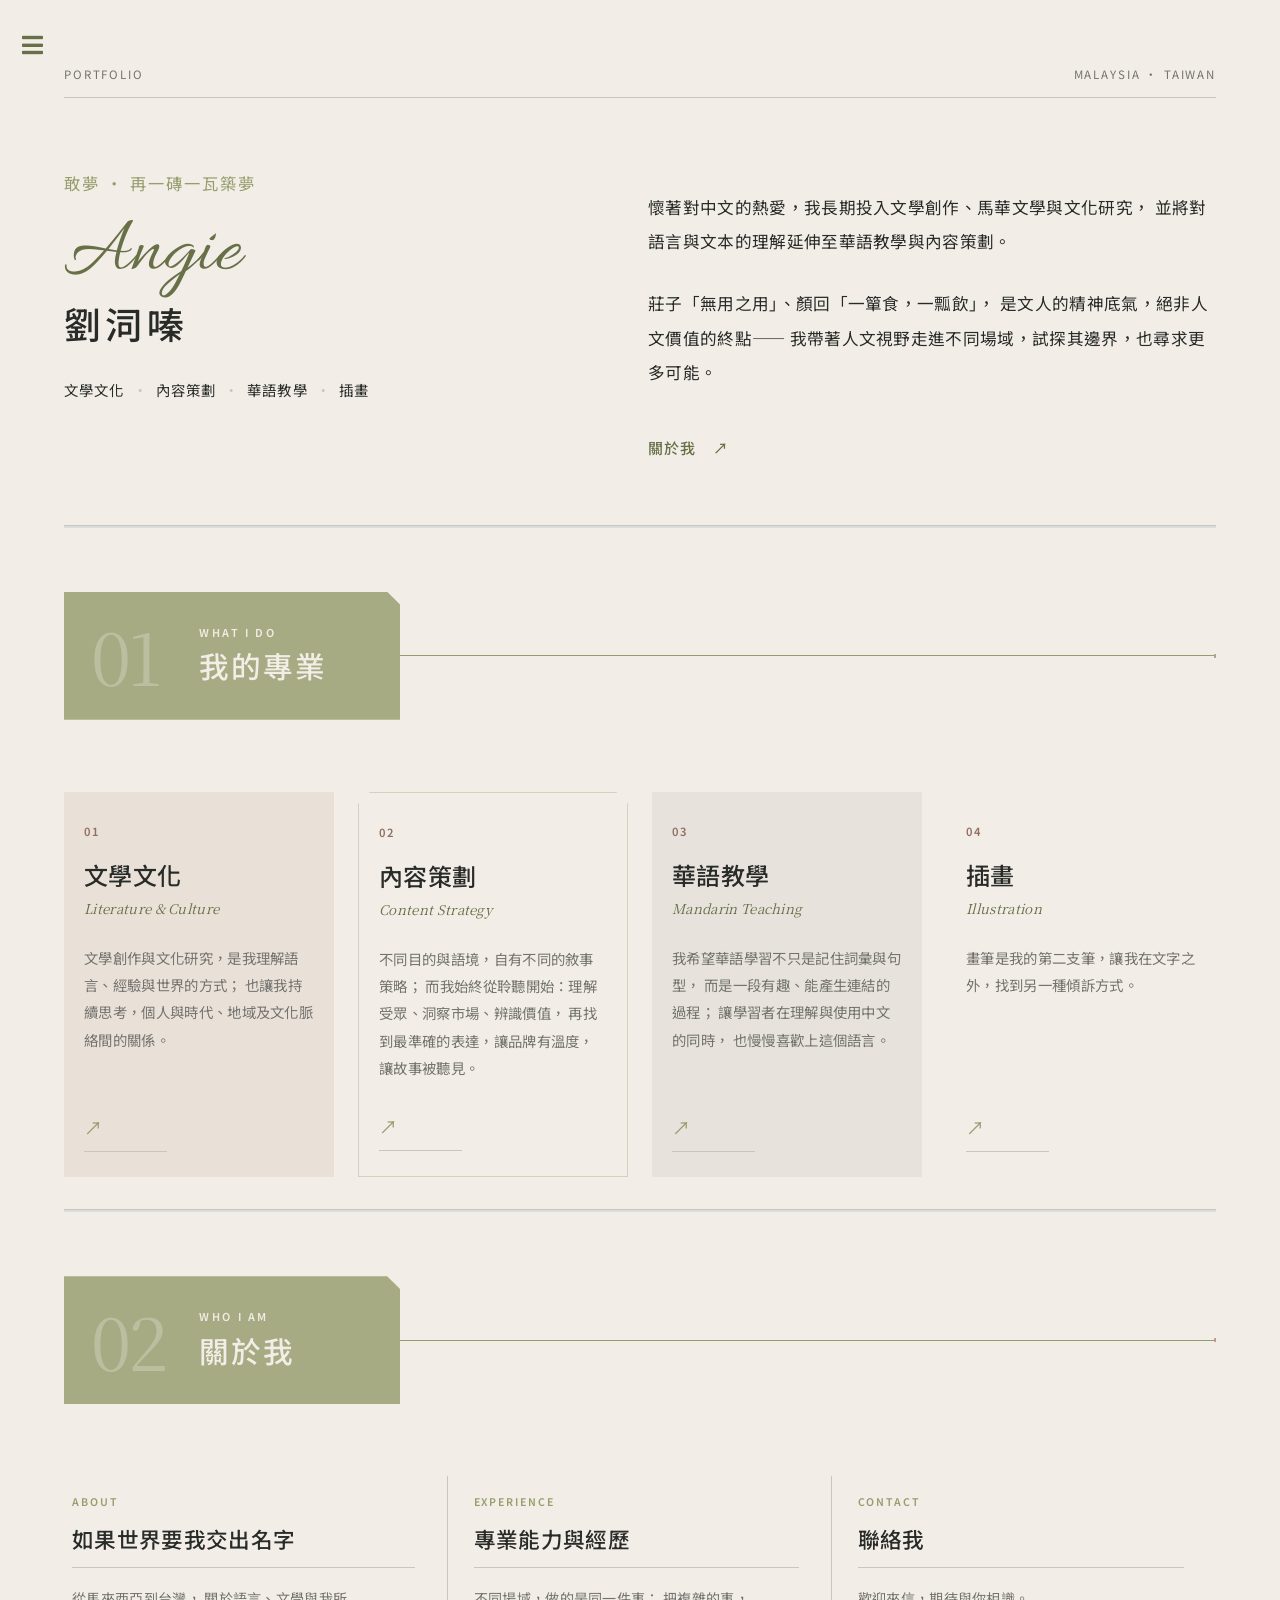
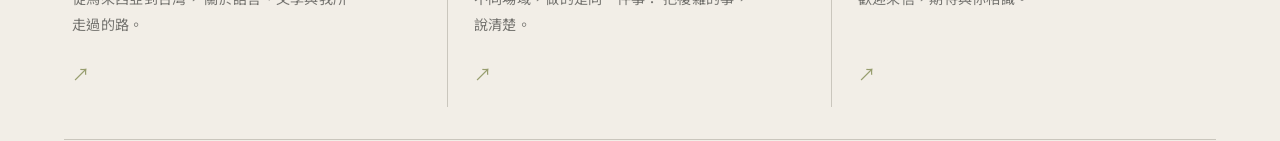
<file: index.html>
<!DOCTYPE HTML>
<!--
	Editorial by HTML5 UP
	html5up.net | @ajlkn
	Free for personal and commercial use under the CCA 3.0 license (html5up.net/license)
-->
<html lang="zh-Hant">

	<head>
		<title>Angie 劉泀嗪｜文學文化 · 內容策劃 · 華語教學 · 插畫</title>
		<meta charset="utf-8" />
		<meta name="viewport" content="width=device-width, initial-scale=1, user-scalable=no" />

		<link rel="stylesheet" href="assets/css/main.css" />
		<link rel="stylesheet" href="assets/css/visual.css" />
	</head>


	<body class="is-preload">

		<!-- Wrapper -->
		<div id="wrapper">


			<!-- Main -->
			<div id="main">

				<div class="inner">


					<!-- Hero -->
					<section class="home-hero">

						<div class="home-topline">

							<span>PORTFOLIO</span>

							<span>Malaysia · Taiwan</span>

						</div>


						<div class="home-hero-grid">


							<!-- Name -->
							<div class="home-identity">

								<p class="home-eyebrow">
									敢夢 · 再一磚一瓦築夢
								</p>

								<h1 class="home-name">

									<span class="name-en">
										Angie
									</span>

									<span class="name-zh">
										劉泀嗪
									</span>

								</h1>


								<p class="home-disciplines">

									<a href="writing.html">
										文學文化
									</a>

									<span>·</span>

									<a href="content.html">
										內容策劃
									</a>

									<span>·</span>

									<a href="teaching.html">
										華語教學
									</a>

									<span>·</span>

									<a href="illustration.html">
										插畫
									</a>

								</p>

							</div>


							<!-- Introduction -->
							<div class="home-intro">

								<p>
									懷著對中文的熱愛，我長期投入文學創作、馬華文學與文化研究，
									並將對語言與文本的理解延伸至華語教學與內容策劃。
								</p>

								<p>
									莊子「無用之用」、顏回「一簞食，一瓢飲」，
									是文人的精神底氣，絕非人文價值的終點——
									我帶著人文視野走進不同場域，試探其邊界，也尋求更多可能。
								</p>


								<p class="home-intro-link">

									<a href="about.html" class="editorial-link">
										關於我
										<span>↗</span>
									</a>

								</p>

							</div>


						</div>

					</section>



					<!-- WHAT I DO -->
					<section class="home-fields">


						<!-- Chapter Heading -->
						<div class="home-section-heading">

							<div class="section-number">
								01
							</div>

							<div class="section-heading-text">

								<p class="section-label">
									WHAT I DO
								</p>

								<h2>
									我的專業
								</h2>

							</div>

						</div>


						<!-- Editorial Fields -->
						<div class="practice-editorial-grid">


							<!-- Literature -->
							<a
								href="writing.html"
								class="practice-editorial-item practice-warm"
							>

								<span class="practice-number">
									01
								</span>

								<div class="practice-title">

									<h3>
										文學文化
									</h3>

									<span class="practice-en">
										Literature &amp; Culture
									</span>

								</div>

								<p class="practice-description">
									文學創作與文化研究，是我理解語言、經驗與世界的方式；
									也讓我持續思考，個人與時代、地域及文化脈絡間的關係。
								</p>

								<span class="practice-arrow">
									↗
								</span>

							</a>



							<!-- Content -->
							<a
								href="content.html"
								class="practice-editorial-item practice-outline"
							>

								<span class="practice-number">
									02
								</span>

								<div class="practice-title">

									<h3>
										內容策劃
									</h3>

									<span class="practice-en">
										Content Strategy
									</span>

								</div>

								<p class="practice-description">
									不同目的與語境，自有不同的敘事策略；
									而我始終從聆聽開始：理解受眾、洞察市場、辨識價值，
									再找到最準確的表達，讓品牌有溫度，讓故事被聽見。
								</p>

								<span class="practice-arrow">
									↗
								</span>

							</a>



							<!-- Teaching -->
							<a
								href="teaching.html"
								class="practice-editorial-item practice-soft"
							>

								<span class="practice-number">
									03
								</span>

								<div class="practice-title">

									<h3>
										華語教學
									</h3>

									<span class="practice-en">
										Mandarin Teaching
									</span>

								</div>

								<p class="practice-description">
									我希望華語學習不只是記住詞彙與句型，
									而是一段有趣、能產生連結的過程；
									讓學習者在理解與使用中文的同時，
									也慢慢喜歡上這個語言。
								</p>

								<span class="practice-arrow">
									↗
								</span>

							</a>



							<!-- Illustration -->
							<a
								href="illustration.html"
								class="practice-editorial-item practice-plain practice-illustration"
							>

								<span class="practice-number">
									04
								</span>

								<div class="practice-title">

									<h3>
										插畫
									</h3>

									<span class="practice-en">
										Illustration
									</span>

								</div>

								<p class="practice-description">
									畫筆是我的第二支筆，讓我在文字之外，找到另一種傾訴方式。
								</p>

								<span class="practice-arrow">
									↗
								</span>

							</a>


						</div>

					</section>



					<!-- WHO I AM -->
					<section class="home-explore">


						<!-- Chapter Heading -->
						<div class="home-section-heading">

							<div class="section-number">
								02
							</div>

							<div class="section-heading-text">

								<p class="section-label">
									WHO I AM
								</p>

								<h2>
									關於我
								</h2>

							</div>

						</div>


						<!-- Editorial Index -->
						<div class="explore-editorial-grid">


							<a
								href="about.html"
								class="explore-editorial-item"
							>

								<p class="explore-kicker">
									ABOUT
								</p>

								<h3>
									如果世界要我交出名字
								</h3>

								<p class="explore-description">
									從馬來西亞到台灣，
									關於語言、文學與我所走過的路。
								</p>

								<span class="explore-arrow">
									↗
								</span>

							</a>



							<a
								href="experience.html"
								class="explore-editorial-item explore-offset"
							>

								<p class="explore-kicker">
									EXPERIENCE
								</p>

								<h3>
									專業能力與經歷
								</h3>

								<p class="explore-description">
									不同場域，做的是同一件事：
									把複雜的事，說清楚。
								</p>

								<span class="explore-arrow">
									↗
								</span>

							</a>



							<a
								href="contact.html"
								class="explore-editorial-item"
							>

								<p class="explore-kicker">
									CONTACT
								</p>

								<h3>
									聯絡我
								</h3>

								<p class="explore-description">
									歡迎來信，期待與你相識。
								</p>

								<span class="explore-arrow">
									↗
								</span>

							</a>


						</div>

					</section>


				</div>

			</div>



			<!-- Sidebar -->
			<div id="sidebar">

				<div class="inner">


					<!-- Brand -->
					<div class="sidebar-brand">

						<a href="index.html">

							<span class="sidebar-name-en">
								Angie
							</span>

							<span class="sidebar-name-zh">
								劉泀嗪
							</span>

						</a>

					</div>



					<!-- Menu -->
					<nav id="menu">

						<ul>

							<li>
								<a href="index.html">
									首頁
								</a>
							</li>

							<li>
								<a href="writing.html">
									文學文化
								</a>
							</li>

							<li>
								<a href="content.html">
									內容策劃
								</a>
							</li>

							<li>
								<a href="teaching.html">
									華語教學
								</a>
							</li>

							<li>
								<a href="illustration.html">
									插畫
								</a>
							</li>

							<li class="sidebar-menu-space">
								<a href="about.html">
									關於我
								</a>
							</li>

							<li>
								<a href="experience.html">
									經歷
								</a>
							</li>

							<li>
								<a href="contact.html">
									聯絡我
								</a>
							</li>

						</ul>

					</nav>



					<!-- Footer -->
					<footer id="footer">

						<p class="copyright">

							&copy; Angie 劉泀嗪.<br />
							All rights reserved.<br />

							Design:
							<a href="https://html5up.net">
								HTML5 UP
							</a>.

						</p>

					</footer>


				</div>

			</div>


		</div>



		<!-- Scripts -->
		<script src="assets/js/jquery.min.js"></script>
		<script src="assets/js/browser.min.js"></script>
		<script src="assets/js/breakpoints.min.js"></script>
		<script src="assets/js/util.js"></script>
		<script src="assets/js/main.js"></script>
		<script src="assets/js/angie-cursor.js"></script>

	</body>

</html>
</file>
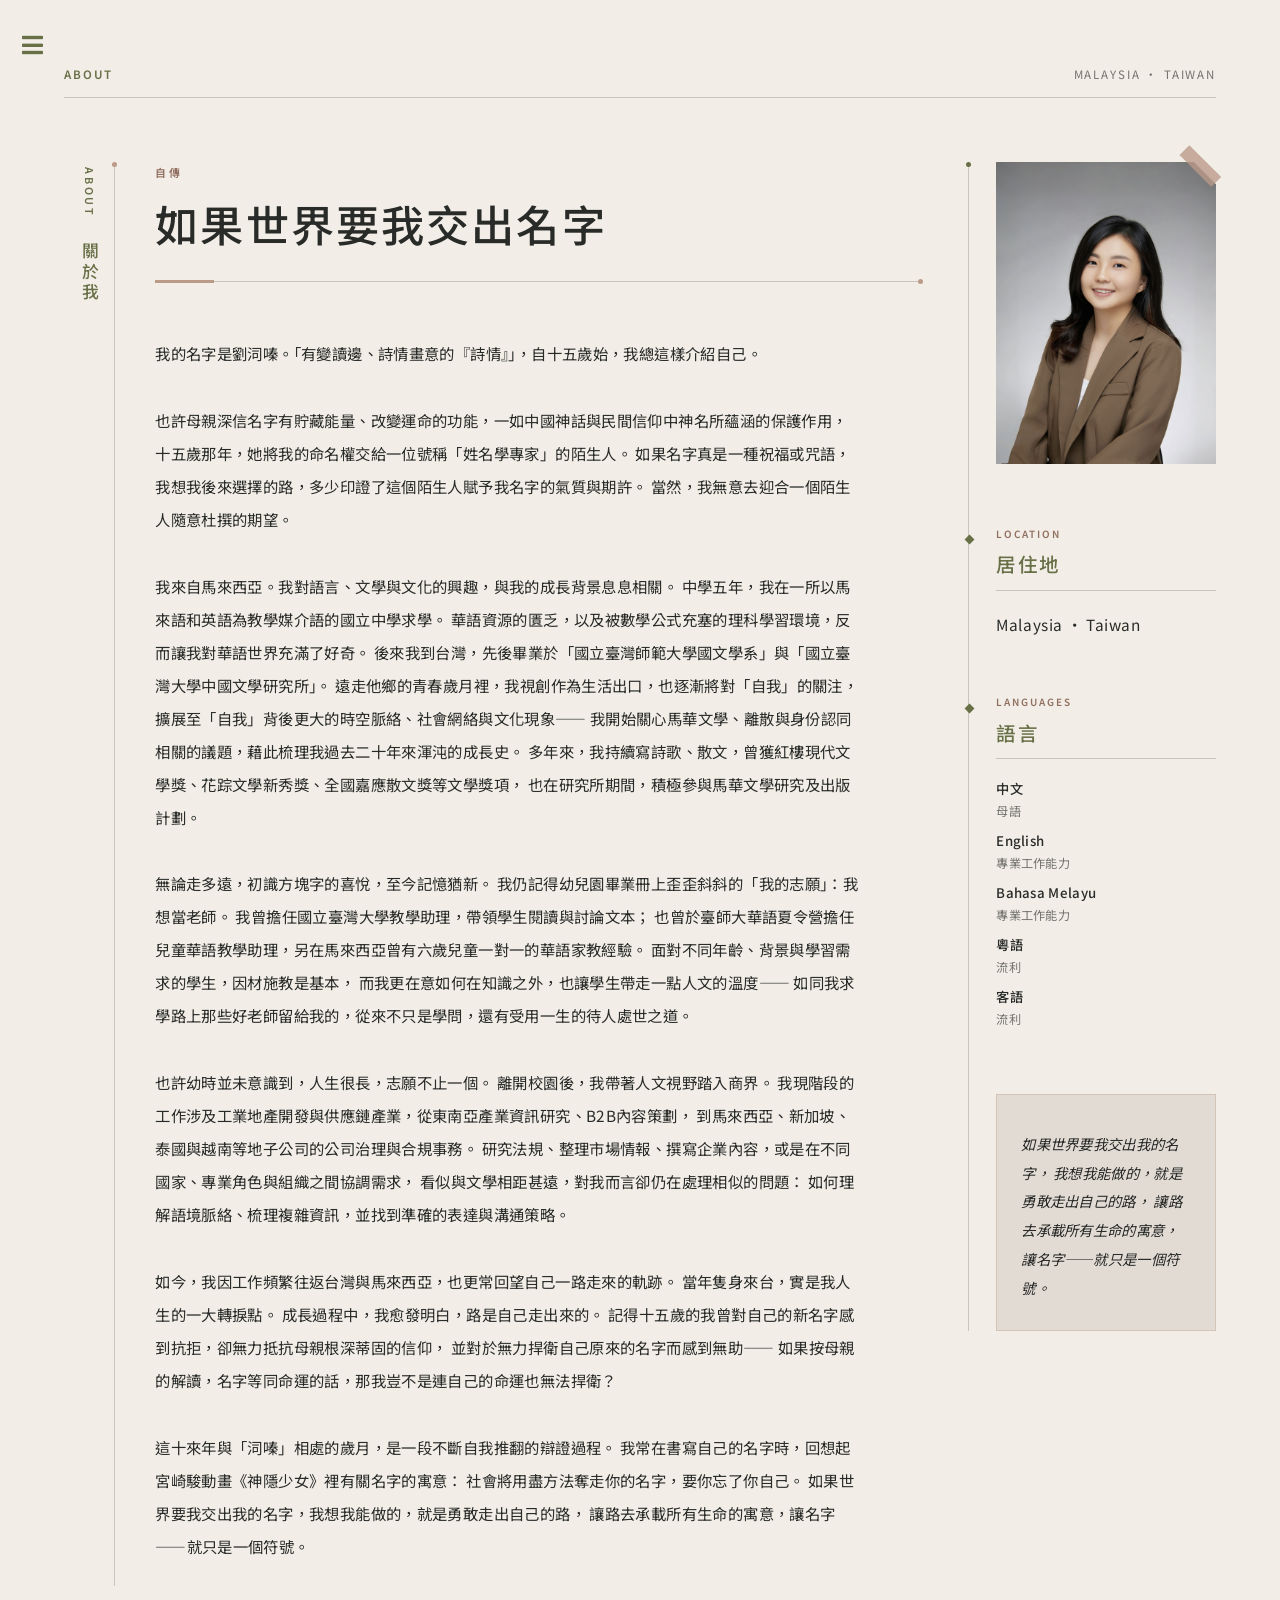
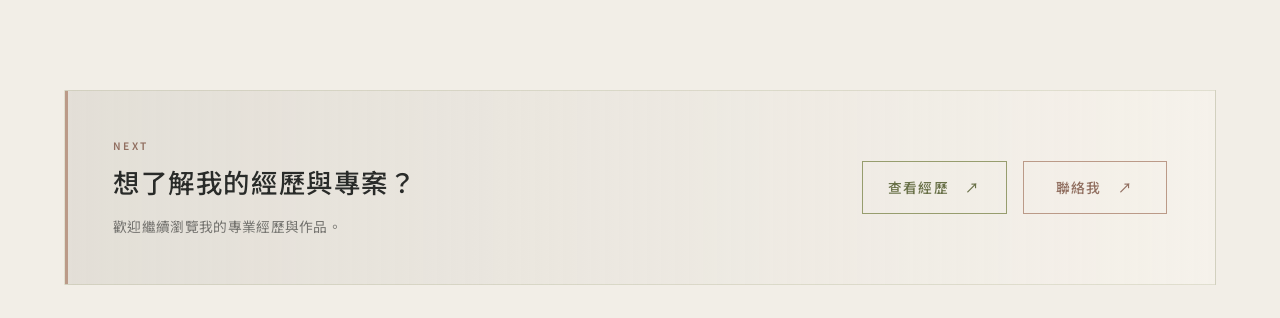
<file: about.html>
<!DOCTYPE HTML>
<!--
	Editorial by HTML5 UP
	html5up.net | @ajlkn
	Free for personal and commercial use under the CCA 3.0 license (html5up.net/license)
-->
<html lang="zh-Hant">

	<head>

		<title>關於我｜Angie 劉泀嗪</title>

		<meta charset="utf-8" />

		<meta
			name="viewport"
			content="width=device-width, initial-scale=1, user-scalable=no"
		/>

		<link
			rel="stylesheet"
			href="assets/css/main.css"
		/>

		<link
			rel="stylesheet"
			href="assets/css/visual.css"
		/>

	</head>


	<body class="is-preload">


		<!-- Wrapper -->
		<div id="wrapper">


			<!-- Main -->
			<div id="main">

				<div class="inner">


					<!-- About Page -->
					<section class="about-page">


						<!-- Page Topline -->
						<div class="about-topline">

							<span>
								ABOUT
							</span>

							<span>
								Malaysia · Taiwan
							</span>

						</div>



						<!-- Editorial Layout -->
						<div class="about-editorial-layout">


							<!-- Left Editorial Rail -->
							<aside class="about-rail">

								<div class="about-rail-inner">

									<span class="about-rail-en">
										ABOUT
									</span>

									<span class="about-rail-zh">
										關於我
									</span>

								</div>

							</aside>



							<!-- Essay -->
							<article class="about-essay">


								<header class="about-essay-header">

									<p class="about-essay-kicker">
										自傳
									</p>

									<h1>
										如果世界要我交出名字
									</h1>

									<div class="about-title-line"></div>

								</header>



								<div class="about-essay-body">


									<p>
										我的名字是劉泀嗪。「有變讀邊、詩情畫意的『詩情』」，自十五歲始，我總這樣介紹自己。
									</p>

									<p>
										也許母親深信名字有貯藏能量、改變運命的功能，一如中國神話與民間信仰中神名所蘊涵的保護作用，
										十五歲那年，她將我的命名權交給一位號稱「姓名學專家」的陌生人。
										如果名字真是一種祝福或咒語，我想我後來選擇的路，多少印證了這個陌生人賦予我名字的氣質與期許。
										當然，我無意去迎合一個陌生人隨意杜撰的期望。
									</p>


									<p>
										我來自馬來西亞。我對語言、文學與文化的興趣，與我的成長背景息息相關。
										中學五年，我在一所以馬來語和英語為教學媒介語的國立中學求學。
										華語資源的匱乏，以及被數學公式充塞的理科學習環境，反而讓我對華語世界充滿了好奇。
										後來我到台灣，先後畢業於「國立臺灣師範大學國文學系」與「國立臺灣大學中國文學研究所」。
										遠走他鄉的青春歲月裡，我視創作為生活出口，也逐漸將對「自我」的關注，
										擴展至「自我」背後更大的時空脈絡、社會網絡與文化現象——
										我開始關心馬華文學、離散與身份認同相關的議題，藉此梳理我過去二十年來渾沌的成長史。
										多年來，我持續寫詩歌、散文，曾獲紅樓現代文學獎、花踪文學新秀獎、全國嘉應散文獎等文學獎項，
										也在研究所期間，積極參與馬華文學研究及出版計劃。
									</p>


									<p>
										無論走多遠，初識方塊字的喜悅，至今記憶猶新。
										我仍記得幼兒園畢業冊上歪歪斜斜的「我的志願」：我想當老師。
										我曾擔任國立臺灣大學教學助理，帶領學生閱讀與討論文本；
										也曾於臺師大華語夏令營擔任兒童華語教學助理，另在馬來西亞曾有六歲兒童一對一的華語家教經驗。
										面對不同年齡、背景與學習需求的學生，因材施教是基本，
										而我更在意如何在知識之外，也讓學生帶走一點人文的溫度——
										如同我求學路上那些好老師留給我的，從來不只是學問，還有受用一生的待人處世之道。
									</p>


									<p>
										也許幼時並未意識到，人生很長，志願不止一個。
										離開校園後，我帶著人文視野踏入商界。
										我現階段的工作涉及工業地產開發與供應鏈產業，從東南亞產業資訊研究、B2B內容策劃，
										到馬來西亞、新加坡、泰國與越南等地子公司的公司治理與合規事務。
										研究法規、整理市場情報、撰寫企業內容，或是在不同國家、專業角色與組織之間協調需求，
										看似與文學相距甚遠，對我而言卻仍在處理相似的問題：
										如何理解語境脈絡、梳理複雜資訊，並找到準確的表達與溝通策略。
									</p>


									<p>
										如今，我因工作頻繁往返台灣與馬來西亞，也更常回望自己一路走來的軌跡。
										當年隻身來台，實是我人生的一大轉捩點。
										成長過程中，我愈發明白，路是自己走出來的。
										記得十五歲的我曾對自己的新名字感到抗拒，卻無力抵抗母親根深蒂固的信仰，
										並對於無力捍衛自己原來的名字而感到無助——
										如果按母親的解讀，名字等同命運的話，那我豈不是連自己的命運也無法捍衛？
									</p>	


									<p>
										這十來年與「泀嗪」相處的歲月，是一段不斷自我推翻的辯證過程。
										我常在書寫自己的名字時，回想起宮崎駿動畫《神隱少女》裡有關名字的寓意：
										社會將用盡方法奪走你的名字，要你忘了你自己。
										如果世界要我交出我的名字，我想我能做的，就是勇敢走出自己的路，
										讓路去承載所有生命的寓意，讓名字——就只是一個符號。
									</p>


								</div>


							</article>



							<!-- Editorial Margin -->
							<aside class="about-margin">


								<!-- Portrait -->
								<figure class="about-margin-photo">

									<div class="about-photo-frame">

										<img
											src="images/about-angie-web.jpg"
											alt="Angie 劉泀嗪"
										/>

									</div>

									<span class="about-photo-accent"></span>

								</figure>



								<!-- Location -->
								<section class="about-margin-section">

									<p class="about-margin-label">
										LOCATION
									</p>

									<h2>
										居住地
									</h2>

									<div class="about-margin-rule"></div>

									<p class="about-location">
										Malaysia · Taiwan
									</p>

								</section>



								<!-- Languages -->
								<section class="about-margin-section">

									<p class="about-margin-label">
										LANGUAGES
									</p>

									<h2>
										語言
									</h2>

									<div class="about-margin-rule"></div>


									<div class="about-language-list">

										<p>

											<span class="language-name">
												中文
											</span>

											<span class="language-level">
												母語
											</span>

										</p>


										<p>

											<span class="language-name">
												English
											</span>

											<span class="language-level">
												專業工作能力
											</span>

										</p>


										<p>

											<span class="language-name">
												Bahasa Melayu
											</span>

											<span class="language-level">
												專業工作能力
											</span>

										</p>


										<p>

											<span class="language-name">
												粵語
											</span>

											<span class="language-level">
												流利
											</span>

										</p>


										<p>

											<span class="language-name">
												客語
											</span>

											<span class="language-level">
												流利
											</span>

										</p>

									</div>

								</section>



								<!-- Pull Quote -->
								<blockquote class="about-margin-quote">

									
									<p>
										如果世界要我交出我的名字，
										我想我能做的，就是勇敢走出自己的路，
										讓路去承載所有生命的寓意，
										讓名字——就只是一個符號。
									</p>

								</blockquote>


							</aside>


						</div>



						<!-- CTA -->
						<section class="about-cta">


							<div class="about-cta-copy">

								<p class="about-cta-kicker">
									NEXT
								</p>

								<h2>
									想了解我的經歷與專案？
								</h2>

								<p>
									歡迎繼續瀏覽我的專業經歷與作品。
								</p>

							</div>



							<div class="about-cta-actions">


								<a
									href="experience.html"
									class="about-cta-link about-cta-primary"
								>

									查看經歷

									<span>
										↗
									</span>

								</a>


								<a
									href="contact.html"
									class="about-cta-link about-cta-secondary"
								>

									聯絡我

									<span>
										↗
									</span>

								</a>


							</div>


						</section>


					</section>


				</div>

			</div>



			<!-- Sidebar -->
			<div id="sidebar">

				<div class="inner">


					<!-- Brand -->
					<div class="sidebar-brand">

						<a href="index.html">

							<span class="sidebar-name-en">
								Angie
							</span>

							<span class="sidebar-name-zh">
								劉泀嗪
							</span>

						</a>

					</div>



					<!-- Menu -->
					<nav id="menu">

						<ul>

							<li>
								<a href="index.html">
									首頁
								</a>
							</li>

							<li>
								<a href="writing.html">
									文學文化
								</a>
							</li>

							<li>
								<a href="content.html">
									內容策劃
								</a>
							</li>

							<li>
								<a href="teaching.html">
									華語教學
								</a>
							</li>

							<li>
								<a href="illustration.html">
									插畫
								</a>
							</li>

							<li class="sidebar-menu-space">
								<a href="about.html">
									關於我
								</a>
							</li>

							<li>
								<a href="experience.html">
									經歷
								</a>
							</li>

							<li>
								<a href="contact.html">
									聯絡我
								</a>
							</li>

						</ul>

					</nav>



					<!-- Footer -->
					<footer id="footer">

						<p class="copyright">

							&copy; Angie 劉泀嗪.<br />
							All rights reserved.<br />

							Design:
							<a href="https://html5up.net">
								HTML5 UP
							</a>.

						</p>

					</footer>


				</div>

			</div>


		</div>



		<!-- Scripts -->
		<script src="assets/js/jquery.min.js"></script>
		<script src="assets/js/browser.min.js"></script>
		<script src="assets/js/breakpoints.min.js"></script>
		<script src="assets/js/util.js"></script>
		<script src="assets/js/main.js"></script>
		<script src="assets/js/angie-cursor.js"></script>


	</body>

</html>
</file>
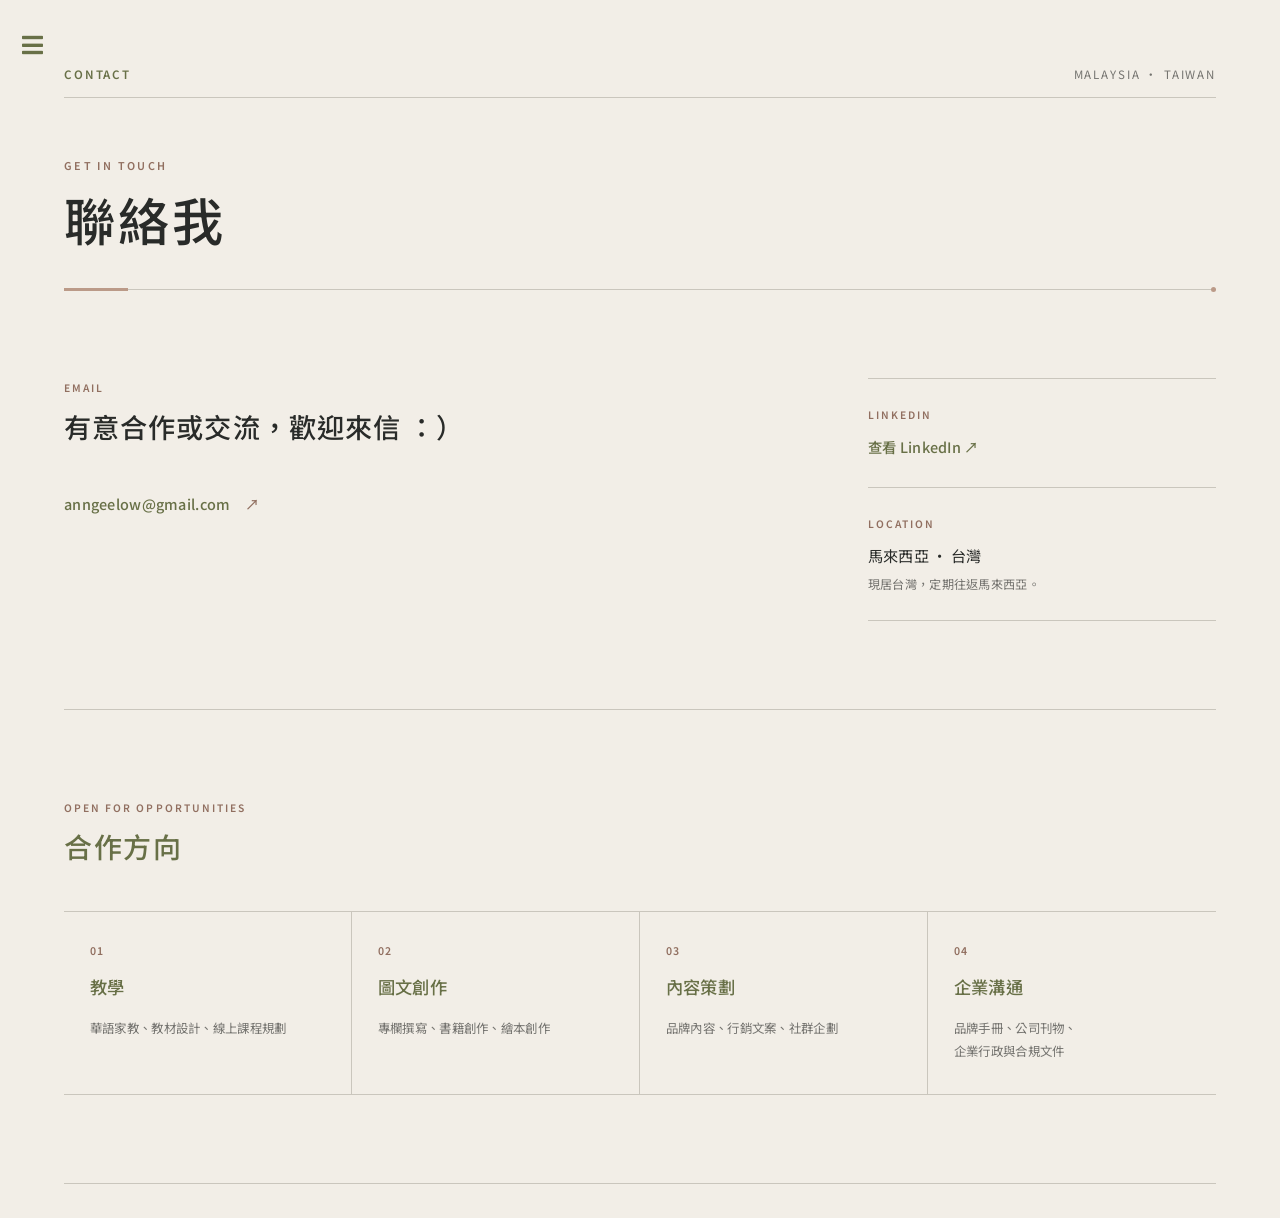
<file: contact.html>
<!DOCTYPE HTML>
<!--
	Editorial by HTML5 UP
	html5up.net | @ajlkn
	Free for personal and commercial use under the CCA 3.0 license (html5up.net/license)
-->
<html lang="zh-Hant">

	<head>

		<title>聯絡我｜Angie 劉泀嗪</title>

		<meta charset="utf-8" />

		<meta
			name="viewport"
			content="width=device-width, initial-scale=1, user-scalable=no"
		/>

		<link rel="stylesheet" href="assets/css/main.css" />
		<link rel="stylesheet" href="assets/css/visual.css" />

	</head>


	<body class="is-preload">


		<!-- Wrapper -->
		<div id="wrapper">


			<!-- Main -->
			<div id="main">

				<div class="inner">


					<!-- Contact Page -->
					<section class="contact-page">


						<!-- ==================================================
							 TOPLINE
							 ================================================== -->

						<div class="contact-topline">

							<span>
								CONTACT
							</span>

							<span>
								Malaysia · Taiwan
							</span>

						</div>



						<!-- ==================================================
							 PAGE HEADER
							 ================================================== -->

						<header class="contact-header">

							<p class="contact-kicker">
								GET IN TOUCH
							</p>

							<h1>
								聯絡我
							</h1>

									

							<div class="contact-title-line"></div>

						</header>



						<!-- ==================================================
							 PRIMARY CONTACT
							 ================================================== -->

						<section class="contact-primary">


							<div class="contact-primary-main">

								<p class="contact-section-kicker">
									EMAIL
								</p>

								<h2>
									有意合作或交流，歡迎來信 ：）
								</h2>

								<a
									class="contact-email"
									href="mailto:anngeelow@gmail.com"
								>
									anngeelow@gmail.com
									<span>↗</span>
								</a>

								

							</div>



							<div class="contact-primary-meta">


								<div class="contact-meta-item">

									<p class="contact-meta-label">
										LINKEDIN
									</p>

									<a
										href="https://www.linkedin.com/in/anngeelow/"
										target="_blank"
										rel="noopener noreferrer"
									>
										查看 LinkedIn ↗
									</a>

								</div>



								<div class="contact-meta-item">

									<p class="contact-meta-label">
										LOCATION
									</p>

									<p>
										馬來西亞 · 台灣
									</p>

									<span>
										現居台灣，定期往返馬來西亞。
									</span>

								</div>


							</div>


						</section>



						<!-- ==================================================
							 COLLABORATION
							 ================================================== -->

						<!-- ==================================================
     COLLABORATION
     ================================================== -->

<section class="contact-collaboration">


	<header class="contact-section-heading">

		<p>
			OPEN FOR OPPORTUNITIES
		</p>

		<h2>
			合作方向
		</h2>

	</header>



	<div class="contact-collaboration-grid">


		<article class="contact-collaboration-item">

			<span class="contact-collaboration-number">
				01
			</span>

			<h3>
				教學
			</h3>

			<p>
				華語家教、教材設計、線上課程規劃
			</p>

		</article>



		<article class="contact-collaboration-item">

			<span class="contact-collaboration-number">
				02
			</span>

			<h3>
				圖文創作
			</h3>

			<p>
				專欄撰寫、書籍創作、繪本創作
			</p>

		</article>



		<article class="contact-collaboration-item">

			<span class="contact-collaboration-number">
				03
			</span>

			<h3>
				內容策劃
			</h3>

			<p>
				品牌內容、行銷文案、社群企劃
			</p>

		</article>



		<article class="contact-collaboration-item">

			<span class="contact-collaboration-number">
				04
			</span>

			<h3>
				企業溝通
			</h3>

			<p>
				品牌手冊、公司刊物、
			</p>
			<p>
				企業行政與合規文件
			</p>

		</article>


	</div>


</section>





					

								


					</section>


				</div>

			</div>



			<!-- ==================================================
				 SIDEBAR
				 ================================================== -->

			<div id="sidebar">

				<div class="inner">


					<!-- Brand -->
					<div class="sidebar-brand">

						<a href="index.html">

							<span class="sidebar-name-en">
								Angie
							</span>

							<span class="sidebar-name-zh">
								劉泀嗪
							</span>

						</a>

					</div>



					<!-- Menu -->
					<nav id="menu">

						<ul>

							<li>
								<a href="index.html">
									首頁
								</a>
							</li>

							<li>
								<a href="writing.html">
									文學文化
								</a>
							</li>

							<li>
								<a href="content.html">
									內容策劃
								</a>
							</li>

							<li>
								<a href="teaching.html">
									華語教學
								</a>
							</li>

							<li>
								<a href="illustration.html">
									插畫
								</a>
							</li>

							<li class="sidebar-menu-space">
								<a href="about.html">
									關於我
								</a>
							</li>

							<li>
								<a href="experience.html">
									經歷
								</a>
							</li>

							<li>
								<a href="contact.html">
									聯絡我
								</a>
							</li>

						</ul>

					</nav>



					<!-- Footer -->
					<footer id="footer">

						<p class="copyright">

							&copy; Angie 劉泀嗪.<br />
							All rights reserved.<br />

							Design:
							<a href="https://html5up.net">
								HTML5 UP
							</a>.

						</p>

					</footer>


				</div>

			</div>


		</div>



		<!-- Scripts -->
		<script src="assets/js/jquery.min.js"></script>
		<script src="assets/js/browser.min.js"></script>
		<script src="assets/js/breakpoints.min.js"></script>
		<script src="assets/js/util.js"></script>
		<script src="assets/js/main.js"></script>
		<script src="assets/js/angie-cursor.js"></script>


	</body>

</html>
</file>
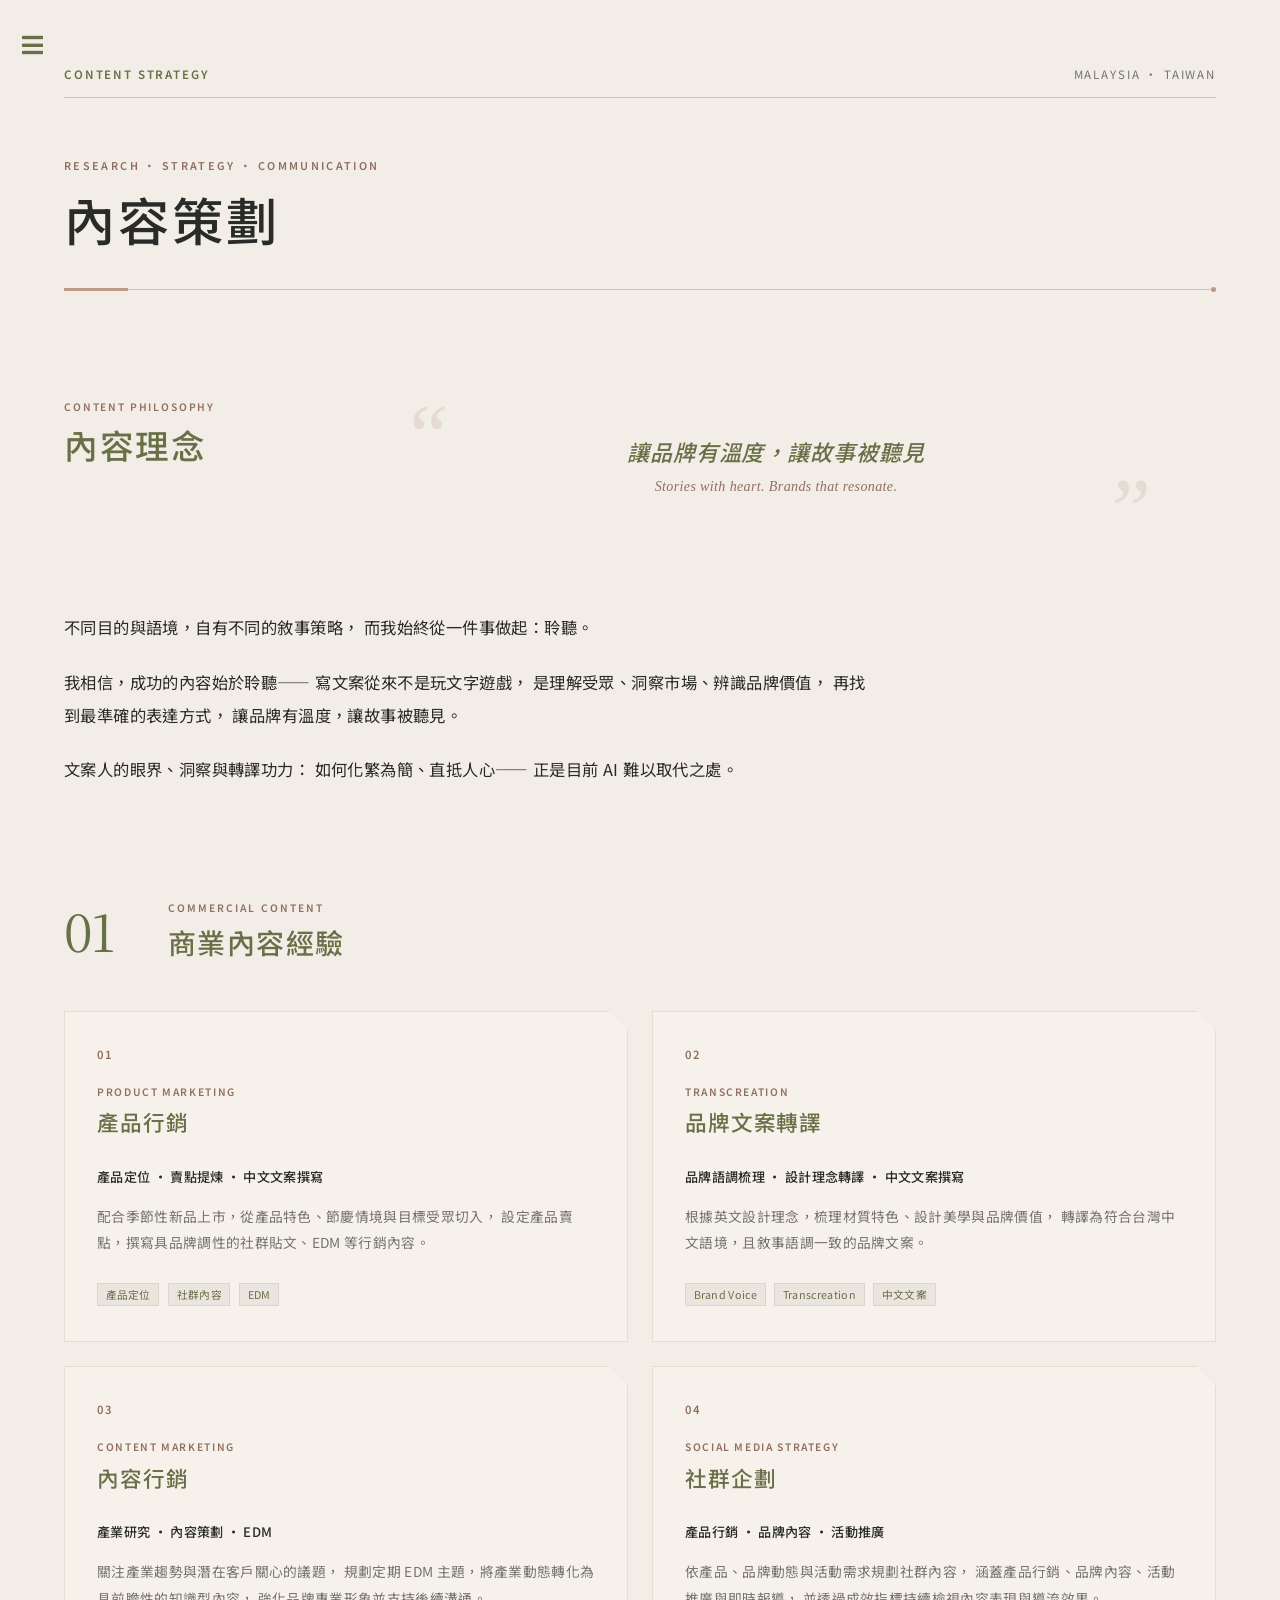
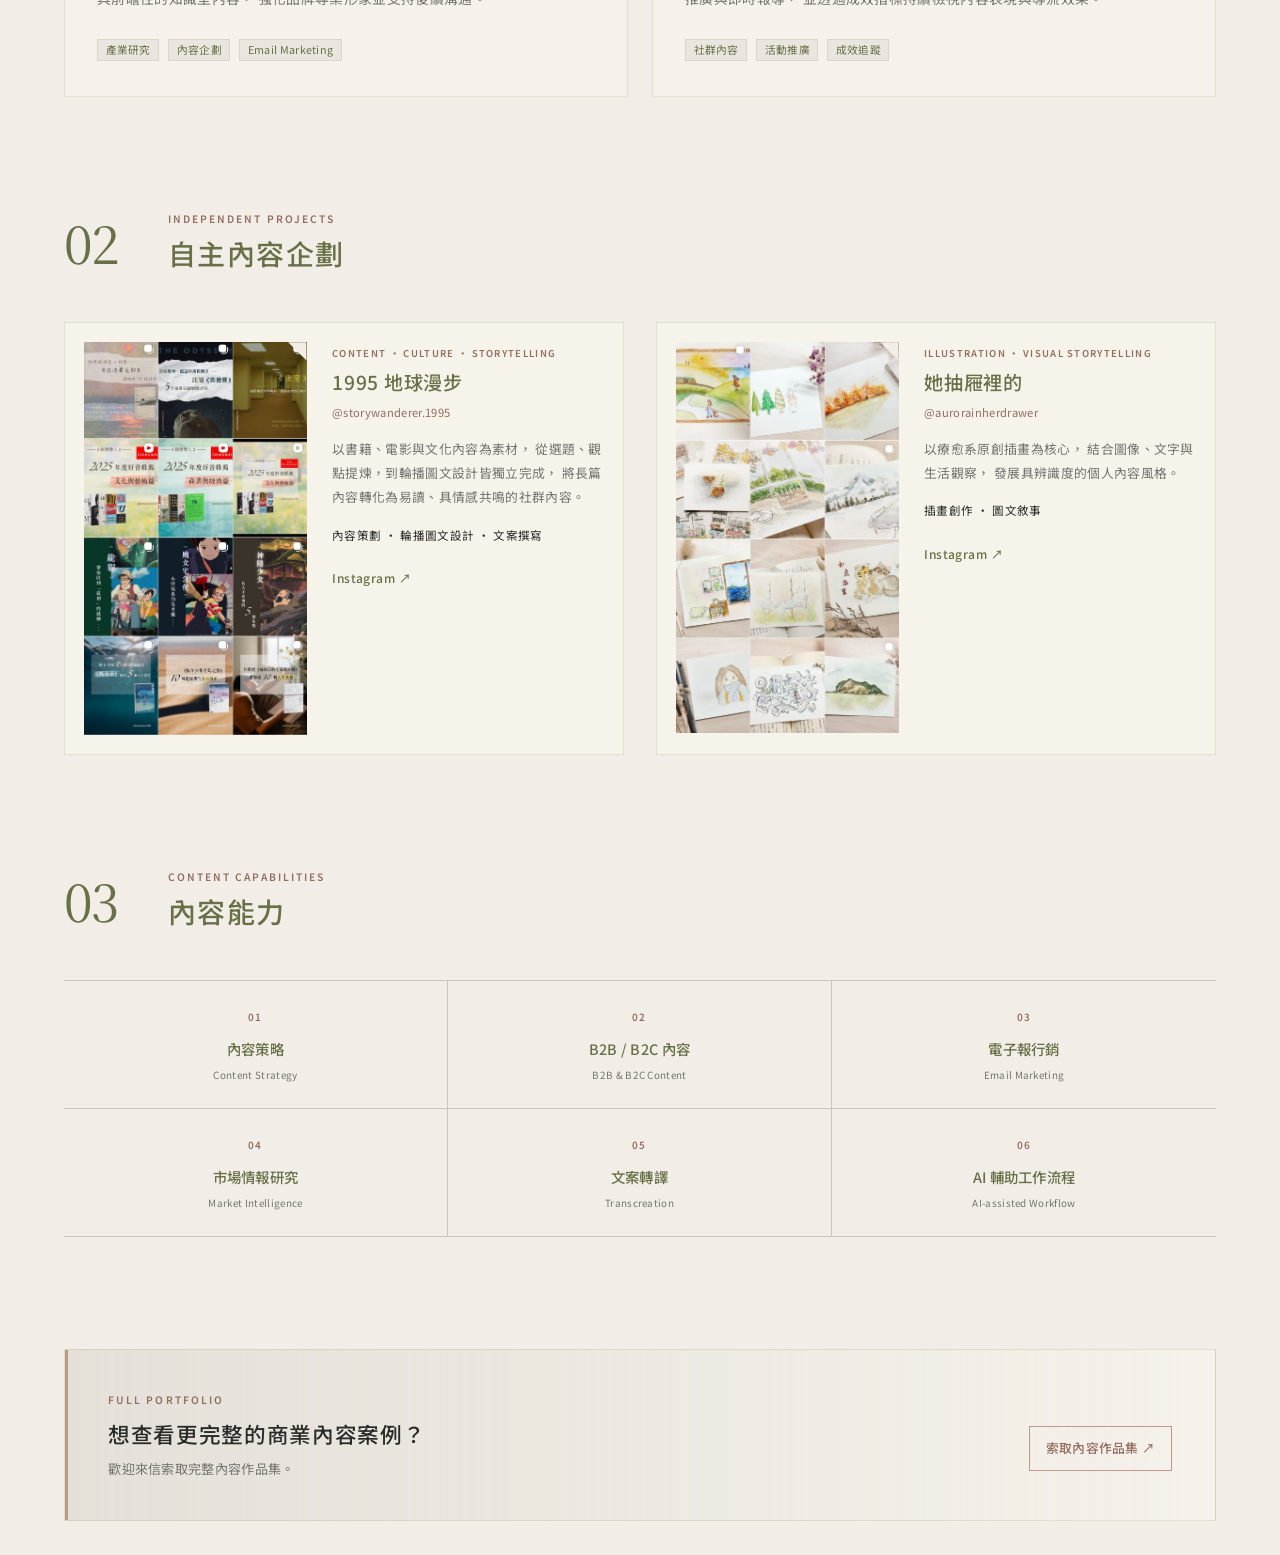
<file: content.html>
<!DOCTYPE HTML>
<!--
	Editorial by HTML5 UP
	html5up.net | @ajlkn
	Free for personal and commercial use under the CCA 3.0 license (html5up.net/license)
-->
<html lang="zh-Hant">

	<head>

		<title>內容策劃｜Angie 劉泀嗪</title>

		<meta charset="utf-8" />

		<meta
			name="viewport"
			content="width=device-width, initial-scale=1, user-scalable=no"
		/>

		<link rel="stylesheet" href="assets/css/main.css" />
		<link rel="stylesheet" href="assets/css/visual.css" />

	</head>


	<body class="is-preload">


		<!-- Wrapper -->
		<div id="wrapper">


			<!-- Main -->
			<div id="main">

				<div class="inner">


					<!-- Content Strategy Page -->
					<section class="content-page">


						<!-- ==================================================
							 TOPLINE
							 ================================================== -->

						<div class="content-topline">

							<span>
								CONTENT STRATEGY
							</span>

							<span>
								Malaysia · Taiwan
							</span>

						</div>



						<!-- ==================================================
							 PAGE HEADER
							 ================================================== -->

						<header class="content-header">

							<p class="content-kicker">
								RESEARCH · STRATEGY · COMMUNICATION
							</p>

							<h1>
								內容策劃
							</h1>

							<div class="content-title-line"></div>

						</header>



						<!-- ==================================================
							 CONTENT PHILOSOPHY
							 ================================================== -->

						<section class="content-philosophy-section">


							<div class="content-philosophy-grid">


								<!-- Philosophy Heading -->
								<div class="content-philosophy-heading">

									<p class="content-philosophy-kicker">
										CONTENT PHILOSOPHY
									</p>

									<h2>
										內容理念
									</h2>

								</div>



								<!-- Featured Quote -->
								<div class="content-philosophy-main">

									<blockquote class="content-philosophy-quote">

										<p class="content-philosophy-quote-zh">
											讓品牌有溫度，讓故事被聽見
										</p>

										<p class="content-philosophy-quote-en">
											Stories with heart. Brands that resonate.
										</p>

									</blockquote>

								</div>



								<!-- Philosophy Copy -->
								<div class="content-philosophy-text">

									<p>
										不同目的與語境，自有不同的敘事策略，
										而我始終從一件事做起：聆聽。
									</p>

									<p>
										我相信，成功的內容始於聆聽——
										寫文案從來不是玩文字遊戲，
										是理解受眾、洞察市場、辨識品牌價值，
										再找到最準確的表達方式，
										讓品牌有溫度，讓故事被聽見。
									</p>

									<p>
										文案人的眼界、洞察與轉譯功力：
										如何化繁為簡、直抵人心——
										正是目前 AI 難以取代之處。
									</p>

								</div>


							</div>


						</section>



						<!-- ==================================================
							 01 COMMERCIAL CONTENT
							 ================================================== -->

						<section class="content-section content-selected">


							<header class="content-section-heading">

								<span class="content-section-number">
									01
								</span>

								<div>

									<p>
										COMMERCIAL CONTENT
									</p>

									<h2>
										商業內容經驗
									</h2>

								</div>

							</header>



							<div class="content-project-grid">


								<!-- Project 01 -->
								<article class="content-project-card">

									<span class="content-project-number">
										01
									</span>

									<p class="content-project-en">
										PRODUCT MARKETING
									</p>

									<h3>
										產品行銷
									</h3>

									<p class="content-project-skills">
										產品定位 · 賣點提煉 · 中文文案撰寫
									</p>

									<p class="content-project-description">
										配合季節性新品上市，從產品特色、節慶情境與目標受眾切入，
										設定產品賣點，撰寫具品牌調性的社群貼文、EDM 等行銷內容。
									</p>

									<div class="content-project-tags">

										<span>
											產品定位
										</span>

										<span>
											社群內容
										</span>

										<span>
											EDM
										</span>

									</div>

								</article>



								<!-- Project 02 -->
								<article class="content-project-card">

									<span class="content-project-number">
										02
									</span>

									<p class="content-project-en">
										TRANSCREATION
									</p>

									<h3>
										品牌文案轉譯
									</h3>

									<p class="content-project-skills">
										品牌語調梳理 · 設計理念轉譯 · 中文文案撰寫
									</p>

									<p class="content-project-description">
										根據英文設計理念，梳理材質特色、設計美學與品牌價值，
										轉譯為符合台灣中文語境，且敘事語調一致的品牌文案。
									</p>

									<div class="content-project-tags">

										<span>
											Brand Voice
										</span>

										<span>
											Transcreation
										</span>

										<span>
											中文文案
										</span>

									</div>

								</article>



								<!-- Project 03 -->
								<article class="content-project-card">

									<span class="content-project-number">
										03
									</span>

									<p class="content-project-en">
										CONTENT MARKETING
									</p>

									<h3>
										內容行銷
									</h3>

									<p class="content-project-skills">
										產業研究 · 內容策劃 · EDM
									</p>

									<p class="content-project-description">
										關注產業趨勢與潛在客戶關心的議題，
										規劃定期 EDM 主題，將產業動態轉化為具前瞻性的知識型內容，
										強化品牌專業形象並支持後續溝通。
									</p>

									<div class="content-project-tags">

										<span>
											產業研究
										</span>

										<span>
											內容企劃
										</span>

										<span>
											Email Marketing
										</span>

									</div>

								</article>



								<!-- Project 04 -->
								<article class="content-project-card">

									<span class="content-project-number">
										04
									</span>

									<p class="content-project-en">
										SOCIAL MEDIA STRATEGY
									</p>

									<h3>
										社群企劃
									</h3>

									<p class="content-project-skills">
										產品行銷 · 品牌內容 · 活動推廣
									</p>

									<p class="content-project-description">
										依產品、品牌動態與活動需求規劃社群內容，
										涵蓋產品行銷、品牌內容、活動推廣與即時報導，
										並透過成效指標持續檢視內容表現與導流效果。
									</p>

									<div class="content-project-tags">

										<span>
											社群內容
										</span>

										<span>
											活動推廣
										</span>

										<span>
											成效追蹤
										</span>

									</div>

								</article>


							</div>


						</section>



						<!-- ==================================================
							 02 INDEPENDENT PROJECTS
							 ================================================== -->

						<section class="content-section content-independent">


							<header class="content-section-heading">

								<span class="content-section-number">
									02
								</span>

								<div>

									<p>
										INDEPENDENT PROJECTS
									</p>

									<h2>
										自主內容企劃
									</h2>

								</div>

							</header>



							<div class="content-independent-grid">


								<!-- 1995 地球漫步 -->
								<article class="content-independent-card">

									<figure class="content-independent-image">

										<img
											src="images/content-storywanderer.jpeg"
											alt="1995 地球漫步社群內容作品"
											loading="lazy"
										/>

									</figure>


									<div class="content-independent-copy">

										<p class="content-independent-label">
											CONTENT · CULTURE · STORYTELLING
										</p>

										<h3>
											1995 地球漫步
										</h3>

										<p class="content-independent-handle">
											@storywanderer.1995
										</p>

										<p>
											以書籍、電影與文化內容為素材，
											從選題、觀點提煉，到輪播圖文設計皆獨立完成，
											將長篇內容轉化為易讀、具情感共鳴的社群內容。
										</p>

										<p class="content-independent-skills">
											內容策劃 · 輪播圖文設計 · 文案撰寫
										</p>

										<a
											class="content-independent-link"
											href="https://www.instagram.com/storywanderer.1995/"
											target="_blank"
											rel="noopener noreferrer"
										>
											Instagram ↗
										</a>

									</div>

								</article>



								<!-- 她抽屜裡的 -->
								<article class="content-independent-card">

									<figure class="content-independent-image">

										<img
											src="images/content-aurora.jpeg"
											alt="她抽屜裡的插畫與圖文作品"
											loading="lazy"
										/>

									</figure>


									<div class="content-independent-copy">

										<p class="content-independent-label">
											ILLUSTRATION · VISUAL STORYTELLING
										</p>

										<h3>
											她抽屜裡的
										</h3>

										<p class="content-independent-handle">
											@aurorainherdrawer
										</p>

										<p>
											以療愈系原創插畫為核心，
											結合圖像、文字與生活觀察，
											發展具辨識度的個人內容風格。
										</p>

										<p class="content-independent-skills">
											插畫創作 · 圖文敘事
										</p>

										<a
											class="content-independent-link"
											href="https://www.instagram.com/aurorainherdrawer/"
											target="_blank"
											rel="noopener noreferrer"
										>
											Instagram ↗
										</a>

									</div>

								</article>


							</div>


						</section>



						<!-- ==================================================
							 03 CONTENT CAPABILITIES
							 ================================================== -->

						<section class="content-section content-capabilities">


							<header class="content-section-heading">

								<span class="content-section-number">
									03
								</span>

								<div>

									<p>
										CONTENT CAPABILITIES
									</p>

									<h2>
										內容能力
									</h2>

								</div>

							</header>



							<div class="content-capability-grid">


								<div class="content-capability-item">

									<span class="content-capability-number">
										01
									</span>

									<h3>
										內容策略
									</h3>

									<p>
										Content Strategy
									</p>

								</div>



								<div class="content-capability-item">

									<span class="content-capability-number">
										02
									</span>

									<h3>
										B2B / B2C 內容
									</h3>

									<p>
										B2B &amp; B2C Content
									</p>

								</div>



								<div class="content-capability-item">

									<span class="content-capability-number">
										03
									</span>

									<h3>
										電子報行銷
									</h3>

									<p>
										Email Marketing
									</p>

								</div>



								<div class="content-capability-item">

									<span class="content-capability-number">
										04
									</span>

									<h3>
										市場情報研究
									</h3>

									<p>
										Market Intelligence
									</p>

								</div>



								<div class="content-capability-item">

									<span class="content-capability-number">
										05
									</span>

									<h3>
										文案轉譯
									</h3>

									<p>
										Transcreation
									</p>

								</div>



								<div class="content-capability-item">

									<span class="content-capability-number">
										06
									</span>

									<h3>
										AI 輔助工作流程
									</h3>

									<p>
										AI-assisted Workflow
									</p>

								</div>


							</div>


						</section>



						<!-- ==================================================
							 CONTACT CTA
							 ================================================== -->

						<section class="content-cta">

							<p class="content-cta-kicker">
								FULL PORTFOLIO
							</p>

							<div class="content-cta-row">

								<div>

									<h2>
										想查看更完整的商業內容案例？
									</h2>

									<p class="content-cta-note">
										歡迎來信索取完整內容作品集。
									</p>

								</div>

								<a href="contact.html">
									索取內容作品集 ↗
								</a>

							</div>

						</section>


					</section>


				</div>

			</div>



			<!-- ==================================================
				 SIDEBAR
				 ================================================== -->

			<div id="sidebar">

				<div class="inner">


					<!-- Brand -->
					<div class="sidebar-brand">

						<a href="index.html">

							<span class="sidebar-name-en">
								Angie
							</span>

							<span class="sidebar-name-zh">
								劉泀嗪
							</span>

						</a>

					</div>



					<!-- Menu -->
					<nav id="menu">

						<ul>

							<li>
								<a href="index.html">
									首頁
								</a>
							</li>

							<li>
								<a href="writing.html">
									文學文化
								</a>
							</li>

							<li>
								<a href="content.html">
									內容策劃
								</a>
							</li>

							<li>
								<a href="teaching.html">
									華語教學
								</a>
							</li>

							<li>
								<a href="illustration.html">
									插畫
								</a>
							</li>

							<li class="sidebar-menu-space">
								<a href="about.html">
									關於我
								</a>
							</li>

							<li>
								<a href="experience.html">
									經歷
								</a>
							</li>

							<li>
								<a href="contact.html">
									聯絡我
								</a>
							</li>

						</ul>

					</nav>



					<!-- Footer -->
					<footer id="footer">

						<p class="copyright">

							&copy; Angie 劉泀嗪.<br />
							All rights reserved.<br />

							Design:
							<a href="https://html5up.net">
								HTML5 UP
							</a>.

						</p>

					</footer>


				</div>

			</div>


		</div>



		<!-- Scripts -->
		<script src="assets/js/jquery.min.js"></script>
		<script src="assets/js/browser.min.js"></script>
		<script src="assets/js/breakpoints.min.js"></script>
		<script src="assets/js/util.js"></script>
		<script src="assets/js/main.js"></script>
		<script src="assets/js/angie-cursor.js"></script>


	</body>

</html>
</file>
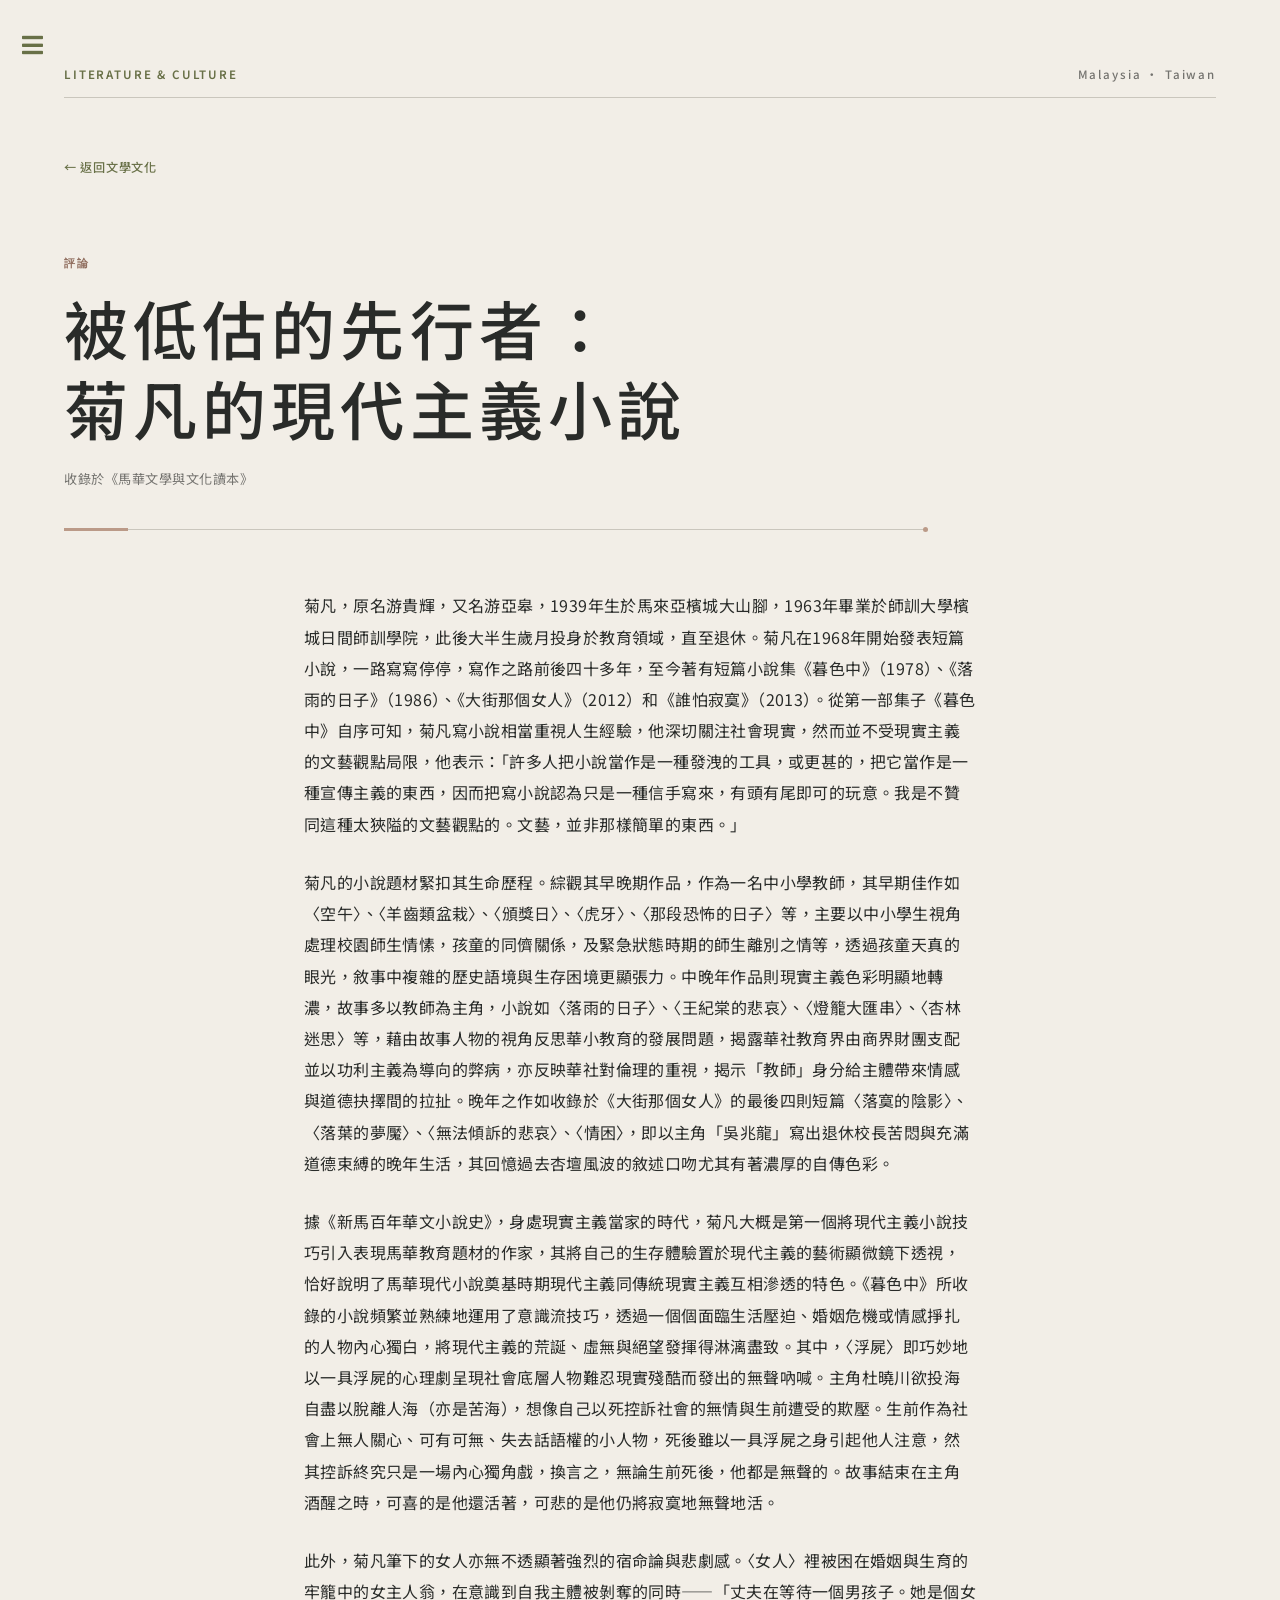
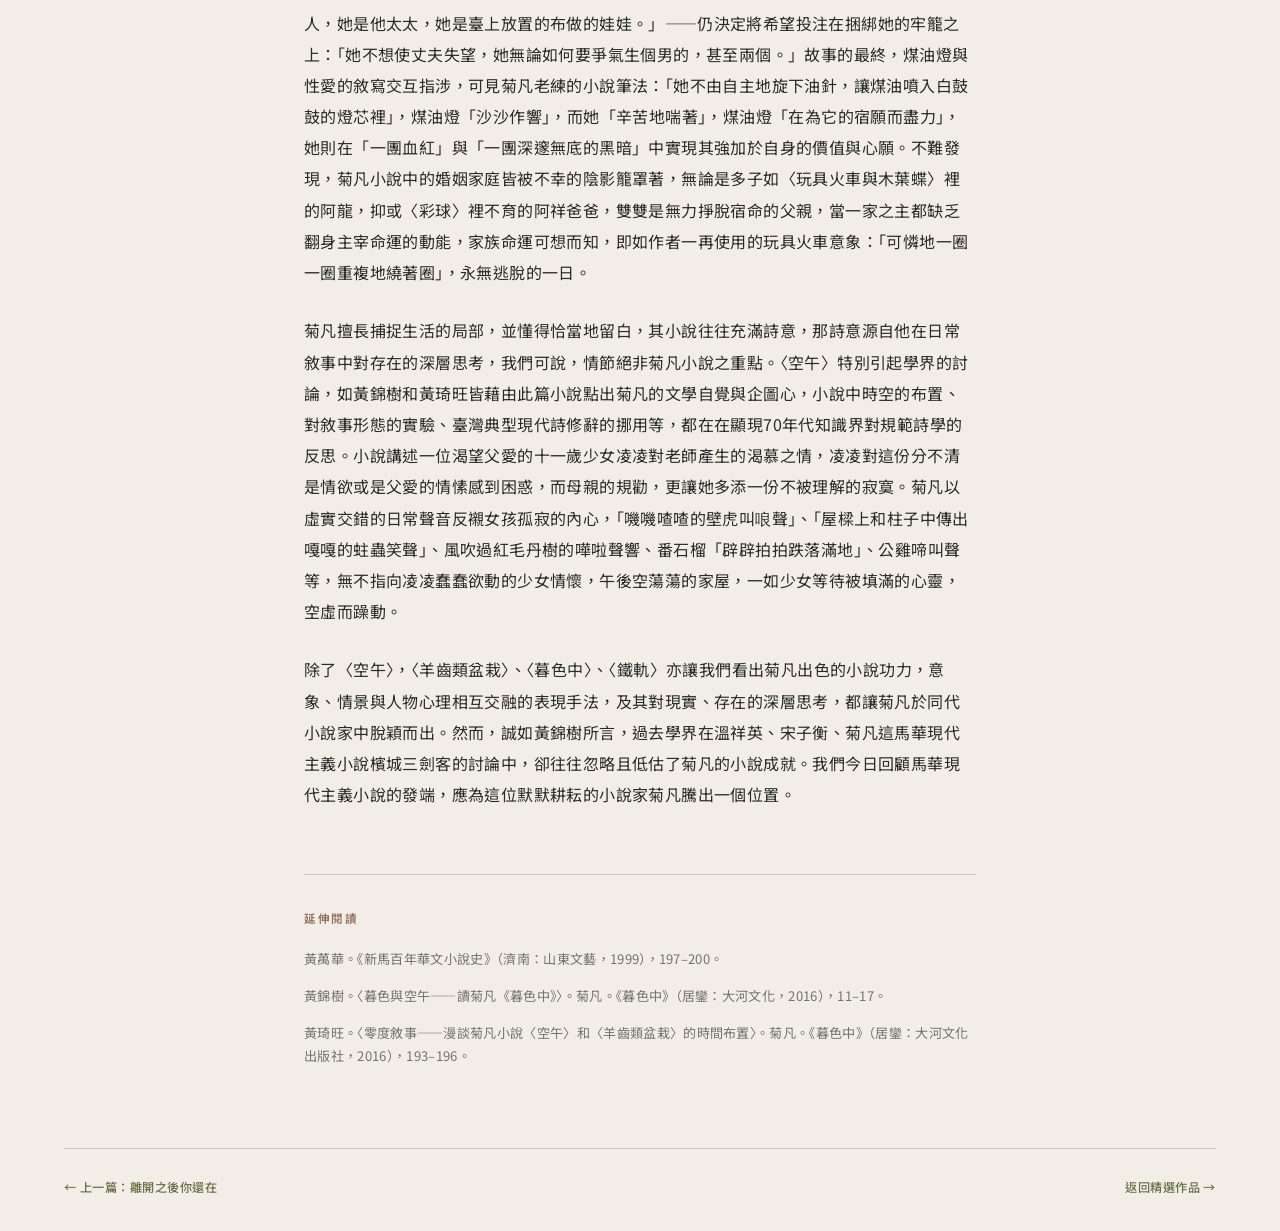
<file: criticism-jufan.html>
<!DOCTYPE HTML>
<!--
	Editorial by HTML5 UP
	html5up.net | @ajlkn
	Free for personal and commercial use under the CCA 3.0 license (html5up.net/license)
-->
<html lang="zh-Hant">

	<head>

		<title>被低估的先行者：菊凡的現代主義小說｜Angie 劉泀嗪</title>

		<meta charset="utf-8" />

		<meta
			name="viewport"
			content="width=device-width, initial-scale=1, user-scalable=no"
		/>

		<link rel="stylesheet" href="assets/css/main.css" />
		<link rel="stylesheet" href="assets/css/visual.css" />

	</head>


	<body class="is-preload">


		<!-- Wrapper -->
		<div id="wrapper">


			<!-- Main -->
			<div id="main">

				<div class="inner">


					<section class="literary-work-page">


						<!-- Topline -->
						<div class="literary-work-topline">

							<span>
								LITERATURE &amp; CULTURE
							</span>

							<span>
								Malaysia · Taiwan
							</span>

						</div>


						<!-- Back -->
						<div class="literary-work-back">

							<a href="writing.html">
								← 返回文學文化
							</a>

						</div>


						<!-- Article Header -->
						<header class="literary-work-header">

							<p class="literary-work-type">
								評論
							</p>

							<h1>
								被低估的先行者：<br />
								菊凡的現代主義小說
							</h1>

							<p class="literary-work-source">
								收錄於《馬華文學與文化讀本》
							</p>

							<div class="literary-work-title-line"></div>

						</header>


						<!-- Article -->
						<article class="literary-work-body literary-work-essay">

	<p>
		菊凡，原名游貴輝，又名游亞皋，1939年生於馬來亞檳城大山腳，1963年畢業於師訓大學檳城日間師訓學院，此後大半生歲月投身於教育領域，直至退休。菊凡在1968年開始發表短篇小說，一路寫寫停停，寫作之路前後四十多年，至今著有短篇小說集《暮色中》（1978）、《落雨的日子》（1986）、《大街那個女人》（2012）和《誰怕寂寞》（2013）。從第一部集子《暮色中》自序可知，菊凡寫小說相當重視人生經驗，他深切關注社會現實，然而並不受現實主義的文藝觀點局限，他表示：「許多人把小說當作是一種發洩的工具，或更甚的，把它當作是一種宣傳主義的東西，因而把寫小說認為只是一種信手寫來，有頭有尾即可的玩意。我是不贊同這種太狹隘的文藝觀點的。文藝，並非那樣簡單的東西。」
	</p>

	<p>
		菊凡的小說題材緊扣其生命歷程。綜觀其早晚期作品，作為一名中小學教師，其早期佳作如〈空午〉、〈羊齒類盆栽〉、〈頒獎日〉、〈虎牙〉、〈那段恐怖的日子〉等，主要以中小學生視角處理校園師生情愫，孩童的同儕關係，及緊急狀態時期的師生離別之情等，透過孩童天真的眼光，敘事中複雜的歷史語境與生存困境更顯張力。中晚年作品則現實主義色彩明顯地轉濃，故事多以教師為主角，小說如〈落雨的日子〉、〈王紀棠的悲哀〉、〈燈籠大匯串〉、〈杏林迷思〉等，藉由故事人物的視角反思華小教育的發展問題，揭露華社教育界由商界財團支配並以功利主義為導向的弊病，亦反映華社對倫理的重視，揭示「教師」身分給主體帶來情感與道德抉擇間的拉扯。晚年之作如收錄於《大街那個女人》的最後四則短篇〈落寞的陰影〉、〈落葉的夢魘〉、〈無法傾訴的悲哀〉、〈情困〉，即以主角「吳兆龍」寫出退休校長苦悶與充滿道德束縛的晚年生活，其回憶過去杏壇風波的敘述口吻尤其有著濃厚的自傳色彩。
	</p>

	<p>
		據《新馬百年華文小說史》，身處現實主義當家的時代，菊凡大概是第一個將現代主義小說技巧引入表現馬華教育題材的作家，其將自己的生存體驗置於現代主義的藝術顯微鏡下透視，恰好說明了馬華現代小說奠基時期現代主義同傳統現實主義互相滲透的特色。《暮色中》所收錄的小說頻繁並熟練地運用了意識流技巧，透過一個個面臨生活壓迫、婚姻危機或情感掙扎的人物內心獨白，將現代主義的荒誕、虛無與絕望發揮得淋漓盡致。其中，〈浮屍〉即巧妙地以一具浮屍的心理劇呈現社會底層人物難忍現實殘酷而發出的無聲吶喊。主角杜曉川欲投海自盡以脫離人海（亦是苦海），想像自己以死控訴社會的無情與生前遭受的欺壓。生前作為社會上無人關心、可有可無、失去話語權的小人物，死後雖以一具浮屍之身引起他人注意，然其控訴終究只是一場內心獨角戲，換言之，無論生前死後，他都是無聲的。故事結束在主角酒醒之時，可喜的是他還活著，可悲的是他仍將寂寞地無聲地活。
	</p>

	<p>
		此外，菊凡筆下的女人亦無不透顯著強烈的宿命論與悲劇感。〈女人〉裡被困在婚姻與生育的牢籠中的女主人翁，在意識到自我主體被剝奪的同時——「丈夫在等待一個男孩子。她是個女人，她是他太太，她是臺上放置的布做的娃娃。」——仍決定將希望投注在捆綁她的牢籠之上：「她不想使丈夫失望，她無論如何要爭氣生個男的，甚至兩個。」故事的最終，煤油燈與性愛的敘寫交互指涉，可見菊凡老練的小說筆法：「她不由自主地旋下油針，讓煤油噴入白鼓鼓的燈芯裡」，煤油燈「沙沙作響」，而她「辛苦地喘著」，煤油燈「在為它的宿願而盡力」，她則在「一團血紅」與「一團深邃無底的黑暗」中實現其強加於自身的價值與心願。不難發現，菊凡小說中的婚姻家庭皆被不幸的陰影籠罩著，無論是多子如〈玩具火車與木葉蝶〉裡的阿龍，抑或〈彩球〉裡不育的阿祥爸爸，雙雙是無力掙脫宿命的父親，當一家之主都缺乏翻身主宰命運的動能，家族命運可想而知，即如作者一再使用的玩具火車意象：「可憐地一圈一圈重複地繞著圈」，永無逃脫的一日。
	</p>

	<p>
		菊凡擅長捕捉生活的局部，並懂得恰當地留白，其小說往往充滿詩意，那詩意源自他在日常敘事中對存在的深層思考，我們可說，情節絕非菊凡小說之重點。〈空午〉特別引起學界的討論，如黃錦樹和黃琦旺皆藉由此篇小說點出菊凡的文學自覺與企圖心，小說中時空的布置、對敘事形態的實驗、臺灣典型現代詩修辭的挪用等，都在在顯現70年代知識界對規範詩學的反思。小說講述一位渴望父愛的十一歲少女凌凌對老師產生的渴慕之情，凌凌對這份分不清是情欲或是父愛的情愫感到困惑，而母親的規勸，更讓她多添一份不被理解的寂寞。菊凡以虛實交錯的日常聲音反襯女孩孤寂的內心，「嘰嘰喳喳的壁虎叫哴聲」、「屋樑上和柱子中傳出嘎嘎的蛀蟲笑聲」、風吹過紅毛丹樹的嘩啦聲響、番石榴「辟辟拍拍跌落滿地」、公雞啼叫聲等，無不指向凌凌蠢蠢欲動的少女情懷，午後空蕩蕩的家屋，一如少女等待被填滿的心靈，空虛而躁動。
	</p>

	<p>
		除了〈空午〉，〈羊齒類盆栽〉、〈暮色中〉、〈鐵軌〉亦讓我們看出菊凡出色的小說功力，意象、情景與人物心理相互交融的表現手法，及其對現實、存在的深層思考，都讓菊凡於同代小說家中脫穎而出。然而，誠如黃錦樹所言，過去學界在溫祥英、宋子衡、菊凡這馬華現代主義小說檳城三劍客的討論中，卻往往忽略且低估了菊凡的小說成就。我們今日回顧馬華現代主義小說的發端，應為這位默默耕耘的小說家菊凡騰出一個位置。
	</p>


	<section class="literary-work-references">

		<p class="literary-work-references-label">
			延伸閱讀
		</p>

		<p>
			黃萬華。《新馬百年華文小說史》（濟南：山東文藝，1999），197–200。
		</p>

		<p>
			黃錦樹。〈暮色與空午——讀菊凡《暮色中》〉。菊凡。《暮色中》（居鑾：大河文化，2016），11–17。
		</p>

		<p>
			黃琦旺。〈零度敘事——漫談菊凡小說〈空午〉和〈羊齒類盆栽〉的時間布置〉。菊凡。《暮色中》（居鑾：大河文化出版社，2016），193–196。
		</p>

	</section>

</article>


						<!-- Bottom Navigation -->
						<nav class="literary-work-navigation">

							<a href="essay-after-leaving.html">
								← 上一篇：離開之後你還在
							</a>

							<a href="writing.html">
								返回精選作品 →
							</a>

						</nav>


					</section>


				</div>

			</div>



			<!-- Sidebar -->
			<div id="sidebar">

				<div class="inner">


					<!-- Brand -->
					<div class="sidebar-brand">

						<a href="index.html">

							<span class="sidebar-name-en">
								Angie
							</span>

							<span class="sidebar-name-zh">
								劉泀嗪
							</span>

						</a>

					</div>


					<!-- Menu -->
					<nav id="menu">

						<ul>

							<li>
								<a href="index.html">首頁</a>
							</li>

							<li>
								<a href="writing.html">文學文化</a>
							</li>

							<li>
								<a href="content.html">內容策劃</a>
							</li>

							<li>
								<a href="teaching.html">華語教學</a>
							</li>

							<li>
								<a href="illustration.html">插畫</a>
							</li>

							<li class="sidebar-menu-space">
								<a href="about.html">關於我</a>
							</li>

							<li>
								<a href="experience.html">經歷</a>
							</li>

							<li>
								<a href="contact.html">聯絡我</a>
							</li>

						</ul>

					</nav>


					<!-- Footer -->
					<footer id="footer">

						<p class="copyright">

							&copy; Angie 劉泀嗪.<br />
							All rights reserved.<br />

							Design:
							<a href="https://html5up.net">
								HTML5 UP
							</a>.

						</p>

					</footer>


				</div>

			</div>


		</div>


		<!-- Scripts -->
		<script src="assets/js/jquery.min.js"></script>
		<script src="assets/js/browser.min.js"></script>
		<script src="assets/js/breakpoints.min.js"></script>
		<script src="assets/js/util.js"></script>
		<script src="assets/js/main.js"></script>
		<script src="assets/js/angie-cursor.js"></script>


	</body>

</html>
</file>
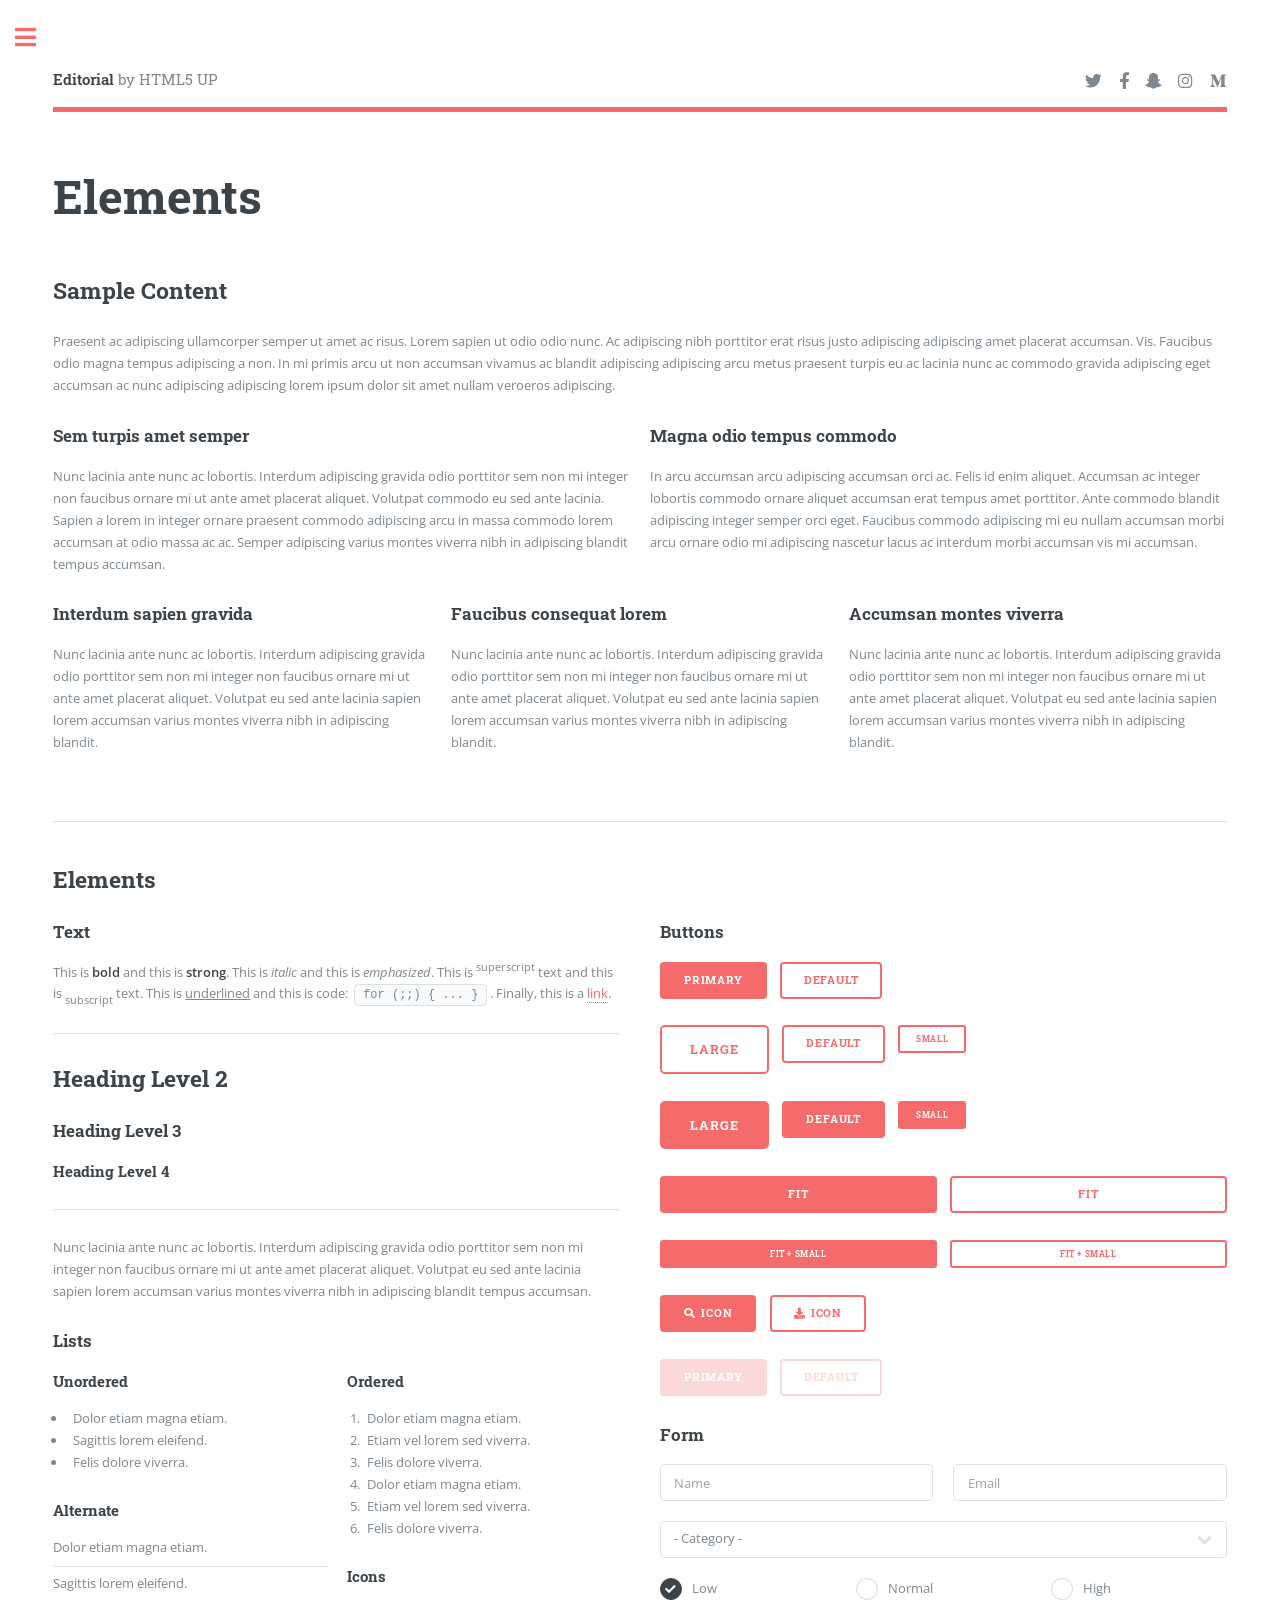
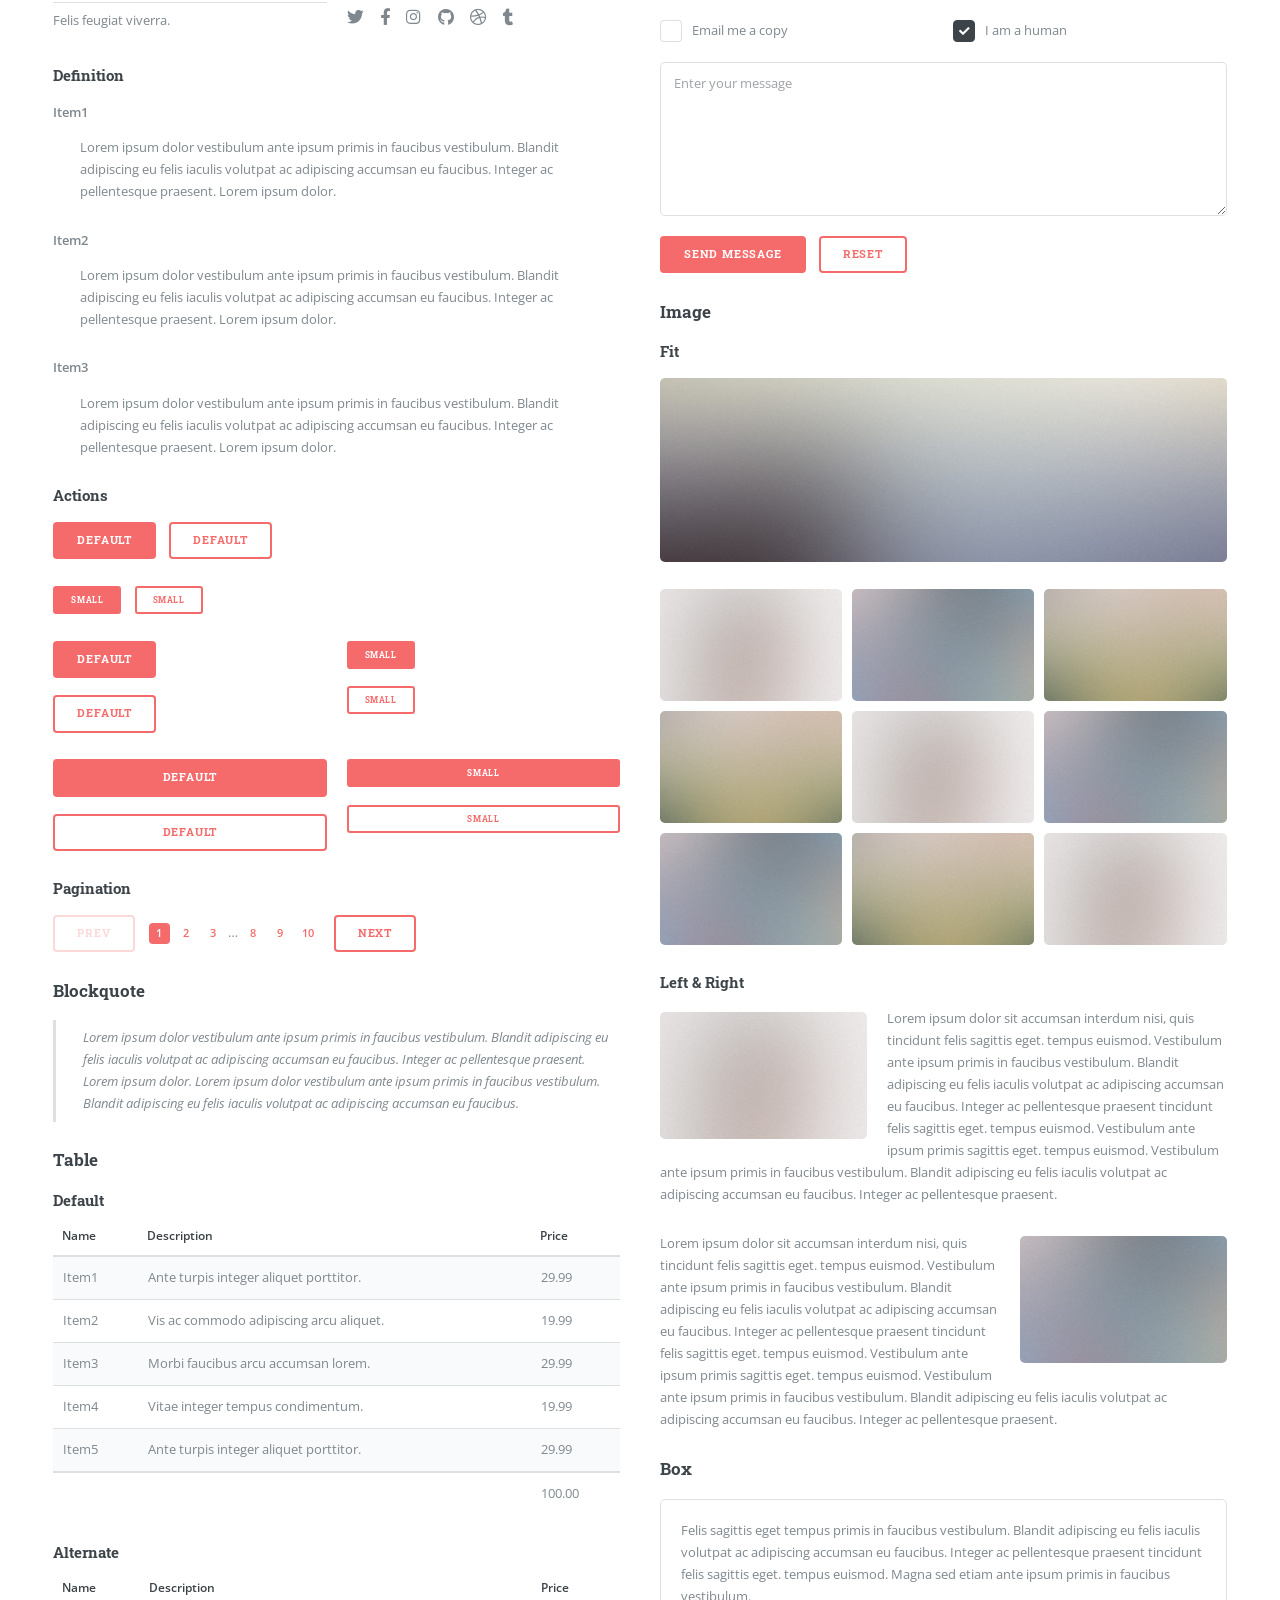
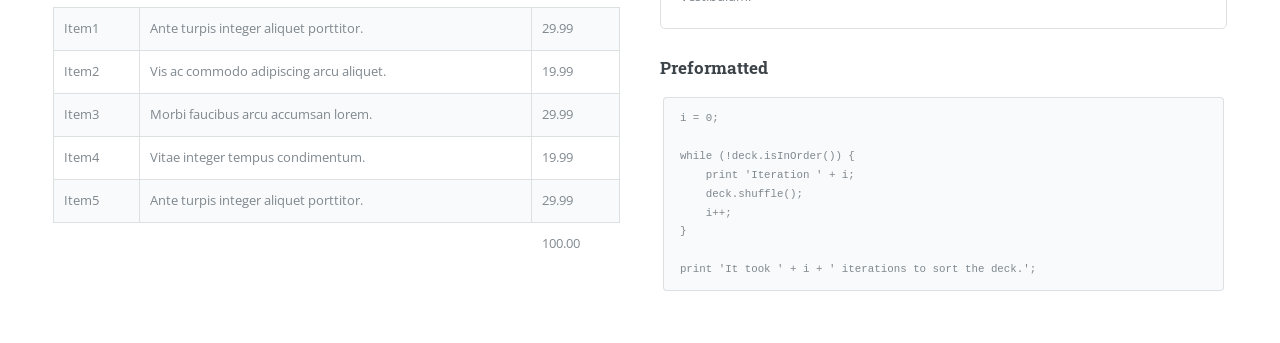
<file: elements.html>
<!DOCTYPE HTML>
<!--
	Editorial by HTML5 UP
	html5up.net | @ajlkn
	Free for personal and commercial use under the CCA 3.0 license (html5up.net/license)
-->
<html>
	<head>
		<title>Elements - Editorial by HTML5 UP</title>
		<meta charset="utf-8" />
		<meta name="viewport" content="width=device-width, initial-scale=1, user-scalable=no" />
		<link rel="stylesheet" href="assets/css/main.css" />
	</head>
	<body class="is-preload">

		<!-- Wrapper -->
			<div id="wrapper">

				<!-- Main -->
					<div id="main">
						<div class="inner">

							<!-- Header -->
								<header id="header">
									<a href="index.html" class="logo"><strong>Editorial</strong> by HTML5 UP</a>
									<ul class="icons">
										<li><a href="#" class="icon brands fa-twitter"><span class="label">Twitter</span></a></li>
										<li><a href="#" class="icon brands fa-facebook-f"><span class="label">Facebook</span></a></li>
										<li><a href="#" class="icon brands fa-snapchat-ghost"><span class="label">Snapchat</span></a></li>
										<li><a href="#" class="icon brands fa-instagram"><span class="label">Instagram</span></a></li>
										<li><a href="#" class="icon brands fa-medium-m"><span class="label">Medium</span></a></li>
									</ul>
								</header>

							<!-- Content -->
								<section>
									<header class="main">
										<h1>Elements</h1>
									</header>

									<!-- Content -->
										<h2 id="content">Sample Content</h2>
										<p>Praesent ac adipiscing ullamcorper semper ut amet ac risus. Lorem sapien ut odio odio nunc. Ac adipiscing nibh porttitor erat risus justo adipiscing adipiscing amet placerat accumsan. Vis. Faucibus odio magna tempus adipiscing a non. In mi primis arcu ut non accumsan vivamus ac blandit adipiscing adipiscing arcu metus praesent turpis eu ac lacinia nunc ac commodo gravida adipiscing eget accumsan ac nunc adipiscing adipiscing lorem ipsum dolor sit amet nullam veroeros adipiscing.</p>
										<div class="row">
											<div class="col-6 col-12-small">
												<h3>Sem turpis amet semper</h3>
												<p>Nunc lacinia ante nunc ac lobortis. Interdum adipiscing gravida odio porttitor sem non mi integer non faucibus ornare mi ut ante amet placerat aliquet. Volutpat commodo eu sed ante lacinia. Sapien a lorem in integer ornare praesent commodo adipiscing arcu in massa commodo lorem accumsan at odio massa ac ac. Semper adipiscing varius montes viverra nibh in adipiscing blandit tempus accumsan.</p>
											</div>
											<div class="col-6 col-12-small">
												<h3>Magna odio tempus commodo</h3>
												<p>In arcu accumsan arcu adipiscing accumsan orci ac. Felis id enim aliquet. Accumsan ac integer lobortis commodo ornare aliquet accumsan erat tempus amet porttitor. Ante commodo blandit adipiscing integer semper orci eget. Faucibus commodo adipiscing mi eu nullam accumsan morbi arcu ornare odio mi adipiscing nascetur lacus ac interdum morbi accumsan vis mi accumsan.</p>
											</div>
											<!-- Break -->
											<div class="col-4 col-12-medium">
												<h3>Interdum sapien gravida</h3>
												<p>Nunc lacinia ante nunc ac lobortis. Interdum adipiscing gravida odio porttitor sem non mi integer non faucibus ornare mi ut ante amet placerat aliquet. Volutpat eu sed ante lacinia sapien lorem accumsan varius montes viverra nibh in adipiscing blandit.</p>
											</div>
											<div class="col-4 col-12-medium">
												<h3>Faucibus consequat lorem</h3>
												<p>Nunc lacinia ante nunc ac lobortis. Interdum adipiscing gravida odio porttitor sem non mi integer non faucibus ornare mi ut ante amet placerat aliquet. Volutpat eu sed ante lacinia sapien lorem accumsan varius montes viverra nibh in adipiscing blandit.</p>
											</div>
											<div class="col-4 col-12-medium">
												<h3>Accumsan montes viverra</h3>
												<p>Nunc lacinia ante nunc ac lobortis. Interdum adipiscing gravida odio porttitor sem non mi integer non faucibus ornare mi ut ante amet placerat aliquet. Volutpat eu sed ante lacinia sapien lorem accumsan varius montes viverra nibh in adipiscing blandit.</p>
											</div>
										</div>

									<hr class="major" />

									<!-- Elements -->
										<h2 id="elements">Elements</h2>
										<div class="row gtr-200">
											<div class="col-6 col-12-medium">

												<!-- Text stuff -->
													<h3>Text</h3>
													<p>This is <b>bold</b> and this is <strong>strong</strong>. This is <i>italic</i> and this is <em>emphasized</em>.
													This is <sup>superscript</sup> text and this is <sub>subscript</sub> text.
													This is <u>underlined</u> and this is code: <code>for (;;) { ... }</code>.
													Finally, this is a <a href="#">link</a>.</p>
													<hr />
													<h2>Heading Level 2</h2>
													<h3>Heading Level 3</h3>
													<h4>Heading Level 4</h4>
													<hr />
													<p>Nunc lacinia ante nunc ac lobortis. Interdum adipiscing gravida odio porttitor sem non mi integer non faucibus ornare mi ut ante amet placerat aliquet. Volutpat eu sed ante lacinia sapien lorem accumsan varius montes viverra nibh in adipiscing blandit tempus accumsan.</p>

												<!-- Lists -->
													<h3>Lists</h3>
													<div class="row">
														<div class="col-6 col-12-small">

															<h4>Unordered</h4>
															<ul>
																<li>Dolor etiam magna etiam.</li>
																<li>Sagittis lorem eleifend.</li>
																<li>Felis dolore viverra.</li>
															</ul>

															<h4>Alternate</h4>
															<ul class="alt">
																<li>Dolor etiam magna etiam.</li>
																<li>Sagittis lorem eleifend.</li>
																<li>Felis feugiat viverra.</li>
															</ul>

														</div>
														<div class="col-6 col-12-small">

															<h4>Ordered</h4>
															<ol>
																<li>Dolor etiam magna etiam.</li>
																<li>Etiam vel lorem sed viverra.</li>
																<li>Felis dolore viverra.</li>
																<li>Dolor etiam magna etiam.</li>
																<li>Etiam vel lorem sed viverra.</li>
																<li>Felis dolore viverra.</li>
															</ol>

															<h4>Icons</h4>
															<ul class="icons">
																<li><a href="#" class="icon brands fa-twitter"><span class="label">Twitter</span></a></li>
																<li><a href="#" class="icon brands fa-facebook-f"><span class="label">Facebook</span></a></li>
																<li><a href="#" class="icon brands fa-instagram"><span class="label">Instagram</span></a></li>
																<li><a href="#" class="icon brands fa-github"><span class="label">Github</span></a></li>
																<li><a href="#" class="icon brands fa-dribbble"><span class="label">Dribbble</span></a></li>
																<li><a href="#" class="icon brands fa-tumblr"><span class="label">Tumblr</span></a></li>
															</ul>

														</div>
													</div>
													<h4>Definition</h4>
													<dl>
														<dt>Item1</dt>
														<dd>
															<p>Lorem ipsum dolor vestibulum ante ipsum primis in faucibus vestibulum. Blandit adipiscing eu felis iaculis volutpat ac adipiscing accumsan eu faucibus. Integer ac pellentesque praesent. Lorem ipsum dolor.</p>
														</dd>
														<dt>Item2</dt>
														<dd>
															<p>Lorem ipsum dolor vestibulum ante ipsum primis in faucibus vestibulum. Blandit adipiscing eu felis iaculis volutpat ac adipiscing accumsan eu faucibus. Integer ac pellentesque praesent. Lorem ipsum dolor.</p>
														</dd>
														<dt>Item3</dt>
														<dd>
															<p>Lorem ipsum dolor vestibulum ante ipsum primis in faucibus vestibulum. Blandit adipiscing eu felis iaculis volutpat ac adipiscing accumsan eu faucibus. Integer ac pellentesque praesent. Lorem ipsum dolor.</p>
														</dd>
													</dl>

													<h4>Actions</h4>
													<ul class="actions">
														<li><a href="#" class="button primary">Default</a></li>
														<li><a href="#" class="button">Default</a></li>
													</ul>
													<ul class="actions small">
														<li><a href="#" class="button primary small">Small</a></li>
														<li><a href="#" class="button small">Small</a></li>
													</ul>
													<div class="row">
														<div class="col-6 col-12-small">
															<ul class="actions stacked">
																<li><a href="#" class="button primary">Default</a></li>
																<li><a href="#" class="button">Default</a></li>
															</ul>
														</div>
														<div class="col-6 col-12-small">
															<ul class="actions stacked">
																<li><a href="#" class="button primary small">Small</a></li>
																<li><a href="#" class="button small">Small</a></li>
															</ul>
														</div>
														<div class="col-6 col-12-small">
															<ul class="actions stacked">
																<li><a href="#" class="button primary fit">Default</a></li>
																<li><a href="#" class="button fit">Default</a></li>
															</ul>
														</div>
														<div class="col-6 col-12-small">
															<ul class="actions stacked">
																<li><a href="#" class="button primary small fit">Small</a></li>
																<li><a href="#" class="button small fit">Small</a></li>
															</ul>
														</div>
													</div>

													<h4>Pagination</h4>
													<ul class="pagination">
														<li><span class="button disabled">Prev</span></li>
														<li><a href="#" class="page active">1</a></li>
														<li><a href="#" class="page">2</a></li>
														<li><a href="#" class="page">3</a></li>
														<li><span>&hellip;</span></li>
														<li><a href="#" class="page">8</a></li>
														<li><a href="#" class="page">9</a></li>
														<li><a href="#" class="page">10</a></li>
														<li><a href="#" class="button">Next</a></li>
													</ul>

												<!-- Blockquote -->
													<h3>Blockquote</h3>
													<blockquote>Lorem ipsum dolor vestibulum ante ipsum primis in faucibus vestibulum. Blandit adipiscing eu felis iaculis volutpat ac adipiscing accumsan eu faucibus. Integer ac pellentesque praesent. Lorem ipsum dolor. Lorem ipsum dolor vestibulum ante ipsum primis in faucibus vestibulum. Blandit adipiscing eu felis iaculis volutpat ac adipiscing accumsan eu faucibus.</blockquote>

												<!-- Table -->
													<h3>Table</h3>

													<h4>Default</h4>
													<div class="table-wrapper">
														<table>
															<thead>
																<tr>
																	<th>Name</th>
																	<th>Description</th>
																	<th>Price</th>
																</tr>
															</thead>
															<tbody>
																<tr>
																	<td>Item1</td>
																	<td>Ante turpis integer aliquet porttitor.</td>
																	<td>29.99</td>
																</tr>
																<tr>
																	<td>Item2</td>
																	<td>Vis ac commodo adipiscing arcu aliquet.</td>
																	<td>19.99</td>
																</tr>
																<tr>
																	<td>Item3</td>
																	<td> Morbi faucibus arcu accumsan lorem.</td>
																	<td>29.99</td>
																</tr>
																<tr>
																	<td>Item4</td>
																	<td>Vitae integer tempus condimentum.</td>
																	<td>19.99</td>
																</tr>
																<tr>
																	<td>Item5</td>
																	<td>Ante turpis integer aliquet porttitor.</td>
																	<td>29.99</td>
																</tr>
															</tbody>
															<tfoot>
																<tr>
																	<td colspan="2"></td>
																	<td>100.00</td>
																</tr>
															</tfoot>
														</table>
													</div>

													<h4>Alternate</h4>
													<div class="table-wrapper">
														<table class="alt">
															<thead>
																<tr>
																	<th>Name</th>
																	<th>Description</th>
																	<th>Price</th>
																</tr>
															</thead>
															<tbody>
																<tr>
																	<td>Item1</td>
																	<td>Ante turpis integer aliquet porttitor.</td>
																	<td>29.99</td>
																</tr>
																<tr>
																	<td>Item2</td>
																	<td>Vis ac commodo adipiscing arcu aliquet.</td>
																	<td>19.99</td>
																</tr>
																<tr>
																	<td>Item3</td>
																	<td> Morbi faucibus arcu accumsan lorem.</td>
																	<td>29.99</td>
																</tr>
																<tr>
																	<td>Item4</td>
																	<td>Vitae integer tempus condimentum.</td>
																	<td>19.99</td>
																</tr>
																<tr>
																	<td>Item5</td>
																	<td>Ante turpis integer aliquet porttitor.</td>
																	<td>29.99</td>
																</tr>
															</tbody>
															<tfoot>
																<tr>
																	<td colspan="2"></td>
																	<td>100.00</td>
																</tr>
															</tfoot>
														</table>
													</div>

											</div>
											<div class="col-6 col-12-medium">

												<!-- Buttons -->
													<h3>Buttons</h3>
													<ul class="actions">
														<li><a href="#" class="button primary">Primary</a></li>
														<li><a href="#" class="button">Default</a></li>
													</ul>
													<ul class="actions">
														<li><a href="#" class="button large">Large</a></li>
														<li><a href="#" class="button">Default</a></li>
														<li><a href="#" class="button small">Small</a></li>
													</ul>
													<ul class="actions">
														<li><a href="#" class="button primary large">Large</a></li>
														<li><a href="#" class="button primary">Default</a></li>
														<li><a href="#" class="button primary small">Small</a></li>
													</ul>
													<ul class="actions fit">
														<li><a href="#" class="button primary fit">Fit</a></li>
														<li><a href="#" class="button fit">Fit</a></li>
													</ul>
													<ul class="actions fit small">
														<li><a href="#" class="button primary fit small">Fit + Small</a></li>
														<li><a href="#" class="button fit small">Fit + Small</a></li>
													</ul>
													<ul class="actions">
														<li><a href="#" class="button primary icon solid fa-search">Icon</a></li>
														<li><a href="#" class="button icon solid fa-download">Icon</a></li>
													</ul>
													<ul class="actions">
														<li><span class="button primary disabled">Primary</span></li>
														<li><span class="button disabled">Default</span></li>
													</ul>

												<!-- Form -->
													<h3>Form</h3>

													<form method="post" action="#">
														<div class="row gtr-uniform">
															<div class="col-6 col-12-xsmall">
																<input type="text" name="demo-name" id="demo-name" value="" placeholder="Name" />
															</div>
															<div class="col-6 col-12-xsmall">
																<input type="email" name="demo-email" id="demo-email" value="" placeholder="Email" />
															</div>
															<!-- Break -->
															<div class="col-12">
																<select name="demo-category" id="demo-category">
																	<option value="">- Category -</option>
																	<option value="1">Manufacturing</option>
																	<option value="1">Shipping</option>
																	<option value="1">Administration</option>
																	<option value="1">Human Resources</option>
																</select>
															</div>
															<!-- Break -->
															<div class="col-4 col-12-small">
																<input type="radio" id="demo-priority-low" name="demo-priority" checked>
																<label for="demo-priority-low">Low</label>
															</div>
															<div class="col-4 col-12-small">
																<input type="radio" id="demo-priority-normal" name="demo-priority">
																<label for="demo-priority-normal">Normal</label>
															</div>
															<div class="col-4 col-12-small">
																<input type="radio" id="demo-priority-high" name="demo-priority">
																<label for="demo-priority-high">High</label>
															</div>
															<!-- Break -->
															<div class="col-6 col-12-small">
																<input type="checkbox" id="demo-copy" name="demo-copy">
																<label for="demo-copy">Email me a copy</label>
															</div>
															<div class="col-6 col-12-small">
																<input type="checkbox" id="demo-human" name="demo-human" checked>
																<label for="demo-human">I am a human</label>
															</div>
															<!-- Break -->
															<div class="col-12">
																<textarea name="demo-message" id="demo-message" placeholder="Enter your message" rows="6"></textarea>
															</div>
															<!-- Break -->
															<div class="col-12">
																<ul class="actions">
																	<li><input type="submit" value="Send Message" class="primary" /></li>
																	<li><input type="reset" value="Reset" /></li>
																</ul>
															</div>
														</div>
													</form>

												<!-- Image -->
													<h3>Image</h3>

													<h4>Fit</h4>
													<span class="image fit"><img src="images/pic11.jpg" alt="" /></span>
													<div class="box alt">
														<div class="row gtr-50 gtr-uniform">
															<div class="col-4"><span class="image fit"><img src="images/pic01.jpg" alt="" /></span></div>
															<div class="col-4"><span class="image fit"><img src="images/pic02.jpg" alt="" /></span></div>
															<div class="col-4"><span class="image fit"><img src="images/pic03.jpg" alt="" /></span></div>
															<!-- Break -->
															<div class="col-4"><span class="image fit"><img src="images/pic03.jpg" alt="" /></span></div>
															<div class="col-4"><span class="image fit"><img src="images/pic01.jpg" alt="" /></span></div>
															<div class="col-4"><span class="image fit"><img src="images/pic02.jpg" alt="" /></span></div>
															<!-- Break -->
															<div class="col-4"><span class="image fit"><img src="images/pic02.jpg" alt="" /></span></div>
															<div class="col-4"><span class="image fit"><img src="images/pic03.jpg" alt="" /></span></div>
															<div class="col-4"><span class="image fit"><img src="images/pic01.jpg" alt="" /></span></div>
														</div>
													</div>

													<h4>Left &amp; Right</h4>
													<p><span class="image left"><img src="images/pic01.jpg" alt="" /></span>Lorem ipsum dolor sit accumsan interdum nisi, quis tincidunt felis sagittis eget. tempus euismod. Vestibulum ante ipsum primis in faucibus vestibulum. Blandit adipiscing eu felis iaculis volutpat ac adipiscing accumsan eu faucibus. Integer ac pellentesque praesent tincidunt felis sagittis eget. tempus euismod. Vestibulum ante ipsum primis sagittis eget. tempus euismod. Vestibulum ante ipsum primis in faucibus vestibulum. Blandit adipiscing eu felis iaculis volutpat ac adipiscing accumsan eu faucibus. Integer ac pellentesque praesent.</p>
													<p><span class="image right"><img src="images/pic02.jpg" alt="" /></span>Lorem ipsum dolor sit accumsan interdum nisi, quis tincidunt felis sagittis eget. tempus euismod. Vestibulum ante ipsum primis in faucibus vestibulum. Blandit adipiscing eu felis iaculis volutpat ac adipiscing accumsan eu faucibus. Integer ac pellentesque praesent tincidunt felis sagittis eget. tempus euismod. Vestibulum ante ipsum primis sagittis eget. tempus euismod. Vestibulum ante ipsum primis in faucibus vestibulum. Blandit adipiscing eu felis iaculis volutpat ac adipiscing accumsan eu faucibus. Integer ac pellentesque praesent.</p>

												<!-- Box -->
													<h3>Box</h3>
													<div class="box">
														<p>Felis sagittis eget tempus primis in faucibus vestibulum. Blandit adipiscing eu felis iaculis volutpat ac adipiscing accumsan eu faucibus. Integer ac pellentesque praesent tincidunt felis sagittis eget. tempus euismod. Magna sed etiam ante ipsum primis in faucibus vestibulum.</p>
													</div>

												<!-- Preformatted Code -->
													<h3>Preformatted</h3>
													<pre><code>i = 0;

while (!deck.isInOrder()) {
    print 'Iteration ' + i;
    deck.shuffle();
    i++;
}

print 'It took ' + i + ' iterations to sort the deck.';
</code></pre>

											</div>
										</div>

								</section>

						</div>
					</div>

				<!-- Sidebar -->
					<div id="sidebar">
						<div class="inner">

							<!-- Search -->
								<section id="search" class="alt">
									<form method="post" action="#">
										<input type="text" name="query" id="query" placeholder="Search" />
									</form>
								</section>

							<!-- Menu -->
								<nav id="menu">
									<header class="major">
										<h2>Menu</h2>
									</header>
									<ul>
										<li><a href="index.html">Homepage</a></li>
										<li><a href="generic.html">Generic</a></li>
										<li><a href="elements.html">Elements</a></li>
										<li>
											<span class="opener">Submenu</span>
											<ul>
												<li><a href="#">Lorem Dolor</a></li>
												<li><a href="#">Ipsum Adipiscing</a></li>
												<li><a href="#">Tempus Magna</a></li>
												<li><a href="#">Feugiat Veroeros</a></li>
											</ul>
										</li>
										<li><a href="#">Etiam Dolore</a></li>
										<li><a href="#">Adipiscing</a></li>
										<li>
											<span class="opener">Another Submenu</span>
											<ul>
												<li><a href="#">Lorem Dolor</a></li>
												<li><a href="#">Ipsum Adipiscing</a></li>
												<li><a href="#">Tempus Magna</a></li>
												<li><a href="#">Feugiat Veroeros</a></li>
											</ul>
										</li>
										<li><a href="#">Maximus Erat</a></li>
										<li><a href="#">Sapien Mauris</a></li>
										<li><a href="#">Amet Lacinia</a></li>
									</ul>
								</nav>

							<!-- Section -->
								<section>
									<header class="major">
										<h2>Ante interdum</h2>
									</header>
									<div class="mini-posts">
										<article>
											<a href="#" class="image"><img src="images/pic07.jpg" alt="" /></a>
											<p>Aenean ornare velit lacus, ac varius enim lorem ullamcorper dolore aliquam.</p>
										</article>
										<article>
											<a href="#" class="image"><img src="images/pic08.jpg" alt="" /></a>
											<p>Aenean ornare velit lacus, ac varius enim lorem ullamcorper dolore aliquam.</p>
										</article>
										<article>
											<a href="#" class="image"><img src="images/pic09.jpg" alt="" /></a>
											<p>Aenean ornare velit lacus, ac varius enim lorem ullamcorper dolore aliquam.</p>
										</article>
									</div>
									<ul class="actions">
										<li><a href="#" class="button">More</a></li>
									</ul>
								</section>

							<!-- Section -->
								<section>
									<header class="major">
										<h2>Get in touch</h2>
									</header>
									<p>Sed varius enim lorem ullamcorper dolore aliquam aenean ornare velit lacus, ac varius enim lorem ullamcorper dolore. Proin sed aliquam facilisis ante interdum. Sed nulla amet lorem feugiat tempus aliquam.</p>
									<ul class="contact">
										<li class="icon solid fa-envelope"><a href="#">information@untitled.tld</a></li>
										<li class="icon solid fa-phone">(000) 000-0000</li>
										<li class="icon solid fa-home">1234 Somewhere Road #8254<br />
										Nashville, TN 00000-0000</li>
									</ul>
								</section>

							<!-- Footer -->
								<footer id="footer">
									<p class="copyright">&copy; Untitled. All rights reserved. Demo Images: <a href="https://unsplash.com">Unsplash</a>. Design: <a href="https://html5up.net">HTML5 UP</a>.</p>
								</footer>

						</div>
					</div>

			</div>

		<!-- Scripts -->
			<script src="assets/js/jquery.min.js"></script>
			<script src="assets/js/browser.min.js"></script>
			<script src="assets/js/breakpoints.min.js"></script>
			<script src="assets/js/util.js"></script>
			<script src="assets/js/main.js"></script>

	</body>
</html>
</file>
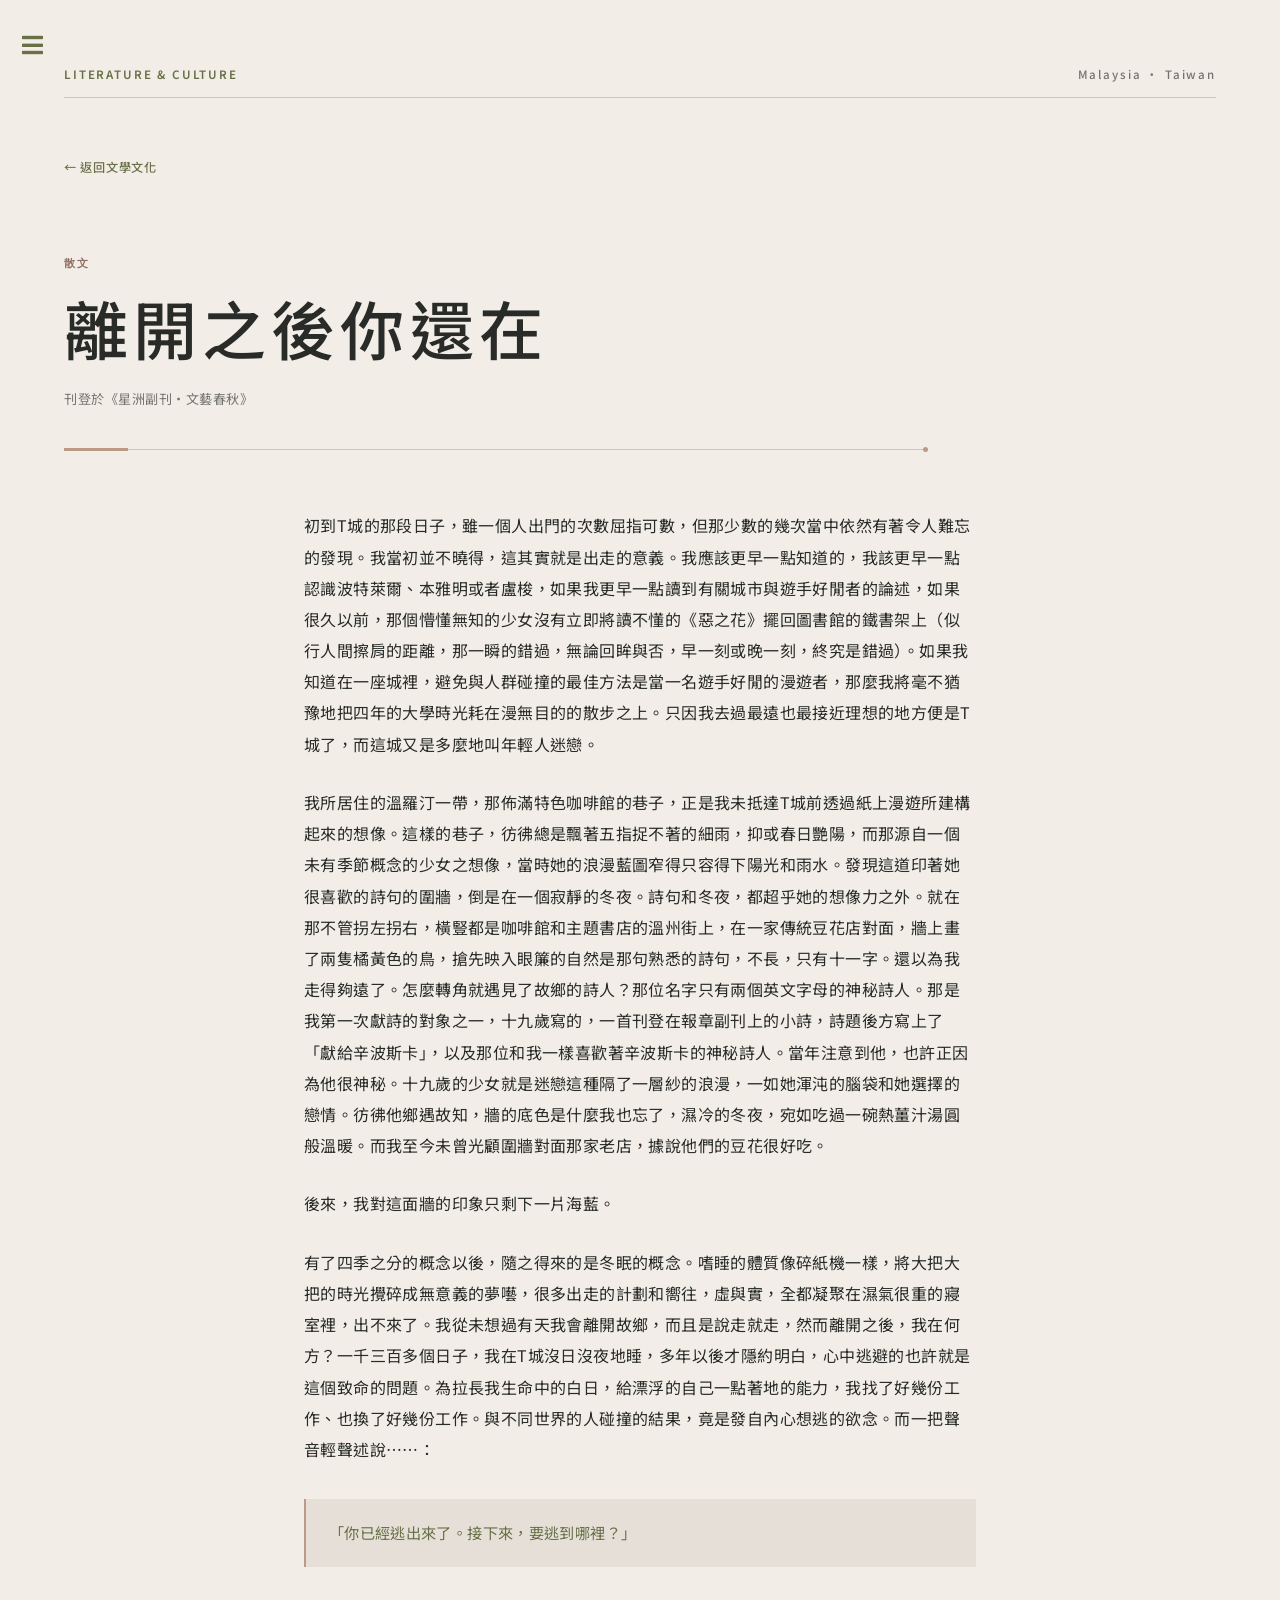
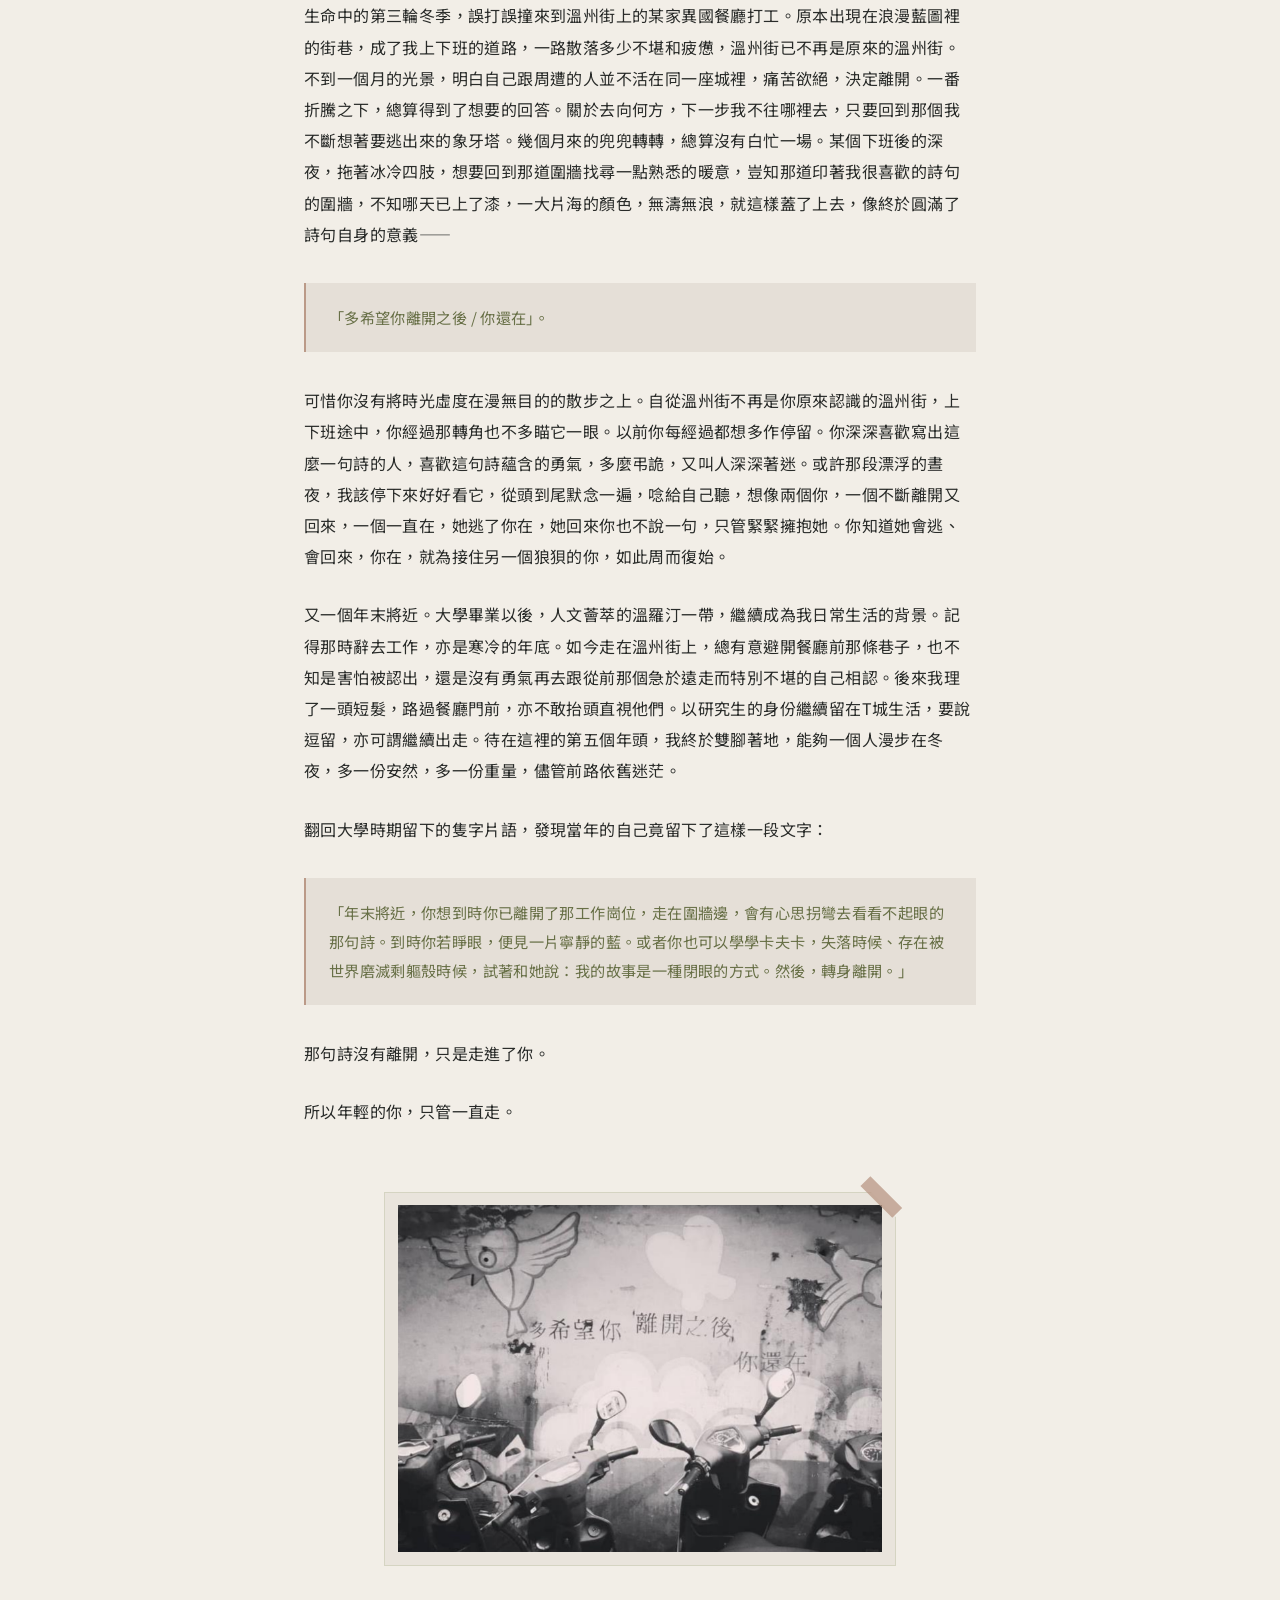
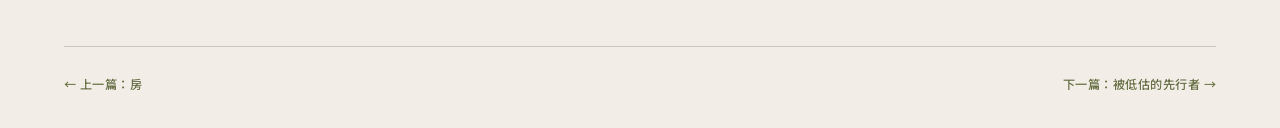
<file: essay-after-leaving.html>
<!DOCTYPE HTML>
<!--
	Editorial by HTML5 UP
	html5up.net | @ajlkn
	Free for personal and commercial use under the CCA 3.0 license (html5up.net/license)
-->
<html lang="zh-Hant">

	<head>

		<title>離開之後你還在｜Angie 劉泀嗪</title>

		<meta charset="utf-8" />

		<meta
			name="viewport"
			content="width=device-width, initial-scale=1, user-scalable=no"
		/>

		<link rel="stylesheet" href="assets/css/main.css" />
		<link rel="stylesheet" href="assets/css/visual.css" />

	</head>


	<body class="is-preload">


		<!-- Wrapper -->
		<div id="wrapper">


			<!-- Main -->
			<div id="main">

				<div class="inner">


					<section class="literary-work-page">


						<!-- Topline -->
						<div class="literary-work-topline">

							<span>
								LITERATURE &amp; CULTURE
							</span>

							<span>
								Malaysia · Taiwan
							</span>

						</div>



						<!-- Back -->
						<div class="literary-work-back">

							<a href="writing.html">
								← 返回文學文化
							</a>

						</div>



						<!-- Article Header -->
						<header class="literary-work-header">

							<p class="literary-work-type">
								散文
							</p>

							<h1>
								離開之後你還在
							</h1>

							<p class="literary-work-source">
								刊登於《星洲副刊·文藝春秋》
							</p>

							<div class="literary-work-title-line"></div>

						</header>



						<!-- Article -->
						<article class="literary-work-body literary-work-essay">


							<p>
								初到T城的那段日子，雖一個人出門的次數屈指可數，但那少數的幾次當中依然有著令人難忘的發現。我當初並不曉得，這其實就是出走的意義。我應該更早一點知道的，我該更早一點認識波特萊爾、本雅明或者盧梭，如果我更早一點讀到有關城市與遊手好閒者的論述，如果很久以前，那個懵懂無知的少女沒有立即將讀不懂的《惡之花》擺回圖書館的鐵書架上（似行人間擦肩的距離，那一瞬的錯過，無論回眸與否，早一刻或晚一刻，終究是錯過）。如果我知道在一座城裡，避免與人群碰撞的最佳方法是當一名遊手好閒的漫遊者，那麼我將毫不猶豫地把四年的大學時光耗在漫無目的的散步之上。只因我去過最遠也最接近理想的地方便是T城了，而這城又是多麼地叫年輕人迷戀。
							</p>


							<p>
								我所居住的溫羅汀一帶，那佈滿特色咖啡館的巷子，正是我未抵達T城前透過紙上漫遊所建構起來的想像。這樣的巷子，彷彿總是飄著五指捉不著的細雨，抑或春日艷陽，而那源自一個未有季節概念的少女之想像，當時她的浪漫藍圖窄得只容得下陽光和雨水。發現這道印著她很喜歡的詩句的圍牆，倒是在一個寂靜的冬夜。詩句和冬夜，都超乎她的想像力之外。就在那不管拐左拐右，橫豎都是咖啡館和主題書店的溫州街上，在一家傳統豆花店對面，牆上畫了兩隻橘黃色的鳥，搶先映入眼簾的自然是那句熟悉的詩句，不長，只有十一字。還以為我走得夠遠了。怎麼轉角就遇見了故鄉的詩人？那位名字只有兩個英文字母的神秘詩人。那是我第一次獻詩的對象之一，十九歲寫的，一首刊登在報章副刊上的小詩，詩題後方寫上了「獻給辛波斯卡」，以及那位和我一樣喜歡著辛波斯卡的神秘詩人。當年注意到他，也許正因為他很神秘。十九歲的少女就是迷戀這種隔了一層紗的浪漫，一如她渾沌的腦袋和她選擇的戀情。彷彿他鄉遇故知，牆的底色是什麼我也忘了，濕冷的冬夜，宛如吃過一碗熱薑汁湯圓般溫暖。而我至今未曾光顧圍牆對面那家老店，據說他們的豆花很好吃。
							</p>


							<p>
								後來，我對這面牆的印象只剩下一片海藍。
							</p>


							<p>
								有了四季之分的概念以後，隨之得來的是冬眠的概念。嗜睡的體質像碎紙機一樣，將大把大把的時光攪碎成無意義的夢囈，很多出走的計劃和嚮往，虛與實，全都凝聚在濕氣很重的寢室裡，出不來了。我從未想過有天我會離開故鄉，而且是說走就走，然而離開之後，我在何方？一千三百多個日子，我在T城沒日沒夜地睡，多年以後才隱約明白，心中逃避的也許就是這個致命的問題。為拉長我生命中的白日，給漂浮的自己一點著地的能力，我找了好幾份工作、也換了好幾份工作。與不同世界的人碰撞的結果，竟是發自內心想逃的欲念。而一把聲音輕聲述說……：
							</p>


							<p class="literary-work-quote">
								「你已經逃出來了。接下來，要逃到哪裡？」
							</p>


							<p>
								生命中的第三輪冬季，誤打誤撞來到溫州街上的某家異國餐廳打工。原本出現在浪漫藍圖裡的街巷，成了我上下班的道路，一路散落多少不堪和疲憊，溫州街已不再是原來的溫州街。不到一個月的光景，明白自己跟周遭的人並不活在同一座城裡，痛苦欲絕，決定離開。一番折騰之下，總算得到了想要的回答。關於去向何方，下一步我不往哪裡去，只要回到那個我不斷想著要逃出來的象牙塔。幾個月來的兜兜轉轉，總算沒有白忙一場。某個下班後的深夜，拖著冰冷四肢，想要回到那道圍牆找尋一點熟悉的暖意，豈知那道印著我很喜歡的詩句的圍牆，不知哪天已上了漆，一大片海的顏色，無濤無浪，就這樣蓋了上去，像終於圓滿了詩句自身的意義——
							</p>


							<p class="literary-work-quote">
								「多希望你離開之後 / 你還在」。
							</p>


							<p>
								可惜你沒有將時光虛度在漫無目的的散步之上。自從溫州街不再是你原來認識的溫州街，上下班途中，你經過那轉角也不多瞄它一眼。以前你每經過都想多作停留。你深深喜歡寫出這麼一句詩的人，喜歡這句詩蘊含的勇氣，多麼弔詭，又叫人深深著迷。或許那段漂浮的晝夜，我該停下來好好看它，從頭到尾默念一遍，唸給自己聽，想像兩個你，一個不斷離開又回來，一個一直在，她逃了你在，她回來你也不說一句，只管緊緊擁抱她。你知道她會逃、會回來，你在，就為接住另一個狼狽的你，如此周而復始。
							</p>


							<p>
								又一個年末將近。大學畢業以後，人文薈萃的溫羅汀一帶，繼續成為我日常生活的背景。記得那時辭去工作，亦是寒冷的年底。如今走在溫州街上，總有意避開餐廳前那條巷子，也不知是害怕被認出，還是沒有勇氣再去跟從前那個急於遠走而特別不堪的自己相認。後來我理了一頭短髮，路過餐廳門前，亦不敢抬頭直視他們。以研究生的身份繼續留在T城生活，要說逗留，亦可謂繼續出走。待在這裡的第五個年頭，我終於雙腳著地，能夠一個人漫步在冬夜，多一份安然，多一份重量，儘管前路依舊迷茫。
							</p>


							<p>
								翻回大學時期留下的隻字片語，發現當年的自己竟留下了這樣一段文字：
							</p>


							<p class="literary-work-quote">
								「年末將近，你想到時你已離開了那工作崗位，走在圍牆邊，會有心思拐彎去看看不起眼的那句詩。到時你若睜眼，便見一片寧靜的藍。或者你也可以學學卡夫卡，失落時候、存在被世界磨滅剩軀殼時候，試著和她說：我的故事是一種閉眼的方式。然後，轉身離開。」
							</p>


							<p>
								那句詩沒有離開，只是走進了你。
							</p>


							<p>
								所以年輕的你，只管一直走。
							</p>


						</article>



						<!-- ==================================================
							 IMAGE
							 圖片之後放在這裡
							 ================================================== -->

						<figure class="literary-work-image">

	<img
		src="images/essay-after-leaving.png"
		alt="〈離開之後你還在〉相關照片"
		loading="lazy"
	/>

</figure>



						<!-- Bottom Navigation -->
						<nav class="literary-work-navigation">

							<a href="poem-fang.html">
								← 上一篇：房
							</a>

							<a href="criticism-jufan.html">
								下一篇：被低估的先行者 →
							</a>

						</nav>


					</section>


				</div>

			</div>



			<!-- Sidebar -->
			<div id="sidebar">

				<div class="inner">


					<!-- Brand -->
					<div class="sidebar-brand">

						<a href="index.html">

							<span class="sidebar-name-en">
								Angie
							</span>

							<span class="sidebar-name-zh">
								劉泀嗪
							</span>

						</a>

					</div>



					<!-- Menu -->
					<nav id="menu">

						<ul>

							<li>
								<a href="index.html">
									首頁
								</a>
							</li>

							<li>
								<a href="writing.html">
									文學文化
								</a>
							</li>

							<li>
								<a href="content.html">
									內容策劃
								</a>
							</li>

							<li>
								<a href="teaching.html">
									華語教學
								</a>
							</li>

							<li>
								<a href="illustration.html">
									插畫
								</a>
							</li>

							<li class="sidebar-menu-space">
								<a href="about.html">
									關於我
								</a>
							</li>

							<li>
								<a href="experience.html">
									經歷
								</a>
							</li>

							<li>
								<a href="contact.html">
									聯絡我
								</a>
							</li>

						</ul>

					</nav>



					<!-- Footer -->
					<footer id="footer">

						<p class="copyright">

							&copy; Angie 劉泀嗪.<br />
							All rights reserved.<br />

							Design:
							<a href="https://html5up.net">
								HTML5 UP
							</a>.

						</p>

					</footer>


				</div>

			</div>


		</div>



		<!-- Scripts -->
		<script src="assets/js/jquery.min.js"></script>
		<script src="assets/js/browser.min.js"></script>
		<script src="assets/js/breakpoints.min.js"></script>
		<script src="assets/js/util.js"></script>
		<script src="assets/js/main.js"></script>
		<script src="assets/js/angie-cursor.js"></script>


	</body>

</html>
</file>
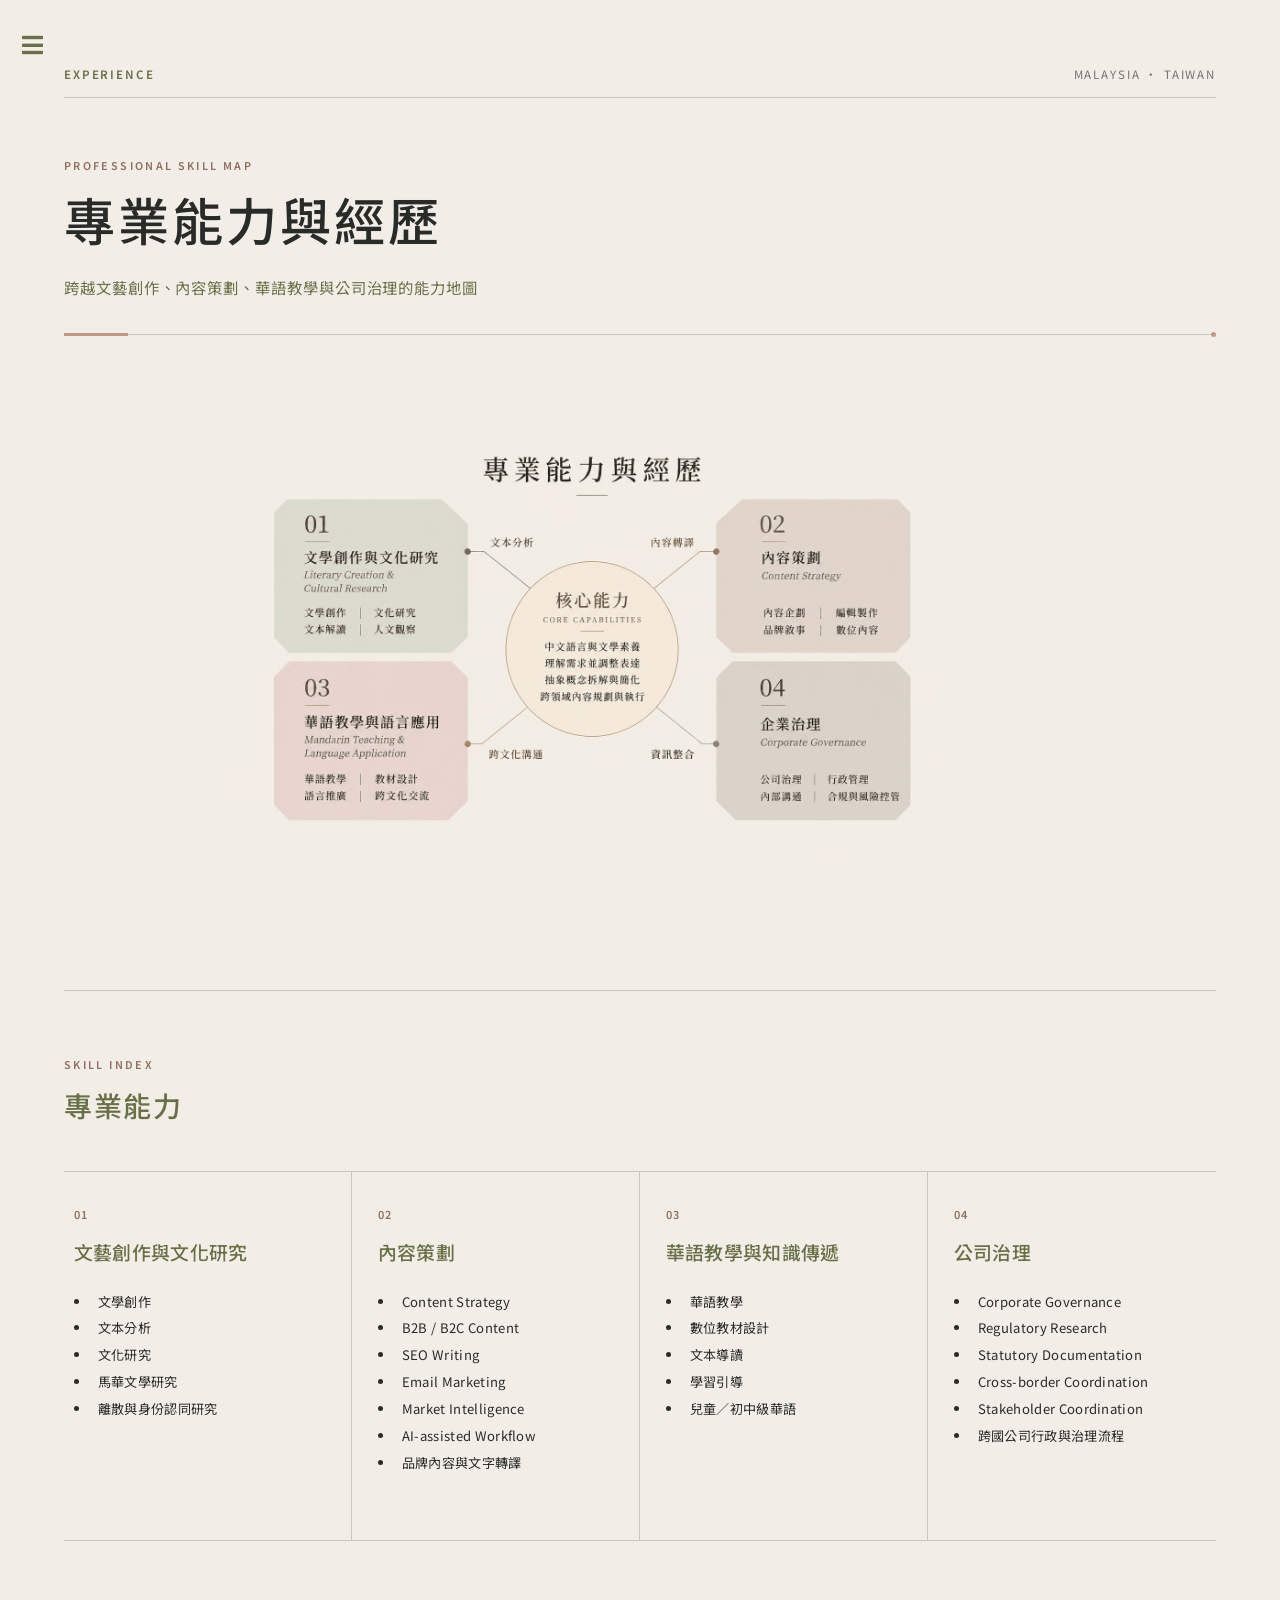
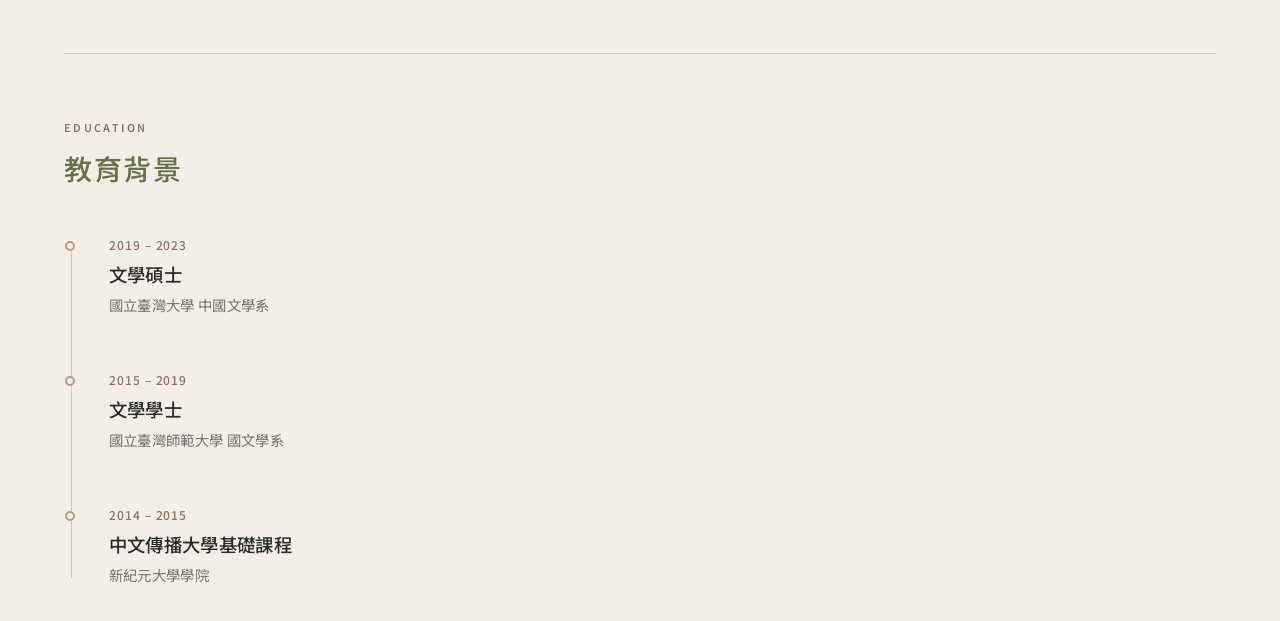
<file: experience.html>
<!DOCTYPE HTML>
<!--
	Editorial by HTML5 UP
	html5up.net | @ajlkn
	Free for personal and commercial use under the CCA 3.0 license (html5up.net/license)
-->
<html lang="zh-Hant">

	<head>

		<title>專業能力與經歷｜Angie 劉泀嗪</title>

		<meta charset="utf-8" />

		<meta
			name="viewport"
			content="width=device-width, initial-scale=1, user-scalable=no"
		/>

		<link rel="stylesheet" href="assets/css/main.css" />
		<link rel="stylesheet" href="assets/css/visual.css" />

	</head>


	<body class="is-preload">


		<!-- Wrapper -->
		<div id="wrapper">


			<!-- Main -->
			<div id="main">

				<div class="inner">


					<!-- Experience Page -->
					<section class="experience-page">


						<!-- ==================================================
							 TOPLINE
							 ================================================== -->

						<div class="experience-topline">

							<span>
								EXPERIENCE
							</span>

							<span>
								Malaysia · Taiwan
							</span>

						</div>



						<!-- ==================================================
							 PAGE HEADER
							 ================================================== -->

						<header class="experience-header">

							<p class="experience-kicker">
								PROFESSIONAL SKILL MAP
							</p>

							<h1>
								專業能力與經歷
							</h1>

							<p class="experience-subtitle">
								跨越文藝創作、內容策劃、華語教學與公司治理的能力地圖
							</p>

							<div class="experience-title-line"></div>

						</header>



						<!-- ==================================================
							 SKILL MAP IMAGE
							 ================================================== -->

						<section class="skill-map-section">

							<figure class="experience-skill-map-image">

								<img
									src="images/experience-skill-map.png"
									alt="專業能力地圖：文藝創作與文化研究、內容策劃、華語教學與知識傳遞、公司治理，以及跨域能力與核心能力"
									decoding="async"
								/>

							</figure>

						</section>



						<!-- ==================================================
							 SKILL INDEX
							 ================================================== -->

						<section class="experience-skills">


							<header class="experience-section-heading">

								<p>
									SKILL INDEX
								</p>

								<h2>
									專業能力
								</h2>

							</header>



							<div class="experience-skill-grid">


								<!-- 01 -->
								<article class="experience-skill-card">

									<span class="experience-skill-number">
										01
									</span>

									<h3>
										<a href="writing.html">
											文藝創作與文化研究
										</a>
									</h3>

									<ul>

										<li>
											文學創作
										</li>

										<li>
											文本分析
										</li>

										<li>
											文化研究
										</li>

										<li>
											馬華文學研究
										</li>

										<li>
											離散與身份認同研究
										</li>

										
										

									</ul>

								</article>



								<!-- 02 -->
								<article class="experience-skill-card">

									<span class="experience-skill-number">
										02
									</span>

									<h3>
										<a href="content.html">
											內容策劃
										</a>
									</h3>

									<ul>

										<li>
											Content Strategy
										</li>

										<li>
											B2B / B2C Content
										</li>

										<li>
											SEO Writing
										</li>

										<li>
											Email Marketing
										</li>

										<li>
											Market Intelligence
										</li>

										<li>
											AI-assisted Workflow
										</li>

										<li>
											品牌內容與文字轉譯
										</li>

									</ul>

								</article>



								<!-- 03 -->
								<article class="experience-skill-card">

									<span class="experience-skill-number">
										03
									</span>

									<h3>
										<a href="teaching.html">
											華語教學與知識傳遞
										</a>
									</h3>

									<ul>

										<li>
											華語教學
										</li>

										<li>
											數位教材設計
										</li>

										<li>
											文本導讀
										</li>

										<li>
											學習引導
										</li>

										<li>
											兒童／初中級華語
										</li>

										
									</ul>

								</article>



								<!-- 04 -->
								<article class="experience-skill-card">

									<span class="experience-skill-number">
										04
									</span>

									<h3>
										公司治理
									</h3>

									<ul>

										<li>
											Corporate Governance
										</li>

										<li>
											Regulatory Research
										</li>

										<li>
											Statutory Documentation
										</li>

										<li>
											Cross-border Coordination
										</li>

										<li>
											Stakeholder Coordination
										</li>

										<li>
											跨國公司行政與治理流程
										</li>

									</ul>

								</article>


							</div>

						</section>



						<!-- ==================================================
							 EDUCATION TIMELINE
							 ================================================== -->

						<section class="experience-education">


							<header class="experience-section-heading">

								<p>
									EDUCATION
								</p>

								<h2>
									教育背景
								</h2>

							</header>



							<div class="education-timeline">


								<!-- 2019–2023 -->
								<article class="education-timeline-item">

									<div class="education-timeline-marker"></div>

									<div class="education-timeline-content">

										<p class="education-year">
											2019 – 2023
										</p>

										<h3>
											文學碩士
										</h3>

										<p>
											國立臺灣大學 中國文學系
										</p>

									</div>

								</article>



								<!-- 2015–2019 -->
								<article class="education-timeline-item">

									<div class="education-timeline-marker"></div>

									<div class="education-timeline-content">

										<p class="education-year">
											2015 – 2019
										</p>

										<h3>
											文學學士
										</h3>

										<p>
											國立臺灣師範大學 國文學系
										</p>

									</div>

								</article>



								<!-- 2014–2015 -->
								<article class="education-timeline-item">

									<div class="education-timeline-marker"></div>

									<div class="education-timeline-content">

										<p class="education-year">
											2014 – 2015
										</p>

										<h3>
											中文傳播大學基礎課程
										</h3>

										<p>
											新紀元大學學院
										</p>

									</div>

								</article>


							</div>

						</section>


					</section>


				</div>

			</div>



			<!-- ==================================================
				 SIDEBAR
				 ================================================== -->

			<div id="sidebar">

				<div class="inner">


					<!-- Brand -->
					<div class="sidebar-brand">

						<a href="index.html">

							<span class="sidebar-name-en">
								Angie
							</span>

							<span class="sidebar-name-zh">
								劉泀嗪
							</span>

						</a>

					</div>



					<!-- Menu -->
					<nav id="menu">

						<ul>

							<li>
								<a href="index.html">
									首頁
								</a>
							</li>

							<li>
								<a href="writing.html">
									文學文化
								</a>
							</li>

							<li>
								<a href="content.html">
									內容策劃
								</a>
							</li>

							<li>
								<a href="teaching.html">
									華語教學
								</a>
							</li>

							<li>
								<a href="illustration.html">
									插畫
								</a>
							</li>

							<li class="sidebar-menu-space">
								<a href="about.html">
									關於我
								</a>
							</li>

							<li>
								<a href="experience.html">
									經歷
								</a>
							</li>

							<li>
								<a href="contact.html">
									聯絡我
								</a>
							</li>

						</ul>

					</nav>



					<!-- Footer -->
					<footer id="footer">

						<p class="copyright">

							&copy; Angie 劉泀嗪.<br />
							All rights reserved.<br />

							Design:
							<a href="https://html5up.net">
								HTML5 UP
							</a>.

						</p>

					</footer>


				</div>

			</div>


		</div>



		<!-- ==================================================
			 SCRIPTS
			 ================================================== -->

		<script src="assets/js/jquery.min.js"></script>
		<script src="assets/js/browser.min.js"></script>
		<script src="assets/js/breakpoints.min.js"></script>
		<script src="assets/js/util.js"></script>
		<script src="assets/js/main.js"></script>
		<script src="assets/js/angie-cursor.js"></script>


	</body>

</html>
</file>
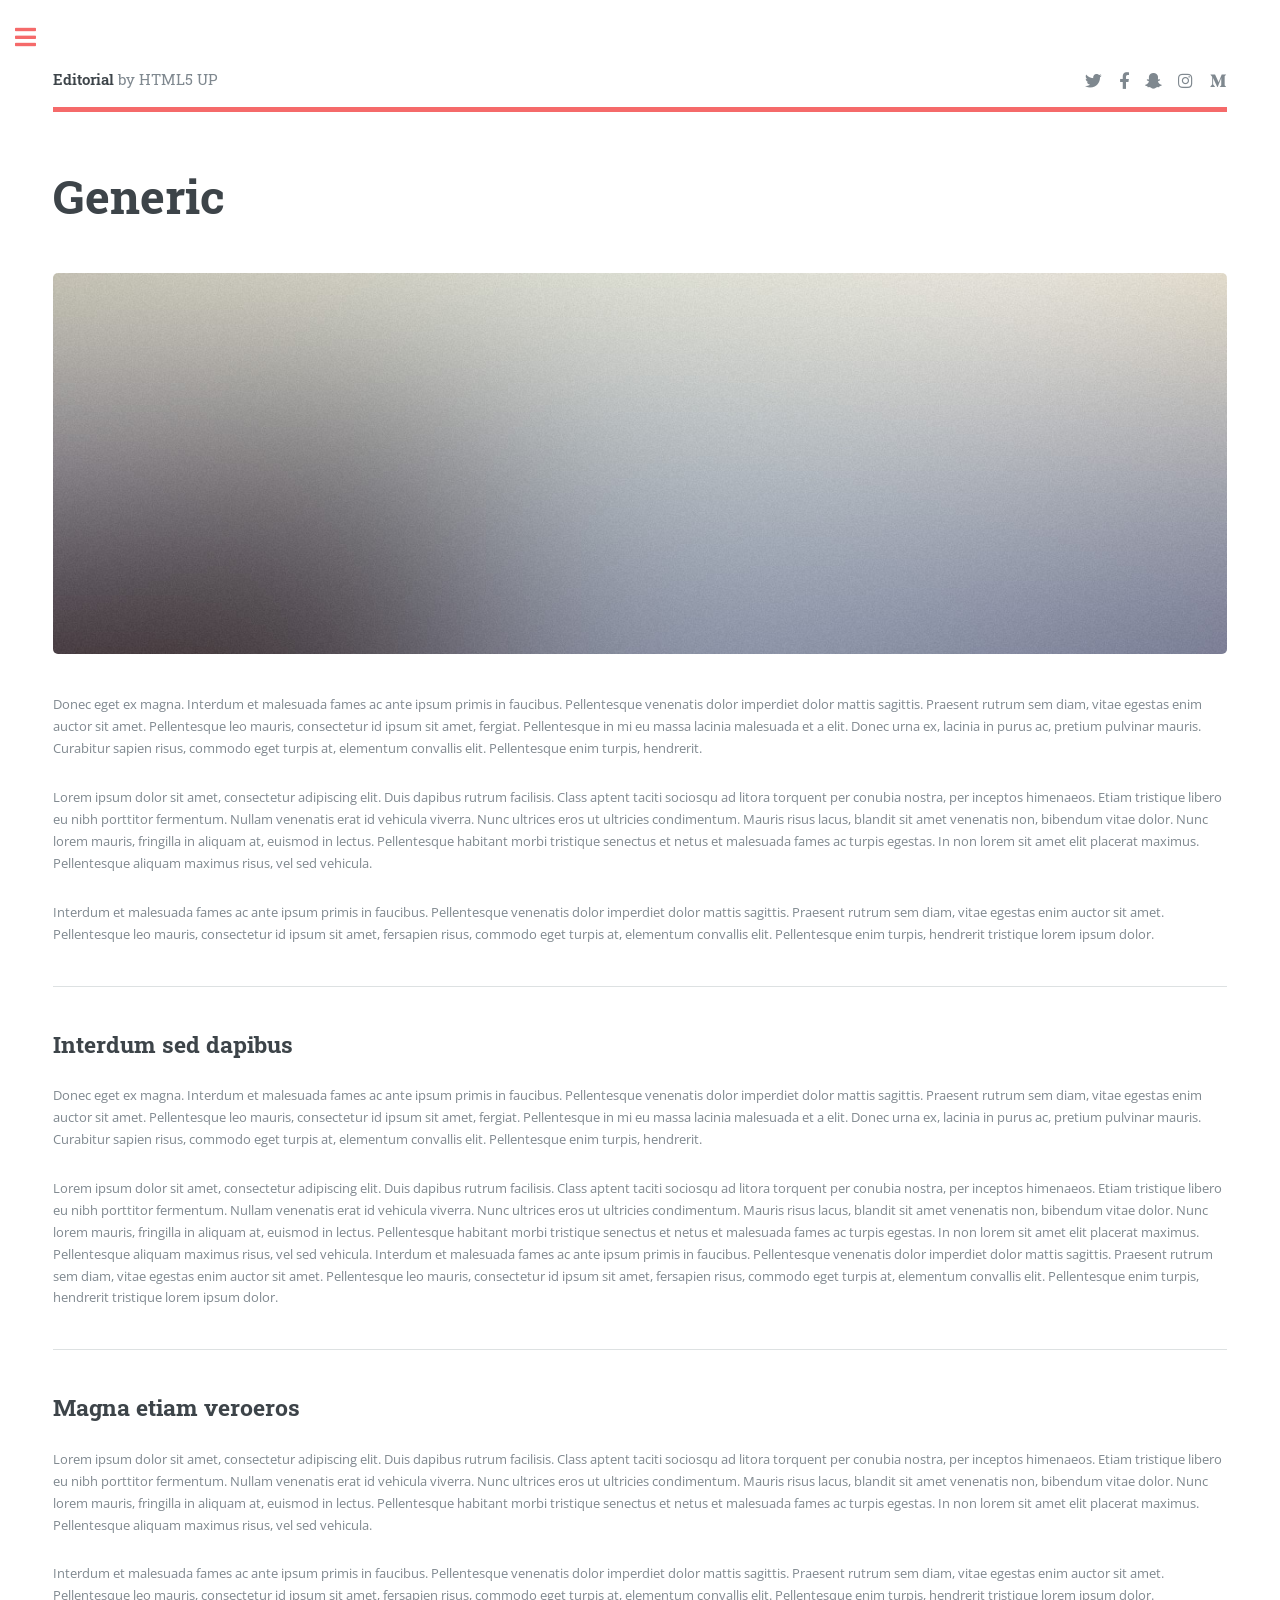
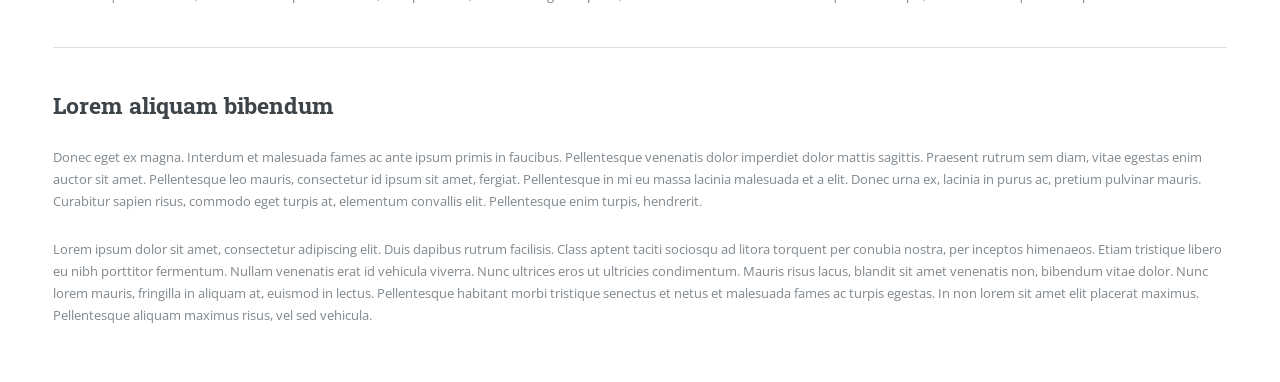
<file: generic.html>
<!DOCTYPE HTML>
<!--
	Editorial by HTML5 UP
	html5up.net | @ajlkn
	Free for personal and commercial use under the CCA 3.0 license (html5up.net/license)
-->
<html>
	<head>
		<title>Generic - Editorial by HTML5 UP</title>
		<meta charset="utf-8" />
		<meta name="viewport" content="width=device-width, initial-scale=1, user-scalable=no" />
		<link rel="stylesheet" href="assets/css/main.css" />
	</head>
	<body class="is-preload">

		<!-- Wrapper -->
			<div id="wrapper">

				<!-- Main -->
					<div id="main">
						<div class="inner">

							<!-- Header -->
								<header id="header">
									<a href="index.html" class="logo"><strong>Editorial</strong> by HTML5 UP</a>
									<ul class="icons">
										<li><a href="#" class="icon brands fa-twitter"><span class="label">Twitter</span></a></li>
										<li><a href="#" class="icon brands fa-facebook-f"><span class="label">Facebook</span></a></li>
										<li><a href="#" class="icon brands fa-snapchat-ghost"><span class="label">Snapchat</span></a></li>
										<li><a href="#" class="icon brands fa-instagram"><span class="label">Instagram</span></a></li>
										<li><a href="#" class="icon brands fa-medium-m"><span class="label">Medium</span></a></li>
									</ul>
								</header>

							<!-- Content -->
								<section>
									<header class="main">
										<h1>Generic</h1>
									</header>

									<span class="image main"><img src="images/pic11.jpg" alt="" /></span>

									<p>Donec eget ex magna. Interdum et malesuada fames ac ante ipsum primis in faucibus. Pellentesque venenatis dolor imperdiet dolor mattis sagittis. Praesent rutrum sem diam, vitae egestas enim auctor sit amet. Pellentesque leo mauris, consectetur id ipsum sit amet, fergiat. Pellentesque in mi eu massa lacinia malesuada et a elit. Donec urna ex, lacinia in purus ac, pretium pulvinar mauris. Curabitur sapien risus, commodo eget turpis at, elementum convallis elit. Pellentesque enim turpis, hendrerit.</p>
									<p>Lorem ipsum dolor sit amet, consectetur adipiscing elit. Duis dapibus rutrum facilisis. Class aptent taciti sociosqu ad litora torquent per conubia nostra, per inceptos himenaeos. Etiam tristique libero eu nibh porttitor fermentum. Nullam venenatis erat id vehicula viverra. Nunc ultrices eros ut ultricies condimentum. Mauris risus lacus, blandit sit amet venenatis non, bibendum vitae dolor. Nunc lorem mauris, fringilla in aliquam at, euismod in lectus. Pellentesque habitant morbi tristique senectus et netus et malesuada fames ac turpis egestas. In non lorem sit amet elit placerat maximus. Pellentesque aliquam maximus risus, vel sed vehicula.</p>
									<p>Interdum et malesuada fames ac ante ipsum primis in faucibus. Pellentesque venenatis dolor imperdiet dolor mattis sagittis. Praesent rutrum sem diam, vitae egestas enim auctor sit amet. Pellentesque leo mauris, consectetur id ipsum sit amet, fersapien risus, commodo eget turpis at, elementum convallis elit. Pellentesque enim turpis, hendrerit tristique lorem ipsum dolor.</p>

									<hr class="major" />

									<h2>Interdum sed dapibus</h2>
									<p>Donec eget ex magna. Interdum et malesuada fames ac ante ipsum primis in faucibus. Pellentesque venenatis dolor imperdiet dolor mattis sagittis. Praesent rutrum sem diam, vitae egestas enim auctor sit amet. Pellentesque leo mauris, consectetur id ipsum sit amet, fergiat. Pellentesque in mi eu massa lacinia malesuada et a elit. Donec urna ex, lacinia in purus ac, pretium pulvinar mauris. Curabitur sapien risus, commodo eget turpis at, elementum convallis elit. Pellentesque enim turpis, hendrerit.</p>
									<p>Lorem ipsum dolor sit amet, consectetur adipiscing elit. Duis dapibus rutrum facilisis. Class aptent taciti sociosqu ad litora torquent per conubia nostra, per inceptos himenaeos. Etiam tristique libero eu nibh porttitor fermentum. Nullam venenatis erat id vehicula viverra. Nunc ultrices eros ut ultricies condimentum. Mauris risus lacus, blandit sit amet venenatis non, bibendum vitae dolor. Nunc lorem mauris, fringilla in aliquam at, euismod in lectus. Pellentesque habitant morbi tristique senectus et netus et malesuada fames ac turpis egestas. In non lorem sit amet elit placerat maximus. Pellentesque aliquam maximus risus, vel sed vehicula. Interdum et malesuada fames ac ante ipsum primis in faucibus. Pellentesque venenatis dolor imperdiet dolor mattis sagittis. Praesent rutrum sem diam, vitae egestas enim auctor sit amet. Pellentesque leo mauris, consectetur id ipsum sit amet, fersapien risus, commodo eget turpis at, elementum convallis elit. Pellentesque enim turpis, hendrerit tristique lorem ipsum dolor.</p>

									<hr class="major" />

									<h2>Magna etiam veroeros</h2>
									<p>Lorem ipsum dolor sit amet, consectetur adipiscing elit. Duis dapibus rutrum facilisis. Class aptent taciti sociosqu ad litora torquent per conubia nostra, per inceptos himenaeos. Etiam tristique libero eu nibh porttitor fermentum. Nullam venenatis erat id vehicula viverra. Nunc ultrices eros ut ultricies condimentum. Mauris risus lacus, blandit sit amet venenatis non, bibendum vitae dolor. Nunc lorem mauris, fringilla in aliquam at, euismod in lectus. Pellentesque habitant morbi tristique senectus et netus et malesuada fames ac turpis egestas. In non lorem sit amet elit placerat maximus. Pellentesque aliquam maximus risus, vel sed vehicula.</p>
									<p>Interdum et malesuada fames ac ante ipsum primis in faucibus. Pellentesque venenatis dolor imperdiet dolor mattis sagittis. Praesent rutrum sem diam, vitae egestas enim auctor sit amet. Pellentesque leo mauris, consectetur id ipsum sit amet, fersapien risus, commodo eget turpis at, elementum convallis elit. Pellentesque enim turpis, hendrerit tristique lorem ipsum dolor.</p>

									<hr class="major" />

									<h2>Lorem aliquam bibendum</h2>
									<p>Donec eget ex magna. Interdum et malesuada fames ac ante ipsum primis in faucibus. Pellentesque venenatis dolor imperdiet dolor mattis sagittis. Praesent rutrum sem diam, vitae egestas enim auctor sit amet. Pellentesque leo mauris, consectetur id ipsum sit amet, fergiat. Pellentesque in mi eu massa lacinia malesuada et a elit. Donec urna ex, lacinia in purus ac, pretium pulvinar mauris. Curabitur sapien risus, commodo eget turpis at, elementum convallis elit. Pellentesque enim turpis, hendrerit.</p>
									<p>Lorem ipsum dolor sit amet, consectetur adipiscing elit. Duis dapibus rutrum facilisis. Class aptent taciti sociosqu ad litora torquent per conubia nostra, per inceptos himenaeos. Etiam tristique libero eu nibh porttitor fermentum. Nullam venenatis erat id vehicula viverra. Nunc ultrices eros ut ultricies condimentum. Mauris risus lacus, blandit sit amet venenatis non, bibendum vitae dolor. Nunc lorem mauris, fringilla in aliquam at, euismod in lectus. Pellentesque habitant morbi tristique senectus et netus et malesuada fames ac turpis egestas. In non lorem sit amet elit placerat maximus. Pellentesque aliquam maximus risus, vel sed vehicula.</p>

								</section>

						</div>
					</div>

				<!-- Sidebar -->
					<div id="sidebar">
						<div class="inner">

							<!-- Search -->
								<section id="search" class="alt">
									<form method="post" action="#">
										<input type="text" name="query" id="query" placeholder="Search" />
									</form>
								</section>

							<!-- Menu -->
								<nav id="menu">
									<header class="major">
										<h2>Menu</h2>
									</header>
									<ul>
										<li><a href="index.html">Homepage</a></li>
										<li><a href="generic.html">Generic</a></li>
										<li><a href="elements.html">Elements</a></li>
										<li>
											<span class="opener">Submenu</span>
											<ul>
												<li><a href="#">Lorem Dolor</a></li>
												<li><a href="#">Ipsum Adipiscing</a></li>
												<li><a href="#">Tempus Magna</a></li>
												<li><a href="#">Feugiat Veroeros</a></li>
											</ul>
										</li>
										<li><a href="#">Etiam Dolore</a></li>
										<li><a href="#">Adipiscing</a></li>
										<li>
											<span class="opener">Another Submenu</span>
											<ul>
												<li><a href="#">Lorem Dolor</a></li>
												<li><a href="#">Ipsum Adipiscing</a></li>
												<li><a href="#">Tempus Magna</a></li>
												<li><a href="#">Feugiat Veroeros</a></li>
											</ul>
										</li>
										<li><a href="#">Maximus Erat</a></li>
										<li><a href="#">Sapien Mauris</a></li>
										<li><a href="#">Amet Lacinia</a></li>
									</ul>
								</nav>

							<!-- Section -->
								<section>
									<header class="major">
										<h2>Ante interdum</h2>
									</header>
									<div class="mini-posts">
										<article>
											<a href="#" class="image"><img src="images/pic07.jpg" alt="" /></a>
											<p>Aenean ornare velit lacus, ac varius enim lorem ullamcorper dolore aliquam.</p>
										</article>
										<article>
											<a href="#" class="image"><img src="images/pic08.jpg" alt="" /></a>
											<p>Aenean ornare velit lacus, ac varius enim lorem ullamcorper dolore aliquam.</p>
										</article>
										<article>
											<a href="#" class="image"><img src="images/pic09.jpg" alt="" /></a>
											<p>Aenean ornare velit lacus, ac varius enim lorem ullamcorper dolore aliquam.</p>
										</article>
									</div>
									<ul class="actions">
										<li><a href="#" class="button">More</a></li>
									</ul>
								</section>

							<!-- Section -->
								<section>
									<header class="major">
										<h2>Get in touch</h2>
									</header>
									<p>Sed varius enim lorem ullamcorper dolore aliquam aenean ornare velit lacus, ac varius enim lorem ullamcorper dolore. Proin sed aliquam facilisis ante interdum. Sed nulla amet lorem feugiat tempus aliquam.</p>
									<ul class="contact">
										<li class="icon solid fa-envelope"><a href="#">information@untitled.tld</a></li>
										<li class="icon solid fa-phone">(000) 000-0000</li>
										<li class="icon solid fa-home">1234 Somewhere Road #8254<br />
										Nashville, TN 00000-0000</li>
									</ul>
								</section>

							<!-- Footer -->
								<footer id="footer">
									<p class="copyright">&copy; Untitled. All rights reserved. Demo Images: <a href="https://unsplash.com">Unsplash</a>. Design: <a href="https://html5up.net">HTML5 UP</a>.</p>
								</footer>

						</div>
					</div>

			</div>

		<!-- Scripts -->
			<script src="assets/js/jquery.min.js"></script>
			<script src="assets/js/browser.min.js"></script>
			<script src="assets/js/breakpoints.min.js"></script>
			<script src="assets/js/util.js"></script>
			<script src="assets/js/main.js"></script>

	</body>
</html>
</file>
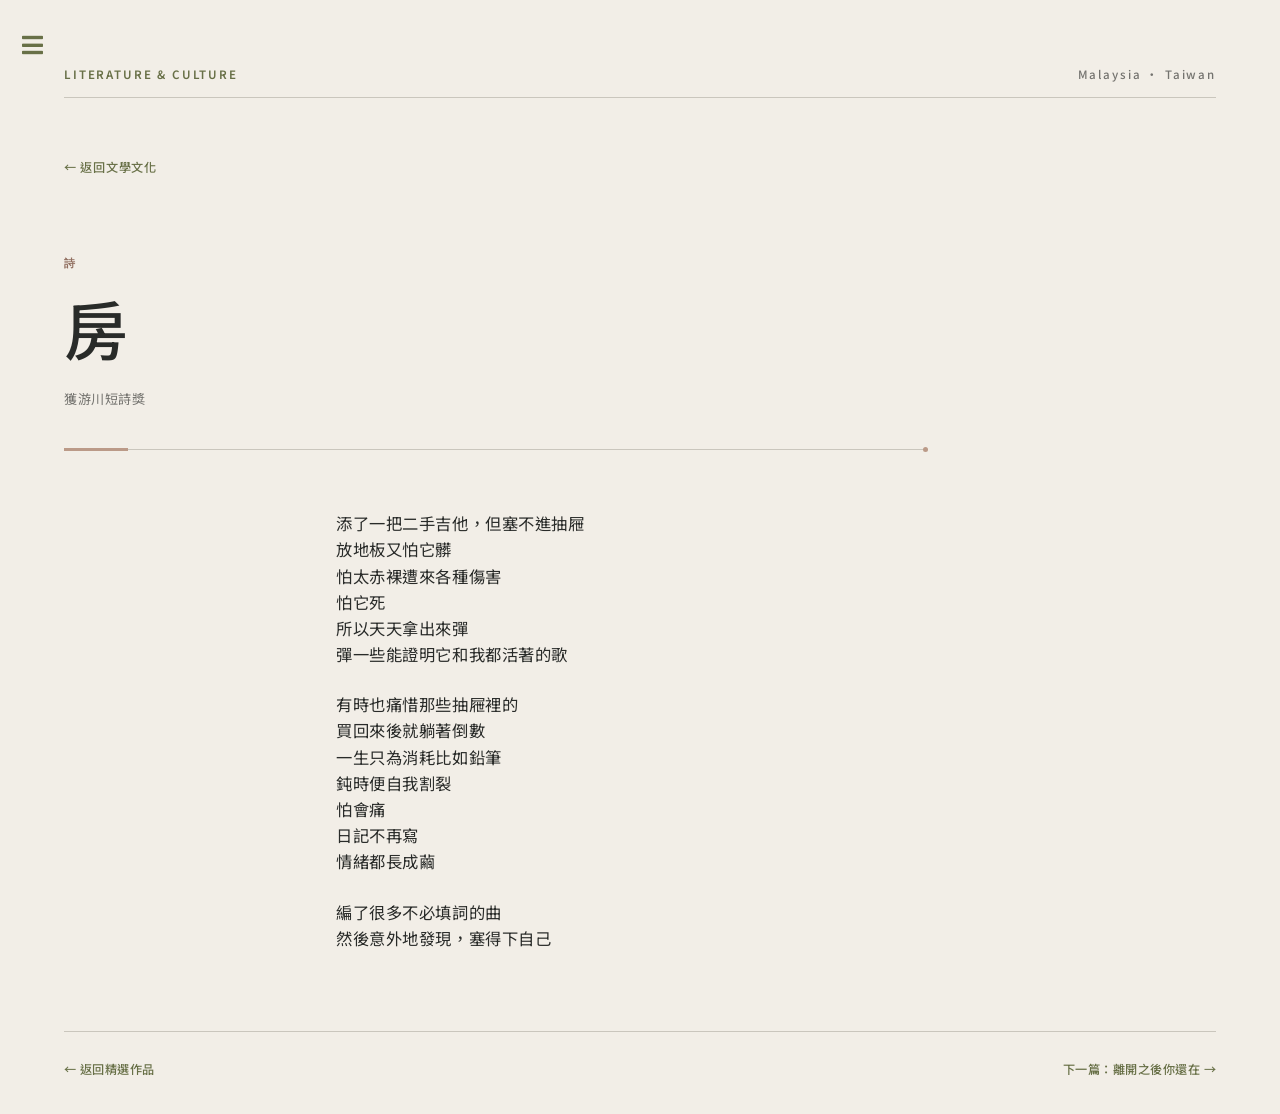
<file: poem-fang.html>
<!DOCTYPE HTML>
<!--
	Editorial by HTML5 UP
	html5up.net | @ajlkn
	Free for personal and commercial use under the CCA 3.0 license (html5up.net/license)
-->
<html lang="zh-Hant">

	<head>

		<title>房｜Angie 劉泀嗪</title>

		<meta charset="utf-8" />

		<meta
			name="viewport"
			content="width=device-width, initial-scale=1, user-scalable=no"
		/>

		<link rel="stylesheet" href="assets/css/main.css" />
		<link rel="stylesheet" href="assets/css/visual.css" />

	</head>


	<body class="is-preload">


		<!-- Wrapper -->
		<div id="wrapper">


			<!-- Main -->
			<div id="main">

				<div class="inner">


					<section class="literary-work-page">


						<!-- Topline -->
						<div class="literary-work-topline">

							<span>
								LITERATURE &amp; CULTURE
							</span>

							<span>
								Malaysia · Taiwan
							</span>

						</div>



						<!-- Back -->
						<div class="literary-work-back">

							<a href="writing.html">
								← 返回文學文化
							</a>

						</div>



						<!-- Article Header -->
						<header class="literary-work-header">

							<p class="literary-work-type">
								詩
							</p>

							<h1>
								房
							</h1>

							<p class="literary-work-source">
								獲游川短詩獎
							</p>

							<div class="literary-work-title-line"></div>

						</header>



						<article class="literary-work-body">

	<div class="poem">

		<div class="poem-stanza">
			添了一把二手吉他，但塞不進抽屜<br />
			放地板又怕它髒<br />
			怕太赤裸遭來各種傷害<br />
			怕它死<br />
			所以天天拿出來彈<br />
			彈一些能證明它和我都活著的歌
		</div>

		<div class="poem-stanza">
			有時也痛惜那些抽屜裡的<br />
			買回來後就躺著倒數<br />
			一生只為消耗比如鉛筆<br />
			鈍時便自我割裂<br />
			怕會痛<br />
			日記不再寫<br />
			情緒都長成繭
		</div>

		<div class="poem-stanza">
			編了很多不必填詞的曲<br />
			然後意外地發現，塞得下自己
		</div>

	</div>

</article>



						<!-- Bottom Navigation -->
						<nav class="literary-work-navigation">

							<a href="writing.html">
								← 返回精選作品
							</a>

							<a href="essay-after-leaving.html">
								下一篇：離開之後你還在 →
							</a>

						</nav>


					</section>


				</div>

			</div>



			<!-- Sidebar -->
			<div id="sidebar">

				<div class="inner">


					<!-- Brand -->
					<div class="sidebar-brand">

						<a href="index.html">

							<span class="sidebar-name-en">
								Angie
							</span>

							<span class="sidebar-name-zh">
								劉泀嗪
							</span>

						</a>

					</div>



					<!-- Menu -->
					<nav id="menu">

						<ul>

							<li>
								<a href="index.html">
									首頁
								</a>
							</li>

							<li>
								<a href="writing.html">
									文學文化
								</a>
							</li>

							<li>
								<a href="content.html">
									內容策劃
								</a>
							</li>

							<li>
								<a href="teaching.html">
									華語教學
								</a>
							</li>

							<li>
								<a href="illustration.html">
									插畫
								</a>
							</li>

							<li class="sidebar-menu-space">
								<a href="about.html">
									關於我
								</a>
							</li>

							<li>
								<a href="experience.html">
									經歷
								</a>
							</li>

							<li>
								<a href="contact.html">
									聯絡我
								</a>
							</li>

						</ul>

					</nav>



					<!-- Footer -->
					<footer id="footer">

						<p class="copyright">

							&copy; Angie 劉泀嗪.<br />
							All rights reserved.<br />

							Design:
							<a href="https://html5up.net">
								HTML5 UP
							</a>.

						</p>

					</footer>


				</div>

			</div>


		</div>



		<!-- Scripts -->
		<script src="assets/js/jquery.min.js"></script>
		<script src="assets/js/browser.min.js"></script>
		<script src="assets/js/breakpoints.min.js"></script>
		<script src="assets/js/util.js"></script>
		<script src="assets/js/main.js"></script>
		<script src="assets/js/angie-cursor.js"></script>


	</body>

</html>
</file>
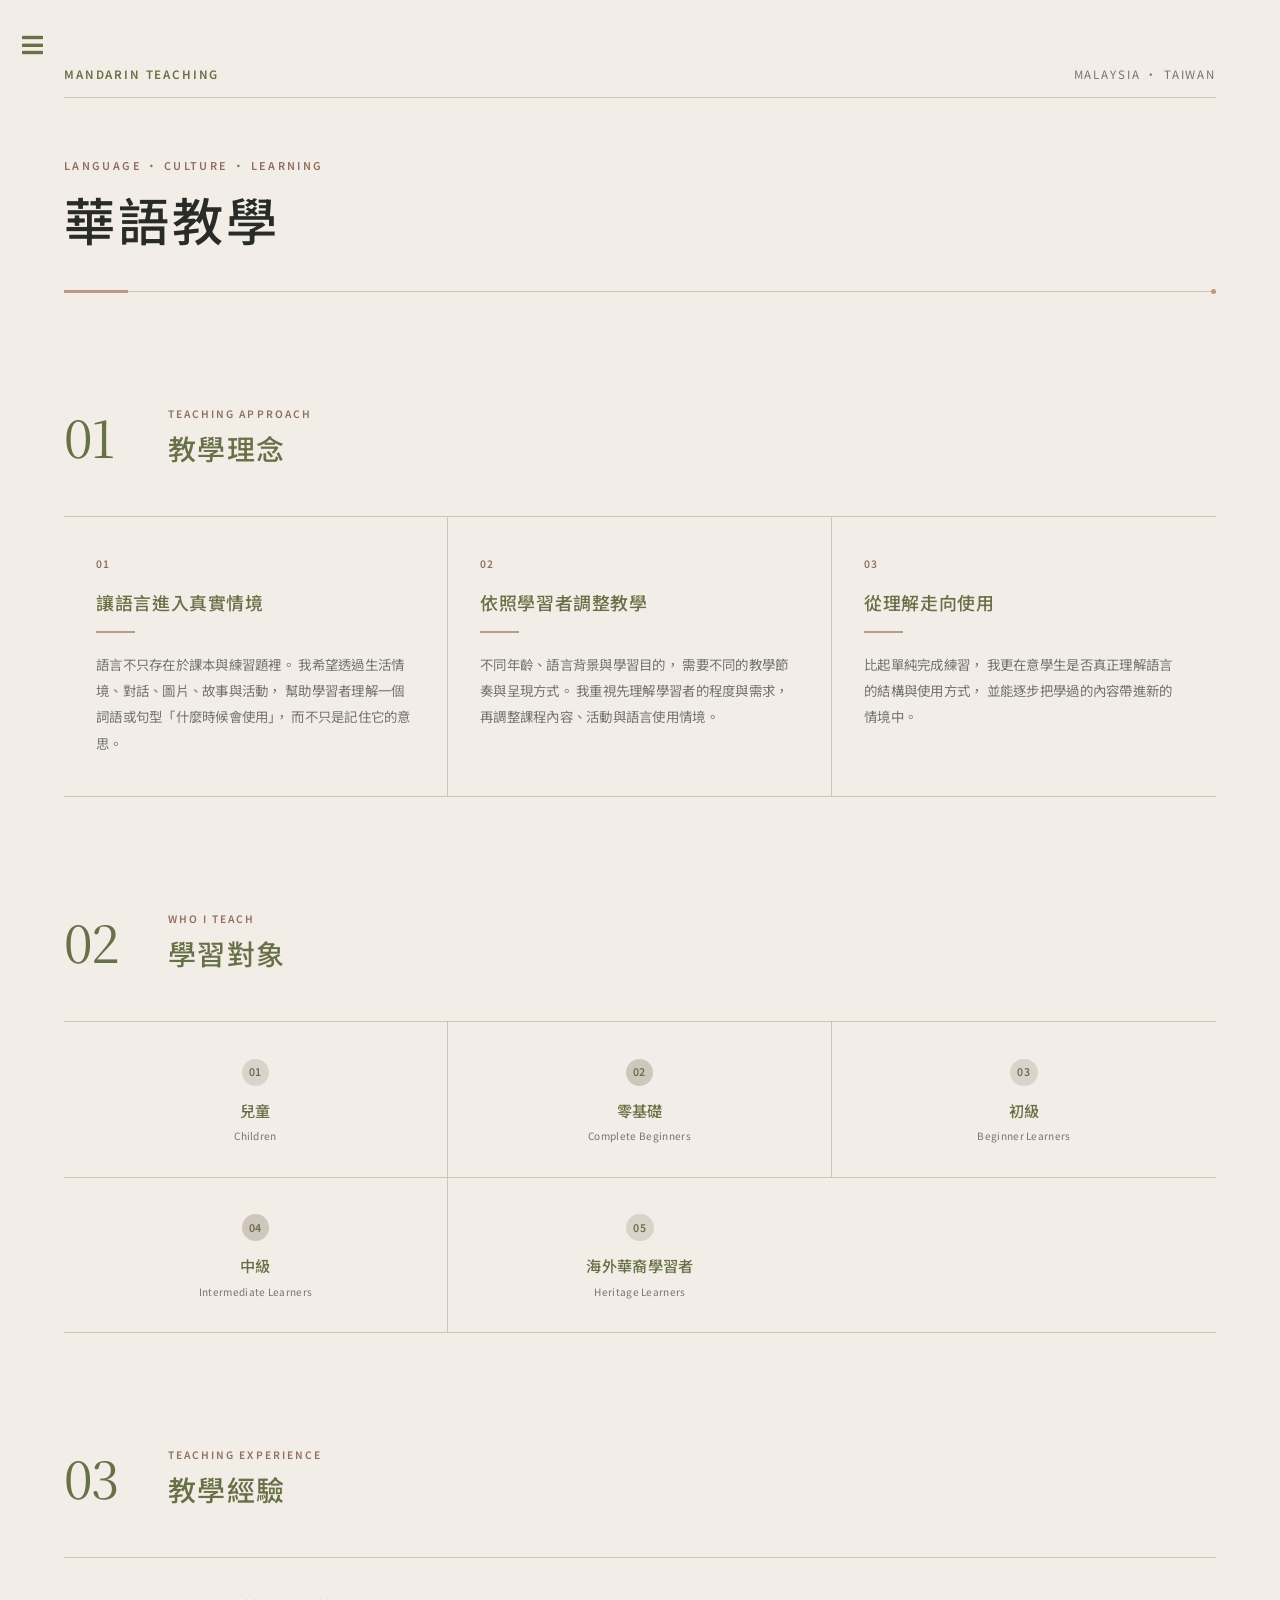
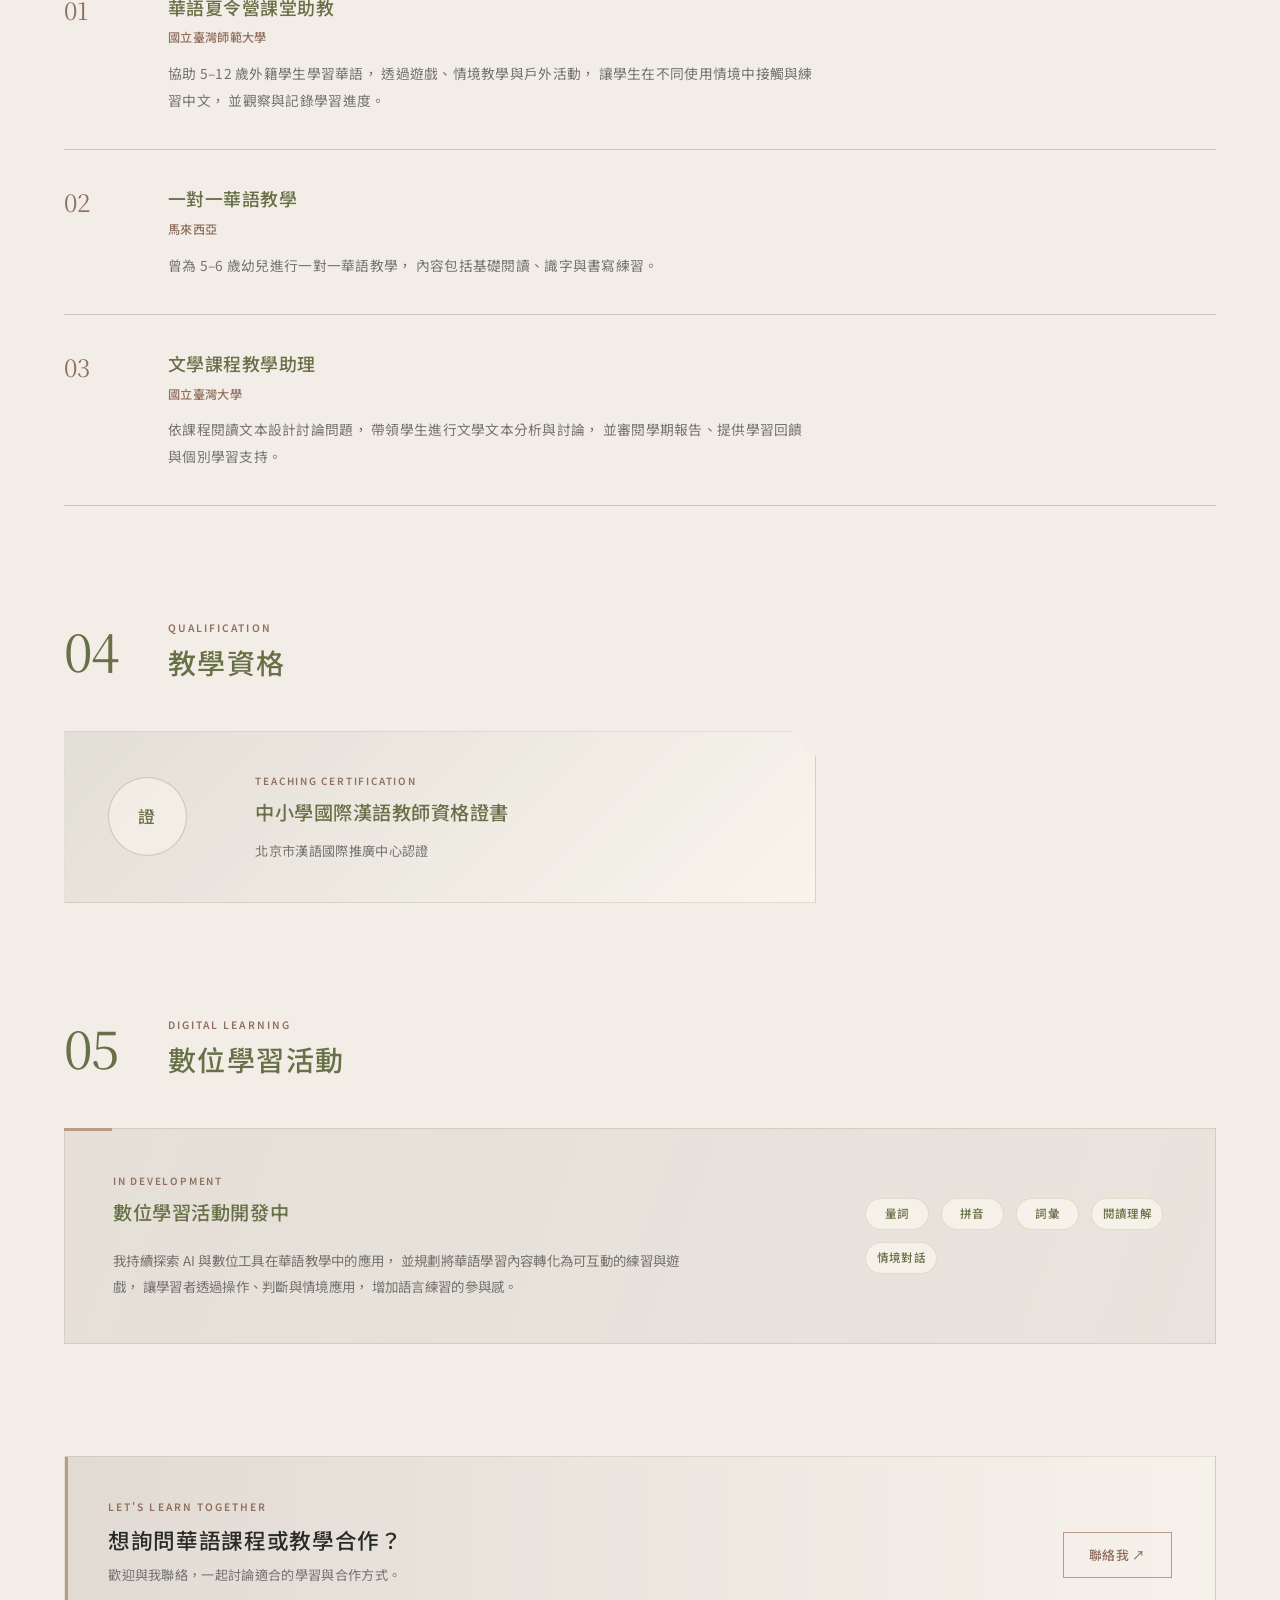
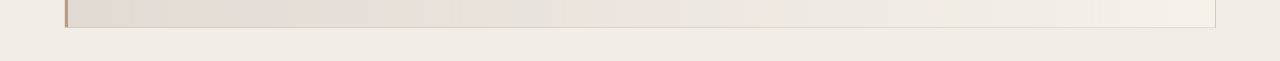
<file: teaching.html>
<!DOCTYPE HTML>
<!--
	Editorial by HTML5 UP
	html5up.net | @ajlkn
	Free for personal and commercial use under the CCA 3.0 license (html5up.net/license)
-->
<html lang="zh-Hant">

	<head>

		<title>華語教學｜Angie 劉泀嗪</title>

		<meta charset="utf-8" />

		<meta
			name="viewport"
			content="width=device-width, initial-scale=1, user-scalable=no"
		/>

		<link rel="stylesheet" href="assets/css/main.css" />
		<link rel="stylesheet" href="assets/css/visual.css" />

	</head>


	<body class="is-preload">


		<!-- Wrapper -->
		<div id="wrapper">


			<!-- Main -->
			<div id="main">

				<div class="inner">


					<!-- Mandarin Teaching Page -->
					<section class="teaching-page">


						<!-- ==================================================
							 TOPLINE
							 ================================================== -->

						<div class="teaching-topline">

							<span>
								MANDARIN TEACHING
							</span>

							<span>
								Malaysia · Taiwan
							</span>

						</div>



						<!-- ==================================================
							 PAGE HEADER
							 ================================================== -->

						<header class="teaching-header">

							<p class="teaching-kicker">
								LANGUAGE · CULTURE · LEARNING
							</p>

							<h1>
								華語教學
							</h1>

							<div class="teaching-title-line"></div>

						</header>



						<!-- ==================================================
							 01 TEACHING APPROACH
							 ================================================== -->

						<section class="teaching-section teaching-approach">


							<header class="teaching-section-heading">

								<span class="teaching-section-number">
									01
								</span>

								<div>

									<p>
										TEACHING APPROACH
									</p>

									<h2>
										教學理念
									</h2>

								</div>

							</header>



							<div class="teaching-approach-grid">


								<article class="teaching-approach-item">

									<span class="teaching-approach-number">
										01
									</span>

									<h3>
										讓語言進入真實情境
									</h3>

									<p>
										語言不只存在於課本與練習題裡。
										我希望透過生活情境、對話、圖片、故事與活動，
										幫助學習者理解一個詞語或句型「什麼時候會使用」，
										而不只是記住它的意思。
									</p>

								</article>



								<article class="teaching-approach-item">

									<span class="teaching-approach-number">
										02
									</span>

									<h3>
										依照學習者調整教學
									</h3>

									<p>
										不同年齡、語言背景與學習目的，
										需要不同的教學節奏與呈現方式。
										我重視先理解學習者的程度與需求，
										再調整課程內容、活動與語言使用情境。
									</p>

								</article>



								<article class="teaching-approach-item">

									<span class="teaching-approach-number">
										03
									</span>

									<h3>
										從理解走向使用
									</h3>

									<p>
										比起單純完成練習，
										我更在意學生是否真正理解語言的結構與使用方式，
										並能逐步把學過的內容帶進新的情境中。
									</p>

								</article>


							</div>


						</section>



						<!-- ==================================================
							 02 WHO I TEACH
							 ================================================== -->

						<section class="teaching-section teaching-learners">


							<header class="teaching-section-heading">

								<span class="teaching-section-number">
									02
								</span>

								<div>

									<p>
										WHO I TEACH
									</p>

									<h2>
										學習對象
									</h2>

								</div>

							</header>



							<div class="teaching-learner-grid">


								<div class="teaching-learner-item">

									<span class="teaching-learner-number">
										01
									</span>

									<h3>
										兒童
									</h3>

									<p>
										Children
									</p>

								</div>



								<div class="teaching-learner-item">

									<span class="teaching-learner-number">
										02
									</span>

									<h3>
										零基礎
									</h3>

									<p>
										Complete Beginners
									</p>

								</div>



								<div class="teaching-learner-item">

									<span class="teaching-learner-number">
										03
									</span>

									<h3>
										初級
									</h3>

									<p>
										Beginner Learners
									</p>

								</div>



								<div class="teaching-learner-item">

									<span class="teaching-learner-number">
										04
									</span>

									<h3>
										中級
									</h3>

									<p>
										Intermediate Learners
									</p>

								</div>



								<div class="teaching-learner-item">

									<span class="teaching-learner-number">
										05
									</span>

									<h3>
										海外華裔學習者
									</h3>

									<p>
										Heritage Learners
									</p>

								</div>


							</div>


						</section>



						<!-- ==================================================
							 03 TEACHING EXPERIENCE
							 ================================================== -->

						<section class="teaching-section teaching-experience">


							<header class="teaching-section-heading">

								<span class="teaching-section-number">
									03
								</span>

								<div>

									<p>
										TEACHING EXPERIENCE
									</p>

									<h2>
										教學經驗
									</h2>

								</div>

							</header>



							<div class="teaching-experience-list">


								<!-- Experience 01 -->
								<article class="teaching-experience-item">

									<span class="teaching-experience-number">
										01
									</span>

									<div class="teaching-experience-main">

										<h3>
											華語夏令營課堂助教
										</h3>

										<p class="teaching-experience-meta">
											國立臺灣師範大學
										</p>

										<p class="teaching-experience-description">
											協助 5–12 歲外籍學生學習華語，
											透過遊戲、情境教學與戶外活動，
											讓學生在不同使用情境中接觸與練習中文，
											並觀察與記錄學習進度。
										</p>

									</div>

								</article>



								<!-- Experience 02 -->
								<article class="teaching-experience-item">

									<span class="teaching-experience-number">
										02
									</span>

									<div class="teaching-experience-main">

										<h3>
											一對一華語教學
										</h3>

										<p class="teaching-experience-meta">
											馬來西亞
										</p>

										<p class="teaching-experience-description">
											曾為 5–6 歲幼兒進行一對一華語教學，
											內容包括基礎閱讀、識字與書寫練習。
										</p>

									</div>

								</article>



								<!-- Experience 03 -->
								<article class="teaching-experience-item">

									<span class="teaching-experience-number">
										03
									</span>

									<div class="teaching-experience-main">

										<h3>
											文學課程教學助理
										</h3>

										<p class="teaching-experience-meta">
											國立臺灣大學
										</p>

										<p class="teaching-experience-description">
											依課程閱讀文本設計討論問題，
											帶領學生進行文學文本分析與討論，
											並審閱學期報告、提供學習回饋與個別學習支持。
										</p>

									</div>

								</article>


							</div>


						</section>



						<!-- ==================================================
							 04 QUALIFICATION
							 ================================================== -->

						<section class="teaching-section teaching-qualification">


							<header class="teaching-section-heading">

								<span class="teaching-section-number">
									04
								</span>

								<div>

									<p>
										QUALIFICATION
									</p>

									<h2>
										教學資格
									</h2>

								</div>

							</header>



							<div class="teaching-qualification-card">

								<div class="teaching-qualification-mark">
									證
								</div>

								<div class="teaching-qualification-copy">

									<p class="teaching-qualification-label">
										TEACHING CERTIFICATION
									</p>

									<h3>
										中小學國際漢語教師資格證書
									</h3>

									<p>
										北京市漢語國際推廣中心認證
									</p>

								</div>

							</div>


						</section>



						<!-- ==================================================
							 05 DIGITAL LEARNING
							 ================================================== -->

						<section class="teaching-section teaching-digital">


							<header class="teaching-section-heading">

								<span class="teaching-section-number">
									05
								</span>

								<div>

									<p>
										DIGITAL LEARNING
									</p>

									<h2>
										數位學習活動
									</h2>

								</div>

							</header>



							<div class="teaching-digital-panel">


								<div class="teaching-digital-copy">

									<p class="teaching-digital-status">
										IN DEVELOPMENT
									</p>

									<h3>
										數位學習活動開發中
									</h3>

									<p>
										我持續探索 AI 與數位工具在華語教學中的應用，
										並規劃將華語學習內容轉化為可互動的練習與遊戲，
										讓學習者透過操作、判斷與情境應用，
										增加語言練習的參與感。
									</p>

								</div>



								<div class="teaching-digital-topics">

									<span>
										量詞
									</span>

									<span>
										拼音
									</span>

									<span>
										詞彙
									</span>

									<span>
										閱讀理解
									</span>

									<span>
										情境對話
									</span>

								</div>


							</div>


						</section>



						<!-- ==================================================
							 CONTACT CTA
							 ================================================== -->

						<section class="teaching-cta">

							<p class="teaching-cta-kicker">
								LET'S LEARN TOGETHER
							</p>

							<div class="teaching-cta-row">

								<div>

									<h2>
										想詢問華語課程或教學合作？
									</h2>

									<p class="teaching-cta-note">
										歡迎與我聯絡，一起討論適合的學習與合作方式。
									</p>

								</div>

								<a href="contact.html">
									聯絡我 ↗
								</a>

							</div>

						</section>


					</section>


				</div>

			</div>



			<!-- ==================================================
				 SIDEBAR
				 ================================================== -->

			<div id="sidebar">

				<div class="inner">


					<!-- Brand -->
					<div class="sidebar-brand">

						<a href="index.html">

							<span class="sidebar-name-en">
								Angie
							</span>

							<span class="sidebar-name-zh">
								劉泀嗪
							</span>

						</a>

					</div>



					<!-- Menu -->
					<nav id="menu">

						<ul>

							<li>
								<a href="index.html">
									首頁
								</a>
							</li>

							<li>
								<a href="writing.html">
									文學文化
								</a>
							</li>

							<li>
								<a href="content.html">
									內容策劃
								</a>
							</li>

							<li>
								<a href="teaching.html">
									華語教學
								</a>
							</li>

							<li>
								<a href="illustration.html">
									插畫
								</a>
							</li>

							<li class="sidebar-menu-space">
								<a href="about.html">
									關於我
								</a>
							</li>

							<li>
								<a href="experience.html">
									經歷
								</a>
							</li>

							<li>
								<a href="contact.html">
									聯絡我
								</a>
							</li>

						</ul>

					</nav>



					<!-- Footer -->
					<footer id="footer">

						<p class="copyright">

							&copy; Angie 劉泀嗪.<br />
							All rights reserved.<br />

							Design:
							<a href="https://html5up.net">
								HTML5 UP
							</a>.

						</p>

					</footer>


				</div>

			</div>


		</div>



		<!-- Scripts -->
		<script src="assets/js/jquery.min.js"></script>
		<script src="assets/js/browser.min.js"></script>
		<script src="assets/js/breakpoints.min.js"></script>
		<script src="assets/js/util.js"></script>
		<script src="assets/js/main.js"></script>
		<script src="assets/js/angie-cursor.js"></script>


	</body>

</html>
</file>
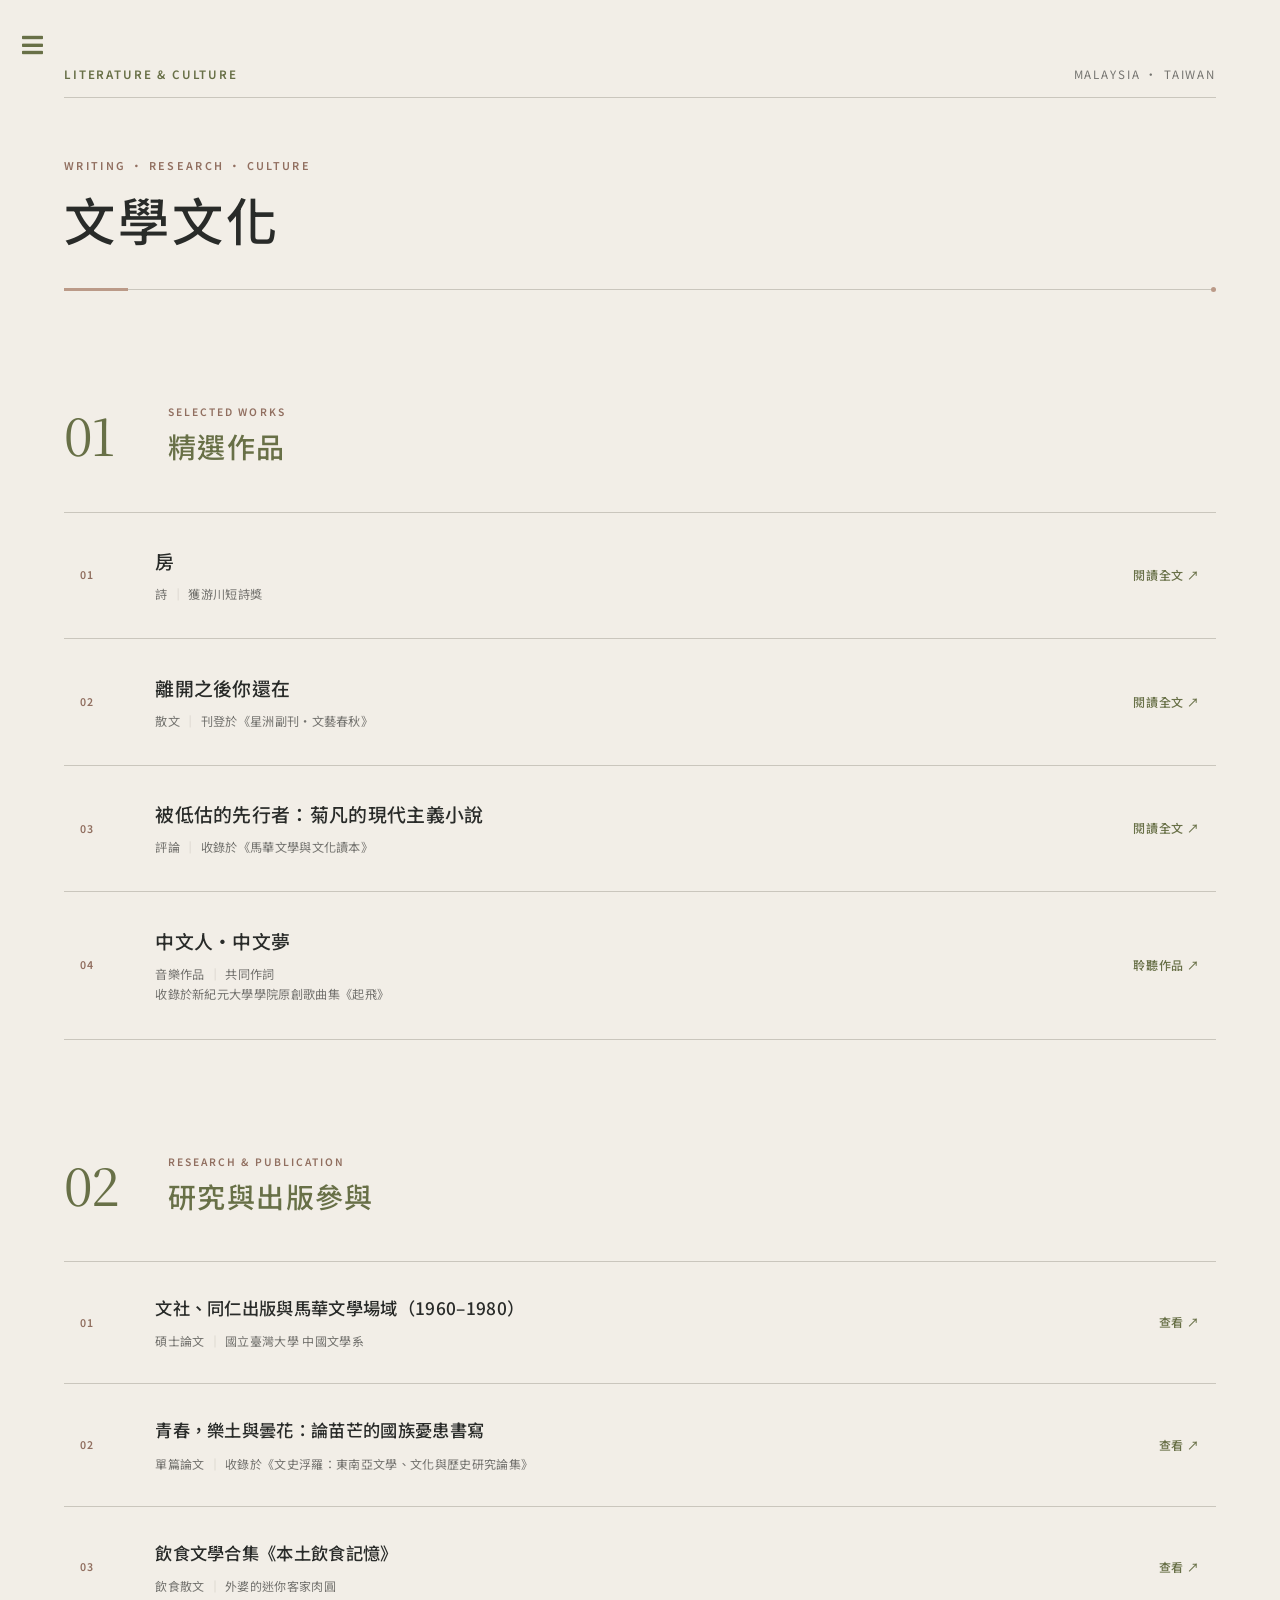
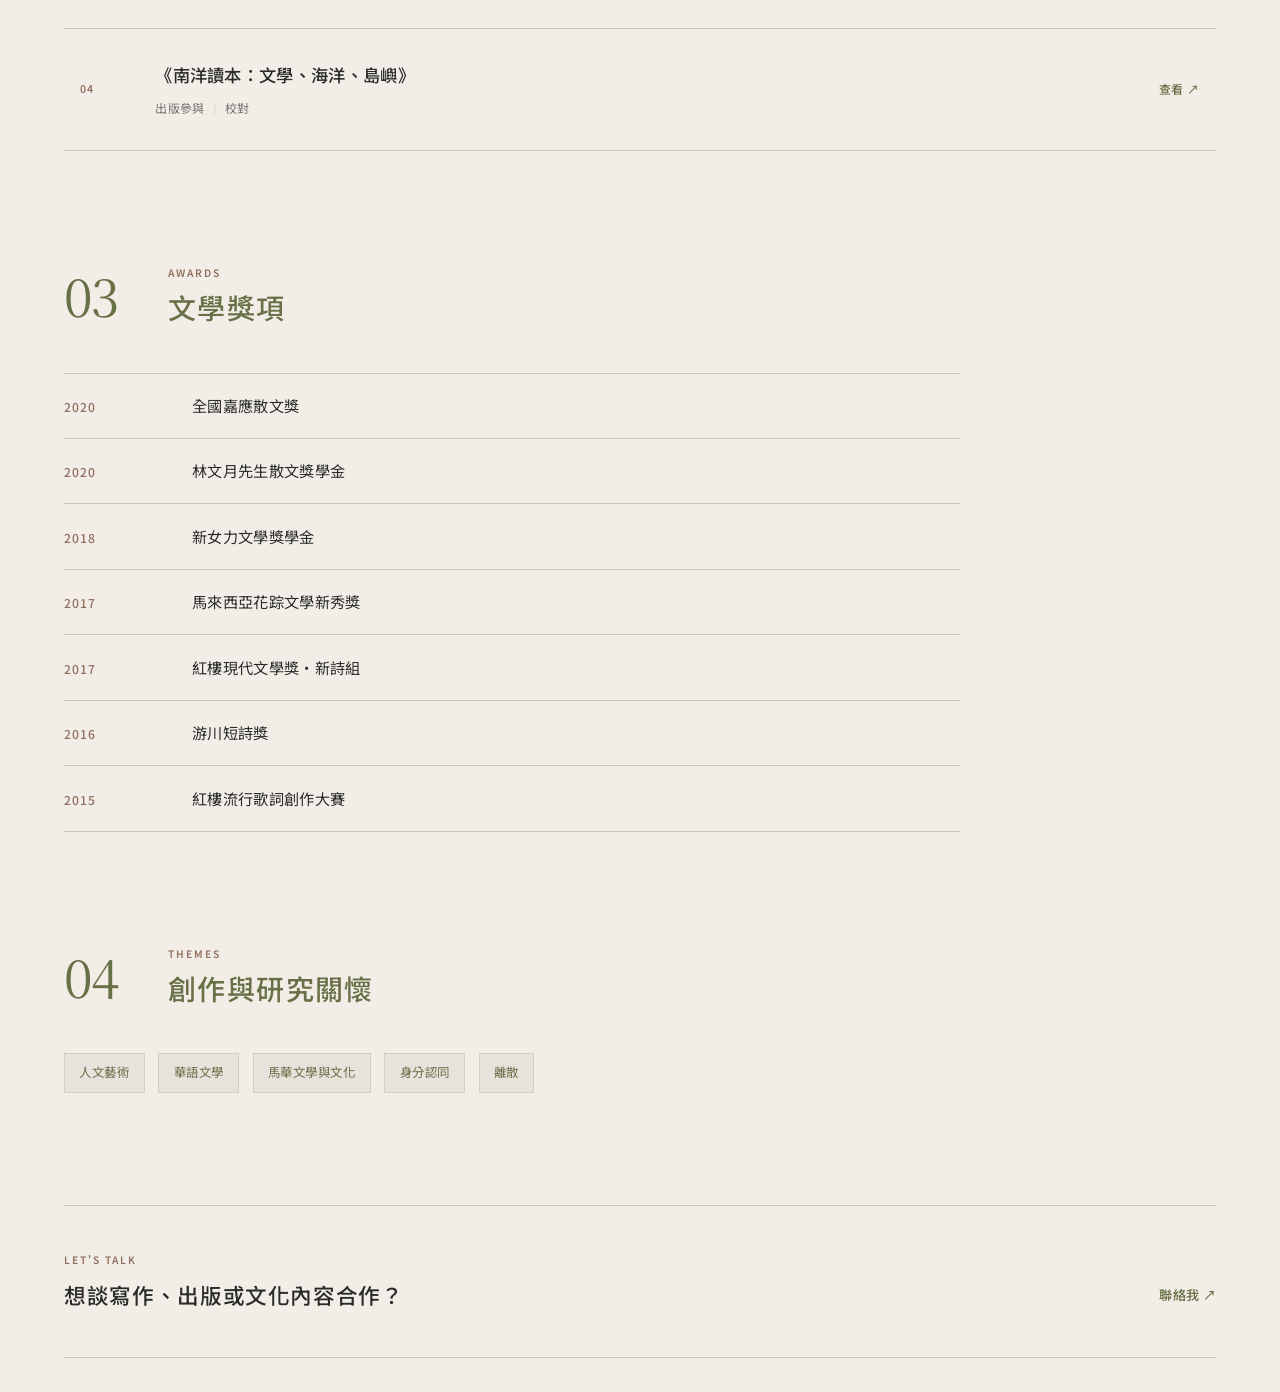
<file: writing.html>
<!DOCTYPE HTML>
<!--
	Editorial by HTML5 UP
	html5up.net | @ajlkn
	Free for personal and commercial use under the CCA 3.0 license (html5up.net/license)
-->
<html lang="zh-Hant">

	<head>

		<title>文學文化｜Angie 劉泀嗪</title>

		<meta charset="utf-8" />

		<meta
			name="viewport"
			content="width=device-width, initial-scale=1, user-scalable=no"
		/>

		<link rel="stylesheet" href="assets/css/main.css" />
		<link rel="stylesheet" href="assets/css/visual.css" />

	</head>


	<body class="is-preload">


		<!-- Wrapper -->
		<div id="wrapper">


			<!-- Main -->
			<div id="main">

				<div class="inner">


					<!-- Writing Page -->
					<section class="writing-page">


						<!-- ==================================================
							 TOPLINE
							 ================================================== -->

						<div class="writing-topline">

							<span>
								LITERATURE &amp; CULTURE
							</span>

							<span>
								Malaysia · Taiwan
							</span>

						</div>



						<!-- ==================================================
							 PAGE HEADER
							 ================================================== -->

						<header class="writing-header">

							<p class="writing-kicker">
								WRITING · RESEARCH · CULTURE
							</p>

							<h1>
								文學文化
							</h1>


							<div class="writing-title-line"></div>

						</header>



						<!-- ==================================================
							 01 SELECTED WORKS
							 ================================================== -->

						<section class="writing-section writing-selected">


							<header class="writing-section-heading">

								<span class="writing-section-number">
									01
								</span>

								<div>

									<p>
										SELECTED WORKS
									</p>

									<h2>
										精選作品
									</h2>

								</div>

							</header>



							<div class="writing-work-list">


								<!-- Work 01 -->
								<article class="writing-work-item">

									<span class="writing-work-number">
										01
									</span>

									<div class="writing-work-main">

										<h3>
											房
										</h3>

										<p class="writing-work-meta">
											<span>詩</span>
											<span class="writing-meta-divider">｜</span>
											<span>獲游川短詩獎</span>
										</p>

									</div>

									<a
										class="writing-work-link"
										href="poem-fang.html"
									>
										閱讀全文 ↗
									</a>

								</article>



								<!-- Work 02 -->
								<article class="writing-work-item">

									<span class="writing-work-number">
										02
									</span>

									<div class="writing-work-main">

										<h3>
											離開之後你還在
										</h3>

										<p class="writing-work-meta">
											<span>散文</span>
											<span class="writing-meta-divider">｜</span>
											<span>刊登於《星洲副刊·文藝春秋》</span>
										</p>

									</div>

									<a
										class="writing-work-link"
										href="essay-after-leaving.html"
									>
										閱讀全文 ↗
									</a>

								</article>



								<!-- Work 03 -->
								<article class="writing-work-item">

									<span class="writing-work-number">
										03
									</span>

									<div class="writing-work-main">

										<h3>
											被低估的先行者：菊凡的現代主義小說
										</h3>

										<p class="writing-work-meta">
											<span>評論</span>
											<span class="writing-meta-divider">｜</span>
											<span>收錄於《馬華文學與文化讀本》</span>
										</p>

									</div>

									<a
										class="writing-work-link"
										href="criticism-jufan.html"
									>
										閱讀全文 ↗
									</a>

								</article>


							</div>

							<!-- Work 04 -->
<article class="writing-work-item">

	<span class="writing-work-number">
		04
	</span>

	<div class="writing-work-main">

		<h3>
			中文人·中文夢
		</h3>

		<p class="writing-work-meta">
			<span>音樂作品</span>
			<span class="writing-meta-divider">｜</span>
			<span>共同作詞</span>
		</p>

		<p class="writing-work-meta">
			<span>收錄於新紀元大學學院原創歌曲集《起飛》</span>
		</p>

	</div>

	<a
		class="writing-work-link"
		href="https://www.youtube.com/watch?v=NoPrhbKfJpw&list=RDNoPrhbKfJpw&start_radio=1"
		target="_blank"
		rel="noopener noreferrer"
	>
		聆聽作品 ↗
	</a>

</article>


							
						</section>



						<!-- ==================================================
							 02 RESEARCH & PUBLICATION
							 ================================================== -->

						<section class="writing-section writing-research">


							<header class="writing-section-heading">

								<span class="writing-section-number">
									02
								</span>

								<div>

									<p>
										RESEARCH &amp; PUBLICATION
									</p>

									<h2>
										研究與出版參與
									</h2>

								</div>

							</header>



							<div class="writing-research-list">


								<!-- Thesis -->
								<article class="writing-research-item">

									<span class="writing-research-number">
										01
									</span>

									<div class="writing-research-main">

										<h3>
											文社、同仁出版與馬華文學場域（1960–1980）
										</h3>

										<p class="writing-research-meta">
											<span>碩士論文</span>
											<span class="writing-meta-divider">｜</span>
											<span>國立臺灣大學 中國文學系</span>
										</p>

									</div>

									<a
										class="writing-research-link"
										href="http://tdr.lib.ntu.edu.tw/jspui/handle/123456789/89919"
										target="_blank"
										rel="noopener noreferrer"
									>
										查看 ↗
									</a>

								</article>



								<!-- Paper -->
								<article class="writing-research-item">

									<span class="writing-research-number">
										02
									</span>

									<div class="writing-research-main">

										<h3>
											青春，樂土與曇花：論苗芒的國族憂患書寫
										</h3>

										<p class="writing-research-meta">
											<span>單篇論文</span>
											<span class="writing-meta-divider">｜</span>
											<span>
												收錄於《文史浮羅：東南亞文學、文化與歷史研究論集》
											</span>
										</p>

									</div>

									<a
										class="writing-research-link"
										href="https://www.books.com.tw/products/0010942616"
										target="_blank"
										rel="noopener noreferrer"
									>
										查看 ↗
									</a>

								</article>



								<!-- Essay -->
								<article class="writing-research-item">

									<span class="writing-research-number">
										03
									</span>

									<div class="writing-research-main">

										<h3>
											飲食文學合集《本土飲食記憶》
										</h3>

										<p class="writing-research-meta">
											<span>飲食散文</span>
											<span class="writing-meta-divider">｜</span>
											<span>外婆的迷你客家肉圓</span>
										</p>

									</div>

									<a
										class="writing-research-link"
										href="https://www.got1shop.com/goods.php?id=4638898&u=0"
										target="_blank"
										rel="noopener noreferrer"
									>
										查看 ↗
									</a>

								</article>



								<!-- Proofreading -->
								<article class="writing-research-item">

									<span class="writing-research-number">
										04
									</span>

									<div class="writing-research-main">

										<h3>
											《南洋讀本：文學、海洋、島嶼》
										</h3>

										<p class="writing-research-meta">
											<span>出版參與</span>
											<span class="writing-meta-divider">｜</span>
											<span>校對</span>
										</p>

									</div>

									<a
										class="writing-research-link"
										href="https://www.books.com.tw/products/0010933979"
										target="_blank"
										rel="noopener noreferrer"
									>
										查看 ↗
									</a>

								</article>


							</div>


						</section>



						<!-- ==================================================
							 03 AWARDS
							 ================================================== -->

						<section class="writing-section writing-awards">


							<header class="writing-section-heading">

								<span class="writing-section-number">
									03
								</span>

								<div>

									<p>
										AWARDS
									</p>

									<h2>
										文學獎項
									</h2>

								</div>

							</header>



							<div class="writing-award-list">


								<div class="writing-award-item">

									<span class="writing-award-year">
										2020
									</span>

									<span class="writing-award-name">
										全國嘉應散文獎
									</span>

								</div>



								<div class="writing-award-item">

									<span class="writing-award-year">
										2020
									</span>

									<span class="writing-award-name">
										林文月先生散文獎學金
									</span>

								</div>



								<div class="writing-award-item">

									<span class="writing-award-year">
										2018
									</span>

									<span class="writing-award-name">
										新女力文學獎學金
									</span>

								</div>



								<div class="writing-award-item">

									<span class="writing-award-year">
										2017
									</span>

									<span class="writing-award-name">
										馬來西亞花踪文學新秀獎
									</span>

								</div>



								<div class="writing-award-item">

									<span class="writing-award-year">
										2017
									</span>

									<span class="writing-award-name">
										紅樓現代文學獎・新詩組
									</span>

								</div>



								<div class="writing-award-item">

									<span class="writing-award-year">
										2016
									</span>

									<span class="writing-award-name">
										游川短詩獎
									</span>

								</div>



								<div class="writing-award-item">

									<span class="writing-award-year">
										2015
									</span>

									<span class="writing-award-name">
										紅樓流行歌詞創作大賽
									</span>

								</div>


							</div>


						</section>



						<!-- ==================================================
							 04 THEMES
							 ================================================== -->

						<section class="writing-section writing-themes">


							<header class="writing-section-heading">

								<span class="writing-section-number">
									04
								</span>

								<div>

									<p>
										THEMES
									</p>

									<h2>
										創作與研究關懷
									</h2>

								</div>

							</header>



							<div class="writing-theme-list">

								<span>
									人文藝術
								</span>

								<span>
									華語文學
								</span>

								<span>
									馬華文學與文化
								</span>

								<span>
									身分認同
								</span>

								<span>
									離散
								</span>

							
							</div>


						</section>



						<!-- ==================================================
							 CONTACT
							 ================================================== -->

						<section class="writing-cta">

							<p class="writing-cta-kicker">
								LET'S TALK
							</p>

							<div class="writing-cta-row">

								<h2>
									想談寫作、出版或文化內容合作？
								</h2>

								<a href="contact.html">
									聯絡我 ↗
								</a>

							</div>

						</section>


					</section>


				</div>

			</div>



			<!-- ==================================================
				 SIDEBAR
				 ================================================== -->

			<div id="sidebar">

				<div class="inner">


					<!-- Brand -->
					<div class="sidebar-brand">

						<a href="index.html">

							<span class="sidebar-name-en">
								Angie
							</span>

							<span class="sidebar-name-zh">
								劉泀嗪
							</span>

						</a>

					</div>



					<!-- Menu -->
					<nav id="menu">

						<ul>

							<li>
								<a href="index.html">
									首頁
								</a>
							</li>

							<li>
								<a href="writing.html">
									文學文化
								</a>
							</li>

							<li>
								<a href="content.html">
									內容策劃
								</a>
							</li>

							<li>
								<a href="teaching.html">
									華語教學
								</a>
							</li>

							<li>
								<a href="illustration.html">
									插畫
								</a>
							</li>

							<li class="sidebar-menu-space">
								<a href="about.html">
									關於我
								</a>
							</li>

							<li>
								<a href="experience.html">
									經歷
								</a>
							</li>

							<li>
								<a href="contact.html">
									聯絡我
								</a>
							</li>

						</ul>

					</nav>



					<!-- Footer -->
					<footer id="footer">

						<p class="copyright">

							&copy; Angie 劉泀嗪.<br />
							All rights reserved.<br />

							Design:
							<a href="https://html5up.net">
								HTML5 UP
							</a>.

						</p>

					</footer>


				</div>

			</div>


		</div>



		<!-- Scripts -->
		<script src="assets/js/jquery.min.js"></script>
		<script src="assets/js/browser.min.js"></script>
		<script src="assets/js/breakpoints.min.js"></script>
		<script src="assets/js/util.js"></script>
		<script src="assets/js/main.js"></script>
		<script src="assets/js/angie-cursor.js"></script>


	</body>

</html>
</file>
<file: assets/css/visual.css>
/* ==========================================================
   Angie 劉泀嗪
   Visual Identity V4.8

   Forest Green × Dusty Pink
   Editorial / Literary / Contemporary
   ========================================================== */

/* Fonts */
@import url('https://fonts.googleapis.com/css2?family=Allura&family=Noto+Sans+TC:wght@400;500;600&family=Noto+Serif+TC:wght@400;500;600&display=swap');

/* ==========================================================
   01. Color System
   ========================================================== */
:root {

  /* Paper / text */
  --angie-paper: #f2eee7;
  --angie-paper-deep: #e9e4dc;
  --angie-card: #f8f5ef;

  --angie-charcoal: #292b29;
  --angie-grey: #74736f;

  /* New palette */
  --angie-line: #cac6bd;

  --angie-green: #979d6e;
  --angie-chapter: rgba(151, 157, 110, 0.82);
  --angie-green-dark: #687047;
  --angie-green-soft: #cac6bd;
  --angie-green-pale: #eeede8;

  --angie-accent: #bb9a88;
  --angie-accent-dark: #916f60;
  --angie-accent-pale: #e8dfda;

  --angie-muted: #b5a8a0;

/* Global Chinese typeface */
--angie-font-zh:
  "Microsoft JhengHei",
  "Microsoft JhengHei UI",
  "PingFang TC",
  "Heiti TC",
  "Noto Sans TC",
  sans-serif;

}

/* ==========================================================
   02. Base
   ========================================================== */
html,
body,
#wrapper,
#main,
#main > .inner {
  background-color: var(--angie-paper);
}

body {
  color: var(--angie-charcoal);
  font-family: var(--angie-font-zh);
  font-size: 16px;
  line-height: 1.9;
  letter-spacing: 0.02em;
}

#main > .inner {
  max-width: 82em;
  padding-top: 0;
}

p {
  color: var(--angie-charcoal);
}

/* ==========================================================
   03. Text Selection
   ========================================================== */
::selection {
  background: var(--angie-accent);
  color: var(--angie-charcoal);
}

::-moz-selection {
  background: var(--angie-accent);
  color: var(--angie-charcoal);
}

/* ==========================================================
   04. Typography
   Chinese: Microsoft JhengHei / PingFang TC / Noto Sans TC
   English editorial labels retain their dedicated styles.
   ========================================================== */
h1,
h2 {
  font-family: var(--angie-font-zh);
  color: var(--angie-charcoal);
  font-weight: 500;
  letter-spacing: 0.03em;
}

h3,
h4,
h5,
h6 {
  font-family: var(--angie-font-zh);
  color: var(--angie-charcoal);
}

.name-zh,
.sidebar-name-zh {
  font-family: var(--angie-font-zh) !important;
  font-weight: 500;
}

.name-en,
.sidebar-name-en {
  font-family: "Allura", cursive;
  font-weight: 400;
}

/* ==========================================================
   05. Links
   ========================================================== */
a {
  color: var(--angie-green-dark);
  border-bottom-color: rgba(151, 157, 110, 0.35);
}

a:hover {
  color: var(--angie-accent-dark) !important;
  border-bottom-color: var(--angie-accent);
}

a:focus-visible,
button:focus-visible,
input:focus-visible,
textarea:focus-visible,
select:focus-visible {
  outline: solid 2px var(--angie-accent);
  outline-offset: 3px;
}

/* ==========================================================
   06. Sidebar
   ========================================================== */
#sidebar {
  background: var(--angie-paper-deep);
}

#sidebar > .inner {
  background: transparent;
}

.sidebar-brand {
  padding: 3.4em 0 2.8em;
  border-bottom: solid 1px var(--angie-line);
}

.sidebar-brand a {
  display: flex;
  align-items: baseline;
  gap: 0.45em;
  border: 0;
  color: var(--angie-charcoal);
}

.sidebar-name-en {
  font-size: 2em;
  line-height: 1;
  color: var(--angie-green-dark);
}

.sidebar-name-zh {
  font-size: 1.05em;
  letter-spacing: 0.08em;
}

#menu {
  border: 0;
  margin: 0;
  padding: 2.4em 0;
}

#menu > ul {
  margin: 0;
}

#menu ul a {
  border: 0;
  color: var(--angie-charcoal);
  font-family: var(--angie-font-zh);
  font-size: 0.92em;
  font-weight: 400;
  letter-spacing: 0.09em;
  padding: 0.72em 0;
  text-transform: none;
}

#menu ul a:hover {
  color: var(--angie-accent-dark) !important;
  padding-left: 0.35em;
}

#menu ul > li {
  border: 0;
}

#menu .sidebar-menu-space {
  margin-top: 1.8em;
  padding-top: 1.8em;
  border-top: solid 1px var(--angie-line);
}

.sidebar-note {
  border-top: solid 1px var(--angie-line);
  padding-top: 2em;
  margin-top: 0;
}

.sidebar-note p {
  font-size: 0.82em;
  line-height: 1.8;
}

.sidebar-location {
  font-family: var(--angie-font-zh);
  color: var(--angie-green-dark);
  letter-spacing: 0.06em;
}

.sidebar-contact-link {
  font-family: var(--angie-font-zh);
  font-size: 0.92em;
  border: 0;
}

#footer {
  border-top: solid 1px var(--angie-line);
  margin-top: 2.5em;
  padding-top: 2em;
}

#footer .copyright {
  color: var(--angie-grey);
  font-size: 0.68em;
  line-height: 1.8;
}

/* ==========================================================
   07. Homepage Hero
   ========================================================== */
.home-hero {
  border-bottom: solid 1px var(--angie-line);
  padding: 4em 0 5.5em;
}

.home-topline {
  display: flex;
  justify-content: space-between;
  align-items: center;
  margin-bottom: 6em;
  padding-bottom: 1em;
  border-bottom: solid 1px var(--angie-line);
  font-family: "Noto Sans TC", sans-serif;
  font-size: 0.72em;
  letter-spacing: 0.16em;
  color: var(--angie-grey);
  text-transform: uppercase;
}

.home-hero-grid {
  display: grid;
  grid-template-columns: minmax(19em, 0.88fr) minmax(27em, 1.12fr);
  gap: 7.5em;
  align-items: start;
}

.home-eyebrow {
  margin: 0 0 1.2em;
  color: var(--angie-green);
  font-family: var(--angie-font-zh);
  font-size: 1.02em;
  letter-spacing: 0.12em;
}

.home-name {
  margin: 0;
  font-weight: 400;
  line-height: 1;
  letter-spacing: 0;
}

.home-name .name-en {
  display: block;
  font-family: "Allura", cursive;
  font-size: 6.2rem;
  font-style: normal;
  font-weight: 400;
  color: var(--angie-green-dark);
  line-height: 0.9;
  letter-spacing: 0;
}

.home-name .name-zh {
  display: block;
  margin-top: 0.4em;
  font-family: var(--angie-font-zh) !important;
  font-size: 2.3rem;
  font-weight: 500;
  color: var(--angie-charcoal);
  letter-spacing: 0.12em;
}

.home-disciplines {
  display: flex;
  flex-wrap: wrap;
  gap: 0.55em;
  margin: 2.4em 0 0;
  font-family: var(--angie-font-zh);
  font-size: 0.9em;
  letter-spacing: 0.08em;
}

.home-disciplines a {
  border: 0;
  color: var(--angie-charcoal);
}

.home-disciplines a:hover {
  color: var(--angie-accent-dark) !important;
}

.home-disciplines span {
  color: var(--angie-green-soft);
}

.home-intro {
  padding-top: 1.4em;
  max-width: 35.5em;
  justify-self: end;
}

.home-intro p {
  font-size: 1.04em;
  line-height: 2.05;
  margin-bottom: 1.7em;
}

.home-intro-link {
  margin-top: 2.5em;
}

.editorial-link {
  display: inline-flex;
  align-items: center;
  gap: 1.1em;
  border: 0;
  font-family: var(--angie-font-zh);
  font-size: 0.9em;
  font-weight: 500;
  letter-spacing: 0.08em;
  color: var(--angie-green-dark);
}

.editorial-link span {
  transition: transform 0.2s ease, color 0.2s ease;
}

.editorial-link:hover {
  color: var(--angie-accent-dark) !important;
}

.editorial-link:hover span {
  transform: translate(0.3em, -0.15em);
  color: var(--angie-accent);
}

/* ==========================================================
   08. Homepage Sections
   ========================================================== */
.home-fields,
.home-explore {
  padding: 6.5em 0;
  border-bottom: solid 1px var(--angie-line);
}

/* ==========================================================
   09. Editorial Chapter Heading
   ========================================================== */
.home-section-heading {
  --chapter-width: 24em;
  position: relative;
  display: grid;
  grid-template-columns: 6.7em 1fr;
  align-items: center;
  gap: 1.25em;
  width: 100%;
  min-height: 8.8em;
  box-sizing: border-box;
  margin-bottom: 4.5em;
  padding: 1.35em 1.7em;
  background: transparent;
  overflow: visible;
}

.home-section-heading::before {
  content: "";
  position: absolute;
  z-index: 0;
  top: 0;
  left: 0;
  width: var(--chapter-width);
  height: 100%;
  background: var(--angie-chapter);
  clip-path: polygon(0 0, calc(100% - 0.8em) 0, 100% 0.8em, 100% 100%, 0 100%);
}

.home-section-heading::after {
  content: "";
  position: absolute;
  z-index: 0;
  left: var(--chapter-width);
  right: 0;
  top: 50%;
  height: 6px;
  transform: translateY(-50%);
  background:
    radial-gradient(circle at right center, var(--angie-accent) 0, var(--angie-accent) 2px, transparent 2.5px),
    linear-gradient(var(--angie-green), var(--angie-green));
  background-repeat: no-repeat, no-repeat;
  background-position: right center, left center;
  background-size: 6px 6px, 100% 1px;
  pointer-events: none;
}

.home-section-heading > * {
  position: relative;
  z-index: 1;
}

.section-number {
  align-self: center;
  padding: 0;
  margin: 0;
  font-family: "Noto Serif TC", Georgia, serif;
  color: rgba(247, 243, 236, 0.27);
  font-size: 5.2em;
  font-weight: 400;
  letter-spacing: -0.04em;
  line-height: 0.9;
}

.section-label {
  margin: 0 0 0.45em;
  color: rgba(247, 243, 236, 0.9);
  font-family: "Noto Sans TC", sans-serif;
  font-size: 0.68em;
  font-weight: 600;
  letter-spacing: 0.24em;
  line-height: 1.4;
}

.home-section-heading h2 {
  margin: 0;
  color: var(--angie-paper);
  font-family: var(--angie-font-zh);
  font-size: 1.85em;
  font-weight: 500;
  line-height: 1.4;
  letter-spacing: 0.06em;
}

.section-heading-text {
  min-width: 0;
}

/* ==========================================================
   10. WHAT I DO — Editorial Grid
   ========================================================== */
.practice-editorial-grid {
  display: grid;
  grid-template-columns: repeat(4, minmax(0, 1fr));
  gap: 2.3em;
  align-items: stretch;
}

.practice-editorial-item {
  position: relative;
  display: flex;
  flex-direction: column;
  min-width: 0;
  min-height: 21.5em;
  height: 100%;
  box-sizing: border-box;
  padding: 1.8em 1.55em 1.6em;
  border: 0;
  color: var(--angie-charcoal);
  background: transparent;
  text-decoration: none;
  transition: transform 0.22s ease, background-color 0.22s ease, color 0.22s ease;
}

.practice-outline {
  border: solid 1px rgba(151, 157, 110, 0.34);
  clip-path: polygon(0.75em 0, calc(100% - 0.75em) 0, 100% 0.75em, 100% 100%, 0 100%, 0 0.75em);
}

.practice-plain,
.practice-soft {
  padding-top: 1.8em;
}

.practice-soft {
  background: rgba(202, 198, 189, 0.28);
}

.practice-warm {
  background: rgba(187, 154, 136, 0.16);
}

.practice-illustration {
  margin-top: 0;
}

.practice-number {
  display: block;
  margin-bottom: 1.5em;
  color: var(--angie-accent-dark);
  font-family: "Noto Sans TC", sans-serif;
  font-size: 0.7em;
  font-weight: 600;
  letter-spacing: 0.16em;
  transition: color 0.2s ease;
}

.practice-title {
  margin: 0;
}

.practice-title h3 {
  margin: 0 0 0.28em;
  font-family: var(--angie-font-zh);
  font-size: 1.7em;
  font-weight: 500;
  line-height: 1.35;
  transition: color 0.2s ease;
}

.practice-en {
  display: block;
  color: var(--angie-green-dark);
  font-family: "Noto Serif TC", Georgia, serif;
  font-size: 0.84em;
  font-style: italic;
  line-height: 1.6;
  transition: color 0.2s ease;
}

.practice-description {
  margin: 1.7em 0 2.5em;
  color: var(--angie-grey);
  font-size: 0.9em;
  line-height: 1.9;
  transition: color 0.2s ease;
}

.practice-arrow {
  position: relative;
  display: block;
  margin-top: auto;
  padding-bottom: 0.8em;
  color: var(--angie-green);
  font-family: "Noto Sans TC", sans-serif;
  font-size: 1.15em;
  line-height: 1;
  transition: color 0.2s ease, transform 0.2s ease;
}

.practice-arrow::after {
  content: "";
  position: absolute;
  left: 0;
  bottom: 0;
  width: 4.5em;
  height: 1px;
  background: var(--angie-green-soft);
  transition: width 0.25s ease, background-color 0.25s ease;
}

.practice-editorial-item:hover {
  background: var(--angie-accent);
  color: var(--angie-charcoal) !important;
  transform: translateY(-3px);
}

.practice-editorial-item:hover .practice-number,
.practice-editorial-item:hover .practice-en,
.practice-editorial-item:hover .practice-arrow {
  color: var(--angie-green-dark);
}

.practice-editorial-item:hover .practice-title h3,
.practice-editorial-item:hover .practice-description {
  color: var(--angie-charcoal);
}

.practice-editorial-item:hover .practice-arrow {
  transform: translate(0.12em, -0.08em);
}

.practice-editorial-item:hover .practice-arrow::after {
  width: 6em;
  background: var(--angie-green-dark);
}

.practice-outline:hover {
  border-color: var(--angie-accent);
}

/* ==========================================================
   11. WHO I AM — Editorial Index
   ========================================================== */
.explore-editorial-grid {
  display: grid;
  grid-template-columns: repeat(3, minmax(0, 1fr));
  gap: 0;
  align-items: stretch;
}

.explore-editorial-item {
  position: relative;
  display: flex;
  flex-direction: column;
  min-height: 13.5em;
  height: 100%;
  box-sizing: border-box;
  padding: 1.2em 3em 1.5em 2.2em;
  border: 0;
  border-right: solid 1px var(--angie-line);
  color: var(--angie-charcoal);
  background: transparent;
  text-decoration: none;
  transition: transform 0.22s ease, background-color 0.22s ease, color 0.22s ease;
}

.explore-editorial-item:first-child {
  padding-left: 0.5em;
}

.explore-editorial-item:last-child {
  border-right: 0;
}

.explore-offset {
  margin-top: 0;
}

.explore-kicker {
  margin: 0 0 1.2em;
  color: var(--angie-green);
  font-family: "Noto Sans TC", sans-serif;
  font-size: 0.66em;
  font-weight: 600;
  letter-spacing: 0.18em;
  line-height: 1.4;
  transition: color 0.2s ease;
}

.explore-editorial-item h3 {
  margin: 0;
  padding-bottom: 0.55em;
  border-bottom: solid 1px var(--angie-green-soft);
  font-family: var(--angie-font-zh);
  font-size: 1.35em;
  font-weight: 500;
  line-height: 1.5;
  transition: color 0.2s ease, border-color 0.2s ease;
}

.explore-description {
  margin: 1.2em 0 2em;
  max-width: 20em;
  color: var(--angie-grey);
  font-size: 0.88em;
  line-height: 1.85;
  transition: color 0.2s ease;
}

.explore-arrow {
  display: block;
  margin-top: auto;
  color: var(--angie-green);
  font-family: "Noto Sans TC", sans-serif;
  font-size: 1.1em;
  line-height: 1;
  transition: transform 0.2s ease, color 0.2s ease;
}

.explore-editorial-item:hover {
  background: var(--angie-accent);
  color: var(--angie-charcoal) !important;
  transform: translateY(-3px);
}

.explore-editorial-item:hover .explore-kicker,
.explore-editorial-item:hover .explore-arrow {
  color: var(--angie-green-dark);
}

.explore-editorial-item:hover h3 {
  color: var(--angie-charcoal);
  border-bottom-color: var(--angie-green-dark);
}

.explore-editorial-item:hover .explore-description {
  color: var(--angie-charcoal);
}

.explore-editorial-item:hover .explore-arrow {
  transform: translate(0.14em, -0.1em);
}

/* ==========================================================
   12. General Elements
   ========================================================== */
hr,
hr.major {
  border-bottom-color: var(--angie-line);
}

header.major > :last-child {
  border-bottom-color: var(--angie-green);
}

.button,
button,
input[type="submit"],
input[type="reset"],
input[type="button"] {
  background: transparent;
  box-shadow: inset 0 0 0 1px var(--angie-green);
  color: var(--angie-green-dark) !important;
  font-family: var(--angie-font-zh);
  font-weight: 500;
  letter-spacing: 0.08em;
}

.button:hover,
button:hover,
input[type="submit"]:hover,
input[type="reset"]:hover,
input[type="button"]:hover {
  background: var(--angie-accent);
  box-shadow: inset 0 0 0 1px var(--angie-accent);
  color: var(--angie-charcoal) !important;
}

.posts article {
  border-color: var(--angie-line);
}

/* ==========================================================
   13. Tablet
   ========================================================== */
@media screen and (max-width: 1280px) {
  .home-hero-grid { gap: 4em; }
  .home-name .name-en { font-size: 5rem; }
  .home-section-heading {
    --chapter-width: 21em;
    grid-template-columns: 5.5em 1fr;
    min-height: 8em;
  }
  .section-number { font-size: 4.5em; }
  .practice-editorial-grid { gap: 1.5em; }
  .practice-editorial-item {
    min-height: 20em;
    padding-left: 1.25em;
    padding-right: 1.25em;
  }
  .practice-title h3 { font-size: 1.5em; }
  .explore-editorial-item {
    padding-right: 2em;
    padding-left: 1.6em;
  }
}

/* ==========================================================
   14. Smaller Screens
   ========================================================== */
@media screen and (max-width: 980px) {
  .home-topline { margin-bottom: 4em; }
  .home-hero-grid {
    grid-template-columns: 1fr;
    gap: 3.5em;
  }
  .home-intro {
    padding-top: 0;
    max-width: 100%;
    justify-self: start;
  }
  .home-section-heading {
    --chapter-width: 19em;
    grid-template-columns: 5em 1fr;
    min-height: 7.5em;
  }
  .practice-editorial-grid {
    grid-template-columns: repeat(2, minmax(0, 1fr));
    gap: 2em 2.5em;
    align-items: stretch;
  }
  .practice-editorial-item {
    min-height: 18em;
    height: 100%;
  }
  .practice-illustration { margin-top: 0; }
  .explore-editorial-grid {
    grid-template-columns: 1fr;
    gap: 0;
  }
  .explore-editorial-item,
  .explore-editorial-item:first-child {
    min-height: auto;
    height: auto;
    padding: 2em 2.5em 2em 0;
    border-right: 0;
    border-bottom: solid 1px var(--angie-line);
  }
  .explore-editorial-item:last-child { border-bottom: 0; }
  .explore-offset { margin-top: 0; }
}

/* ==========================================================
   15. Mobile
   ========================================================== */
@media screen and (max-width: 736px) {
  body {
    font-size: 15px;
    line-height: 1.8;
  }
  .home-hero { padding: 2.5em 0 4em; }
  .home-topline {
    margin-bottom: 3em;
    font-size: 0.65em;
  }
  .home-name .name-en { font-size: 4.2rem; }
  .home-name .name-zh { font-size: 1.75rem; }
  .home-disciplines { line-height: 2; }
  .home-intro p {
    font-size: 1em;
    line-height: 1.95;
  }
  .home-fields,
  .home-explore { padding: 4.5em 0; }
 .home-section-heading {
  --chapter-width: 100%;
  width: 100%;
  min-height: auto;
  grid-template-columns: 4.2em 1fr;
  gap: 0.8em;
  padding: 1.35em 1.25em;
  margin-bottom: 3em;
  background: var(--angie-chapter);
  overflow: hidden;
}
  .home-section-heading::before {
    width: 100%;
    clip-path: none;
  }
  .home-section-heading::after { display: none; }
  .section-number { font-size: 3.4em; }
  .home-section-heading h2 { font-size: 1.6em; }
  .practice-editorial-grid {
    grid-template-columns: 1fr;
    gap: 2em;
  }
  .practice-editorial-item,
  .practice-plain,
  .practice-soft,
  .practice-illustration {
    min-height: auto;
    height: auto;
    margin-top: 0;
    padding: 1.5em 1.2em 1.4em;
  }
  .practice-title h3 { font-size: 1.45em; }
  .practice-description {
    margin: 1.2em 0 2em;
    font-size: 0.88em;
  }
  .explore-editorial-item,
  .explore-editorial-item:first-child {
    padding: 1.8em 0;
  }
  .explore-editorial-item h3 { font-size: 1.25em; }
}

/* ==========================================================
   16. Mobile Touch Interaction
   ========================================================== */
@media (hover: none) and (pointer: coarse) {
  .practice-editorial-item,
  .explore-editorial-item {
    -webkit-tap-highlight-color: transparent;
  }
  .practice-editorial-item:active {
    background: var(--angie-accent);
    color: var(--angie-charcoal) !important;
    transform: translateY(-3px);
  }
  .practice-editorial-item:active .practice-number,
  .practice-editorial-item:active .practice-en,
  .practice-editorial-item:active .practice-arrow {
    color: var(--angie-green-dark);
  }
  .practice-editorial-item:active .practice-title h3,
  .practice-editorial-item:active .practice-description {
    color: var(--angie-charcoal);
  }
  .practice-editorial-item:active .practice-arrow {
    transform: translate(0.12em, -0.08em);
  }
  .practice-editorial-item:active .practice-arrow::after {
    width: 6em;
    background: var(--angie-green-dark);
  }
  .practice-outline:active { border-color: var(--angie-accent); }
  .explore-editorial-item:active {
    background: var(--angie-accent);
    color: var(--angie-charcoal) !important;
    transform: translateY(-3px);
  }
  .explore-editorial-item:active .explore-kicker,
  .explore-editorial-item:active .explore-arrow {
    color: var(--angie-green-dark);
  }
  .explore-editorial-item:active h3 {
    color: var(--angie-charcoal);
    border-bottom-color: var(--angie-green-dark);
  }
  .explore-editorial-item:active .explore-description {
    color: var(--angie-charcoal);
  }
  .explore-editorial-item:active .explore-arrow {
    transform: translate(0.14em, -0.1em);
  }
}

/* ==========================================================
   17. ABOUT PAGE — Editorial Margin Layout
   ========================================================== */
.about-page {
  padding: 4em 0 5em;
}

.about-topline {
  display: flex;
  justify-content: space-between;
  align-items: center;
  margin-bottom: 5.5em;
  padding-bottom: 1em;
  border-bottom: solid 1px var(--angie-line);
  font-family: "Noto Sans TC", sans-serif;
  font-size: 0.72em;
  letter-spacing: 0.16em;
  text-transform: uppercase;
  color: var(--angie-grey);
}

.about-topline span:first-child {
  color: var(--angie-green-dark);
  font-weight: 600;
}

.about-editorial-layout {
  display: grid;
  grid-template-columns: 4.2em minmax(0, 1fr) 18em;
  column-gap: 3.8em;
  align-items: start;
}

.about-rail {
  position: relative;
  align-self: stretch;
  min-height: 100%;
  border-right: solid 1px var(--angie-green-soft);
}

.about-rail-inner {
  position: sticky;
  top: 3em;
  display: flex;
  flex-direction: column;
  align-items: center;
  gap: 1.5em;
  padding-top: 0.3em;
}

.about-rail-en,
.about-rail-zh {
  font-family: "Noto Sans TC", sans-serif;
  color: var(--angie-green-dark);
  writing-mode: vertical-rl;
  text-orientation: mixed;
}

.about-rail-en {
  font-size: 0.67em;
  font-weight: 600;
  letter-spacing: 0.26em;
}

.about-rail-zh {
  font-family: var(--angie-font-zh);
  font-size: 1.05em;
  font-weight: 500;
  letter-spacing: 0.22em;
}

.about-rail::before {
  content: "";
  position: absolute;
  top: 0;
  right: -3px;
  width: 5px;
  height: 5px;
  border-radius: 50%;
  background: var(--angie-accent);
}

.about-essay {
  min-width: 0;
  max-width: 48em;
}

.about-essay-header {
  margin-bottom: 3.4em;
}

.about-essay-kicker {
  margin: 0 0 1.1em;
  color: var(--angie-accent-dark);
  font-family: var(--angie-font-zh);
  font-size: 0.68em;
  font-weight: 600;
  letter-spacing: 0.24em;
}

.about-essay-header h1 {
  margin: 0;
  font-family: var(--angie-font-zh);
  font-size: clamp(2em, 3vw, 2.75em);
  font-weight: 500;
  line-height: 1.35;
  letter-spacing: 0.05em;
  color: var(--angie-charcoal);
  white-space: nowrap;
}

.about-title-line {
  position: relative;
  width: 100%;
  height: 1px;
  margin-top: 1.8em;
  background: var(--angie-green-soft);
}

.about-title-line::before {
  content: "";
  position: absolute;
  left: 0;
  top: -1px;
  width: 3.7em;
  height: 3px;
  background: var(--angie-accent);
}

.about-title-line::after {
  content: "";
  position: absolute;
  right: 0;
  top: -2px;
  width: 5px;
  height: 5px;
  border-radius: 50%;
  background: var(--angie-accent);
}

.about-essay-body {
  max-width: 44em;
}

.about-essay-body p {
  margin: 0 0 2.2em;
  color: var(--angie-charcoal);
  font-family: var(--angie-font-zh);
  font-size: 1.02em;
  line-height: 2.15;
  letter-spacing: 0.025em;
}

.about-essay-body p:last-child {
  margin-bottom: 0;
  padding-bottom: 1.5em;
}

.about-margin {
  position: relative;
  min-width: 0;
  padding-left: 2.2em;
  border-left: solid 1px var(--angie-green-soft);
}

.about-margin::before {
  content: "";
  position: absolute;
  top: 0;
  left: -3px;
  width: 5px;
  height: 5px;
  border-radius: 50%;
  background: var(--angie-green-dark);
}

.about-margin-photo {
  position: relative;
  margin: 0 0 3.8em;
}

.about-photo-frame {
  position: relative;
  overflow: hidden;
  background: var(--angie-paper-deep);
  border: 0;
}

.about-photo-frame::after {
  content: "";
  position: absolute;
  top: 0;
  right: 0;
  width: 1.4em;
  height: 1.4em;
  background: var(--angie-paper);
  clip-path: polygon(100% 0, 100% 100%, 0 0);
}

.about-photo-frame img {
  display: block;
  width: 100%;
  height: auto;
}

.about-photo-accent {
  position: absolute;
  z-index: 3;

  top: -0.15em;
  right: -0.45em;

  width: 2.8em;
  height: 0.85em;

  background: rgba(187, 154, 136, 0.78);

  transform: rotate(45deg);
  transform-origin: center;
}

.about-margin-section {
  position: relative;
  margin-bottom: 3.4em;
}

.about-margin-section::before {
  content: "";
  position: absolute;
  top: 0.72em;
  left: -2.38em;
  width: 7px;
  height: 7px;
  background: var(--angie-green-dark);
  transform: rotate(45deg);
}

.about-margin-label {
  margin: 0 0 0.55em;
  color: var(--angie-accent-dark);
  font-family: var(--angie-font-zh);
  font-size: 0.62em;
  font-weight: 600;
  letter-spacing: 0.2em;
}

.about-margin-section h2 {
  margin: 0;
  color: var(--angie-green-dark);
  font-family: var(--angie-font-zh);
  font-size: 1.22em;
  font-weight: 500;
  letter-spacing: 0.08em;
}

.about-margin-rule {
  width: 100%;
  height: 1px;
  margin: 0.7em 0 1.2em;
  background: var(--angie-green-soft);
}

.about-location {
  margin: 0;
  font-family: var(--angie-font-zh);
  font-size: 0.96em;
  letter-spacing: 0.04em;
}

.about-language-list {
  margin: 0;
}

.about-language-list p {
  display: grid;
  grid-template-columns: minmax(0, 1fr) auto;
  gap: 0.8em;
  align-items: baseline;
  margin: 0 0 0.65em;
  font-size: 0.83em;
  line-height: 1.65;
}

.language-name {
  color: var(--angie-charcoal);
  font-weight: 500;
}

.language-level {
  color: var(--angie-grey);
  text-align: right;
  font-size: 0.92em;
}

.about-margin-quote {
  position: relative;
  margin: 4em 0 0;
  padding: 2.2em 1.5em 1.7em;
  border: solid 1px rgba(187, 154, 136, 0.35);
  background: rgba(181, 168, 160, 0.26);
}

.about-quote-mark {
  position: absolute;
  top: 0.12em;
  left: 0.35em;
  color: var(--angie-accent);
  font-family: Georgia, serif;
  font-size: 3em;
  line-height: 1;
}

.about-margin-quote p {
  margin: 0;
  color: var(--angie-charcoal);
  font-family: var(--angie-font-zh);
  font-size: 0.9em;
  line-height: 2;
}

.about-cta {
  position: relative;
  display: grid;
  grid-template-columns: minmax(0, 1fr) auto;
  gap: 4em;
  align-items: center;
  margin-top: 6.5em;
  padding: 2.8em 3em;
  border: solid 1px rgba(151, 157, 110, 0.22);
  background: linear-gradient(90deg, rgba(202, 198, 189, 0.38), rgba(247, 243, 236, 0.7));
}

.about-cta::before {
  content: "";
  position: absolute;
  top: 0;
  left: 0;
  width: 3px;
  height: 100%;
  background: var(--angie-accent);
}

.about-cta-kicker {
  margin: 0 0 0.7em;
  color: var(--angie-accent-dark);
  font-family: "Noto Sans TC", sans-serif;
  font-size: 0.64em;
  font-weight: 600;
  letter-spacing: 0.22em;
}

.about-cta-copy h2 {
  margin: 0 0 0.4em;
  font-family: var(--angie-font-zh);
  font-size: 1.65em;
  font-weight: 500;
  letter-spacing: 0.06em;
}

.about-cta-copy > p:last-child {
  margin: 0;
  color: var(--angie-grey);
  font-size: 0.86em;
}

.about-cta-actions {
  display: flex;
  gap: 1em;
  align-items: stretch;
}

.about-cta-link {
  display: inline-flex;
  justify-content: center;
  align-items: center;
  gap: 1.2em;
  min-width: 10.5em;
  box-sizing: border-box;
  padding: 0.9em 1.5em;
  border: solid 1px;
  font-family: var(--angie-font-zh);
  font-size: 0.86em;
  font-weight: 500;
  letter-spacing: 0.08em;
  text-decoration: none;
  transition: background-color 0.2s ease, color 0.2s ease, border-color 0.2s ease, transform 0.2s ease;
}

.about-cta-link span {
  transition: transform 0.2s ease;
}

.about-cta-primary {
  border-color: var(--angie-green);
  color: var(--angie-green-dark);
  background: transparent;
}

.about-cta-primary:hover {
  background: var(--angie-green);
  border-color: var(--angie-green);
  color: var(--angie-paper) !important;
}

.about-cta-secondary {
  border-color: var(--angie-accent);
  color: var(--angie-accent-dark);
  background: transparent;
}

.about-cta-secondary:hover {
  background: var(--angie-accent);
  border-color: var(--angie-accent);
  color: var(--angie-charcoal) !important;
}

.about-cta-link:hover {
  transform: translateY(-2px);
}

.about-cta-link:hover span {
  transform: translate(0.18em, -0.12em);
}

/* ==========================================================
   18. ABOUT — TABLET
   ========================================================== */
@media screen and (max-width: 1280px) {
  .about-editorial-layout {
    grid-template-columns: 3.2em minmax(0, 1fr) 15.5em;
    column-gap: 2.5em;
  }
  .about-margin { padding-left: 1.7em; }
  .about-margin-section::before { left: -1.88em; }
  .about-essay-header h1 { font-size: 2.7em; }
  .about-essay-body p { font-size: 0.96em; }
  .about-language-list p {
    grid-template-columns: 1fr;
    gap: 0.1em;
  }
  .language-level { text-align: left; }
}

/* ==========================================================
   19. ABOUT — SMALLER SCREENS
   ========================================================== */
@media screen and (max-width: 980px) {
  .about-page { padding-top: 3em; }
  .about-topline { margin-bottom: 4em; }
  .about-editorial-layout {
    grid-template-columns: 3em minmax(0, 1fr);
    column-gap: 2em;
  }
  .about-essay { max-width: none; }
  .about-margin {
    grid-column: 2;
    display: grid;
    grid-template-columns: minmax(12em, 0.8fr) minmax(0, 1.2fr);
    gap: 3em 2.5em;
    margin-top: 4.5em;
    padding: 2.5em 0 0;
    border-left: 0;
    border-top: solid 1px var(--angie-green-soft);
  }
  .about-margin::before {
    top: -3px;
    left: 0;
  }
  .about-margin-photo {
    grid-row: 1 / span 2;
    margin: 0;
  }
  .about-margin-section { margin-bottom: 0; }
  .about-margin-section::before { display: none; }
  .about-margin-quote {
    grid-column: 1 / -1;
    margin-top: 0;
  }
  .about-cta {
    grid-template-columns: 1fr;
    gap: 2em;
    padding: 2.5em 2.2em;
  }
  .about-cta-actions { justify-content: flex-start; }
}

/* ==========================================================
   20. ABOUT — MOBILE
   ========================================================== */
@media screen and (max-width: 736px) {
  .about-page { padding: 2.5em 0 4em; }
  .about-topline {
    margin-bottom: 3em;
    font-size: 0.65em;
  }
  .about-editorial-layout { display: block; }
  .about-rail {
    min-height: auto;
    margin-bottom: 2.5em;
    padding-bottom: 1em;
    border-right: 0;
    border-bottom: solid 1px var(--angie-green-soft);
  }
  .about-rail::before {
    top: auto;
    right: 0;
    bottom: -3px;
  }
  .about-rail-inner {
    position: static;
    display: flex;
    flex-direction: row;
    align-items: baseline;
    gap: 1em;
    padding: 0;
  }
  .about-rail-en,
  .about-rail-zh { writing-mode: horizontal-tb; }
  .about-rail-en { font-size: 0.65em; }
  .about-rail-zh {
    font-size: 1.05em;
    letter-spacing: 0.12em;
  }
  .about-essay-header { margin-bottom: 2.5em; }
  .about-essay-header h1 {
    font-size: 1.55em;
    line-height: 1.4;
    letter-spacing: 0.03em;
    white-space: nowrap;
  }
  .about-title-line { margin-top: 1.4em; }
  .about-essay-body p,
  .about-essay-body p:first-child {
    font-size: 0.98em;
    line-height: 2;
    margin-bottom: 1.9em;
  }
  .about-margin {
    display: block;
    margin-top: 4em;
    padding-top: 2em;
  }
  .about-margin-photo {
    max-width: 22em;
    margin: 0 auto 3.2em;
  }
  .about-margin-section { margin-bottom: 3em; }
  .about-language-list p {
    display: grid;
    grid-template-columns: minmax(0, 1fr) auto;
    gap: 1em;
  }
  .language-level { text-align: right; }
  .about-margin-quote { margin-top: 3em; }
  .about-cta {
    margin-top: 4.5em;
    padding: 2.2em 1.4em;
  }
  .about-cta-copy h2 {
    font-size: 1.4em;
    line-height: 1.5;
  }
  .about-cta-actions {
    display: grid;
    grid-template-columns: 1fr;
    gap: 0.9em;
  }
  .about-cta-link {
    width: 100%;
    min-width: 0;
  }
}

/* ==========================================================
   21. EXPERIENCE PAGE — Shared page styling
   ========================================================== */
.experience-page {
  padding: 4em 0 5em;
}

.experience-topline {
  display: flex;
  justify-content: space-between;
  align-items: center;
  margin-bottom: 5em;
  padding-bottom: 1em;
  border-bottom: solid 1px var(--angie-line);
  font-family: "Noto Sans TC", sans-serif;
  font-size: 0.72em;
  letter-spacing: 0.16em;
  color: var(--angie-grey);
  text-transform: uppercase;
}

.experience-topline span:first-child {
  color: var(--angie-green-dark);
  font-weight: 600;
}

.experience-header {
  width: 100%;
  max-width: none;
  margin-bottom: 4.6em;
}

.experience-kicker,
.experience-header h1,
.experience-subtitle {
  max-width: 52em;
}

.experience-kicker,
.experience-section-heading > p {
  margin: 0 0 0.8em;
  color: var(--angie-accent-dark);
  font-family: "Noto Sans TC", sans-serif;
  font-size: 0.67em;
  font-weight: 600;
  letter-spacing: 0.22em;
}

.experience-header h1 {
  margin: 0;
  font-family: var(--angie-font-zh);
  font-size: clamp(2.35em, 4vw, 3.35em);
  font-weight: 500;
  line-height: 1.35;
  letter-spacing: 0.06em;
  color: var(--angie-charcoal);
}

.experience-subtitle {
  margin: 1.25em 0 0;
  font-family: var(--angie-font-zh);
  font-size: 0.96em;
  line-height: 1.9;
  letter-spacing: 0.06em;
  color: var(--angie-green-dark);
}

.experience-title-line {
  position: relative;
  width: 100%;
  height: 1px;
  margin-top: 2em;
  background: var(--angie-green-soft);
}

.experience-title-line::before {
  content: "";
  position: absolute;
  top: -1px;
  left: 0;
  width: 4em;
  height: 3px;
  background: var(--angie-accent);
}

.experience-title-line::after {
  content: "";
  position: absolute;
  top: -2px;
  right: 0;
  width: 5px;
  height: 5px;
  border-radius: 50%;
  background: var(--angie-accent);
}

/* ==========================================================
   22. EXPERIENCE — Skill Map Image
   Keep original image proportions
   ========================================================== */

.experience-skill-map-image {
	width: min(100%, 44em);
	margin: 0 auto;
	padding: 0;
	line-height: 0;
}

.experience-skill-map-image img {
	display: block;

	width: 100%;
	max-width: 100%;

	height: auto;

	margin: 0;
	padding: 0;
	border: 0;

	object-fit: contain;
}


/* Desktop — slight left shift */

@media screen and (min-width: 981px) {

	.experience-skill-map-image {
		position: relative;
		left: -3em;
	}

}


/* Tablet */

@media screen and (max-width: 980px) {

	.experience-skill-map-image {
		width: min(90%, 38em);
		margin-left: auto;
		margin-right: auto;
	}

}


/* Mobile */

@media screen and (max-width: 736px) {

	.experience-skill-map-image {
		width: 100%;
		max-width: 26em;
		margin-left: auto;
		margin-right: auto;
	}

}

/* ==========================================================
   23. EXPERIENCE — Skill Index + Education
   ========================================================== */
.experience-skills,
.experience-education {
  margin-top: 7em;
  padding-top: 4em;
  border-top: solid 1px var(--angie-line);
}

.experience-section-heading {
  margin-bottom: 2.8em;
}

.experience-section-heading h2 {
  margin: 0;
  font-family: var(--angie-font-zh);
  font-size: 1.75em;
  font-weight: 500;
  letter-spacing: 0.06em;
  color: var(--angie-green-dark);
}

.experience-skill-grid {
  display: grid;
  grid-template-columns: repeat(4, minmax(0, 1fr));
  gap: 0;
  border-top: solid 1px var(--angie-line);
  border-bottom: solid 1px var(--angie-line);
}

.experience-skill-card {
  position: relative;
  min-width: 0;
  padding: 2em 1.6em 2.2em;
  border-right: solid 1px var(--angie-line);
}

.experience-skill-card:first-child { padding-left: 0.6em; }
.experience-skill-card:last-child { border-right: 0; }

.experience-skill-number {
  display: block;
  margin-bottom: 1.2em;
  font-family: "Noto Sans TC", sans-serif;
  font-size: 0.68em;
  font-weight: 600;
  letter-spacing: 0.14em;
  color: var(--angie-accent-dark);
}


.experience-skill-card h3 {
  margin: 0 0 1.3em;
  font-family: var(--angie-font-zh);
  font-size: 1.18em;
  font-weight: 500;
  line-height: 1.5;
  color: var(--angie-green-dark);
}

.experience-skill-card h3 a {
  color: inherit;
  border: 0;
  text-decoration: none;
  font: inherit;
  letter-spacing: inherit;
}

.experience-skill-card h3 a:hover {
  color: var(--angie-accent-dark) !important;
}


.experience-skill-card ul {
  margin: 0 0 2em;
  padding-left: 1.1em;
}

.experience-skill-card li {
  margin-bottom: 0.45em;
  font-family: var(--angie-font-zh);
  font-size: 0.82em;
  line-height: 1.6;
  color: var(--angie-charcoal);
}


/* Vertical education timeline */
.education-timeline {
  position: relative;
  max-width: 46em;
  margin-top: 1em;
  padding-left: 2.8em;
}

.education-timeline::before {
  content: "";
  position: absolute;
  top: 0.55em;
  bottom: 0.55em;
  left: 0.45em;
  width: 1px;
  background: var(--angie-green-soft);
}

.education-timeline-item {
  position: relative;
  padding: 0 0 3.2em 0;
}

.education-timeline-item:last-child {
  padding-bottom: 0;
}

.education-timeline-marker {
  position: absolute;
  top: 0.45em;
  left: -2.75em;
  width: 0.65em;
  height: 0.65em;
  box-sizing: border-box;
  border-radius: 50%;
  background: var(--angie-paper);
  border: 2px solid var(--angie-accent);
}

.education-year {
  margin: 0 0 0.35em;
  font-family: "Noto Sans TC", sans-serif;
  font-size: 0.75em;
  font-weight: 500;
  letter-spacing: 0.08em;
  color: var(--angie-accent-dark);
}

.education-timeline-content h3 {
  margin: 0 0 0.25em;
  font-family: var(--angie-font-zh);
  font-size: 1.15em;
  font-weight: 500;
  line-height: 1.5;
  color: var(--angie-charcoal);
}

.education-timeline-content > p:last-child {
  margin: 0;
  font-size: 0.9em;
  line-height: 1.7;
  color: var(--angie-grey);
}

/* ==========================================================
   24. EXPERIENCE — Responsive
   ========================================================== */
@media screen and (max-width: 980px) {
  .experience-page {
    padding-top: 3em;
  }

  .experience-topline {
    margin-bottom: 4em;
  }

  .experience-header {
    margin-bottom: 3.8em;
  }


  .experience-skill-grid {
    grid-template-columns: repeat(2, minmax(0, 1fr));
  }

  .experience-skill-card:nth-child(2) {
    border-right: 0;
  }

  .experience-skill-card:nth-child(-n+2) {
    border-bottom: 1px solid var(--angie-line);
  }

  .experience-skill-card:first-child {
    padding-left: 1.6em;
  }
}

@media screen and (max-width: 736px) {
  .experience-page {
    padding: 2.5em 0 4em;
  }

  .experience-topline {
    margin-bottom: 3em;
    font-size: 0.65em;
  }

  .experience-header h1 {
    font-size: 2em;
  }

  .experience-subtitle {
    font-size: 0.84em;
    line-height: 1.8;
  }

  .skill-map-section {
    margin-top: 3em;
  }


  .experience-skills,
  .experience-education {
    margin-top: 4.5em;
    padding-top: 3em;
  }

  .experience-skill-grid {
    grid-template-columns: 1fr;
  }

  .experience-skill-card,
  .experience-skill-card:first-child {
    padding: 1.7em 0;
    border-right: 0;
    border-bottom: 1px solid var(--angie-line);
  }

  .experience-skill-card:last-child {
    border-bottom: 0;
  }

  .education-timeline {
    padding-left: 2.4em;
  }

  .education-timeline-marker {
    left: -2.35em;
  }
}

/* ==========================================================
   25. CONTACT PAGE
   Editorial Information Layout
   ========================================================== */

.contact-page {
	padding: 4em 0 5em;
}


/* ----------------------------------------------------------
   Topline
   ---------------------------------------------------------- */

.contact-topline {
	display: flex;
	justify-content: space-between;
	align-items: center;

	margin-bottom: 5em;
	padding-bottom: 1em;

	border-bottom: solid 1px var(--angie-line);

	font-family: "Noto Sans TC", sans-serif;
	font-size: 0.72em;
	letter-spacing: 0.16em;
	text-transform: uppercase;

	color: var(--angie-grey);
}

.contact-topline span:first-child {
	color: var(--angie-green-dark);
	font-weight: 600;
}


/* ----------------------------------------------------------
   Header
   ---------------------------------------------------------- */

.contact-header {
	width: 100%;
	margin-bottom: 5.5em;
}

.contact-kicker {
	margin: 0 0 0.8em;

	font-family: "Noto Sans TC", sans-serif;
	font-size: 0.67em;
	font-weight: 600;
	letter-spacing: 0.22em;

	color: var(--angie-accent-dark);
}

.contact-header h1 {
	margin: 0;

	font-family: var(--angie-font-zh);
	font-size: clamp(2.35em, 4vw, 3.35em);
	font-weight: 500;
	line-height: 1.35;
	letter-spacing: 0.06em;

	color: var(--angie-charcoal);
}

.contact-lead {
	max-width: 34em;

	margin: 1.3em 0 0;

	font-family: var(--angie-font-zh);
	font-size: 1.2em;
	font-weight: 500;
	line-height: 1.8;
	letter-spacing: 0.04em;

	color: var(--angie-green-dark);
}

.contact-intro {
	max-width: 42em;

	margin: 1em 0 0;

	font-size: 0.95em;
	line-height: 2;

	color: var(--angie-grey);
}

.contact-title-line {
	position: relative;

	width: 100%;
	height: 1px;

	margin-top: 2.2em;

	background: var(--angie-green-soft);
}

.contact-title-line::before {
	content: "";

	position: absolute;
	top: -1px;
	left: 0;

	width: 4em;
	height: 3px;

	background: var(--angie-accent);
}

.contact-title-line::after {
	content: "";

	position: absolute;
	top: -2px;
	right: 0;

	width: 5px;
	height: 5px;

	border-radius: 50%;

	background: var(--angie-accent);
}


/* ==========================================================
   PRIMARY CONTACT
   ========================================================== */

.contact-primary {
	display: grid;
	grid-template-columns: minmax(0, 1.35fr) minmax(15em, 0.65fr);

	gap: 5em;

	align-items: start;

	padding: 0 0 5.5em;

	border-bottom: solid 1px var(--angie-line);
}

.contact-section-kicker,
.contact-section-heading > p,
.contact-meta-label {
	margin: 0 0 0.7em;

	font-family: "Noto Sans TC", sans-serif;
	font-size: 0.64em;
	font-weight: 600;
	letter-spacing: 0.2em;

	color: var(--angie-accent-dark);
}

.contact-primary-main h2 {
	max-width: 15em;

	margin: 0 0 1.5em;

	font-family: var(--angie-font-zh);
	font-size: 1.7em;
	font-weight: 500;
	line-height: 1.55;
	letter-spacing: 0.04em;

	color: var(--angie-charcoal);
}

.contact-email {
	display: inline-flex;
	align-items: center;

	gap: 1em;

	border: 0;

	font-family: "Noto Sans TC", sans-serif;
	font-size: 0.9em;
	font-weight: 500;
	letter-spacing: 0.02em;

	color: var(--angie-green-dark);
}

.contact-email span {
	color: var(--angie-accent-dark);

	transition: transform 0.2s ease;
}

.contact-email:hover span {
	transform: translate(0.2em, -0.12em);
}

.contact-email-note {
	max-width: 38em;

	margin: 1.6em 0 0;

	font-size: 0.84em;
	line-height: 1.9;

	color: var(--angie-grey);
}


/* Contact metadata */

.contact-primary-meta {
	border-top: solid 1px var(--angie-green-soft);
}

.contact-meta-item {
	padding: 1.6em 0;

	border-bottom: solid 1px var(--angie-line);
}

.contact-meta-item a {
	border: 0;

	font-family: var(--angie-font-zh);
	font-size: 0.9em;
	font-weight: 500;

	color: var(--angie-green-dark);
}

.contact-meta-item > p:not(.contact-meta-label) {
	margin: 0;

	font-size: 0.95em;

	color: var(--angie-charcoal);
}

.contact-meta-item > span {
	display: block;

	margin-top: 0.35em;

	font-size: 0.76em;
	line-height: 1.7;

	color: var(--angie-grey);
}


/* ==========================================================
   SECTION HEADING
   ========================================================== */

.contact-section-heading {
	margin-bottom: 2.8em;
}

.contact-section-heading h2 {
	margin: 0;

	font-family: var(--angie-font-zh);
	font-size: 1.75em;
	font-weight: 500;
	letter-spacing: 0.06em;

	color: var(--angie-green-dark);
}


/* ==========================================================
   COLLABORATION
   ========================================================== */

.contact-collaboration {
	padding: 5.5em 0;

	border-bottom: solid 1px var(--angie-line);
}

.contact-collaboration-grid {
	display: grid;

	grid-template-columns:
		repeat(4, minmax(0, 1fr));

	width: 100%;

	border-top: solid 1px var(--angie-line);
	border-bottom: solid 1px var(--angie-line);
}

.contact-collaboration-item {
	min-width: 0;
	box-sizing: border-box;

	padding: 1.8em 1.6em 2em;

	border-right: solid 1px var(--angie-line);
}

.contact-collaboration-item:last-child {
	border-right: 0;
}

.contact-collaboration-number {
	display: block;

	margin-bottom: 1.2em;

	font-family: "Noto Sans TC", sans-serif;
	font-size: 0.66em;
	font-weight: 600;
	letter-spacing: 0.14em;

	color: var(--angie-accent-dark);
}

.contact-collaboration-item h3 {
	margin: 0 0 1em;

	font-family: var(--angie-font-zh);
	font-size: 1.08em;
	font-weight: 500;
	line-height: 1.5;

	color: var(--angie-green-dark);
}

.contact-collaboration-item p {
	margin: 0;

	font-size: 0.78em;
	line-height: 1.8;

	color: var(--angie-grey);
}


/* ==========================================================
   CONTACT — TABLET
   ========================================================== */

@media screen and (max-width: 980px) {

	.contact-page {
		padding-top: 3em;
	}

	.contact-topline {
		margin-bottom: 4em;
	}

	.contact-header {
		margin-bottom: 4.5em;
	}

	.contact-primary {
		grid-template-columns: 1fr;

		gap: 3.5em;
	}

	.contact-primary-meta {
		display: grid;

		grid-template-columns:
			repeat(2, minmax(0, 1fr));

		gap: 2em;

		border-top: 0;
	}

	.contact-meta-item {
		border-top: solid 1px var(--angie-green-soft);
	}

	.contact-collaboration-grid {
		grid-template-columns:
			repeat(2, minmax(0, 1fr));
	}

	.contact-collaboration-item {
		border-bottom: solid 1px var(--angie-line);
	}

	.contact-collaboration-item:nth-child(2n) {
		border-right: 0;
	}

	.contact-collaboration-item:first-child {
		padding-left: 1.4em;
	}

	.contact-collaboration-item:last-child {
		border-bottom: 0;
	}


}


/* ==========================================================
   CONTACT — MOBILE
   ========================================================== */

@media screen and (max-width: 736px) {

	.contact-page {
		padding: 2.5em 0 4em;
	}

	.contact-topline {
		margin-bottom: 3em;

		font-size: 0.65em;
	}

	.contact-header h1 {
		font-size: 2em;
	}

	.contact-lead {
		font-size: 1.08em;
	}

	.contact-intro {
		font-size: 0.9em;
	}

	.contact-primary {
		padding-bottom: 4em;
	}

	.contact-primary-main h2 {
		font-size: 1.45em;
	}

	.contact-email {
		font-size: 1.05em;

		word-break: break-all;
	}

	.contact-primary-meta {
		grid-template-columns: 1fr;

		gap: 0;
	}

	.contact-collaboration {
		padding: 4em 0;
	}

	.contact-collaboration-grid {
		grid-template-columns: 1fr;
	}

	.contact-collaboration-item,
	.contact-collaboration-item:first-child {
		padding: 1.5em 0;

		border-right: 0;
		border-bottom: solid 1px var(--angie-line);
	}

	.contact-collaboration-item:last-child {
		border-bottom: 0;
	}



}


/* ==========================================================
   26. WRITING PAGE
   Literary Index
   ========================================================== */

.writing-page {
	padding: 4em 0 5em;
}


/* ----------------------------------------------------------
   Topline
   ---------------------------------------------------------- */

.writing-topline {
	display: flex;
	justify-content: space-between;
	align-items: center;

	margin-bottom: 5em;
	padding-bottom: 1em;

	border-bottom: solid 1px var(--angie-line);

	font-family: "Noto Sans TC", sans-serif;
	font-size: 0.72em;
	letter-spacing: 0.16em;
	text-transform: uppercase;

	color: var(--angie-grey);
}

.writing-topline span:first-child {
	color: var(--angie-green-dark);
	font-weight: 600;
}


/* ----------------------------------------------------------
   Header
   ---------------------------------------------------------- */

.writing-header {
	width: 100%;
	margin-bottom: 6.5em;
}

.writing-kicker {
	margin: 0 0 0.8em;

	font-family: "Noto Sans TC", sans-serif;
	font-size: 0.67em;
	font-weight: 600;
	letter-spacing: 0.22em;

	color: var(--angie-accent-dark);
}

.writing-header h1 {
	margin: 0;

	font-family: var(--angie-font-zh);
	font-size: clamp(2.35em, 4vw, 3.35em);
	font-weight: 500;
	line-height: 1.35;
	letter-spacing: 0.06em;

	color: var(--angie-charcoal);
}

.writing-intro {
	max-width: 46em;

	margin: 1.5em 0 0;

	font-size: 0.96em;
	line-height: 2.05;
	letter-spacing: 0.025em;

	color: var(--angie-grey);
}

.writing-title-line {
	position: relative;

	width: 100%;
	height: 1px;

	margin-top: 2.2em;

	background: var(--angie-green-soft);
}

.writing-title-line::before {
	content: "";

	position: absolute;
	top: -1px;
	left: 0;

	width: 4em;
	height: 3px;

	background: var(--angie-accent);
}

.writing-title-line::after {
	content: "";

	position: absolute;
	top: -2px;
	right: 0;

	width: 5px;
	height: 5px;

	border-radius: 50%;

	background: var(--angie-accent);
}


/* ==========================================================
   Section Heading
   ========================================================== */

.writing-section {
	margin-top: 7em;
}

.writing-section-heading {
	display: grid;

	grid-template-columns: 5em minmax(0, 1fr);
	gap: 1.5em;

	align-items: center;

	margin-bottom: 2.8em;
}

.writing-section-number {
	margin: 0;
	padding: 0;

	font-family: "Noto Serif TC", Georgia, serif;
	font-size: 3.2em;
	font-weight: 400;
	line-height: 0.9;
	letter-spacing: -0.03em;

	color: var(--angie-green-dark);
}

.writing-section-heading p {
	margin: 0 0 0.45em;

	font-family: "Noto Sans TC", sans-serif;
	font-size: 0.64em;
	font-weight: 600;
	letter-spacing: 0.2em;

	color: var(--angie-accent-dark);
}

.writing-section-heading h2 {
	margin: 0;

	font-family: var(--angie-font-zh);
	font-size: 1.75em;
	font-weight: 500;
	line-height: 1.45;
	letter-spacing: 0.05em;

	color: var(--angie-green-dark);
}


/* ==========================================================
   Selected Works
   ========================================================== */

.writing-work-list {
	border-top: solid 1px var(--angie-line);
}

.writing-work-item {
	display: grid;

	grid-template-columns: 3.2em minmax(0, 1fr) auto;
	gap: 1.5em;

	align-items: center;

	padding: 2.1em 1em;

	border-bottom: solid 1px var(--angie-line);

	transition:
		background-color 0.2s ease,
		transform 0.2s ease;
}

.writing-work-item:hover {
	background: rgba(181, 168, 160, 0.55);
}

.writing-work-number {
	font-family: "Noto Sans TC", sans-serif;
	font-size: 0.66em;
	font-weight: 600;
	letter-spacing: 0.14em;

	color: var(--angie-accent-dark);
}

.writing-work-main h3 {
	margin: 0 0 0.45em;

	font-family: var(--angie-font-zh);
	font-size: 1.18em;
	font-weight: 500;
	line-height: 1.55;

	color: var(--angie-charcoal);
}

.writing-work-meta {
	display: flex;
	flex-wrap: wrap;

	margin: 0;

	font-family: var(--angie-font-zh);
	font-size: 0.76em;
	line-height: 1.7;

	color: var(--angie-grey);
}

.writing-meta-divider {
	padding: 0 0.35em;

	color: var(--angie-green-soft);
}

.writing-work-link,
.writing-research-link {
	border: 0;

	font-family: var(--angie-font-zh);
	font-size: 0.75em;
	font-weight: 500;
	letter-spacing: 0.05em;

	color: var(--angie-green-dark);

	white-space: nowrap;
}


/* ==========================================================
   Awards
   ========================================================== */

.writing-award-list {
	max-width: 56em;

	border-top: solid 1px var(--angie-line);
}

.writing-award-item {
	display: grid;

	grid-template-columns: 6em minmax(0, 1fr);
	gap: 2em;

	align-items: baseline;

	padding: 1.2em 0;

	border-bottom: solid 1px var(--angie-line);
}

.writing-award-year {
	font-family: "Noto Sans TC", sans-serif;
	font-size: 0.76em;
	font-weight: 500;
	letter-spacing: 0.08em;

	color: var(--angie-accent-dark);
}

.writing-award-name {
	font-size: 0.95em;
	line-height: 1.65;

	color: var(--angie-charcoal);
}


/* ==========================================================
   Research & Publication
   ========================================================== */

.writing-research-list {
	border-top: solid 1px var(--angie-line);
}

.writing-research-item {
	display: grid;

	grid-template-columns: 3.2em minmax(0, 1fr) auto;
	gap: 1.5em;

	align-items: center;

	padding: 2em 1em;

	border-bottom: solid 1px var(--angie-line);

	transition: background-color 0.2s ease;
}

.writing-research-item:hover {
	background: rgba(202, 198, 189, 0.45);
}

.writing-research-number {
	font-family: "Noto Sans TC", sans-serif;
	font-size: 0.66em;
	font-weight: 600;
	letter-spacing: 0.14em;

	color: var(--angie-accent-dark);
}

.writing-research-main h3 {
	margin: 0 0 0.45em;

	font-family: var(--angie-font-zh);
	font-size: 1.08em;
	font-weight: 500;
	line-height: 1.65;

	color: var(--angie-charcoal);
}

.writing-research-meta {
	display: flex;
	flex-wrap: wrap;

	margin: 0;

	font-family: var(--angie-font-zh);
	font-size: 0.75em;
	line-height: 1.75;

	color: var(--angie-grey);
}


/* ==========================================================
   Themes
   ========================================================== */

.writing-theme-list {
	display: flex;
	flex-wrap: wrap;

	gap: 0.85em;
}

.writing-theme-list span {
	display: inline-flex;
	align-items: center;

	min-height: 2.8em;

	padding: 0.55em 1.15em;

	box-sizing: border-box;

	border: solid 1px rgba(151, 157, 110, 0.28);

	font-family: var(--angie-font-zh);
	font-size: 0.78em;
	letter-spacing: 0.04em;

	color: var(--angie-green-dark);

	background: rgba(202, 198, 189, 0.28);
}


/* ==========================================================
   CTA
   ========================================================== */

.writing-cta {
	margin-top: 7em;
	padding: 2.8em 0;

	border-top: solid 1px var(--angie-line);
	border-bottom: solid 1px var(--angie-line);
}

.writing-cta-kicker {
	margin: 0 0 0.8em;

	font-family: "Noto Sans TC", sans-serif;
	font-size: 0.64em;
	font-weight: 600;
	letter-spacing: 0.2em;

	color: var(--angie-accent-dark);
}

.writing-cta-row {
	display: flex;
	justify-content: space-between;
	align-items: center;

	gap: 3em;
}

.writing-cta-row h2 {
	margin: 0;

	font-family: var(--angie-font-zh);
	font-size: 1.35em;
	font-weight: 500;
	line-height: 1.6;

	color: var(--angie-charcoal);
}

.writing-cta-row a {
	border: 0;

	font-family: var(--angie-font-zh);
	font-size: 0.82em;
	font-weight: 500;

	white-space: nowrap;

	color: var(--angie-green-dark);
}


/* ==========================================================
   WRITING — TABLET
   ========================================================== */

@media screen and (max-width: 980px) {

	.writing-page {
		padding-top: 3em;
	}

	.writing-topline {
		margin-bottom: 4em;
	}

	.writing-header {
		margin-bottom: 5em;
	}

	.writing-section {
		margin-top: 5.5em;
	}

}


/* ==========================================================
   WRITING — MOBILE
   ========================================================== */

@media screen and (max-width: 736px) {

	.writing-page {
		padding: 2.5em 0 4em;
	}

	.writing-topline {
		margin-bottom: 3em;
		font-size: 0.65em;
	}

	.writing-topline span:last-child {
		display: none;
	}

	.writing-header h1 {
		font-size: 2em;
	}

	.writing-intro {
		font-size: 0.9em;
		line-height: 1.95;
	}

	.writing-section {
		margin-top: 4.5em;
	}

	.writing-section-heading {
	grid-template-columns: 3.7em minmax(0, 1fr);
	gap: 1em;

	align-items: center;
}

.writing-section-number {
	font-size: 2.4em;
	}

	.writing-section-heading h2 {
		font-size: 1.4em;
	}


	/* Selected works */

	.writing-work-item {
		grid-template-columns: 2.3em minmax(0, 1fr);
		gap: 0.5em 1em;

		align-items: start;

		padding: 1.6em 0;
	}

	.writing-work-link {
		grid-column: 2;

		margin-top: 0.5em;
	}

	.writing-work-main h3 {
		font-size: 1.05em;
	}

	.writing-work-meta {
		display: block;
	}

	.writing-meta-divider {
		padding: 0 0.2em;
	}


	/* Awards */

	.writing-award-item {
		grid-template-columns: 4.5em minmax(0, 1fr);
		gap: 1em;

		padding: 1em 0;
	}


	/* Research */

	.writing-research-item {
		grid-template-columns: 2.3em minmax(0, 1fr);
		gap: 0.5em 1em;

		align-items: start;

		padding: 1.6em 0;
	}

	.writing-research-link {
		grid-column: 2;

		margin-top: 0.5em;
	}

	.writing-research-main h3 {
		font-size: 1em;
	}

	.writing-research-meta {
		display: block;
	}


	/* Themes */

	.writing-theme-list {
		gap: 0.65em;
	}

	.writing-theme-list span {
		padding: 0.5em 0.9em;

		font-size: 0.72em;
	}


	/* CTA */

	.writing-cta {
		margin-top: 5em;
	}

	.writing-cta-row {
		display: block;
	}

	.writing-cta-row h2 {
		margin-bottom: 1.2em;

		font-size: 1.2em;
	}

}


/* ==========================================================
   27. LITERARY WORK PAGE
   Individual Reading Page
   ========================================================== */

.literary-work-page {
	padding: 4em 0 5em;
}


/* ----------------------------------------------------------
   Topline
   ---------------------------------------------------------- */

.literary-work-topline {
	display: flex;
	justify-content: space-between;
	align-items: center;

	margin-bottom: 4.5em;
	padding-bottom: 1em;

	border-bottom: solid 1px var(--angie-line);

	font-size: 0.72em;
	font-weight: 500;
	letter-spacing: 0.16em;

	color: var(--angie-grey);
}

.literary-work-topline span:first-child {
	color: var(--angie-green-dark);
	font-weight: 600;
}


/* ----------------------------------------------------------
   Back
   ---------------------------------------------------------- */

.literary-work-back {
	margin-bottom: 4.5em;
}

.literary-work-back a {
	display: inline-block;

	border: 0;

	font-size: 0.76em;
	font-weight: 500;
	letter-spacing: 0.06em;

	color: var(--angie-green-dark);
}

.literary-work-back a:hover {
	color: var(--angie-accent-dark) !important;
}


/* ----------------------------------------------------------
   Article Header
   ---------------------------------------------------------- */

.literary-work-header {
	width: 100%;
	max-width: 54em;

	margin-bottom: 3.8em;
}

.literary-work-type {
	margin: 0 0 1.25em;

	font-size: 0.68em;
	font-weight: 600;
	letter-spacing: 0.2em;

	color: var(--angie-accent-dark);
}

.literary-work-header h1 {
	margin: 0;

	font-size: clamp(2.7em, 5vw, 4.2em);
	font-weight: 500;
	line-height: 1.25;
	letter-spacing: 0.08em;

	color: var(--angie-charcoal);
}

.literary-work-source {
	margin: 1.5em 0 0;

	font-size: 0.82em;
	line-height: 1.8;
	letter-spacing: 0.04em;

	color: var(--angie-grey);
}

.literary-work-title-line {
	position: relative;

	width: 100%;
	height: 1px;

	margin-top: 2.4em;

	background: var(--angie-green-soft);
}

.literary-work-title-line::before {
	content: "";

	position: absolute;
	top: -1px;
	left: 0;

	width: 4em;
	height: 3px;

	background: var(--angie-accent);
}

.literary-work-title-line::after {
	content: "";

	position: absolute;
	top: -2px;
	right: 0;

	width: 5px;
	height: 5px;

	border-radius: 50%;

	background: var(--angie-accent);
}


/* ----------------------------------------------------------
   Article Body
   ---------------------------------------------------------- */

.literary-work-body {
	width: 100%;
	max-width: 38em;

	margin: 0 auto;

	color: var(--angie-charcoal);
}


/* Normal paragraphs */

.literary-work-body p {
	margin: 0 0 1.8em;

	font-size: 1em;
	line-height: 2.15;
	letter-spacing: 0.035em;
}


/* Poem layout */

.literary-work-body .poem {
	margin: 0;

	font-size: 1.02em;
	line-height: 1.6;
	letter-spacing: 0.035em;

	white-space: normal;
}

.literary-work-body .poem-stanza {
	margin-bottom: 1.5em;
}

.literary-work-body .poem-stanza:last-child {
	margin-bottom: 0;
}


/* ----------------------------------------------------------
   Bottom Navigation
   ---------------------------------------------------------- */

.literary-work-navigation {
	display: flex;
	justify-content: space-between;
	align-items: center;

	gap: 3em;

	margin-top: 5em;
	padding-top: 1.8em;

	border-top: solid 1px var(--angie-line);
}

.literary-work-navigation a {
	border: 0;

	font-size: 0.76em;
	font-weight: 500;
	line-height: 1.6;
	letter-spacing: 0.04em;

	color: var(--angie-green-dark);
}

.literary-work-navigation a:last-child {
	text-align: right;
}

.literary-work-navigation a:hover {
	color: var(--angie-accent-dark) !important;
}


/* ==========================================================
   LITERARY WORK — TABLET
   ========================================================== */

@media screen and (max-width: 980px) {

	.literary-work-page {
		padding-top: 3em;
	}

	.literary-work-topline {
		margin-bottom: 4em;
	}

	.literary-work-back {
		margin-bottom: 3.5em;
	}

	.literary-work-header {
		margin-bottom: 4.5em;
	}

	.literary-work-body {
		max-width: 36em;
	}

}


/* ==========================================================
   LITERARY WORK — MOBILE
   ========================================================== */

@media screen and (max-width: 736px) {

	.literary-work-page {
		padding: 2.5em 0 4em;
	}

	.literary-work-topline {
		margin-bottom: 3em;

		font-size: 0.65em;
	}

	.literary-work-topline span:last-child {
		display: none;
	}

	.literary-work-back {
		margin-bottom: 3em;
	}

	.literary-work-header {
		margin-bottom: 3.8em;
	}

	.literary-work-header h1 {
		font-size: 2.5em;
	}

	.literary-work-source {
		font-size: 0.78em;
	}

	.literary-work-body {
		max-width: 100%;
	}

	.literary-work-body p {
		font-size: 0.96em;
		line-height: 2.05;
	}

	.literary-work-body .poem {
		font-size: 0.98em;
		line-height: 1.65;
	}

	.literary-work-navigation {
		display: grid;
		grid-template-columns: 1fr;

		gap: 1.4em;

		margin-top: 5em;
	}

	.literary-work-navigation a:last-child {
		text-align: left;
	}

}

/* ==========================================================
   LITERARY WORK — ESSAY
   Long-form prose reading
   ========================================================== */

.literary-work-essay {
	max-width: 42em;
}

.literary-work-essay p {
	margin: 0 0 1.7em;

	font-size: 1em;
	line-height: 1.95;
	letter-spacing: 0.025em;

	color: var(--angie-charcoal);
}


/* Quoted passages */

.literary-work-essay .literary-work-quote {
	margin: 2.2em 0;

	padding: 1.3em 1.5em;

	border-left: solid 2px var(--angie-accent);

	background: rgba(181, 168, 160, 0.22);

	font-size: 0.95em;
	line-height: 1.9;

	color: var(--angie-green-dark);
}


/* Image area */

.literary-work-image {
	position: relative;

	width: 100%;
	max-width: 32em;

	margin: 4em auto 0;

	padding: 0.8em;

	box-sizing: border-box;

	border: solid 1px rgba(151, 157, 110, 0.24);

	background: var(--angie-paper-deep);
}

/* Dusty pink tape accent */
.literary-work-image::before {
	content: "";

	position: absolute;
	z-index: 3;

	top: -0.15em;
	right: -0.55em;

	width: 2.8em;
	height: 0.85em;

	background: rgba(187, 154, 136, 0.78);

	transform: rotate(45deg);
	transform-origin: center;
}


/* folded corner */

.literary-work-image::after {
	content: "";

	position: absolute;
	top: -1px;
	right: -1px;

	width: 1.6em;
	height: 1.6em;

	background: var(--angie-paper);

	clip-path: polygon(
		100% 0,
		100% 100%,
		0 0
	);
}


.literary-work-image img {
	display: block;

	width: 100%;
	height: auto;

	margin: 0;

	border: 0;
}


/* Mobile */

@media screen and (max-width: 736px) {

	.literary-work-essay {
		max-width: 100%;
	}

	.literary-work-essay p {
		font-size: 0.96em;
		line-height: 1.85;
		margin-bottom: 1.5em;
	}

	.literary-work-essay .literary-work-quote {
		margin: 1.8em 0;
		padding: 1.1em 1.2em;

		font-size: 0.93em;
		line-height: 1.8;
	}

	.literary-work-image {
		margin-top: 3em;
	}

}


/* ==========================================================
   LITERARY WORK — REFERENCES
   ========================================================== */

.literary-work-references {
	margin-top: 4em;
	padding-top: 2em;

	border-top: solid 1px var(--angie-line);
}

.literary-work-references-label {
	margin-bottom: 1.5em !important;

	font-size: 0.72em !important;
	font-weight: 600;
	letter-spacing: 0.14em !important;

	color: var(--angie-accent-dark) !important;
}

.literary-work-references p:not(.literary-work-references-label) {
	margin-bottom: 1em;

	font-size: 0.82em;
	line-height: 1.8;

	color: var(--angie-grey);
}

/* ==========================================================
   28. CONTENT STRATEGY PAGE
   Editorial Case Study Layout
   ========================================================== */

.content-page {
	padding: 4em 0 5em;
}


/* ==========================================================
   TOPLINE
   ========================================================== */

.content-topline {
	display: flex;
	justify-content: space-between;
	align-items: center;

	margin-bottom: 5em;
	padding-bottom: 1em;

	border-bottom: solid 1px var(--angie-line);

	font-family: "Noto Sans TC", sans-serif;
	font-size: 0.72em;
	letter-spacing: 0.16em;
	text-transform: uppercase;

	color: var(--angie-grey);
}

.content-topline span:first-child {
	color: var(--angie-green-dark);
	font-weight: 600;
}


/* ==========================================================
   PAGE HEADER
   ========================================================== */

.content-header {
	width: 100%;
	margin-bottom: 6.5em;
}

.content-kicker {
	margin: 0 0 0.8em;

	font-family: "Noto Sans TC", sans-serif;
	font-size: 0.67em;
	font-weight: 600;
	letter-spacing: 0.22em;

	color: var(--angie-accent-dark);
}

.content-header h1 {
	margin: 0;

	font-family: var(--angie-font-zh);
	font-size: clamp(2.35em, 4vw, 3.35em);
	font-weight: 500;
	line-height: 1.35;
	letter-spacing: 0.06em;

	color: var(--angie-charcoal);
}

.content-intro {
	max-width: 46em;

	margin: 1.5em 0 0;

	font-family: var(--angie-font-zh);
	font-size: 0.96em;
	line-height: 2.05;
	letter-spacing: 0.025em;

	color: var(--angie-grey);
}

.content-title-line {
	position: relative;

	width: 100%;
	height: 1px;

	margin-top: 2.2em;

	background: var(--angie-green-soft);
}

.content-title-line::before {
	content: "";

	position: absolute;
	top: -1px;
	left: 0;

	width: 4em;
	height: 3px;

	background: var(--angie-accent);
}

.content-title-line::after {
	content: "";

	position: absolute;
	top: -2px;
	right: 0;

	width: 5px;
	height: 5px;

	border-radius: 50%;

	background: var(--angie-accent);
}


/* ==========================================================
   SECTION
   ========================================================== */

.content-section {
	margin-top: 7em;
}

.content-section-heading {
	display: grid;

	grid-template-columns: 5em minmax(0, 1fr);
	gap: 1.5em;

	align-items: center;

	margin-bottom: 3em;
}

.content-section-number {
	margin: 0;
	padding: 0;

	font-family: "Noto Serif TC", Georgia, serif;
	font-size: 3.2em;
	font-weight: 400;
	line-height: 0.9;
	letter-spacing: -0.03em;

	color: var(--angie-green-dark);
}

.content-section-heading p {
	margin: 0 0 0.45em;

	font-family: "Noto Sans TC", sans-serif;
	font-size: 0.64em;
	font-weight: 600;
	letter-spacing: 0.2em;

	color: var(--angie-accent-dark);
}

.content-section-heading h2 {
	margin: 0;

	font-family: var(--angie-font-zh);
	font-size: 1.75em;
	font-weight: 500;
	line-height: 1.45;
	letter-spacing: 0.05em;

	color: var(--angie-green-dark);
}


/* ==========================================================
   01 SELECTED PROJECTS
   ========================================================== */

.content-project-grid {
	display: grid;

	grid-template-columns:
		repeat(2, minmax(0, 1fr));

	gap: 1.5em;
}


/* Individual case card */

.content-project-card {
	position: relative;

	min-width: 0;

	padding: 2em 2em 2.2em;

	box-sizing: border-box;

	border: solid 1px rgba(151, 157, 110, 0.22);

	background:
		rgba(251, 247, 239, 0.5);

	transition:
		transform 0.22s ease,
		background-color 0.22s ease,
		border-color 0.22s ease;
}


/* clipped upper-right paper corner */

.content-project-card::after {
	content: "";

	position: absolute;
	top: -1px;
	right: -1px;

	width: 1.25em;
	height: 1.25em;

	background: var(--angie-paper);

	clip-path: polygon(
		100% 0,
		100% 100%,
		0 0
	);
}


.content-project-card:hover {
	transform: translateY(-3px);

	background:
		rgba(181, 168, 160, 0.28);

	border-color:
		rgba(187, 154, 136, 0.5);
}


.content-project-number {
	display: block;

	margin-bottom: 1.5em;

	font-family: "Noto Sans TC", sans-serif;
	font-size: 0.7em;
	font-weight: 600;
	letter-spacing: 0.16em;

	color: var(--angie-accent-dark);
}


.content-project-en {
	margin: 0 0 0.5em;

	font-family: "Noto Sans TC", sans-serif;
	font-size: 0.64em;
	font-weight: 600;
	letter-spacing: 0.16em;

	color: var(--angie-accent-dark);
}


.content-project-card h3 {
	margin: 0 0 1.2em;

	font-family: var(--angie-font-zh);
	font-size: 1.35em;
	font-weight: 500;
	line-height: 1.5;
	letter-spacing: 0.04em;

	color: var(--angie-green-dark);
}


.content-project-skills {
	margin: 0 0 1.1em;

	font-family: var(--angie-font-zh);
	font-size: 0.82em;
	font-weight: 500;
	line-height: 1.8;

	color: var(--angie-charcoal);
}


.content-project-description {
	margin: 0;

	font-family: var(--angie-font-zh);
	font-size: 0.86em;
	line-height: 1.95;

	color: var(--angie-grey);
}


/* Skills / output tags */

.content-project-tags {
	display: flex;
	flex-wrap: wrap;

	gap: 0.55em;

	margin-top: 1.7em;
}


.content-project-tags span {
	display: inline-flex;
	align-items: center;

	min-height: 2em;

	padding:
		0.25em
		0.7em;

	box-sizing: border-box;

	border:
		solid 1px
		rgba(151, 157, 110, 0.2);

	font-family: var(--angie-font-zh);
	font-size: 0.67em;
	line-height: 1.4;

	color: var(--angie-green-dark);

	background:
		rgba(202, 198, 189, 0.28);
}


/* ==========================================================
   02 INDEPENDENT PROJECTS
   ========================================================== */

.content-independent-grid {
	display: grid;

	grid-template-columns:
		repeat(2, minmax(0, 1fr));

	gap: 2em;
}


.content-independent-card {
	display: grid;

	grid-template-columns:
		minmax(9em, 0.9fr)
		minmax(0, 1.1fr);

	gap: 1.6em;

	align-items: start;

	min-width: 0;

	padding: 1.2em;

	box-sizing: border-box;

	border:
		solid 1px
		rgba(151, 157, 110, 0.22);

	background:
		rgba(251, 247, 239, 0.42);
}


/* Image */

.content-independent-image {
	position: relative;

	margin: 0;
	padding: 0;

	overflow: hidden;

	background: var(--angie-paper-deep);
}


.content-independent-image::after {
	content: "";

	position: absolute;
	top: 0;
	right: 0;

	width: 1.15em;
	height: 1.15em;

	background: var(--angie-paper);

	clip-path: polygon(
		100% 0,
		100% 100%,
		0 0
	);
}


.content-independent-image img {
	display: block;

	width: 100%;
	height: auto;

	margin: 0;
	padding: 0;

	border: 0;
}


/* Text */

.content-independent-copy {
	min-width: 0;
	padding-top: 0.25em;
}


.content-independent-label {
	margin: 0 0 0.75em;

	font-family: "Noto Sans TC", sans-serif;
	font-size: 0.59em;
	font-weight: 600;
	line-height: 1.6;
	letter-spacing: 0.14em;

	color: var(--angie-accent-dark);
}


.content-independent-copy h3 {
	margin: 0 0 0.25em;

	font-family: var(--angie-font-zh);
	font-size: 1.2em;
	font-weight: 500;
	line-height: 1.5;
	letter-spacing: 0.04em;

	color: var(--angie-green-dark);
}


.content-independent-handle {
	margin: 0 0 1.2em;

	font-family: "Noto Sans TC", sans-serif;
	font-size: 0.7em;
	letter-spacing: 0.03em;

	color: var(--angie-accent-dark);
}


.content-independent-copy > p:not(
	.content-independent-label,
	.content-independent-handle,
	.content-independent-skills
) {
	margin: 0 0 1.25em;

	font-size: 0.8em;
	line-height: 1.9;

	color: var(--angie-grey);
}


.content-independent-skills {
	margin: 0 0 1.4em;

	font-size: 0.72em;
	line-height: 1.7;

	color: var(--angie-charcoal);
}


.content-independent-link {
	display: inline-flex;
	align-items: center;

	border: 0;

	font-family: "Noto Sans TC", sans-serif;
	font-size: 0.75em;
	font-weight: 500;
	letter-spacing: 0.04em;

	color: var(--angie-green-dark);
}


.content-independent-link:hover {
	color: var(--angie-accent-dark) !important;
}


/* ==========================================================
   03 CONTENT CAPABILITIES
   ========================================================== */

.content-capability-grid {
	display: grid;

	grid-template-columns:
		repeat(6, minmax(0, 1fr));

	width: 100%;

	border-top: solid 1px var(--angie-line);
	border-bottom: solid 1px var(--angie-line);
}


.content-capability-item {
	min-width: 0;

	padding: 1.7em 1em 1.6em;

	box-sizing: border-box;

	border-right: solid 1px var(--angie-line);

	text-align: center;
}


.content-capability-item:last-child {
	border-right: 0;
}


.content-capability-number {
	display: block;

	margin-bottom: 1.1em;

	font-family: "Noto Sans TC", sans-serif;
	font-size: 0.62em;
	font-weight: 600;
	letter-spacing: 0.12em;

	color: var(--angie-accent-dark);
}


.content-capability-item h3 {
	margin: 0 0 0.45em;

	font-family: var(--angie-font-zh);
	font-size: 0.9em;
	font-weight: 500;
	line-height: 1.55;

	color: var(--angie-green-dark);
}


.content-capability-item p {
	margin: 0;

	font-family: "Noto Sans TC", sans-serif;
	font-size: 0.62em;
	line-height: 1.6;

	color: var(--angie-grey);
}


/* ==========================================================
   CONTACT CTA
   ========================================================== */

.content-cta {
	position: relative;

	margin-top: 7em;
	padding: 2.5em 2.7em;

	border:
		solid 1px
		rgba(151, 157, 110, 0.22);

	background:
		linear-gradient(
			90deg,
			rgba(202, 198, 189, 0.34),
			rgba(247, 243, 236, 0.75)
		);
}


.content-cta::before {
	content: "";

	position: absolute;
	top: 0;
	left: 0;

	width: 3px;
	height: 100%;

	background: var(--angie-accent);
}


.content-cta-kicker {
	margin: 0 0 0.7em;

	font-family: "Noto Sans TC", sans-serif;
	font-size: 0.64em;
	font-weight: 600;
	letter-spacing: 0.2em;

	color: var(--angie-accent-dark);
}


.content-cta-row {
	display: flex;
	justify-content: space-between;
	align-items: center;

	gap: 3em;
}


.content-cta-row h2 {
	margin: 0;

	font-family: var(--angie-font-zh);
	font-size: 1.35em;
	font-weight: 500;
	line-height: 1.6;

	color: var(--angie-charcoal);
}


.content-cta-row a {
	display: inline-flex;
	justify-content: center;
	align-items: center;

	min-width: 8.5em;

	padding: 0.75em 1.2em;

	box-sizing: border-box;

	border: solid 1px var(--angie-accent);

	font-family: var(--angie-font-zh);
	font-size: 0.8em;
	font-weight: 500;

	color: var(--angie-accent-dark);

	background: transparent;
}


.content-cta-row a:hover {
	background: var(--angie-accent);

	color: var(--angie-charcoal) !important;
}


/* ==========================================================
   CONTENT STRATEGY — TABLET
   ========================================================== */

@media screen and (max-width: 1280px) {

	.content-capability-grid {
		grid-template-columns:
			repeat(3, minmax(0, 1fr));
	}

	.content-capability-item:nth-child(3n) {
		border-right: 0;
	}

	.content-capability-item:nth-child(-n+3) {
		border-bottom: solid 1px var(--angie-line);
	}

}


@media screen and (max-width: 980px) {

	.content-page {
		padding-top: 3em;
	}


	.content-topline {
		margin-bottom: 4em;
	}


	.content-header {
		margin-bottom: 5em;
	}


	.content-section {
		margin-top: 5.5em;
	}


	/* Business cases */

	.content-project-grid {
		grid-template-columns: 1fr;
	}


	/* Independent projects */

	.content-independent-grid {
		grid-template-columns: 1fr;
	}


	.content-independent-card {
		grid-template-columns:
			minmax(11em, 0.75fr)
			minmax(0, 1.25fr);
	}


	/* CTA */

	.content-cta-row {
		gap: 2em;
	}

}


/* ==========================================================
   CONTENT STRATEGY — MOBILE
   ========================================================== */

@media screen and (max-width: 736px) {

	.content-page {
		padding: 2.5em 0 4em;
	}


	.content-topline {
		margin-bottom: 3em;

		font-size: 0.65em;
	}


	.content-topline span:last-child {
		display: none;
	}


	.content-header h1 {
		font-size: 2em;
	}


	.content-intro {
		font-size: 0.9em;
		line-height: 1.95;
	}


	/* Section title */

	.content-section {
		margin-top: 4.5em;
	}


	.content-section-heading {
		grid-template-columns:
			3.7em
			minmax(0, 1fr);

		gap: 1em;

		margin-bottom: 2.2em;
	}


	.content-section-number {
		font-size: 2.4em;
	}


	.content-section-heading h2 {
		font-size: 1.4em;
	}


	/* Business cards */

	.content-project-card {
		padding:
			1.6em
			1.3em
			1.7em;
	}


	.content-project-card h3 {
		font-size: 1.18em;
	}


	.content-project-description {
		font-size: 0.82em;
		line-height: 1.85;
	}


	/* Independent projects */

	.content-independent-card {
		display: block;

		padding: 1em;
	}


	.content-independent-image {
		max-width: 22em;

		margin:
			0 auto
			1.7em;
	}


	.content-independent-copy {
		padding: 0 0.3em 0.4em;
	}


	/* Capabilities */

	.content-capability-grid {
		grid-template-columns:
			repeat(2, minmax(0, 1fr));
	}


	.content-capability-item {
		border-right: solid 1px var(--angie-line);
		border-bottom: solid 1px var(--angie-line);
	}


	.content-capability-item:nth-child(2n) {
		border-right: 0;
	}


	.content-capability-item:nth-child(3n) {
		border-right: solid 1px var(--angie-line);
	}


	.content-capability-item:nth-child(6) {
		border-right: 0;
	}


	.content-capability-item:nth-child(-n+3) {
		border-bottom: solid 1px var(--angie-line);
	}


	.content-capability-item:nth-last-child(-n+2) {
		border-bottom: 0;
	}


	/* CTA */

	.content-cta {
		margin-top: 5em;

		padding:
			2.1em
			1.4em;
	}


	.content-cta-row {
		display: block;
	}


	.content-cta-row h2 {
		margin-bottom: 1.4em;

		font-size: 1.15em;
	}


	.content-cta-row a {
		min-width: 0;
	}

}

/* ==========================================================
   CONTENT PAGE — PHILOSOPHY & MANIFESTO
   ========================================================== */

.content-manifesto {
	margin-top: 1.6em;
}

.content-manifesto-zh {
	margin: 0;

	font-family: var(--angie-font-zh);
	font-size: 1.28em;
	font-weight: 500;
	line-height: 1.65;
	letter-spacing: 0.04em;

	color: var(--angie-green-dark);
}

.content-manifesto-en {
	margin: 0.3em 0 0;

	font-family: Georgia, "Times New Roman", serif;
	font-size: 0.85em;
	font-style: italic;
	letter-spacing: 0.025em;

	color: var(--angie-accent-dark);
}


/* Content philosophy */

.content-philosophy {
	display: grid;

	grid-template-columns: minmax(9em, 0.32fr) minmax(0, 0.68fr);
	gap: 4em;

	margin: 0 0 7em;
	padding: 2.8em 0;

	border-top: solid 1px var(--angie-line);
	border-bottom: solid 1px var(--angie-line);
}

.content-philosophy-heading p {
	margin: 0 0 0.6em;

	font-family: "Noto Sans TC", sans-serif;
	font-size: 0.64em;
	font-weight: 600;
	letter-spacing: 0.18em;

	color: var(--angie-accent-dark);
}

.content-philosophy-heading h2 {
	margin: 0;

	font-family: var(--angie-font-zh);
	font-size: 1.5em;
	font-weight: 500;
	letter-spacing: 0.05em;

	color: var(--angie-green-dark);
}

.content-philosophy-body {
	position: relative;

	padding-left: 2em;

	border-left: solid 2px var(--angie-accent);
}

.content-philosophy-body p {
	max-width: 38em;

	margin: 0 0 1.35em;

	font-family: var(--angie-font-zh);
	font-size: 0.92em;
	line-height: 2;
	letter-spacing: 0.025em;

	color: var(--angie-charcoal);
}

.content-philosophy-body p:last-child {
	margin-bottom: 0;
}


/* CTA supporting sentence */

.content-cta-note {
	margin: 0.5em 0 0;

	font-family: var(--angie-font-zh);
	font-size: 0.82em;
	line-height: 1.7;

	color: var(--angie-grey);
}


/* Mobile */

@media screen and (max-width: 736px) {

	.content-manifesto-zh {
		font-size: 1.08em;
	}

	.content-manifesto-en {
		font-size: 0.78em;
		line-height: 1.6;
	}

	.content-philosophy {
		display: block;

		margin-bottom: 4.5em;
		padding: 2.2em 0;
	}

	.content-philosophy-heading {
		margin-bottom: 2em;
	}

	.content-philosophy-body {
		padding-left: 1.3em;
	}

	.content-philosophy-body p {
		font-size: 0.88em;
		line-height: 1.95;
	}

}

/* ==========================================================
   CONTENT PHILOSOPHY — FEATURED QUOTE
   ========================================================== */

.content-philosophy-body {
	position: relative;
	padding-left: 2.4em;
	border-left: solid 2px var(--angie-accent);
}


/* Main philosophy quote */

.content-philosophy-quote {
	position: relative;
	margin-bottom: 2.4em;
	padding: 0.15em 0 2em;
	border-bottom: solid 1px var(--angie-line);
}


/* Chinese statement */

.content-philosophy-quote-zh {
	position: relative;
	z-index: 1;

	margin: 0 !important;

	font-family: var(--angie-font-zh) !important;
	font-size: 1.38em !important;
	font-weight: 500;
	line-height: 1.65 !important;
	letter-spacing: 0.045em !important;

	color: var(--angie-green-dark) !important;
}


/* English statement */

.content-philosophy-quote-en {
	position: relative;
	z-index: 1;

	margin: 0.45em 0 0 !important;

	font-family: Georgia, "Times New Roman", serif !important;
	font-size: 0.88em !important;
	font-style: italic;
	font-weight: 400;
	line-height: 1.6 !important;
	letter-spacing: 0.025em !important;

	color: var(--angie-accent-dark) !important;
}


/* Philosophy paragraphs */

.content-philosophy-copy p {
	max-width: 38em;

	margin: 0 0 1.35em;

	font-family: var(--angie-font-zh);
	font-size: 0.92em;
	line-height: 2;
	letter-spacing: 0.025em;

	color: var(--angie-charcoal);
}

.content-philosophy-copy p:last-child {
	margin-bottom: 0;
}


/* Mobile */

@media screen and (max-width: 736px) {

	.content-philosophy-body {
		padding-left: 1.3em;
	}

	.content-philosophy-quote {
		margin-bottom: 2em;
		padding-bottom: 1.6em;
	}

	.content-philosophy-quote-mark {
		font-size: 4.2em;
	}

	.content-philosophy-quote-zh {
		font-size: 1.15em !important;
	}

	.content-philosophy-quote-en {
		font-size: 0.8em !important;
	}

}


/* ==========================================================
   GLOBAL EDITORIAL QUOTE MARKS
   ========================================================== */

.editorial-quote {
	position: relative;
}

.editorial-quote::before,
.editorial-quote::after {
	position: absolute;

	font-family: Georgia, "Times New Roman", serif;
	font-size: 5em;
	font-weight: 400;
	line-height: 1;

	color: rgba(187, 154, 136, 0.22);

	pointer-events: none;
}

.editorial-quote::before {
	content: "“";

	top: -0.35em;
	left: -0.05em;
}

.editorial-quote::after {
	content: "”";

	right: 0.05em;
	bottom: -0.38em;
}


/* Mobile */

@media screen and (max-width: 736px) {

	.editorial-quote::before,
	.editorial-quote::after {
		font-size: 4.2em;
	}

}

/* ==========================================================
   CONTENT PHILOSOPHY
   ========================================================== */

.content-philosophy-section {
	padding: 0;
	margin: 0 0 6em 0;
	border: 0;
}

.content-philosophy-grid {
	display: grid;
	grid-template-columns: 260px minmax(0, 1fr);
	column-gap: 4.5em;
	row-gap: 2em;
	align-items: start;
}

.content-philosophy-heading {
	padding-top: 0.2em;
}

.content-philosophy-kicker {
	margin: 0 0 0.7em 0;
	font-size: 0.8rem;
	letter-spacing: 0.24em;
	text-transform: uppercase;
	color: var(--angie-accent);
}

.content-philosophy-heading h2 {
	margin: 0;
	color: var(--angie-green-dark);
	font-family: "Noto Serif TC", serif;
	font-size: 2.1rem;
	font-weight: 500;
	line-height: 1.3;
}

.content-philosophy-main {
	max-width: 760px;
}

.content-philosophy-quote {
	position: relative;
	margin: 0 0 2.5em 0;
	padding: 2.4em 2.8em 2em;
	text-align: center;
	border: 0;
}

.content-philosophy-quote::before,
.content-philosophy-quote::after {
	position: absolute;
	font-family: Georgia, "Times New Roman", serif;
	font-size: 5.5rem;
	line-height: 1;
	color: rgba(187, 154, 136, 0.22);
	pointer-events: none;
}

.content-philosophy-quote::before {
	content: "“";
	top: -0.02em;
	left: 0.05em;
}

.content-philosophy-quote::after {
	content: "”";
	right: 0.05em;
	bottom: -0.28em;
}

.content-philosophy-quote-zh {
	margin: 0 0 0.45em 0;
	font-family: "Noto Serif TC", serif;
	font-size: 2rem;
	font-weight: 500;
	line-height: 1.5;
	color: var(--angie-green-dark);
}

.content-philosophy-quote-en {
	margin: 0;
	font-family: "Cormorant Garamond", "Times New Roman", serif;
	font-size: 1.45rem;
	font-style: italic;
	font-weight: 500;
	line-height: 1.5;
	color: var(--angie-accent);
}

.content-philosophy-text p {
	margin: 0 0 1.35em 0;
	font-size: 1.06rem;
	line-height: 2;
	color: var(--angie-charcoal);
}

.content-philosophy-text p:last-child {
	margin-bottom: 0;
}


/* Mobile */
@media screen and (max-width: 980px) {

	.content-philosophy-grid {
		grid-template-columns: 1fr;
		row-gap: 1.8em;
	}

	.content-philosophy-main {
		max-width: 100%;
	}

	.content-philosophy-quote {
		padding: 2em 1.8em 1.6em;
	}

	.content-philosophy-quote-zh {
		font-size: 1.7rem;
	}

	.content-philosophy-quote-en {
		font-size: 1.25rem;
	}
}

@media screen and (max-width: 736px) {

	.content-philosophy-quote::before,
	.content-philosophy-quote::after {
		font-size: 4.4rem;
	}

	.content-philosophy-quote {
		padding: 1.8em 1.2em 1.5em;
	}

	.content-philosophy-quote-zh {
		font-size: 1.45rem;
	}

	.content-philosophy-quote-en {
		font-size: 1.12rem;
	}

	.content-philosophy-text p {
		font-size: 1rem;
		line-height: 1.9;
	}
}


/* Content philosophy — body copy spans left */

.content-philosophy-text {
	grid-column: 1 / -1;

	max-width: 64em;

	margin-top: 0.6em;
	padding-left: 0;
}

.content-philosophy-text p {
	max-width: 50em;

	margin: 0 0 1.35em;

	font-family: var(--angie-font-zh);
	font-size: 1.02em;
	line-height: 2;
	letter-spacing: 0.025em;

	color: var(--angie-charcoal);
}

.content-philosophy-text p:last-child {
	margin-bottom: 0;
}

@media screen and (max-width: 736px) {

	.content-philosophy-text {
		grid-column: 1;
		margin-top: 0.3em;
	}

	.content-philosophy-text p {
		font-size: 0.95em;
		line-height: 1.95;
	}

}


/* ==========================================================
   29. MANDARIN TEACHING PAGE
   Editorial Teaching Portfolio
   ========================================================== */

.teaching-page {
	padding: 4em 0 5em;
}


/* ==========================================================
   TOPLINE
   ========================================================== */

.teaching-topline {
	display: flex;
	justify-content: space-between;
	align-items: center;

	margin-bottom: 5em;
	padding-bottom: 1em;

	border-bottom: solid 1px var(--angie-line);

	font-family: "Noto Sans TC", sans-serif;
	font-size: 0.72em;
	letter-spacing: 0.16em;
	text-transform: uppercase;

	color: var(--angie-grey);
}

.teaching-topline span:first-child {
	color: var(--angie-green-dark);
	font-weight: 600;
}


/* ==========================================================
   PAGE HEADER
   ========================================================== */

.teaching-header {
	width: 100%;
	margin-bottom: 6.5em;
}

.teaching-kicker {
	margin: 0 0 0.8em;

	font-family: "Noto Sans TC", sans-serif;
	font-size: 0.67em;
	font-weight: 600;
	letter-spacing: 0.22em;

	color: var(--angie-accent-dark);
}

.teaching-header h1 {
	margin: 0;

	font-family: var(--angie-font-zh);
	font-size: clamp(2.35em, 4vw, 3.35em);
	font-weight: 500;
	line-height: 1.35;
	letter-spacing: 0.06em;

	color: var(--angie-charcoal);
}

.teaching-intro {
	max-width: 48em;

	margin: 1.6em 0 0;

	font-family: var(--angie-font-zh);
	font-size: 0.96em;
	line-height: 2.05;
	letter-spacing: 0.025em;

	color: var(--angie-grey);
}

.teaching-title-line {
	position: relative;

	width: 100%;
	height: 1px;

	margin-top: 2.3em;

	background: var(--angie-green-soft);
}

.teaching-title-line::before {
	content: "";

	position: absolute;
	top: -1px;
	left: 0;

	width: 4em;
	height: 3px;

	background: var(--angie-accent);
}

.teaching-title-line::after {
	content: "";

	position: absolute;
	top: -2px;
	right: 0;

	width: 5px;
	height: 5px;

	border-radius: 50%;

	background: var(--angie-accent);
}


/* ==========================================================
   GENERAL SECTION
   ========================================================== */

.teaching-section {
	margin-top: 7em;
}

.teaching-section-heading {
	display: grid;

	grid-template-columns: 5em minmax(0, 1fr);
	gap: 1.5em;

	align-items: center;

	margin-bottom: 3em;
}

.teaching-section-number {
	margin: 0;
	padding: 0;

	font-family: "Noto Serif TC", Georgia, serif;
	font-size: 3.2em;
	font-weight: 400;
	line-height: 0.9;
	letter-spacing: -0.03em;

	color: var(--angie-green-dark);
}

.teaching-section-heading p {
	margin: 0 0 0.45em;

	font-family: "Noto Sans TC", sans-serif;
	font-size: 0.64em;
	font-weight: 600;
	letter-spacing: 0.2em;

	color: var(--angie-accent-dark);
}

.teaching-section-heading h2 {
	margin: 0;

	font-family: var(--angie-font-zh);
	font-size: 1.75em;
	font-weight: 500;
	line-height: 1.45;
	letter-spacing: 0.05em;

	color: var(--angie-green-dark);
}


/* ==========================================================
   01 TEACHING APPROACH
   ========================================================== */

.teaching-approach-grid {
	display: grid;

	grid-template-columns: repeat(3, minmax(0, 1fr));

	border-top: solid 1px var(--angie-line);
	border-bottom: solid 1px var(--angie-line);
}

.teaching-approach-item {
	position: relative;

	min-width: 0;

	padding: 2.3em 2em 2.5em;

	box-sizing: border-box;

	border-right: solid 1px var(--angie-line);
}

.teaching-approach-item:last-child {
	border-right: 0;
}

.teaching-approach-number {
	display: block;

	margin-bottom: 1.4em;

	font-family: "Noto Sans TC", sans-serif;
	font-size: 0.64em;
	font-weight: 600;
	letter-spacing: 0.14em;

	color: var(--angie-accent-dark);
}

.teaching-approach-item h3 {
	margin: 0 0 1em;

	font-family: var(--angie-font-zh);
	font-size: 1.12em;
	font-weight: 500;
	line-height: 1.6;
	letter-spacing: 0.035em;

	color: var(--angie-green-dark);
}

.teaching-approach-item h3::after {
	content: "";

	display: block;

	width: 2.2em;
	height: 2px;

	margin-top: 0.8em;

	background: var(--angie-accent);
}

.teaching-approach-item p {
	margin: 0;

	font-family: var(--angie-font-zh);
	font-size: 0.84em;
	line-height: 1.95;
	letter-spacing: 0.02em;

	color: var(--angie-grey);
}


/* ==========================================================
   02 WHO I TEACH
   ========================================================== */

.teaching-learner-grid {
	display: grid;

	grid-template-columns: repeat(5, minmax(0, 1fr));

	border-top: solid 1px var(--angie-line);
	border-bottom: solid 1px var(--angie-line);
}

.teaching-learner-item {
	min-width: 0;

	padding: 2em 1em;

	box-sizing: border-box;

	border-right: solid 1px var(--angie-line);

	text-align: center;
}

.teaching-learner-item:last-child {
	border-right: 0;
}

.teaching-learner-number {
	display: inline-flex;
	justify-content: center;
	align-items: center;

	width: 2.6em;
	height: 2.6em;

	margin-bottom: 1.2em;

	border-radius: 50%;

	font-family: "Noto Sans TC", sans-serif;
	font-size: 0.66em;
	font-weight: 600;
	letter-spacing: 0.05em;

	color: var(--angie-green-dark);

	background: rgba(202, 198, 189, 0.65);
}

.teaching-learner-item:nth-child(even)
.teaching-learner-number {
	background: rgba(181, 168, 160, 0.58);
}

.teaching-learner-item h3 {
	margin: 0 0 0.45em;

	font-family: var(--angie-font-zh);
	font-size: 0.95em;
	font-weight: 500;
	line-height: 1.5;

	color: var(--angie-green-dark);
}

.teaching-learner-item p {
	margin: 0;

	font-family: "Noto Sans TC", sans-serif;
	font-size: 0.63em;
	line-height: 1.6;

	color: var(--angie-grey);
}


/* ==========================================================
   03 TEACHING EXPERIENCE
   ========================================================== */

.teaching-experience-list {
	border-top: solid 1px var(--angie-line);
}

.teaching-experience-item {
	display: grid;

	grid-template-columns: 4.5em minmax(0, 1fr);

	gap: 2em;

	align-items: start;

	padding: 2.2em 0;

	border-bottom: solid 1px var(--angie-line);
}

.teaching-experience-number {
	padding-top: 0.2em;

	font-family: "Noto Serif TC", Georgia, serif;
	font-size: 1.5em;
	font-weight: 400;
	line-height: 1;

	color: var(--angie-accent-dark);
}

.teaching-experience-main {
	min-width: 0;
}

.teaching-experience-main h3 {
	margin: 0 0 0.4em;

	font-family: var(--angie-font-zh);
	font-size: 1.12em;
	font-weight: 500;
	line-height: 1.55;
	letter-spacing: 0.025em;

	color: var(--angie-green-dark);
}

.teaching-experience-meta {
	margin: 0 0 1em;

	font-family: var(--angie-font-zh);
	font-size: 0.76em;
	font-weight: 500;
	line-height: 1.6;

	color: var(--angie-accent-dark);
}

.teaching-experience-description {
	max-width: 47em;

	margin: 0;

	font-family: var(--angie-font-zh);
	font-size: 0.86em;
	line-height: 1.95;
	letter-spacing: 0.02em;

	color: var(--angie-grey);
}


/* subtle hover */

.teaching-experience-item {
	transition:
		padding-left 0.22s ease,
		background-color 0.22s ease;
}

.teaching-experience-item:hover {
	padding-left: 1em;

	background: rgba(202, 198, 189, 0.16);
}


/* ==========================================================
   04 QUALIFICATION
   ========================================================== */

.teaching-qualification-card {
	position: relative;

	display: grid;

	grid-template-columns: 7em minmax(0, 1fr);

	gap: 2.2em;

	align-items: center;

	max-width: 47em;

	padding: 2.5em 2.7em;

	box-sizing: border-box;

	border: solid 1px rgba(151, 157, 110, 0.22);

	background:
		linear-gradient(
			135deg,
			rgba(202, 198, 189, 0.38),
			rgba(251, 247, 239, 0.72)
		);
}


/* cut paper corner */

.teaching-qualification-card::after {
	content: "";

	position: absolute;
	top: -1px;
	right: -1px;

	width: 1.6em;
	height: 1.6em;

	background: var(--angie-paper);

	clip-path: polygon(
		100% 0,
		100% 100%,
		0 0
	);
}


.teaching-qualification-mark {
	display: flex;
	justify-content: center;
	align-items: center;

	width: 4.7em;
	height: 4.7em;

	box-sizing: border-box;

	border: solid 1px rgba(151, 157, 110, 0.45);
	border-radius: 50%;

	font-family: var(--angie-font-zh);
	font-size: 1.05em;
	font-weight: 500;
	letter-spacing: 0.08em;

	color: var(--angie-green-dark);

	background: rgba(247, 243, 236, 0.65);
}

.teaching-qualification-label {
	margin: 0 0 0.7em;

	font-family: "Noto Sans TC", sans-serif;
	font-size: 0.62em;
	font-weight: 600;
	letter-spacing: 0.18em;

	color: var(--angie-accent-dark);
}

.teaching-qualification-copy h3 {
	margin: 0 0 0.65em;

	font-family: var(--angie-font-zh);
	font-size: 1.2em;
	font-weight: 500;
	line-height: 1.55;
	letter-spacing: 0.025em;

	color: var(--angie-green-dark);
}

.teaching-qualification-copy > p:last-child {
	margin: 0;

	font-family: var(--angie-font-zh);
	font-size: 0.82em;
	line-height: 1.7;

	color: var(--angie-grey);
}


/* ==========================================================
   05 DIGITAL LEARNING
   ========================================================== */

.teaching-digital-panel {
	position: relative;

	display: grid;

	grid-template-columns:
		minmax(0, 1.4fr)
		minmax(16em, 0.6fr);

	gap: 3em;

	align-items: center;

	padding: 2.7em 3em;

	box-sizing: border-box;

	border: solid 1px rgba(187, 154, 136, 0.32);

	background:
		linear-gradient(
			110deg,
			rgba(181, 168, 160, 0.22),
			rgba(202, 198, 189, 0.24)
		);
}


/* subtle corner decoration */

.teaching-digital-panel::before {
	content: "";

	position: absolute;
	top: -1px;
	left: -1px;

	width: 3em;
	height: 3px;

	background: var(--angie-accent);
}

.teaching-digital-status {
	margin: 0 0 0.75em;

	font-family: "Noto Sans TC", sans-serif;
	font-size: 0.62em;
	font-weight: 600;
	letter-spacing: 0.18em;

	color: var(--angie-accent-dark);
}

.teaching-digital-copy h3 {
	margin: 0 0 1em;

	font-family: var(--angie-font-zh);
	font-size: 1.2em;
	font-weight: 500;
	line-height: 1.55;
	letter-spacing: 0.03em;

	color: var(--angie-green-dark);
}

.teaching-digital-copy > p:last-child {
	max-width: 43em;

	margin: 0;

	font-family: var(--angie-font-zh);
	font-size: 0.84em;
	line-height: 1.95;
	letter-spacing: 0.02em;

	color: var(--angie-grey);
}


/* Future topic tags */

.teaching-digital-topics {
	display: flex;
	flex-wrap: wrap;
	justify-content: flex-start;

	gap: 0.75em;
}

.teaching-digital-topics span {
	display: inline-flex;
	justify-content: center;
	align-items: center;

	min-width: 5.5em;
	min-height: 2.5em;

	padding: 0.35em 0.9em;

	box-sizing: border-box;

	border: solid 1px rgba(151, 157, 110, 0.25);
	border-radius: 999px;

	font-family: var(--angie-font-zh);
	font-size: 0.72em;
	font-weight: 500;

	color: var(--angie-green-dark);

	background: rgba(251, 247, 239, 0.72);
}


/* ==========================================================
   CONTACT CTA
   ========================================================== */

.teaching-cta {
	position: relative;

	margin-top: 7em;
	padding: 2.5em 2.7em;

	border: solid 1px rgba(151, 157, 110, 0.22);

	background:
		linear-gradient(
			90deg,
			rgba(181, 168, 160, 0.28),
			rgba(247, 243, 236, 0.8)
		);
}

.teaching-cta::before {
	content: "";

	position: absolute;
	top: 0;
	left: 0;

	width: 3px;
	height: 100%;

	background: var(--angie-accent);
}

.teaching-cta-kicker {
	margin: 0 0 0.7em;

	font-family: "Noto Sans TC", sans-serif;
	font-size: 0.64em;
	font-weight: 600;
	letter-spacing: 0.2em;

	color: var(--angie-accent-dark);
}

.teaching-cta-row {
	display: flex;
	justify-content: space-between;
	align-items: center;

	gap: 3em;
}

.teaching-cta-row h2 {
	margin: 0;

	font-family: var(--angie-font-zh);
	font-size: 1.35em;
	font-weight: 500;
	line-height: 1.6;

	color: var(--angie-charcoal);
}

.teaching-cta-note {
	margin: 0.5em 0 0;

	font-family: var(--angie-font-zh);
	font-size: 0.82em;
	line-height: 1.7;

	color: var(--angie-grey);
}

.teaching-cta-row a {
	display: inline-flex;
	justify-content: center;
	align-items: center;

	flex-shrink: 0;

	min-width: 8.5em;

	padding: 0.75em 1.2em;

	box-sizing: border-box;

	border: solid 1px var(--angie-accent);

	font-family: var(--angie-font-zh);
	font-size: 0.8em;
	font-weight: 500;

	color: var(--angie-accent-dark);

	background: transparent;
}

.teaching-cta-row a:hover {
	background: var(--angie-accent);

	color: var(--angie-charcoal) !important;
}


/* ==========================================================
   TEACHING PAGE — TABLET
   ========================================================== */

@media screen and (max-width: 1280px) {

	/* Learner groups: 3 + 2 */

	.teaching-learner-grid {
		grid-template-columns:
			repeat(3, minmax(0, 1fr));
	}

	.teaching-learner-item {
		border-bottom: solid 1px var(--angie-line);
	}

	.teaching-learner-item:nth-child(3n) {
		border-right: 0;
	}

	.teaching-learner-item:nth-child(4),
	.teaching-learner-item:nth-child(5) {
		border-bottom: 0;
	}

	.teaching-learner-item:nth-child(5) {
		border-right: 0;
	}

}


@media screen and (max-width: 980px) {

	.teaching-page {
		padding-top: 3em;
	}

	.teaching-topline {
		margin-bottom: 4em;
	}

	.teaching-header {
		margin-bottom: 5em;
	}

	.teaching-section {
		margin-top: 5.5em;
	}


	/* Approach */

	.teaching-approach-grid {
		grid-template-columns: 1fr;
	}

	.teaching-approach-item {
		border-right: 0;
		border-bottom: solid 1px var(--angie-line);
	}

	.teaching-approach-item:last-child {
		border-bottom: 0;
	}


	/* Qualification */

	.teaching-qualification-card {
		max-width: 100%;
	}


	/* Digital */

	.teaching-digital-panel {
		grid-template-columns: 1fr;

		gap: 2em;
	}


	/* CTA */

	.teaching-cta-row {
		gap: 2em;
	}

}


/* ==========================================================
   TEACHING PAGE — MOBILE
   ========================================================== */

@media screen and (max-width: 736px) {

	.teaching-page {
		padding: 2.5em 0 4em;
	}


	/* Topline */

	.teaching-topline {
		margin-bottom: 3em;

		font-size: 0.65em;
	}

	.teaching-topline span:last-child {
		display: none;
	}


	/* Header */

	.teaching-header h1 {
		font-size: 2em;
	}

	.teaching-intro {
		font-size: 0.9em;
		line-height: 1.95;
	}


	/* Section heading */

	.teaching-section {
		margin-top: 4.5em;
	}

	.teaching-section-heading {
		grid-template-columns:
			3.7em
			minmax(0, 1fr);

		gap: 1em;

		margin-bottom: 2.2em;
	}

	.teaching-section-number {
		font-size: 2.4em;
	}

	.teaching-section-heading h2 {
		font-size: 1.4em;
	}


	/* Teaching approach */

	.teaching-approach-item {
		padding:
			1.8em
			1.2em
			2em;
	}

	.teaching-approach-item h3 {
		font-size: 1.03em;
	}

	.teaching-approach-item p {
		font-size: 0.82em;
		line-height: 1.9;
	}


	/* Learners */

	.teaching-learner-grid {
		grid-template-columns:
			repeat(2, minmax(0, 1fr));
	}

	.teaching-learner-item {
		padding: 1.7em 0.8em;

		border-right: solid 1px var(--angie-line);
		border-bottom: solid 1px var(--angie-line);
	}

	.teaching-learner-item:nth-child(2n) {
		border-right: 0;
	}

	.teaching-learner-item:nth-child(3n) {
		border-right: solid 1px var(--angie-line);
	}

	.teaching-learner-item:nth-child(4) {
		border-right: 0;
	}

	.teaching-learner-item:nth-child(5) {
		grid-column: 1 / -1;

		border-right: 0;
		border-bottom: 0;
	}


	/* Experience */

	.teaching-experience-item {
		grid-template-columns: 2.8em minmax(0, 1fr);

		gap: 1em;

		padding: 1.8em 0;
	}

	.teaching-experience-item:hover {
		padding-left: 0;
	}

	.teaching-experience-number {
		font-size: 1.25em;
	}

	.teaching-experience-main h3 {
		font-size: 1.03em;
	}

	.teaching-experience-description {
		font-size: 0.82em;
		line-height: 1.9;
	}


	/* Qualification */

	.teaching-qualification-card {
		display: block;

		padding: 2em 1.4em;
	}

	.teaching-qualification-mark {
		width: 4em;
		height: 4em;

		margin-bottom: 1.5em;
	}

	.teaching-qualification-copy h3 {
		font-size: 1.08em;
	}


	/* Digital learning */

	.teaching-digital-panel {
		padding: 2em 1.4em;

		gap: 1.8em;
	}

	.teaching-digital-copy h3 {
		font-size: 1.08em;
	}

	.teaching-digital-copy > p:last-child {
		font-size: 0.82em;
		line-height: 1.9;
	}

	.teaching-digital-topics {
		gap: 0.55em;
	}

	.teaching-digital-topics span {
		min-width: 0;

		font-size: 0.68em;
	}


	/* CTA */

	.teaching-cta {
		margin-top: 5em;

		padding:
			2.1em
			1.4em;
	}

	.teaching-cta-row {
		display: block;
	}

	.teaching-cta-row h2 {
		margin-bottom: 0;

		font-size: 1.15em;
	}

	.teaching-cta-note {
		margin-bottom: 1.5em;
	}

	.teaching-cta-row a {
		min-width: 0;
	}

}


/* ==========================================================
   30. ILLUSTRATION GALLERY PAGE
   Minimal Digital Gallery
   ========================================================== */

.illustration-page {
	padding: 4em 0 5em;
}


/* ==========================================================
   PAGE HEADER
   ========================================================== */

.illustration-header {
	width: 100%;
	margin-bottom: 5em;
}

.illustration-kicker {
	margin: 0 0 0.8em;

	font-family: "Noto Sans TC", sans-serif;
	font-size: 0.67em;
	font-weight: 600;
	letter-spacing: 0.22em;

	color: var(--angie-accent-dark);
}

.illustration-header h1 {
	margin: 0;

	font-family: var(--angie-font-zh);
	font-size: clamp(2.35em, 4vw, 3.35em);
	font-weight: 500;
	line-height: 1.35;
	letter-spacing: 0.06em;

	color: var(--angie-charcoal);
}

.illustration-title-line {
	position: relative;

	width: 100%;
	height: 1px;

	margin-top: 2.2em;

	background: var(--angie-green-soft);
}

.illustration-title-line::before {
	content: "";

	position: absolute;
	top: -1px;
	left: 0;

	width: 4em;
	height: 3px;

	background: var(--angie-accent);
}

.illustration-title-line::after {
	content: "";

	position: absolute;
	top: -2px;
	right: 0;

	width: 5px;
	height: 5px;

	border-radius: 50%;

	background: var(--angie-accent);
}


/* ==========================================================
   GALLERY
   ========================================================== */

.illustration-gallery-section {
	margin: 0;
	padding: 0;
}

.illustration-gallery-label {
	margin: 0 0 2.5em;

	font-family: "Noto Sans TC", sans-serif;
	font-size: 0.66em;
	font-weight: 600;
	letter-spacing: 0.22em;

	color: var(--angie-green-dark);
}


/* Masonry wall */

.illustration-gallery {
	width: 100%;

	column-count: 3;
	column-gap: 1.6em;

	-webkit-user-select: none;
	user-select: none;
}


/* Each artwork */

.illustration-gallery-item {
	display: inline-block;

	width: 100%;

	margin: 0 0 1.6em;
	padding: 0;

	break-inside: avoid;
	-webkit-column-break-inside: avoid;
	page-break-inside: avoid;

	vertical-align: top;
}


/* Reset button */

.illustration-gallery-button {
	display: block;

	width: 100%;

	margin: 0;
	padding: 0;

	border: 0;
	border-radius: 0;

	box-shadow: none;

	background: transparent;

	cursor: zoom-in;

	overflow: hidden;
}

.illustration-gallery-button:hover,
.illustration-gallery-button:focus {
	border: 0;
	box-shadow: none;
	background: transparent;
}


/* Artwork image */

.illustration-gallery-item img {
	display: block;

	width: 100%;
	height: auto;

	margin: 0;
	padding: 0;

	border: 0;

	object-fit: contain;

	-webkit-user-drag: none;
	user-select: none;

	transition:
		transform 0.35s ease,
		opacity 0.35s ease;
}


/* Very subtle gallery hover */

@media (hover: hover) {

	.illustration-gallery-button:hover img {
		transform: scale(1.012);
		opacity: 0.94;
	}

}


/* Keyboard focus */

.illustration-gallery-button:focus-visible {
	outline: 1px solid var(--angie-accent);
	outline-offset: 5px;
}


/* ==========================================================
   COPYRIGHT
   ========================================================== */

.illustration-copyright {
	max-width: 56em;

	margin: 5.5em auto 0;
	padding-top: 2em;

	border-top: solid 1px var(--angie-line);

	text-align: center;
}

.illustration-copyright p {
	margin: 0 0 0.45em;

	font-family: var(--angie-font-zh);
	font-size: 0.67em;
	line-height: 1.8;
	letter-spacing: 0.02em;

	color: var(--angie-grey);
}

.illustration-copyright p:first-child {
	font-family: "Noto Sans TC", sans-serif;
	font-size: 0.64em;
	letter-spacing: 0.04em;

	color: var(--angie-green-dark);
}


/* ==========================================================
   CONTACT CTA
   ========================================================== */

.illustration-cta {
	display: flex;
	justify-content: space-between;
	align-items: center;

	gap: 3em;

	margin-top: 5em;
	padding: 2.4em 2.6em;

	border: solid 1px rgba(151, 157, 110, 0.18);

	background: rgba(251, 247, 239, 0.5);
}

.illustration-cta h2 {
	margin: 0;

	font-family: var(--angie-font-zh);
	font-size: 1.25em;
	font-weight: 500;
	line-height: 1.6;
	letter-spacing: 0.02em;

	color: var(--angie-charcoal);
}

.illustration-cta p {
	margin: 0.55em 0 0;

	font-family: var(--angie-font-zh);
	font-size: 0.8em;
	line-height: 1.75;

	color: var(--angie-grey);
}

.illustration-cta > a {
	display: inline-flex;
	justify-content: center;
	align-items: center;

	flex-shrink: 0;

	min-width: 8em;

	padding: 0.75em 1.2em;

	border: solid 1px var(--angie-accent);

	font-family: var(--angie-font-zh);
	font-size: 0.8em;
	font-weight: 500;

	color: var(--angie-accent-dark);

	background: transparent;
}

.illustration-cta > a:hover {
	background: var(--angie-accent);

	color: var(--angie-charcoal) !important;
}


/* ==========================================================
   LIGHTBOX
   ========================================================== */

.illustration-lightbox {
	position: fixed;
	z-index: 10000;

	inset: 0;

	display: flex;
	justify-content: center;
	align-items: center;

	padding: 2.5em;

	box-sizing: border-box;

	background: rgba(20, 22, 20, 0.94);

	opacity: 0;
	visibility: hidden;
	pointer-events: none;

	transition:
		opacity 0.25s ease,
		visibility 0.25s ease;

	-webkit-user-select: none;
	user-select: none;
}

.illustration-lightbox.is-open {
	opacity: 1;
	visibility: visible;
	pointer-events: auto;
}


/* Lock page while viewing */

body.illustration-lightbox-open {
	overflow: hidden;
}


/* Inner lightbox */

.illustration-lightbox-inner {
	position: relative;

	display: flex;
	justify-content: center;
	align-items: center;

	width: 100%;
	height: 100%;

	max-width: 100%;
	max-height: 100%;
}


/* Image area */

.illustration-lightbox-image-wrap {
	display: flex;
	justify-content: center;
	align-items: center;

	width: 100%;
	height: 100%;

	padding: 2em 5em;

	box-sizing: border-box;
}

.illustration-lightbox-image-wrap img {
	display: block;

	width: auto;
	height: auto;

	max-width: 90vw;
	max-height: 88vh;

	margin: 0;

	border: 0;

	object-fit: contain;

	box-shadow:
		0 1.2em 3em rgba(0, 0, 0, 0.22);

	-webkit-user-drag: none;
	user-select: none;
}


/* ==========================================================
   LIGHTBOX CONTROLS
   ========================================================== */

.illustration-lightbox-close,
.illustration-lightbox-prev,
.illustration-lightbox-next {
	position: absolute;
	z-index: 3;

	display: flex;
	justify-content: center;
	align-items: center;

	margin: 0;
	padding: 0;

	border: 0;
	border-radius: 0;

	box-shadow: none;

	background: transparent;

	color: rgba(255, 255, 255, 0.82);

	cursor: pointer;

	transition:
		color 0.2s ease,
		opacity 0.2s ease,
		transform 0.2s ease;
}

.illustration-lightbox-close:hover,
.illustration-lightbox-prev:hover,
.illustration-lightbox-next:hover {
	border: 0;

	background: transparent;

	color: #ffffff !important;
}


/* Close */

.illustration-lightbox-close {
	top: 0.15em;
	right: 0.15em;

	width: 2em;
	height: 2em;

	font-family: Arial, sans-serif;
	font-size: 2em;
	font-weight: 300;
	line-height: 1;
}


/* Previous / next */

.illustration-lightbox-prev,
.illustration-lightbox-next {
	top: 50%;

	width: 2em;
	height: 3em;

	transform: translateY(-50%);

	font-family: Georgia, "Times New Roman", serif;
	font-size: 2.4em;
	font-weight: 300;
	line-height: 1;
}

.illustration-lightbox-prev {
	left: 0.2em;
}

.illustration-lightbox-next {
	right: 0.2em;
}

.illustration-lightbox-prev:hover {
	transform:
		translateY(-50%)
		translateX(-3px);
}

.illustration-lightbox-next:hover {
	transform:
		translateY(-50%)
		translateX(3px);
}


/* Remove template button effects */

.illustration-lightbox button:focus,
.illustration-lightbox button:hover,
.illustration-gallery-button:focus,
.illustration-gallery-button:hover {
	box-shadow: none;
}


/* ==========================================================
   TABLET
   ========================================================== */

@media screen and (max-width: 980px) {

	.illustration-page {
		padding-top: 3em;
	}

	.illustration-header {
		margin-bottom: 4em;
	}

	.illustration-gallery {
		column-count: 2;
		column-gap: 1.35em;
	}

	.illustration-gallery-item {
		margin-bottom: 1.35em;
	}

	.illustration-lightbox {
		padding: 1.5em;
	}

	.illustration-lightbox-image-wrap {
		padding: 3em 3.5em;
	}

	.illustration-lightbox-image-wrap img {
		max-width: 88vw;
		max-height: 86vh;
	}

}


/* ==========================================================
   MOBILE
   ========================================================== */

@media screen and (max-width: 736px) {

	.illustration-page {
		padding: 2.5em 0 4em;
	}


	/* Header */

	.illustration-header {
		margin-bottom: 3.5em;
	}

	.illustration-header h1 {
		font-size: 2em;
	}


	/* Gallery */

	.illustration-gallery-label {
		margin-bottom: 1.8em;
	}

	.illustration-gallery {
		column-count: 1;
		column-gap: 0;
	}

	.illustration-gallery-item {
		margin-bottom: 1.5em;
	}


	/* Copyright */

	.illustration-copyright {
		margin-top: 4em;
		padding-top: 1.7em;

		text-align: left;
	}

	.illustration-copyright p {
		font-size: 0.64em;
	}


	/* CTA */

	.illustration-cta {
		display: block;

		margin-top: 4em;

		padding: 2em 1.4em;
	}

	.illustration-cta h2 {
		font-size: 1.1em;
	}

	.illustration-cta p {
		margin-bottom: 1.5em;
	}

	.illustration-cta > a {
		min-width: 0;
	}


	/* Lightbox */

	.illustration-lightbox {
		padding: 0.75em;
	}

	.illustration-lightbox-image-wrap {
		padding:
			3.5em
			2.6em;
	}

	.illustration-lightbox-image-wrap img {
		max-width: 92vw;
		max-height: 82vh;

		box-shadow: none;
	}


	/* Lightbox close */

	.illustration-lightbox-close {
		top: 0.15em;
		right: 0.1em;

		font-size: 1.8em;
	}


	/* Lightbox arrows */

	.illustration-lightbox-prev,
	.illustration-lightbox-next {
		width: 1.4em;

		font-size: 2em;
	}

	.illustration-lightbox-prev {
		left: -0.1em;
	}

	.illustration-lightbox-next {
		right: -0.1em;
	}

}


/* ==========================================================
   ILLUSTRATION GALLERY — BUTTON FIX
   ========================================================== */

.illustration-gallery-button {
	display: block !important;
	width: 100% !important;
	height: auto !important;
	min-height: 0 !important;

	margin: 0 !important;
	padding: 0 !important;

	line-height: 0 !important;

	border: 0 !important;
	border-radius: 0 !important;

	box-shadow: none !important;
	background: transparent !important;

	overflow: visible !important;

	cursor: zoom-in;
}

.illustration-gallery-button img {
	display: block !important;

	width: 100% !important;
	height: auto !important;

	margin: 0 !important;
	padding: 0 !important;

	line-height: 0 !important;

	border: 0 !important;
}


/* ==========================================================
   GLOBAL CHINESE TYPE — SAME AS 劉泀嗪
   ========================================================== */

/* Base Chinese typography */
body {
	font-family: var(--angie-font-zh);
}

/* Chinese headings and body copy */
h1,
h2,
h3,
h4,
h5,
h6,
p,
li {
	font-family: var(--angie-font-zh);
}


/* Preserve the handwritten Angie logo */
.name-en,
.sidebar-name-en {
	font-family: "Allura", cursive !important;
}


/* Content Philosophy — Chinese only */
.content-philosophy-heading h2,
.content-philosophy-quote-zh,
.content-philosophy-text p,
.content-philosophy-copy p {
	font-family: var(--angie-font-zh) !important;
}


/* Homepage Chinese */
.home-name .name-zh,
.home-eyebrow,
.home-disciplines,
.home-intro p,
.home-section-heading h2,
.practice-title h3,
.practice-description,
.explore-editorial-item h3,
.explore-description {
	font-family: var(--angie-font-zh) !important;
}


/* About Chinese */
.about-rail-zh,
.about-essay-header h1,
.about-essay-body p,
.about-margin-section h2,
.about-location,
.about-language-list,
.about-margin-quote p,
.about-cta-copy h2 {
	font-family: var(--angie-font-zh) !important;
}


/* Experience Chinese */
.experience-header h1,
.experience-subtitle,
.experience-section-heading h2,
.experience-skill-card h3,
.experience-skill-card li,
.education-timeline-content h3,
.education-timeline-content p {
	font-family: var(--angie-font-zh) !important;
}


/* Writing / Literature Chinese */
.writing-header h1,
.writing-intro,
.writing-section-heading h2,
.writing-work-main h3,
.writing-work-meta,
.writing-award-name,
.writing-research-main h3,
.writing-research-meta,
.writing-theme-list span,
.literary-work-header h1,
.literary-work-source,
.literary-work-body {
	font-family: var(--angie-font-zh) !important;
}


/* Content Strategy Chinese */
.content-header h1,
.content-intro,
.content-section-heading h2,
.content-project-card h3,
.content-project-skills,
.content-project-description,
.content-project-tags span,
.content-independent-copy h3,
.content-independent-copy > p,
.content-capability-item h3,
.content-cta-row h2,
.content-cta-note {
	font-family: var(--angie-font-zh) !important;
}


/* Teaching Chinese */
.teaching-header h1,
.teaching-intro,
.teaching-section-heading h2,
.teaching-approach-item h3,
.teaching-approach-item p,
.teaching-learner-item h3,
.teaching-experience-main h3,
.teaching-experience-meta,
.teaching-experience-description,
.teaching-qualification-mark,
.teaching-qualification-copy h3,
.teaching-qualification-copy p,
.teaching-digital-copy h3,
.teaching-digital-copy p,
.teaching-digital-topics span,
.teaching-cta-row h2,
.teaching-cta-note {
	font-family: var(--angie-font-zh) !important;
}


/* Illustration Chinese */
.illustration-header h1,
.illustration-copyright p,
.illustration-cta h2,
.illustration-cta p {
	font-family: var(--angie-font-zh) !important;
}


/* Contact Chinese */
.contact-header h1,
.contact-lead,
.contact-intro,
.contact-primary-main h2,
.contact-email-note,
.contact-meta-item,
.contact-section-heading h2,
.contact-collaboration-item h3,
.contact-collaboration-item p {
	font-family: var(--angie-font-zh) !important;
}


/* =========================================================
   HOMEPAGE — THIN CRINKLED CHAMPAGNE GOLD FOIL BORDER
   首頁互動式皺褶香檳金箔邊
   ========================================================= */

.practice-editorial-item,
.explore-editorial-item {
  position: relative;
  isolation: isolate;
}


/* 金箔細邊 */
.practice-editorial-item::after,
.explore-editorial-item::after {
  content: "";
  position: absolute;
  inset: -2px;
  z-index: 10;

  /* 邊框厚度 */
  padding: 2px;

  pointer-events: none;
  opacity: 0;

  /* 模擬皺褶金箔：細碎明暗 + 香檳金底 */
  background:
    repeating-linear-gradient(
      112deg,
      rgba(255, 243, 179, 0.50) 0px,
      rgba(255, 243, 179, 0.50) 1px,
      rgba(207, 177, 79, 0.22) 2px,
      rgba(238, 223, 154, 0.42) 3px,
      rgba(210, 180, 94, 0.18) 5px,
      rgba(255, 243, 179, 0.34) 7px
    ),
    linear-gradient(
  128deg,
  #B88A2E 0%,
  #D6B65C 18%,
  #F8E7A1 35%,
  #FFF3C4 48%,
  #D4AF37 62%,
  #E8C96A 80%,
  #B88A2E 100%
);

  background-size:
    19px 19px,
    220% 220%;

  /* 中間挖空，只留下 1px 外框 */
  -webkit-mask:
    linear-gradient(#000 0 0) content-box,
    linear-gradient(#000 0 0);
  -webkit-mask-composite: xor;

  mask:
    linear-gradient(#000 0 0) content-box,
    linear-gradient(#000 0 0);
  mask-composite: exclude;

  filter:
  saturate(1.15)
  brightness(1.05);

  transition:
    opacity 0.28s ease,
    background-position 0.55s ease;
}


/* 滑鼠移入 */
.practice-editorial-item:hover::after,
.practice-editorial-item:focus-visible::after,
.explore-editorial-item:hover::after,
.explore-editorial-item:focus-visible::after {
  opacity: 0.88;

  background-position:
    5px 3px,
    100% 50%;
}


/* 點擊瞬間稍微亮一點 */
.practice-editorial-item:active::after,
.explore-editorial-item:active::after {
  opacity: 1;

}


/* =========================================================
   ANGIE — FOUNTAIN PEN NIB CURSOR
   簡約鋼筆筆尖 + 小型濺墨
   ========================================================= */

@media (hover: hover) and (pointer: fine) {

  html.angie-pen-cursor,
  html.angie-pen-cursor body,
  html.angie-pen-cursor a,
  html.angie-pen-cursor button,
  html.angie-pen-cursor input,
  html.angie-pen-cursor textarea,
  html.angie-pen-cursor select,
  html.angie-pen-cursor label {
    cursor: none !important;
  }


  /* =========================
     鋼筆筆尖
     ========================= */

  .angie-pen-nib {
    position: fixed;
    left: 0;
    top: 0;

    width: 28px;
    height: 28px;

    z-index: 9999999;
    pointer-events: none;

    opacity: 0;

    transform: translate3d(-100px, -100px, 0);

    transition:
      opacity 0.16s ease,
      filter 0.16s ease;

    will-change: transform;
  }

  .angie-pen-nib svg {
    display: block;
    width: 100%;
    height: 100%;
    overflow: visible;

    filter:
      drop-shadow(
        1px 2px 1.5px
        rgba(139, 111, 85, 0.16)
      );
  }

  .angie-pen-nib.is-link {
    filter:
      brightness(1.05)
      saturate(1.04);
  }


  /* =========================
     落下來的墨滴
     ========================= */

  .angie-ink-drop {
    position: fixed;
    left: 0;
    top: 0;

    width: 4px;
    height: 6px;

    z-index: 9999998;
    pointer-events: none;

    border-radius: 50% 50% 62% 62%;

    background:
      linear-gradient(
        180deg,
        #918a78 0%,
        #a79f8b 52%,
        #b5a8a0 100%
      );

    opacity: 0;

    transform-origin: center top;

    animation:
      angieInkFall 1.8s ease-in forwards;
  }


  /* =========================
     落地中央的小墨花
     ========================= */

  .angie-ink-drop::before {
    content: "";

    position: absolute;

    left: 50%;
    top: 29px;

    width: 18px;
    height: 7px;

    border-radius: 50%;

    background:
    radial-gradient(
      ellipse at center,
      rgba(151, 143, 125, 0.62) 0%,
      rgba(167, 159, 139, 0.42) 42%,
      rgba(184, 173, 165, 0.18) 70%,
      rgba(184, 173, 165, 0) 84%
    );

    opacity: 0;

    transform:
      translateX(-50%)
      scale(0.15);

    animation:
      angieInkSplashBase 1.8s ease-out forwards;
  }


  /* =========================
     四周濺起的小墨珠
     ========================= */

  .angie-ink-drop::after {
  content: "";

  position: absolute;

  left: 50%;
  top: 29px;

  width: 2.5px;
  height: 2.5px;

  border-radius: 50%;

  background: #a79f8b;

  opacity: 0;

  transform:
    translateX(-50%)
    scale(0.2);

  box-shadow:
    -11px -3px 0 rgba(151, 144, 125, 0.68),
    -7px -8px 0 rgba(167, 159, 139, 0.58),
    -3px -6px 0 rgba(184, 173, 165, 0.62),

     4px -7px 0 rgba(151, 144, 125, 0.60),
     8px -9px 0 rgba(167, 159, 139, 0.54),
    12px -3px 0 rgba(184, 173, 165, 0.58);

  animation:
    angieInkSplashDrops 1.8s ease-out forwards;
}


  /* 墨滴落下 */
  @keyframes angieInkFall {

  0% {
    opacity: 0;
    transform:
      translateY(0)
      scale(0.72);
  }

  8% {
    opacity: 0.82;
    transform:
      translateY(1px)
      scale(0.9);
  }

  55% {
    opacity: 0.8;
    transform:
      translateY(14px)
      scale(1);
  }

  72% {
    opacity: 0.78;
    transform:
      translateY(23px)
      scale(1.02);
  }

  82% {
    opacity: 0;
    transform:
      translateY(29px)
      scale(0.82);
  }

  100% {
    opacity: 0;
    transform:
      translateY(29px)
      scale(0.82);
  }
}


  /* 中央濺開 */
  @keyframes angieInkSplashBase {

  0%,
  70% {
    opacity: 0;
    transform:
      translateX(-50%)
      scale(0.15);
  }

  78% {
    opacity: 0.64;
    transform:
      translateX(-50%)
      scale(0.58);
  }

  86% {
    opacity: 0.54;
    transform:
      translateX(-50%)
      scale(1);
  }

  94% {
    opacity: 0.26;
    transform:
      translateX(-50%)
      scale(1.12);
  }

  100% {
    opacity: 0;
    transform:
      translateX(-50%)
      scale(1.18);
  }
}


  /* 小水花往外濺 */
  @keyframes angieInkSplashDrops {

  0%,
  70% {
    opacity: 0;
    transform:
      translateX(-50%)
      translateY(0)
      scale(0.15);
  }

  78% {
    opacity: 0.76;
    transform:
      translateX(-50%)
      translateY(-1px)
      scale(0.68);
  }

  86% {
    opacity: 0.62;
    transform:
      translateX(-50%)
      translateY(-4px)
      scale(1);
  }

  94% {
    opacity: 0.24;
    transform:
      translateX(-50%)
      translateY(-6px)
      scale(1.08);
  }

  100% {
    opacity: 0;
    transform:
      translateX(-50%)
      translateY(-7px)
      scale(1.1);
  }
}

}


@media (prefers-reduced-motion: reduce) {

  .angie-ink-drop {
    display: none !important;
  }

}
</file>
<file: assets/css/main.css>
@import url(fontawesome-all.min.css);
@import url("https://fonts.googleapis.com/css?family=Open+Sans:400,600,400italic,600italic|Roboto+Slab:400,700");
/*
	Editorial by HTML5 UP
	html5up.net | @ajlkn
	Free for personal and commercial use under the CCA 3.0 license (html5up.net/license)
*/
html, body, div, span, applet, object,
iframe, h1, h2, h3, h4, h5, h6, p, blockquote,
pre, a, abbr, acronym, address, big, cite,
code, del, dfn, em, img, ins, kbd, q, s, samp,
small, strike, strong, sub, sup, tt, var, b,
u, i, center, dl, dt, dd, ol, ul, li, fieldset,
form, label, legend, table, caption, tbody,
tfoot, thead, tr, th, td, article, aside,
canvas, details, embed, figure, figcaption,
footer, header, hgroup, menu, nav, output, ruby,
section, summary, time, mark, audio, video {
  margin: 0;
  padding: 0;
  border: 0;
  font-size: 100%;
  font: inherit;
  vertical-align: baseline; }

article, aside, details, figcaption, figure,
footer, header, hgroup, menu, nav, section {
  display: block; }

body {
  line-height: 1; }

ol, ul {
  list-style: none; }

blockquote, q {
  quotes: none; }
  blockquote:before, blockquote:after, q:before, q:after {
    content: '';
    content: none; }

table {
  border-collapse: collapse;
  border-spacing: 0; }

body {
  -webkit-text-size-adjust: none; }

mark {
  background-color: transparent;
  color: inherit; }

input::-moz-focus-inner {
  border: 0;
  padding: 0; }

input, select, textarea {
  -moz-appearance: none;
  -webkit-appearance: none;
  -ms-appearance: none;
  appearance: none; }

/* Basic */
@-ms-viewport {
  width: device-width; }

body {
  -ms-overflow-style: scrollbar; }

@media screen and (max-width: 480px) {
  html, body {
    min-width: 320px; } }

html {
  box-sizing: border-box; }

*, *:before, *:after {
  box-sizing: inherit; }

body {
  background: #ffffff; }
  body.is-preload *, body.is-preload *:before, body.is-preload *:after, body.is-resizing *, body.is-resizing *:before, body.is-resizing *:after {
    -moz-animation: none !important;
    -webkit-animation: none !important;
    -ms-animation: none !important;
    animation: none !important;
    -moz-transition: none !important;
    -webkit-transition: none !important;
    -ms-transition: none !important;
    transition: none !important; }

/* Type */
body, input, select, textarea {
  color: #7f888f;
  font-family: "Open Sans", sans-serif;
  font-size: 13pt;
  font-weight: 400;
  line-height: 1.65; }
  @media screen and (max-width: 1680px) {
    body, input, select, textarea {
      font-size: 11pt; } }
  @media screen and (max-width: 1280px) {
    body, input, select, textarea {
      font-size: 10pt; } }
  @media screen and (max-width: 360px) {
    body, input, select, textarea {
      font-size: 9pt; } }

a {
  -moz-transition: color 0.2s ease-in-out, border-bottom-color 0.2s ease-in-out;
  -webkit-transition: color 0.2s ease-in-out, border-bottom-color 0.2s ease-in-out;
  -ms-transition: color 0.2s ease-in-out, border-bottom-color 0.2s ease-in-out;
  transition: color 0.2s ease-in-out, border-bottom-color 0.2s ease-in-out;
  border-bottom: dotted 1px;
  color: #f56a6a;
  text-decoration: none; }
  a:hover {
    border-bottom-color: #f56a6a;
    color: #f56a6a !important; }
    a:hover strong {
      color: inherit; }

strong, b {
  color: #3d4449;
  font-weight: 600; }

em, i {
  font-style: italic; }

p {
  margin: 0 0 2em 0; }

h1, h2, h3, h4, h5, h6 {
  color: #3d4449;
  font-family: "Roboto Slab", serif;
  font-weight: 700;
  line-height: 1.5;
  margin: 0 0 1em 0; }
  h1 a, h2 a, h3 a, h4 a, h5 a, h6 a {
    color: inherit;
    text-decoration: none;
    border-bottom: 0; }

h1 {
  font-size: 4em;
  margin: 0 0 0.5em 0;
  line-height: 1.3; }

h2 {
  font-size: 1.75em; }

h3 {
  font-size: 1.25em; }

h4 {
  font-size: 1.1em; }

h5 {
  font-size: 0.9em; }

h6 {
  font-size: 0.7em; }

@media screen and (max-width: 1680px) {
  h1 {
    font-size: 3.5em; } }

@media screen and (max-width: 980px) {
  h1 {
    font-size: 3.25em; } }

@media screen and (max-width: 736px) {
  h1 {
    font-size: 2em;
    line-height: 1.4; }
  h2 {
    font-size: 1.5em; } }

sub {
  font-size: 0.8em;
  position: relative;
  top: 0.5em; }

sup {
  font-size: 0.8em;
  position: relative;
  top: -0.5em; }

blockquote {
  border-left: solid 3px rgba(210, 215, 217, 0.75);
  font-style: italic;
  margin: 0 0 2em 0;
  padding: 0.5em 0 0.5em 2em; }

code {
  background: rgba(230, 235, 237, 0.25);
  border-radius: 0.375em;
  border: solid 1px rgba(210, 215, 217, 0.75);
  font-family: "Courier New", monospace;
  font-size: 0.9em;
  margin: 0 0.25em;
  padding: 0.25em 0.65em; }

pre {
  -webkit-overflow-scrolling: touch;
  font-family: "Courier New", monospace;
  font-size: 0.9em;
  margin: 0 0 2em 0; }
  pre code {
    display: block;
    line-height: 1.75;
    padding: 1em 1.5em;
    overflow-x: auto; }

hr {
  border: 0;
  border-bottom: solid 1px rgba(210, 215, 217, 0.75);
  margin: 2em 0; }
  hr.major {
    margin: 3em 0; }

.align-left {
  text-align: left; }

.align-center {
  text-align: center; }

.align-right {
  text-align: right; }

/* Row */
.row {
  display: flex;
  flex-wrap: wrap;
  box-sizing: border-box;
  align-items: stretch; }
  .row > * {
    box-sizing: border-box; }
  .row.gtr-uniform > * > :last-child {
    margin-bottom: 0; }
  .row.aln-left {
    justify-content: flex-start; }
  .row.aln-center {
    justify-content: center; }
  .row.aln-right {
    justify-content: flex-end; }
  .row.aln-top {
    align-items: flex-start; }
  .row.aln-middle {
    align-items: center; }
  .row.aln-bottom {
    align-items: flex-end; }
  .row > .imp {
    order: -1; }
  .row > .col-1 {
    width: 8.33333%; }
  .row > .off-1 {
    margin-left: 8.33333%; }
  .row > .col-2 {
    width: 16.66667%; }
  .row > .off-2 {
    margin-left: 16.66667%; }
  .row > .col-3 {
    width: 25%; }
  .row > .off-3 {
    margin-left: 25%; }
  .row > .col-4 {
    width: 33.33333%; }
  .row > .off-4 {
    margin-left: 33.33333%; }
  .row > .col-5 {
    width: 41.66667%; }
  .row > .off-5 {
    margin-left: 41.66667%; }
  .row > .col-6 {
    width: 50%; }
  .row > .off-6 {
    margin-left: 50%; }
  .row > .col-7 {
    width: 58.33333%; }
  .row > .off-7 {
    margin-left: 58.33333%; }
  .row > .col-8 {
    width: 66.66667%; }
  .row > .off-8 {
    margin-left: 66.66667%; }
  .row > .col-9 {
    width: 75%; }
  .row > .off-9 {
    margin-left: 75%; }
  .row > .col-10 {
    width: 83.33333%; }
  .row > .off-10 {
    margin-left: 83.33333%; }
  .row > .col-11 {
    width: 91.66667%; }
  .row > .off-11 {
    margin-left: 91.66667%; }
  .row > .col-12 {
    width: 100%; }
  .row > .off-12 {
    margin-left: 100%; }
  .row.gtr-0 {
    margin-top: 0;
    margin-left: 0em; }
    .row.gtr-0 > * {
      padding: 0 0 0 0em; }
    .row.gtr-0.gtr-uniform {
      margin-top: 0em; }
      .row.gtr-0.gtr-uniform > * {
        padding-top: 0em; }
  .row.gtr-25 {
    margin-top: 0;
    margin-left: -0.375em; }
    .row.gtr-25 > * {
      padding: 0 0 0 0.375em; }
    .row.gtr-25.gtr-uniform {
      margin-top: -0.375em; }
      .row.gtr-25.gtr-uniform > * {
        padding-top: 0.375em; }
  .row.gtr-50 {
    margin-top: 0;
    margin-left: -0.75em; }
    .row.gtr-50 > * {
      padding: 0 0 0 0.75em; }
    .row.gtr-50.gtr-uniform {
      margin-top: -0.75em; }
      .row.gtr-50.gtr-uniform > * {
        padding-top: 0.75em; }
  .row {
    margin-top: 0;
    margin-left: -1.5em; }
    .row > * {
      padding: 0 0 0 1.5em; }
    .row.gtr-uniform {
      margin-top: -1.5em; }
      .row.gtr-uniform > * {
        padding-top: 1.5em; }
  .row.gtr-150 {
    margin-top: 0;
    margin-left: -2.25em; }
    .row.gtr-150 > * {
      padding: 0 0 0 2.25em; }
    .row.gtr-150.gtr-uniform {
      margin-top: -2.25em; }
      .row.gtr-150.gtr-uniform > * {
        padding-top: 2.25em; }
  .row.gtr-200 {
    margin-top: 0;
    margin-left: -3em; }
    .row.gtr-200 > * {
      padding: 0 0 0 3em; }
    .row.gtr-200.gtr-uniform {
      margin-top: -3em; }
      .row.gtr-200.gtr-uniform > * {
        padding-top: 3em; }
  @media screen and (max-width: 1680px) {
    .row {
      display: flex;
      flex-wrap: wrap;
      box-sizing: border-box;
      align-items: stretch; }
      .row > * {
        box-sizing: border-box; }
      .row.gtr-uniform > * > :last-child {
        margin-bottom: 0; }
      .row.aln-left {
        justify-content: flex-start; }
      .row.aln-center {
        justify-content: center; }
      .row.aln-right {
        justify-content: flex-end; }
      .row.aln-top {
        align-items: flex-start; }
      .row.aln-middle {
        align-items: center; }
      .row.aln-bottom {
        align-items: flex-end; }
      .row > .imp-xlarge {
        order: -1; }
      .row > .col-1-xlarge {
        width: 8.33333%; }
      .row > .off-1-xlarge {
        margin-left: 8.33333%; }
      .row > .col-2-xlarge {
        width: 16.66667%; }
      .row > .off-2-xlarge {
        margin-left: 16.66667%; }
      .row > .col-3-xlarge {
        width: 25%; }
      .row > .off-3-xlarge {
        margin-left: 25%; }
      .row > .col-4-xlarge {
        width: 33.33333%; }
      .row > .off-4-xlarge {
        margin-left: 33.33333%; }
      .row > .col-5-xlarge {
        width: 41.66667%; }
      .row > .off-5-xlarge {
        margin-left: 41.66667%; }
      .row > .col-6-xlarge {
        width: 50%; }
      .row > .off-6-xlarge {
        margin-left: 50%; }
      .row > .col-7-xlarge {
        width: 58.33333%; }
      .row > .off-7-xlarge {
        margin-left: 58.33333%; }
      .row > .col-8-xlarge {
        width: 66.66667%; }
      .row > .off-8-xlarge {
        margin-left: 66.66667%; }
      .row > .col-9-xlarge {
        width: 75%; }
      .row > .off-9-xlarge {
        margin-left: 75%; }
      .row > .col-10-xlarge {
        width: 83.33333%; }
      .row > .off-10-xlarge {
        margin-left: 83.33333%; }
      .row > .col-11-xlarge {
        width: 91.66667%; }
      .row > .off-11-xlarge {
        margin-left: 91.66667%; }
      .row > .col-12-xlarge {
        width: 100%; }
      .row > .off-12-xlarge {
        margin-left: 100%; }
      .row.gtr-0 {
        margin-top: 0;
        margin-left: 0em; }
        .row.gtr-0 > * {
          padding: 0 0 0 0em; }
        .row.gtr-0.gtr-uniform {
          margin-top: 0em; }
          .row.gtr-0.gtr-uniform > * {
            padding-top: 0em; }
      .row.gtr-25 {
        margin-top: 0;
        margin-left: -0.375em; }
        .row.gtr-25 > * {
          padding: 0 0 0 0.375em; }
        .row.gtr-25.gtr-uniform {
          margin-top: -0.375em; }
          .row.gtr-25.gtr-uniform > * {
            padding-top: 0.375em; }
      .row.gtr-50 {
        margin-top: 0;
        margin-left: -0.75em; }
        .row.gtr-50 > * {
          padding: 0 0 0 0.75em; }
        .row.gtr-50.gtr-uniform {
          margin-top: -0.75em; }
          .row.gtr-50.gtr-uniform > * {
            padding-top: 0.75em; }
      .row {
        margin-top: 0;
        margin-left: -1.5em; }
        .row > * {
          padding: 0 0 0 1.5em; }
        .row.gtr-uniform {
          margin-top: -1.5em; }
          .row.gtr-uniform > * {
            padding-top: 1.5em; }
      .row.gtr-150 {
        margin-top: 0;
        margin-left: -2.25em; }
        .row.gtr-150 > * {
          padding: 0 0 0 2.25em; }
        .row.gtr-150.gtr-uniform {
          margin-top: -2.25em; }
          .row.gtr-150.gtr-uniform > * {
            padding-top: 2.25em; }
      .row.gtr-200 {
        margin-top: 0;
        margin-left: -3em; }
        .row.gtr-200 > * {
          padding: 0 0 0 3em; }
        .row.gtr-200.gtr-uniform {
          margin-top: -3em; }
          .row.gtr-200.gtr-uniform > * {
            padding-top: 3em; } }
  @media screen and (max-width: 1280px) {
    .row {
      display: flex;
      flex-wrap: wrap;
      box-sizing: border-box;
      align-items: stretch; }
      .row > * {
        box-sizing: border-box; }
      .row.gtr-uniform > * > :last-child {
        margin-bottom: 0; }
      .row.aln-left {
        justify-content: flex-start; }
      .row.aln-center {
        justify-content: center; }
      .row.aln-right {
        justify-content: flex-end; }
      .row.aln-top {
        align-items: flex-start; }
      .row.aln-middle {
        align-items: center; }
      .row.aln-bottom {
        align-items: flex-end; }
      .row > .imp-large {
        order: -1; }
      .row > .col-1-large {
        width: 8.33333%; }
      .row > .off-1-large {
        margin-left: 8.33333%; }
      .row > .col-2-large {
        width: 16.66667%; }
      .row > .off-2-large {
        margin-left: 16.66667%; }
      .row > .col-3-large {
        width: 25%; }
      .row > .off-3-large {
        margin-left: 25%; }
      .row > .col-4-large {
        width: 33.33333%; }
      .row > .off-4-large {
        margin-left: 33.33333%; }
      .row > .col-5-large {
        width: 41.66667%; }
      .row > .off-5-large {
        margin-left: 41.66667%; }
      .row > .col-6-large {
        width: 50%; }
      .row > .off-6-large {
        margin-left: 50%; }
      .row > .col-7-large {
        width: 58.33333%; }
      .row > .off-7-large {
        margin-left: 58.33333%; }
      .row > .col-8-large {
        width: 66.66667%; }
      .row > .off-8-large {
        margin-left: 66.66667%; }
      .row > .col-9-large {
        width: 75%; }
      .row > .off-9-large {
        margin-left: 75%; }
      .row > .col-10-large {
        width: 83.33333%; }
      .row > .off-10-large {
        margin-left: 83.33333%; }
      .row > .col-11-large {
        width: 91.66667%; }
      .row > .off-11-large {
        margin-left: 91.66667%; }
      .row > .col-12-large {
        width: 100%; }
      .row > .off-12-large {
        margin-left: 100%; }
      .row.gtr-0 {
        margin-top: 0;
        margin-left: 0em; }
        .row.gtr-0 > * {
          padding: 0 0 0 0em; }
        .row.gtr-0.gtr-uniform {
          margin-top: 0em; }
          .row.gtr-0.gtr-uniform > * {
            padding-top: 0em; }
      .row.gtr-25 {
        margin-top: 0;
        margin-left: -0.375em; }
        .row.gtr-25 > * {
          padding: 0 0 0 0.375em; }
        .row.gtr-25.gtr-uniform {
          margin-top: -0.375em; }
          .row.gtr-25.gtr-uniform > * {
            padding-top: 0.375em; }
      .row.gtr-50 {
        margin-top: 0;
        margin-left: -0.75em; }
        .row.gtr-50 > * {
          padding: 0 0 0 0.75em; }
        .row.gtr-50.gtr-uniform {
          margin-top: -0.75em; }
          .row.gtr-50.gtr-uniform > * {
            padding-top: 0.75em; }
      .row {
        margin-top: 0;
        margin-left: -1.5em; }
        .row > * {
          padding: 0 0 0 1.5em; }
        .row.gtr-uniform {
          margin-top: -1.5em; }
          .row.gtr-uniform > * {
            padding-top: 1.5em; }
      .row.gtr-150 {
        margin-top: 0;
        margin-left: -2.25em; }
        .row.gtr-150 > * {
          padding: 0 0 0 2.25em; }
        .row.gtr-150.gtr-uniform {
          margin-top: -2.25em; }
          .row.gtr-150.gtr-uniform > * {
            padding-top: 2.25em; }
      .row.gtr-200 {
        margin-top: 0;
        margin-left: -3em; }
        .row.gtr-200 > * {
          padding: 0 0 0 3em; }
        .row.gtr-200.gtr-uniform {
          margin-top: -3em; }
          .row.gtr-200.gtr-uniform > * {
            padding-top: 3em; } }
  @media screen and (max-width: 980px) {
    .row {
      display: flex;
      flex-wrap: wrap;
      box-sizing: border-box;
      align-items: stretch; }
      .row > * {
        box-sizing: border-box; }
      .row.gtr-uniform > * > :last-child {
        margin-bottom: 0; }
      .row.aln-left {
        justify-content: flex-start; }
      .row.aln-center {
        justify-content: center; }
      .row.aln-right {
        justify-content: flex-end; }
      .row.aln-top {
        align-items: flex-start; }
      .row.aln-middle {
        align-items: center; }
      .row.aln-bottom {
        align-items: flex-end; }
      .row > .imp-medium {
        order: -1; }
      .row > .col-1-medium {
        width: 8.33333%; }
      .row > .off-1-medium {
        margin-left: 8.33333%; }
      .row > .col-2-medium {
        width: 16.66667%; }
      .row > .off-2-medium {
        margin-left: 16.66667%; }
      .row > .col-3-medium {
        width: 25%; }
      .row > .off-3-medium {
        margin-left: 25%; }
      .row > .col-4-medium {
        width: 33.33333%; }
      .row > .off-4-medium {
        margin-left: 33.33333%; }
      .row > .col-5-medium {
        width: 41.66667%; }
      .row > .off-5-medium {
        margin-left: 41.66667%; }
      .row > .col-6-medium {
        width: 50%; }
      .row > .off-6-medium {
        margin-left: 50%; }
      .row > .col-7-medium {
        width: 58.33333%; }
      .row > .off-7-medium {
        margin-left: 58.33333%; }
      .row > .col-8-medium {
        width: 66.66667%; }
      .row > .off-8-medium {
        margin-left: 66.66667%; }
      .row > .col-9-medium {
        width: 75%; }
      .row > .off-9-medium {
        margin-left: 75%; }
      .row > .col-10-medium {
        width: 83.33333%; }
      .row > .off-10-medium {
        margin-left: 83.33333%; }
      .row > .col-11-medium {
        width: 91.66667%; }
      .row > .off-11-medium {
        margin-left: 91.66667%; }
      .row > .col-12-medium {
        width: 100%; }
      .row > .off-12-medium {
        margin-left: 100%; }
      .row.gtr-0 {
        margin-top: 0;
        margin-left: 0em; }
        .row.gtr-0 > * {
          padding: 0 0 0 0em; }
        .row.gtr-0.gtr-uniform {
          margin-top: 0em; }
          .row.gtr-0.gtr-uniform > * {
            padding-top: 0em; }
      .row.gtr-25 {
        margin-top: 0;
        margin-left: -0.375em; }
        .row.gtr-25 > * {
          padding: 0 0 0 0.375em; }
        .row.gtr-25.gtr-uniform {
          margin-top: -0.375em; }
          .row.gtr-25.gtr-uniform > * {
            padding-top: 0.375em; }
      .row.gtr-50 {
        margin-top: 0;
        margin-left: -0.75em; }
        .row.gtr-50 > * {
          padding: 0 0 0 0.75em; }
        .row.gtr-50.gtr-uniform {
          margin-top: -0.75em; }
          .row.gtr-50.gtr-uniform > * {
            padding-top: 0.75em; }
      .row {
        margin-top: 0;
        margin-left: -1.5em; }
        .row > * {
          padding: 0 0 0 1.5em; }
        .row.gtr-uniform {
          margin-top: -1.5em; }
          .row.gtr-uniform > * {
            padding-top: 1.5em; }
      .row.gtr-150 {
        margin-top: 0;
        margin-left: -2.25em; }
        .row.gtr-150 > * {
          padding: 0 0 0 2.25em; }
        .row.gtr-150.gtr-uniform {
          margin-top: -2.25em; }
          .row.gtr-150.gtr-uniform > * {
            padding-top: 2.25em; }
      .row.gtr-200 {
        margin-top: 0;
        margin-left: -3em; }
        .row.gtr-200 > * {
          padding: 0 0 0 3em; }
        .row.gtr-200.gtr-uniform {
          margin-top: -3em; }
          .row.gtr-200.gtr-uniform > * {
            padding-top: 3em; } }
  @media screen and (max-width: 736px) {
    .row {
      display: flex;
      flex-wrap: wrap;
      box-sizing: border-box;
      align-items: stretch; }
      .row > * {
        box-sizing: border-box; }
      .row.gtr-uniform > * > :last-child {
        margin-bottom: 0; }
      .row.aln-left {
        justify-content: flex-start; }
      .row.aln-center {
        justify-content: center; }
      .row.aln-right {
        justify-content: flex-end; }
      .row.aln-top {
        align-items: flex-start; }
      .row.aln-middle {
        align-items: center; }
      .row.aln-bottom {
        align-items: flex-end; }
      .row > .imp-small {
        order: -1; }
      .row > .col-1-small {
        width: 8.33333%; }
      .row > .off-1-small {
        margin-left: 8.33333%; }
      .row > .col-2-small {
        width: 16.66667%; }
      .row > .off-2-small {
        margin-left: 16.66667%; }
      .row > .col-3-small {
        width: 25%; }
      .row > .off-3-small {
        margin-left: 25%; }
      .row > .col-4-small {
        width: 33.33333%; }
      .row > .off-4-small {
        margin-left: 33.33333%; }
      .row > .col-5-small {
        width: 41.66667%; }
      .row > .off-5-small {
        margin-left: 41.66667%; }
      .row > .col-6-small {
        width: 50%; }
      .row > .off-6-small {
        margin-left: 50%; }
      .row > .col-7-small {
        width: 58.33333%; }
      .row > .off-7-small {
        margin-left: 58.33333%; }
      .row > .col-8-small {
        width: 66.66667%; }
      .row > .off-8-small {
        margin-left: 66.66667%; }
      .row > .col-9-small {
        width: 75%; }
      .row > .off-9-small {
        margin-left: 75%; }
      .row > .col-10-small {
        width: 83.33333%; }
      .row > .off-10-small {
        margin-left: 83.33333%; }
      .row > .col-11-small {
        width: 91.66667%; }
      .row > .off-11-small {
        margin-left: 91.66667%; }
      .row > .col-12-small {
        width: 100%; }
      .row > .off-12-small {
        margin-left: 100%; }
      .row.gtr-0 {
        margin-top: 0;
        margin-left: 0em; }
        .row.gtr-0 > * {
          padding: 0 0 0 0em; }
        .row.gtr-0.gtr-uniform {
          margin-top: 0em; }
          .row.gtr-0.gtr-uniform > * {
            padding-top: 0em; }
      .row.gtr-25 {
        margin-top: 0;
        margin-left: -0.375em; }
        .row.gtr-25 > * {
          padding: 0 0 0 0.375em; }
        .row.gtr-25.gtr-uniform {
          margin-top: -0.375em; }
          .row.gtr-25.gtr-uniform > * {
            padding-top: 0.375em; }
      .row.gtr-50 {
        margin-top: 0;
        margin-left: -0.75em; }
        .row.gtr-50 > * {
          padding: 0 0 0 0.75em; }
        .row.gtr-50.gtr-uniform {
          margin-top: -0.75em; }
          .row.gtr-50.gtr-uniform > * {
            padding-top: 0.75em; }
      .row {
        margin-top: 0;
        margin-left: -1.5em; }
        .row > * {
          padding: 0 0 0 1.5em; }
        .row.gtr-uniform {
          margin-top: -1.5em; }
          .row.gtr-uniform > * {
            padding-top: 1.5em; }
      .row.gtr-150 {
        margin-top: 0;
        margin-left: -2.25em; }
        .row.gtr-150 > * {
          padding: 0 0 0 2.25em; }
        .row.gtr-150.gtr-uniform {
          margin-top: -2.25em; }
          .row.gtr-150.gtr-uniform > * {
            padding-top: 2.25em; }
      .row.gtr-200 {
        margin-top: 0;
        margin-left: -3em; }
        .row.gtr-200 > * {
          padding: 0 0 0 3em; }
        .row.gtr-200.gtr-uniform {
          margin-top: -3em; }
          .row.gtr-200.gtr-uniform > * {
            padding-top: 3em; } }
  @media screen and (max-width: 480px) {
    .row {
      display: flex;
      flex-wrap: wrap;
      box-sizing: border-box;
      align-items: stretch; }
      .row > * {
        box-sizing: border-box; }
      .row.gtr-uniform > * > :last-child {
        margin-bottom: 0; }
      .row.aln-left {
        justify-content: flex-start; }
      .row.aln-center {
        justify-content: center; }
      .row.aln-right {
        justify-content: flex-end; }
      .row.aln-top {
        align-items: flex-start; }
      .row.aln-middle {
        align-items: center; }
      .row.aln-bottom {
        align-items: flex-end; }
      .row > .imp-xsmall {
        order: -1; }
      .row > .col-1-xsmall {
        width: 8.33333%; }
      .row > .off-1-xsmall {
        margin-left: 8.33333%; }
      .row > .col-2-xsmall {
        width: 16.66667%; }
      .row > .off-2-xsmall {
        margin-left: 16.66667%; }
      .row > .col-3-xsmall {
        width: 25%; }
      .row > .off-3-xsmall {
        margin-left: 25%; }
      .row > .col-4-xsmall {
        width: 33.33333%; }
      .row > .off-4-xsmall {
        margin-left: 33.33333%; }
      .row > .col-5-xsmall {
        width: 41.66667%; }
      .row > .off-5-xsmall {
        margin-left: 41.66667%; }
      .row > .col-6-xsmall {
        width: 50%; }
      .row > .off-6-xsmall {
        margin-left: 50%; }
      .row > .col-7-xsmall {
        width: 58.33333%; }
      .row > .off-7-xsmall {
        margin-left: 58.33333%; }
      .row > .col-8-xsmall {
        width: 66.66667%; }
      .row > .off-8-xsmall {
        margin-left: 66.66667%; }
      .row > .col-9-xsmall {
        width: 75%; }
      .row > .off-9-xsmall {
        margin-left: 75%; }
      .row > .col-10-xsmall {
        width: 83.33333%; }
      .row > .off-10-xsmall {
        margin-left: 83.33333%; }
      .row > .col-11-xsmall {
        width: 91.66667%; }
      .row > .off-11-xsmall {
        margin-left: 91.66667%; }
      .row > .col-12-xsmall {
        width: 100%; }
      .row > .off-12-xsmall {
        margin-left: 100%; }
      .row.gtr-0 {
        margin-top: 0;
        margin-left: 0em; }
        .row.gtr-0 > * {
          padding: 0 0 0 0em; }
        .row.gtr-0.gtr-uniform {
          margin-top: 0em; }
          .row.gtr-0.gtr-uniform > * {
            padding-top: 0em; }
      .row.gtr-25 {
        margin-top: 0;
        margin-left: -0.375em; }
        .row.gtr-25 > * {
          padding: 0 0 0 0.375em; }
        .row.gtr-25.gtr-uniform {
          margin-top: -0.375em; }
          .row.gtr-25.gtr-uniform > * {
            padding-top: 0.375em; }
      .row.gtr-50 {
        margin-top: 0;
        margin-left: -0.75em; }
        .row.gtr-50 > * {
          padding: 0 0 0 0.75em; }
        .row.gtr-50.gtr-uniform {
          margin-top: -0.75em; }
          .row.gtr-50.gtr-uniform > * {
            padding-top: 0.75em; }
      .row {
        margin-top: 0;
        margin-left: -1.5em; }
        .row > * {
          padding: 0 0 0 1.5em; }
        .row.gtr-uniform {
          margin-top: -1.5em; }
          .row.gtr-uniform > * {
            padding-top: 1.5em; }
      .row.gtr-150 {
        margin-top: 0;
        margin-left: -2.25em; }
        .row.gtr-150 > * {
          padding: 0 0 0 2.25em; }
        .row.gtr-150.gtr-uniform {
          margin-top: -2.25em; }
          .row.gtr-150.gtr-uniform > * {
            padding-top: 2.25em; }
      .row.gtr-200 {
        margin-top: 0;
        margin-left: -3em; }
        .row.gtr-200 > * {
          padding: 0 0 0 3em; }
        .row.gtr-200.gtr-uniform {
          margin-top: -3em; }
          .row.gtr-200.gtr-uniform > * {
            padding-top: 3em; } }

/* Section/Article */
section.special, article.special {
  text-align: center; }

header p {
  font-family: "Roboto Slab", serif;
  font-size: 1em;
  font-weight: 400;
  letter-spacing: 0.075em;
  margin-top: -0.5em;
  text-transform: uppercase; }

header.major > :last-child {
  border-bottom: solid 3px #f56a6a;
  display: inline-block;
  margin: 0 0 2em 0;
  padding: 0 0.75em 0.5em 0; }

header.main > :last-child {
  margin: 0 0 1em 0; }

/* Form */
form {
  margin: 0 0 2em 0; }

label {
  color: #3d4449;
  display: block;
  font-size: 0.9em;
  font-weight: 600;
  margin: 0 0 1em 0; }

input[type="text"],
input[type="password"],
input[type="email"],
input[type="tel"],
input[type="search"],
input[type="url"],
select,
textarea {
  -moz-appearance: none;
  -webkit-appearance: none;
  -ms-appearance: none;
  appearance: none;
  background: #ffffff;
  border-radius: 0.375em;
  border: none;
  border: solid 1px rgba(210, 215, 217, 0.75);
  color: inherit;
  display: block;
  outline: 0;
  padding: 0 1em;
  text-decoration: none;
  width: 100%; }
  input[type="text"]:invalid,
  input[type="password"]:invalid,
  input[type="email"]:invalid,
  input[type="tel"]:invalid,
  input[type="search"]:invalid,
  input[type="url"]:invalid,
  select:invalid,
  textarea:invalid {
    box-shadow: none; }
  input[type="text"]:focus,
  input[type="password"]:focus,
  input[type="email"]:focus,
  input[type="tel"]:focus,
  input[type="search"]:focus,
  input[type="url"]:focus,
  select:focus,
  textarea:focus {
    border-color: #f56a6a;
    box-shadow: 0 0 0 1px #f56a6a; }

select {
  background-image: url("data:image/svg+xml;charset=utf8,%3Csvg xmlns='http://www.w3.org/2000/svg' width='40' height='40' preserveAspectRatio='none' viewBox='0 0 40 40'%3E%3Cpath d='M9.4,12.3l10.4,10.4l10.4-10.4c0.2-0.2,0.5-0.4,0.9-0.4c0.3,0,0.6,0.1,0.9,0.4l3.3,3.3c0.2,0.2,0.4,0.5,0.4,0.9 c0,0.4-0.1,0.6-0.4,0.9L20.7,31.9c-0.2,0.2-0.5,0.4-0.9,0.4c-0.3,0-0.6-0.1-0.9-0.4L4.3,17.3c-0.2-0.2-0.4-0.5-0.4-0.9 c0-0.4,0.1-0.6,0.4-0.9l3.3-3.3c0.2-0.2,0.5-0.4,0.9-0.4S9.1,12.1,9.4,12.3z' fill='rgba(210, 215, 217, 0.75)' /%3E%3C/svg%3E");
  background-size: 1.25em;
  background-repeat: no-repeat;
  background-position: calc(100% - 1em) center;
  height: 2.75em;
  padding-right: 2.75em;
  text-overflow: ellipsis; }
  select option {
    color: #3d4449;
    background: #ffffff; }
  select:focus::-ms-value {
    background-color: transparent; }
  select::-ms-expand {
    display: none; }

input[type="text"],
input[type="password"],
input[type="email"],
input[type="tel"],
input[type="search"],
input[type="url"],
select {
  height: 2.75em; }

textarea {
  padding: 0.75em 1em; }

input[type="checkbox"],
input[type="radio"] {
  -moz-appearance: none;
  -webkit-appearance: none;
  -ms-appearance: none;
  appearance: none;
  display: block;
  float: left;
  margin-right: -2em;
  opacity: 0;
  width: 1em;
  z-index: -1; }
  input[type="checkbox"] + label,
  input[type="radio"] + label {
    text-decoration: none;
    color: #7f888f;
    cursor: pointer;
    display: inline-block;
    font-size: 1em;
    font-weight: 400;
    padding-left: 2.4em;
    padding-right: 0.75em;
    position: relative; }
    input[type="checkbox"] + label:before,
    input[type="radio"] + label:before {
      -moz-osx-font-smoothing: grayscale;
      -webkit-font-smoothing: antialiased;
      display: inline-block;
      font-style: normal;
      font-variant: normal;
      text-rendering: auto;
      line-height: 1;
      text-transform: none !important;
      font-family: 'Font Awesome 5 Free';
      font-weight: 900; }
    input[type="checkbox"] + label:before,
    input[type="radio"] + label:before {
      background: #ffffff;
      border-radius: 0.375em;
      border: solid 1px rgba(210, 215, 217, 0.75);
      content: '';
      display: inline-block;
      font-size: 0.8em;
      height: 2.0625em;
      left: 0;
      line-height: 2.0625em;
      position: absolute;
      text-align: center;
      top: 0;
      width: 2.0625em; }
  input[type="checkbox"]:checked + label:before,
  input[type="radio"]:checked + label:before {
    background: #3d4449;
    border-color: #3d4449;
    color: #ffffff;
    content: '\f00c'; }
  input[type="checkbox"]:focus + label:before,
  input[type="radio"]:focus + label:before {
    border-color: #f56a6a;
    box-shadow: 0 0 0 1px #f56a6a; }

input[type="checkbox"] + label:before {
  border-radius: 0.375em; }

input[type="radio"] + label:before {
  border-radius: 100%; }

::-webkit-input-placeholder {
  color: #9fa3a6 !important;
  opacity: 1.0; }

:-moz-placeholder {
  color: #9fa3a6 !important;
  opacity: 1.0; }

::-moz-placeholder {
  color: #9fa3a6 !important;
  opacity: 1.0; }

:-ms-input-placeholder {
  color: #9fa3a6 !important;
  opacity: 1.0; }

/* Box */
.box {
  border-radius: 0.375em;
  border: solid 1px rgba(210, 215, 217, 0.75);
  margin-bottom: 2em;
  padding: 1.5em; }
  .box > :last-child,
  .box > :last-child > :last-child,
  .box > :last-child > :last-child > :last-child {
    margin-bottom: 0; }
  .box.alt {
    border: 0;
    border-radius: 0;
    padding: 0; }

/* Icon */
.icon {
  text-decoration: none;
  border-bottom: none;
  position: relative; }
  .icon:before {
    -moz-osx-font-smoothing: grayscale;
    -webkit-font-smoothing: antialiased;
    display: inline-block;
    font-style: normal;
    font-variant: normal;
    text-rendering: auto;
    line-height: 1;
    text-transform: none !important;
    font-family: 'Font Awesome 5 Free';
    font-weight: 400; }
  .icon > .label {
    display: none; }
  .icon:before {
    line-height: inherit; }
  .icon.solid:before {
    font-weight: 900; }
  .icon.brands:before {
    font-family: 'Font Awesome 5 Brands'; }

/* Image */
.image {
  border-radius: 0.375em;
  border: 0;
  display: inline-block;
  position: relative; }
  .image img {
    border-radius: 0.375em;
    display: block; }
  .image.left, .image.right {
    max-width: 40%; }
    .image.left img, .image.right img {
      width: 100%; }
  .image.left {
    float: left;
    padding: 0 1.5em 1em 0;
    top: 0.25em; }
  .image.right {
    float: right;
    padding: 0 0 1em 1.5em;
    top: 0.25em; }
  .image.fit {
    display: block;
    margin: 0 0 2em 0;
    width: 100%; }
    .image.fit img {
      width: 100%; }
  .image.main {
    display: block;
    margin: 0 0 3em 0;
    width: 100%; }
    .image.main img {
      width: 100%; }

a.image {
  overflow: hidden; }
  a.image img {
    -moz-transition: -moz-transform 0.2s ease;
    -webkit-transition: -webkit-transform 0.2s ease;
    -ms-transition: -ms-transform 0.2s ease;
    transition: transform 0.2s ease; }
  a.image:hover img {
    -moz-transform: scale(1.075);
    -webkit-transform: scale(1.075);
    -ms-transform: scale(1.075);
    transform: scale(1.075); }

/* List */
ol {
  list-style: decimal;
  margin: 0 0 2em 0;
  padding-left: 1.25em; }
  ol li {
    padding-left: 0.25em; }

ul {
  list-style: disc;
  margin: 0 0 2em 0;
  padding-left: 1em; }
  ul li {
    padding-left: 0.5em; }
  ul.alt {
    list-style: none;
    padding-left: 0; }
    ul.alt li {
      border-top: solid 1px rgba(210, 215, 217, 0.75);
      padding: 0.5em 0; }
      ul.alt li:first-child {
        border-top: 0;
        padding-top: 0; }

dl {
  margin: 0 0 2em 0; }
  dl dt {
    display: block;
    font-weight: 600;
    margin: 0 0 1em 0; }
  dl dd {
    margin-left: 2em; }

/* Actions */
ul.actions {
  display: -moz-flex;
  display: -webkit-flex;
  display: -ms-flex;
  display: flex;
  cursor: default;
  list-style: none;
  margin-left: -1em;
  padding-left: 0; }
  ul.actions li {
    padding: 0 0 0 1em;
    vertical-align: middle; }
  ul.actions.special {
    -moz-justify-content: center;
    -webkit-justify-content: center;
    -ms-justify-content: center;
    justify-content: center;
    width: 100%;
    margin-left: 0; }
    ul.actions.special li:first-child {
      padding-left: 0; }
  ul.actions.stacked {
    -moz-flex-direction: column;
    -webkit-flex-direction: column;
    -ms-flex-direction: column;
    flex-direction: column;
    margin-left: 0; }
    ul.actions.stacked li {
      padding: 1.3em 0 0 0; }
      ul.actions.stacked li:first-child {
        padding-top: 0; }
  ul.actions.fit {
    width: calc(100% + 1em); }
    ul.actions.fit li {
      -moz-flex-grow: 1;
      -webkit-flex-grow: 1;
      -ms-flex-grow: 1;
      flex-grow: 1;
      -moz-flex-shrink: 1;
      -webkit-flex-shrink: 1;
      -ms-flex-shrink: 1;
      flex-shrink: 1;
      width: 100%; }
      ul.actions.fit li > * {
        width: 100%; }
    ul.actions.fit.stacked {
      width: 100%; }

/* Icons */
ul.icons {
  cursor: default;
  list-style: none;
  padding-left: 0; }
  ul.icons li {
    display: inline-block;
    padding: 0 1em 0 0; }
    ul.icons li:last-child {
      padding-right: 0; }
    ul.icons li .icon {
      color: inherit; }
      ul.icons li .icon:before {
        font-size: 1.25em; }

/* Contact */
ul.contact {
  list-style: none;
  padding: 0; }
  ul.contact li {
    text-decoration: none;
    border-top: solid 1px rgba(210, 215, 217, 0.75);
    margin: 1.5em 0 0 0;
    padding: 1.5em 0 0 3em;
    position: relative; }
    ul.contact li:before {
      -moz-osx-font-smoothing: grayscale;
      -webkit-font-smoothing: antialiased;
      display: inline-block;
      font-style: normal;
      font-variant: normal;
      text-rendering: auto;
      line-height: 1;
      text-transform: none !important;
      font-family: 'Font Awesome 5 Free';
      font-weight: 400; }
    ul.contact li:before {
      color: #f56a6a;
      display: inline-block;
      font-size: 1.5em;
      height: 1.125em;
      left: 0;
      line-height: 1.125em;
      position: absolute;
      text-align: center;
      top: 1em;
      width: 1.5em; }
    ul.contact li:first-child {
      border-top: 0;
      margin-top: 0;
      padding-top: 0; }
      ul.contact li:first-child:before {
        top: 0; }
    ul.contact li a {
      color: inherit; }

/* Pagination */
ul.pagination {
  cursor: default;
  list-style: none;
  padding-left: 0; }
  ul.pagination li {
    display: inline-block;
    padding-left: 0;
    vertical-align: middle; }
    ul.pagination li > .page {
      -moz-transition: background-color 0.2s ease-in-out, color 0.2s ease-in-out;
      -webkit-transition: background-color 0.2s ease-in-out, color 0.2s ease-in-out;
      -ms-transition: background-color 0.2s ease-in-out, color 0.2s ease-in-out;
      transition: background-color 0.2s ease-in-out, color 0.2s ease-in-out;
      border-bottom: 0;
      border-radius: 0.375em;
      display: inline-block;
      font-size: 0.8em;
      font-weight: 600;
      height: 2em;
      line-height: 2em;
      margin: 0 0.125em;
      min-width: 2em;
      padding: 0 0.5em;
      text-align: center; }
      ul.pagination li > .page.active {
        background-color: #f56a6a;
        color: #ffffff !important; }
        ul.pagination li > .page.active:hover {
          background-color: #f67878; }
        ul.pagination li > .page.active:active {
          background-color: #f45c5c; }
    ul.pagination li:first-child {
      padding-right: 0.75em; }
    ul.pagination li:last-child {
      padding-left: 0.75em; }
  @media screen and (max-width: 480px) {
    ul.pagination li:nth-child(n+2):nth-last-child(n+2) {
      display: none; }
    ul.pagination li:first-child {
      padding-right: 0; } }

/* Table */
.table-wrapper {
  -webkit-overflow-scrolling: touch;
  overflow-x: auto; }

table {
  margin: 0 0 2em 0;
  width: 100%; }
  table tbody tr {
    border: solid 1px rgba(210, 215, 217, 0.75);
    border-left: 0;
    border-right: 0; }
    table tbody tr:nth-child(2n + 1) {
      background-color: rgba(230, 235, 237, 0.25); }
  table td {
    padding: 0.75em 0.75em; }
  table th {
    color: #3d4449;
    font-size: 0.9em;
    font-weight: 600;
    padding: 0 0.75em 0.75em 0.75em;
    text-align: left; }
  table thead {
    border-bottom: solid 2px rgba(210, 215, 217, 0.75); }
  table tfoot {
    border-top: solid 2px rgba(210, 215, 217, 0.75); }
  table.alt {
    border-collapse: separate; }
    table.alt tbody tr td {
      border: solid 1px rgba(210, 215, 217, 0.75);
      border-left-width: 0;
      border-top-width: 0; }
      table.alt tbody tr td:first-child {
        border-left-width: 1px; }
    table.alt tbody tr:first-child td {
      border-top-width: 1px; }
    table.alt thead {
      border-bottom: 0; }
    table.alt tfoot {
      border-top: 0; }

/* Button */
input[type="submit"],
input[type="reset"],
input[type="button"],
button,
.button {
  -moz-appearance: none;
  -webkit-appearance: none;
  -ms-appearance: none;
  appearance: none;
  -moz-transition: background-color 0.2s ease-in-out, color 0.2s ease-in-out;
  -webkit-transition: background-color 0.2s ease-in-out, color 0.2s ease-in-out;
  -ms-transition: background-color 0.2s ease-in-out, color 0.2s ease-in-out;
  transition: background-color 0.2s ease-in-out, color 0.2s ease-in-out;
  background-color: transparent;
  border-radius: 0.375em;
  border: 0;
  box-shadow: inset 0 0 0 2px #f56a6a;
  color: #f56a6a !important;
  cursor: pointer;
  display: inline-block;
  font-family: "Roboto Slab", serif;
  font-size: 0.8em;
  font-weight: 700;
  height: 3.5em;
  letter-spacing: 0.075em;
  line-height: 3.5em;
  padding: 0 2.25em;
  text-align: center;
  text-decoration: none;
  text-transform: uppercase;
  white-space: nowrap; }
  input[type="submit"]:hover,
  input[type="reset"]:hover,
  input[type="button"]:hover,
  button:hover,
  .button:hover {
    background-color: rgba(245, 106, 106, 0.05); }
  input[type="submit"]:active,
  input[type="reset"]:active,
  input[type="button"]:active,
  button:active,
  .button:active {
    background-color: rgba(245, 106, 106, 0.15); }
  input[type="submit"].icon:before,
  input[type="reset"].icon:before,
  input[type="button"].icon:before,
  button.icon:before,
  .button.icon:before {
    margin-right: 0.5em; }
  input[type="submit"].fit,
  input[type="reset"].fit,
  input[type="button"].fit,
  button.fit,
  .button.fit {
    width: 100%; }
  input[type="submit"].small,
  input[type="reset"].small,
  input[type="button"].small,
  button.small,
  .button.small {
    font-size: 0.6em; }
  input[type="submit"].large,
  input[type="reset"].large,
  input[type="button"].large,
  button.large,
  .button.large {
    font-size: 1em;
    height: 3.65em;
    line-height: 3.65em; }
  input[type="submit"].primary,
  input[type="reset"].primary,
  input[type="button"].primary,
  button.primary,
  .button.primary {
    background-color: #f56a6a;
    box-shadow: none;
    color: #ffffff !important; }
    input[type="submit"].primary:hover,
    input[type="reset"].primary:hover,
    input[type="button"].primary:hover,
    button.primary:hover,
    .button.primary:hover {
      background-color: #f67878; }
    input[type="submit"].primary:active,
    input[type="reset"].primary:active,
    input[type="button"].primary:active,
    button.primary:active,
    .button.primary:active {
      background-color: #f45c5c; }
  input[type="submit"].disabled, input[type="submit"]:disabled,
  input[type="reset"].disabled,
  input[type="reset"]:disabled,
  input[type="button"].disabled,
  input[type="button"]:disabled,
  button.disabled,
  button:disabled,
  .button.disabled,
  .button:disabled {
    pointer-events: none;
    opacity: 0.25; }

/* Mini Posts */
.mini-posts article {
  border-top: solid 1px rgba(210, 215, 217, 0.75);
  margin-top: 2em;
  padding-top: 2em; }
  .mini-posts article .image {
    display: block;
    margin: 0 0 1.5em 0; }
    .mini-posts article .image img {
      display: block;
      width: 100%; }
  .mini-posts article:first-child {
    border-top: 0;
    margin-top: 0;
    padding-top: 0; }

/* Features */
.features {
  display: -moz-flex;
  display: -webkit-flex;
  display: -ms-flex;
  display: flex;
  -moz-flex-wrap: wrap;
  -webkit-flex-wrap: wrap;
  -ms-flex-wrap: wrap;
  flex-wrap: wrap;
  margin: 0 0 2em -3em;
  width: calc(100% + 3em); }
  .features article {
    -moz-align-items: center;
    -webkit-align-items: center;
    -ms-align-items: center;
    align-items: center;
    display: -moz-flex;
    display: -webkit-flex;
    display: -ms-flex;
    display: flex;
    margin: 0 0 3em 3em;
    position: relative;
    width: calc(50% - 3em); }
    .features article:nth-child(2n - 1) {
      margin-right: 1.5em; }
    .features article:nth-child(2n) {
      margin-left: 1.5em; }
    .features article:nth-last-child(1), .features article:nth-last-child(2) {
      margin-bottom: 0; }
    .features article .icon {
      -moz-flex-grow: 0;
      -webkit-flex-grow: 0;
      -ms-flex-grow: 0;
      flex-grow: 0;
      -moz-flex-shrink: 0;
      -webkit-flex-shrink: 0;
      -ms-flex-shrink: 0;
      flex-shrink: 0;
      display: block;
      height: 10em;
      line-height: 10em;
      margin: 0 2em 0 0;
      text-align: center;
      width: 10em; }
      .features article .icon:before {
        color: #f56a6a;
        font-size: 2.75rem;
        position: relative;
        top: 0.05em; }
      .features article .icon:after {
        -moz-transform: rotate(45deg);
        -webkit-transform: rotate(45deg);
        -ms-transform: rotate(45deg);
        transform: rotate(45deg);
        border-radius: 0.25rem;
        border: solid 2px rgba(210, 215, 217, 0.75);
        content: '';
        display: block;
        height: 7em;
        left: 50%;
        margin: -3.5em 0 0 -3.5em;
        position: absolute;
        top: 50%;
        width: 7em; }
    .features article .content {
      -moz-flex-grow: 1;
      -webkit-flex-grow: 1;
      -ms-flex-grow: 1;
      flex-grow: 1;
      -moz-flex-shrink: 1;
      -webkit-flex-shrink: 1;
      -ms-flex-shrink: 1;
      flex-shrink: 1;
      width: 100%; }
      .features article .content > :last-child {
        margin-bottom: 0; }
  @media screen and (max-width: 980px) {
    .features {
      margin: 0 0 2em 0;
      width: 100%; }
      .features article {
        margin: 0 0 3em 0;
        width: 100%; }
        .features article:nth-child(2n - 1) {
          margin-right: 0; }
        .features article:nth-child(2n) {
          margin-left: 0; }
        .features article:nth-last-child(1), .features article:nth-last-child(2) {
          margin-bottom: 3em; }
        .features article:last-child {
          margin-bottom: 0; }
        .features article .icon {
          height: 8em;
          line-height: 8em;
          width: 8em; }
          .features article .icon:before {
            font-size: 2.25rem; }
          .features article .icon:after {
            height: 6em;
            margin: -3em 0 0 -3em;
            width: 6em; } }
  @media screen and (max-width: 480px) {
    .features article {
      -moz-flex-direction: column;
      -webkit-flex-direction: column;
      -ms-flex-direction: column;
      flex-direction: column;
      -moz-align-items: -moz-flex-start;
      -webkit-align-items: -webkit-flex-start;
      -ms-align-items: -ms-flex-start;
      align-items: flex-start; }
      .features article .icon {
        height: 6em;
        line-height: 6em;
        margin: 0 0 1.5em 0;
        width: 6em; }
        .features article .icon:before {
          font-size: 1.5rem; }
        .features article .icon:after {
          height: 4em;
          margin: -2em 0 0 -2em;
          width: 4em; } }
  @media screen and (max-width: 480px) {
    .features article .icon:before {
      font-size: 1.25rem; } }

/* Posts */
.posts {
  display: -moz-flex;
  display: -webkit-flex;
  display: -ms-flex;
  display: flex;
  -moz-flex-wrap: wrap;
  -webkit-flex-wrap: wrap;
  -ms-flex-wrap: wrap;
  flex-wrap: wrap;
  margin: 0 0 2em -6em;
  width: calc(100% + 6em); }
  .posts article {
    -moz-flex-grow: 0;
    -webkit-flex-grow: 0;
    -ms-flex-grow: 0;
    flex-grow: 0;
    -moz-flex-shrink: 1;
    -webkit-flex-shrink: 1;
    -ms-flex-shrink: 1;
    flex-shrink: 1;
    margin: 0 0 6em 6em;
    position: relative;
    width: calc(33.33333% - 6em); }
    .posts article:before {
      background: rgba(210, 215, 217, 0.75);
      content: '';
      display: block;
      height: calc(100% + 6em);
      left: -3em;
      position: absolute;
      top: 0;
      width: 1px; }
    .posts article:after {
      background: rgba(210, 215, 217, 0.75);
      bottom: -3em;
      content: '';
      display: block;
      height: 1px;
      position: absolute;
      right: 0;
      width: calc(100% + 6em); }
    .posts article > :last-child {
      margin-bottom: 0; }
    .posts article .image {
      display: block;
      margin: 0 0 2em 0; }
      .posts article .image img {
        display: block;
        width: 100%; }
  @media screen and (min-width: 1681px) {
    .posts article:nth-child(3n + 1):before {
      display: none; }
    .posts article:nth-child(3n + 1):after {
      width: 100%; }
    .posts article:nth-last-child(1), .posts article:nth-last-child(2), .posts article:nth-last-child(3) {
      margin-bottom: 0; }
      .posts article:nth-last-child(1):before, .posts article:nth-last-child(2):before, .posts article:nth-last-child(3):before {
        height: 100%; }
      .posts article:nth-last-child(1):after, .posts article:nth-last-child(2):after, .posts article:nth-last-child(3):after {
        display: none; } }
  @media screen and (max-width: 1680px) {
    .posts article {
      width: calc(50% - 6em); }
      .posts article:nth-last-child(3) {
        margin-bottom: 6em; } }
  @media screen and (min-width: 481px) and (max-width: 1680px) {
    .posts article:nth-child(2n + 1):before {
      display: none; }
    .posts article:nth-child(2n + 1):after {
      width: 100%; }
    .posts article:nth-last-child(1), .posts article:nth-last-child(2) {
      margin-bottom: 0; }
      .posts article:nth-last-child(1):before, .posts article:nth-last-child(2):before {
        height: 100%; }
      .posts article:nth-last-child(1):after, .posts article:nth-last-child(2):after {
        display: none; } }
  @media screen and (max-width: 736px) {
    .posts {
      margin: 0 0 2em -4.5em;
      width: calc(100% + 4.5em); }
      .posts article {
        margin: 0 0 4.5em 4.5em;
        width: calc(50% - 4.5em); }
        .posts article:before {
          height: calc(100% + 4.5em);
          left: -2.25em; }
        .posts article:after {
          bottom: -2.25em;
          width: calc(100% + 4.5em); }
        .posts article:nth-last-child(3) {
          margin-bottom: 4.5em; } }
  @media screen and (max-width: 480px) {
    .posts {
      margin: 0 0 2em 0;
      width: 100%; }
      .posts article {
        margin: 0 0 4.5em 0;
        width: 100%; }
        .posts article:before {
          display: none; }
        .posts article:after {
          width: 100%; }
        .posts article:last-child {
          margin-bottom: 0; }
          .posts article:last-child:after {
            display: none; } }

/* Wrapper */
#wrapper {
  display: -moz-flex;
  display: -webkit-flex;
  display: -ms-flex;
  display: flex;
  -moz-flex-direction: row-reverse;
  -webkit-flex-direction: row-reverse;
  -ms-flex-direction: row-reverse;
  flex-direction: row-reverse;
  min-height: 100vh; }

/* Main */
#main {
  -moz-flex-grow: 1;
  -webkit-flex-grow: 1;
  -ms-flex-grow: 1;
  flex-grow: 1;
  -moz-flex-shrink: 1;
  -webkit-flex-shrink: 1;
  -ms-flex-shrink: 1;
  flex-shrink: 1;
  width: 100%; }
  #main > .inner {
    padding: 0 6em 0.1em 6em ;
    margin: 0 auto;
    max-width: 110em; }
    #main > .inner > section {
      padding: 6em 0 4em 0 ;
      border-top: solid 2px rgba(210, 215, 217, 0.75); }
      #main > .inner > section:first-of-type {
        border-top: 0 !important; }
  @media screen and (max-width: 1680px) {
    #main > .inner {
      padding: 0 5em 0.1em 5em ; }
      #main > .inner > section {
        padding: 5em 0 3em 0 ; } }
  @media screen and (max-width: 1280px) {
    #main > .inner {
      padding: 0 4em 0.1em 4em ; }
      #main > .inner > section {
        padding: 4em 0 2em 0 ; } }
  @media screen and (max-width: 736px) {
    #main > .inner {
      padding: 0 2em 0.1em 2em ; }
      #main > .inner > section {
        padding: 3em 0 1em 0 ; } }

/* Sidebar */
#search form {
  text-decoration: none;
  position: relative; }
  #search form:before {
    -moz-osx-font-smoothing: grayscale;
    -webkit-font-smoothing: antialiased;
    display: inline-block;
    font-style: normal;
    font-variant: normal;
    text-rendering: auto;
    line-height: 1;
    text-transform: none !important;
    font-family: 'Font Awesome 5 Free';
    font-weight: 900; }
  #search form:before {
    -moz-transform: scaleX(-1);
    -webkit-transform: scaleX(-1);
    -ms-transform: scaleX(-1);
    transform: scaleX(-1);
    color: #7f888f;
    content: '\f002';
    cursor: default;
    display: block;
    font-size: 1.5em;
    height: 2em;
    line-height: 2em;
    opacity: 0.325;
    position: absolute;
    right: 0;
    text-align: center;
    top: 0;
    width: 2em; }
  #search form input[type="text"] {
    padding-right: 2.75em; }

#sidebar {
  -moz-flex-grow: 0;
  -webkit-flex-grow: 0;
  -ms-flex-grow: 0;
  flex-grow: 0;
  -moz-flex-shrink: 0;
  -webkit-flex-shrink: 0;
  -ms-flex-shrink: 0;
  flex-shrink: 0;
  -moz-transition: margin-left 0.5s ease, box-shadow 0.5s ease;
  -webkit-transition: margin-left 0.5s ease, box-shadow 0.5s ease;
  -ms-transition: margin-left 0.5s ease, box-shadow 0.5s ease;
  transition: margin-left 0.5s ease, box-shadow 0.5s ease;
  background-color: #f5f6f7;
  font-size: 0.9em;
  position: relative;
  width: 26em; }
  #sidebar h2 {
    font-size: 1.38889em; }
  #sidebar > .inner {
    padding: 2.22222em 2.22222em 2.44444em 2.22222em ;
    position: relative;
    width: 26em; }
    #sidebar > .inner > * {
      border-bottom: solid 2px rgba(210, 215, 217, 0.75);
      margin: 0 0 3.5em 0;
      padding: 0 0 3.5em 0; }
      #sidebar > .inner > * > :last-child {
        margin-bottom: 0; }
      #sidebar > .inner > *:last-child {
        border-bottom: 0;
        margin-bottom: 0;
        padding-bottom: 0; }
    #sidebar > .inner > .alt {
      background-color: #eff1f2;
      border-bottom: 0;
      margin: -2.22222em 0 4.44444em -2.22222em;
      padding: 2.22222em;
      width: calc(100% + 4.44444em); }
  #sidebar .toggle {
    text-decoration: none;
    -moz-transition: left 0.5s ease;
    -webkit-transition: left 0.5s ease;
    -ms-transition: left 0.5s ease;
    transition: left 0.5s ease;
    -webkit-tap-highlight-color: rgba(255, 255, 255, 0);
    border: 0;
    display: block;
    height: 7.5em;
    left: 26em;
    line-height: 7.5em;
    outline: 0;
    overflow: hidden;
    position: absolute;
    text-align: center;
    text-indent: -15em;
    white-space: nowrap;
    top: 0;
    width: 6em;
    z-index: 10000; }
    #sidebar .toggle:before {
      -moz-osx-font-smoothing: grayscale;
      -webkit-font-smoothing: antialiased;
      display: inline-block;
      font-style: normal;
      font-variant: normal;
      text-rendering: auto;
      line-height: 1;
      text-transform: none !important;
      font-family: 'Font Awesome 5 Free';
      font-weight: 900; }
    #sidebar .toggle:before {
      content: '\f0c9';
      font-size: 2rem;
      height: inherit;
      left: 0;
      line-height: inherit;
      position: absolute;
      text-indent: 0;
      top: 0;
      width: inherit; }
  #sidebar.inactive {
    margin-left: -26em; }
  @media screen and (max-width: 1680px) {
    #sidebar {
      width: 24em; }
      #sidebar > .inner {
        padding: 1.66667em 1.66667em 1.33333em 1.66667em ;
        width: 24em; }
        #sidebar > .inner > .alt {
          margin: -1.66667em 0 3.33333em -1.66667em;
          padding: 1.66667em;
          width: calc(100% + 3.33333em); }
      #sidebar .toggle {
        height: 6.25em;
        left: 24em;
        line-height: 6.25em;
        text-indent: 5em;
        width: 5em; }
        #sidebar .toggle:before {
          font-size: 1.5rem; }
      #sidebar.inactive {
        margin-left: -24em; } }
  @media screen and (max-width: 1280px) {
    #sidebar {
      box-shadow: 0 0 5em 0 rgba(0, 0, 0, 0.175);
      height: 100%;
      left: 0;
      position: fixed;
      top: 0;
      z-index: 10000; }
      #sidebar.inactive {
        box-shadow: none; }
      #sidebar > .inner {
        -webkit-overflow-scrolling: touch;
        height: 100%;
        left: 0;
        overflow-x: hidden;
        overflow-y: auto;
        position: absolute;
        top: 0; }
        #sidebar > .inner:after {
          content: '';
          display: block;
          height: 4em;
          width: 100%; }
      #sidebar .toggle {
        text-indent: 6em;
        width: 6em; }
        #sidebar .toggle:before {
          font-size: 1.5rem;
          margin-left: -0.4375em; }
      body.is-preload #sidebar {
        display: none; } }
  @media screen and (max-width: 736px) {
    #sidebar .toggle {
      text-indent: 7.25em;
      width: 7.25em; }
      #sidebar .toggle:before {
        color: #7f888f;
        margin-left: -0.0625em;
        margin-top: -0.25em;
        font-size: 1.1rem;
        z-index: 1; }
      #sidebar .toggle:after {
        background: rgba(222, 225, 226, 0.75);
        border-radius: 0.375em;
        content: '';
        height: 3.5em;
        left: 1em;
        position: absolute;
        top: 1em;
        width: 5em; } }

/* Header */
#header {
  display: -moz-flex;
  display: -webkit-flex;
  display: -ms-flex;
  display: flex;
  border-bottom: solid 5px #f56a6a;
  padding: 6em 0 1em 0;
  position: relative; }
  #header > * {
    -moz-flex: 1;
    -webkit-flex: 1;
    -ms-flex: 1;
    flex: 1;
    margin-bottom: 0; }
  #header .logo {
    border-bottom: 0;
    color: inherit;
    font-family: "Roboto Slab", serif;
    font-size: 1.125em; }
  #header .icons {
    text-align: right; }
  @media screen and (max-width: 1680px) {
    #header {
      padding-top: 5em; } }
  @media screen and (max-width: 736px) {
    #header {
      padding-top: 6.5em; }
      #header .logo {
        font-size: 1.25em;
        margin: 0; }
      #header .icons {
        height: 5em;
        line-height: 5em;
        position: absolute;
        right: -0.5em;
        top: 0; } }

/* Banner */
#banner {
  padding: 6em 0 4em 0 ;
  display: -moz-flex;
  display: -webkit-flex;
  display: -ms-flex;
  display: flex; }
  #banner h1 {
    margin-top: -0.125em; }
  #banner .content {
    -moz-flex-grow: 1;
    -webkit-flex-grow: 1;
    -ms-flex-grow: 1;
    flex-grow: 1;
    -moz-flex-shrink: 1;
    -webkit-flex-shrink: 1;
    -ms-flex-shrink: 1;
    flex-shrink: 1;
    width: 50%; }
  #banner .image {
    -moz-flex-grow: 0;
    -webkit-flex-grow: 0;
    -ms-flex-grow: 0;
    flex-grow: 0;
    -moz-flex-shrink: 0;
    -webkit-flex-shrink: 0;
    -ms-flex-shrink: 0;
    flex-shrink: 0;
    display: block;
    margin: 0 0 2em 4em;
    width: 50%; }
    #banner .image img {
      height: 100%;
      -moz-object-fit: cover;
      -webkit-object-fit: cover;
      -ms-object-fit: cover;
      object-fit: cover;
      -moz-object-position: center;
      -webkit-object-position: center;
      -ms-object-position: center;
      object-position: center;
      width: 100%; }
  @media screen and (orientation: portrait) {
    #banner {
      -moz-flex-direction: column-reverse;
      -webkit-flex-direction: column-reverse;
      -ms-flex-direction: column-reverse;
      flex-direction: column-reverse; }
      #banner h1 br {
        display: none; }
      #banner .content {
        -moz-flex-grow: 0;
        -webkit-flex-grow: 0;
        -ms-flex-grow: 0;
        flex-grow: 0;
        -moz-flex-shrink: 0;
        -webkit-flex-shrink: 0;
        -ms-flex-shrink: 0;
        flex-shrink: 0;
        width: 100%; }
      #banner .image {
        -moz-flex-grow: 0;
        -webkit-flex-grow: 0;
        -ms-flex-grow: 0;
        flex-grow: 0;
        -moz-flex-shrink: 0;
        -webkit-flex-shrink: 0;
        -ms-flex-shrink: 0;
        flex-shrink: 0;
        margin: 0 0 4em 0;
        height: 25em;
        max-height: 50vh;
        min-height: 18em;
        width: 100%; } }
  @media screen and (orientation: portrait) and (max-width: 480px) {
    #banner .image {
      max-height: 35vh; } }

/* Footer */
#footer .copyright {
  color: #9fa3a6;
  font-size: 0.9em; }
  #footer .copyright a {
    color: inherit; }

/* Menu */
#menu ul {
  -moz-user-select: none;
  -webkit-user-select: none;
  -ms-user-select: none;
  user-select: none;
  color: #3d4449;
  font-family: "Roboto Slab", serif;
  font-weight: 400;
  letter-spacing: 0.075em;
  list-style: none;
  margin-bottom: 0;
  padding: 0;
  text-transform: uppercase; }
  #menu ul a, #menu ul span {
    border-bottom: 0;
    color: inherit;
    cursor: pointer;
    display: block;
    font-size: 0.9em;
    padding: 0.625em 0; }
    #menu ul a:hover, #menu ul span:hover {
      color: #f56a6a; }
    #menu ul a.opener, #menu ul span.opener {
      -moz-transition: color 0.2s ease-in-out;
      -webkit-transition: color 0.2s ease-in-out;
      -ms-transition: color 0.2s ease-in-out;
      transition: color 0.2s ease-in-out;
      text-decoration: none;
      -webkit-tap-highlight-color: rgba(255, 255, 255, 0);
      position: relative; }
      #menu ul a.opener:before, #menu ul span.opener:before {
        -moz-osx-font-smoothing: grayscale;
        -webkit-font-smoothing: antialiased;
        display: inline-block;
        font-style: normal;
        font-variant: normal;
        text-rendering: auto;
        line-height: 1;
        text-transform: none !important;
        font-family: 'Font Awesome 5 Free';
        font-weight: 900; }
      #menu ul a.opener:before, #menu ul span.opener:before {
        -moz-transition: color 0.2s ease-in-out, -moz-transform 0.2s ease-in-out;
        -webkit-transition: color 0.2s ease-in-out, -webkit-transform 0.2s ease-in-out;
        -ms-transition: color 0.2s ease-in-out, -ms-transform 0.2s ease-in-out;
        transition: color 0.2s ease-in-out, transform 0.2s ease-in-out;
        color: #9fa3a6;
        content: '\f078';
        position: absolute;
        right: 0; }
      #menu ul a.opener:hover:before, #menu ul span.opener:hover:before {
        color: #f56a6a; }
      #menu ul a.opener.active + ul, #menu ul span.opener.active + ul {
        display: block; }
      #menu ul a.opener.active:before, #menu ul span.opener.active:before {
        -moz-transform: rotate(-180deg);
        -webkit-transform: rotate(-180deg);
        -ms-transform: rotate(-180deg);
        transform: rotate(-180deg); }

#menu > ul > li {
  border-top: solid 1px rgba(210, 215, 217, 0.75);
  margin: 0.5em 0 0 0;
  padding: 0.5em 0 0 0; }
  #menu > ul > li > ul {
    color: #9fa3a6;
    display: none;
    margin: 0.5em 0 1.5em 0;
    padding-left: 1em; }
    #menu > ul > li > ul a, #menu > ul > li > ul span {
      font-size: 0.8em; }
    #menu > ul > li > ul > li {
      margin: 0.125em 0 0 0;
      padding: 0.125em 0 0 0; }
  #menu > ul > li:first-child {
    border-top: 0;
    margin-top: 0;
    padding-top: 0; }
</file>
